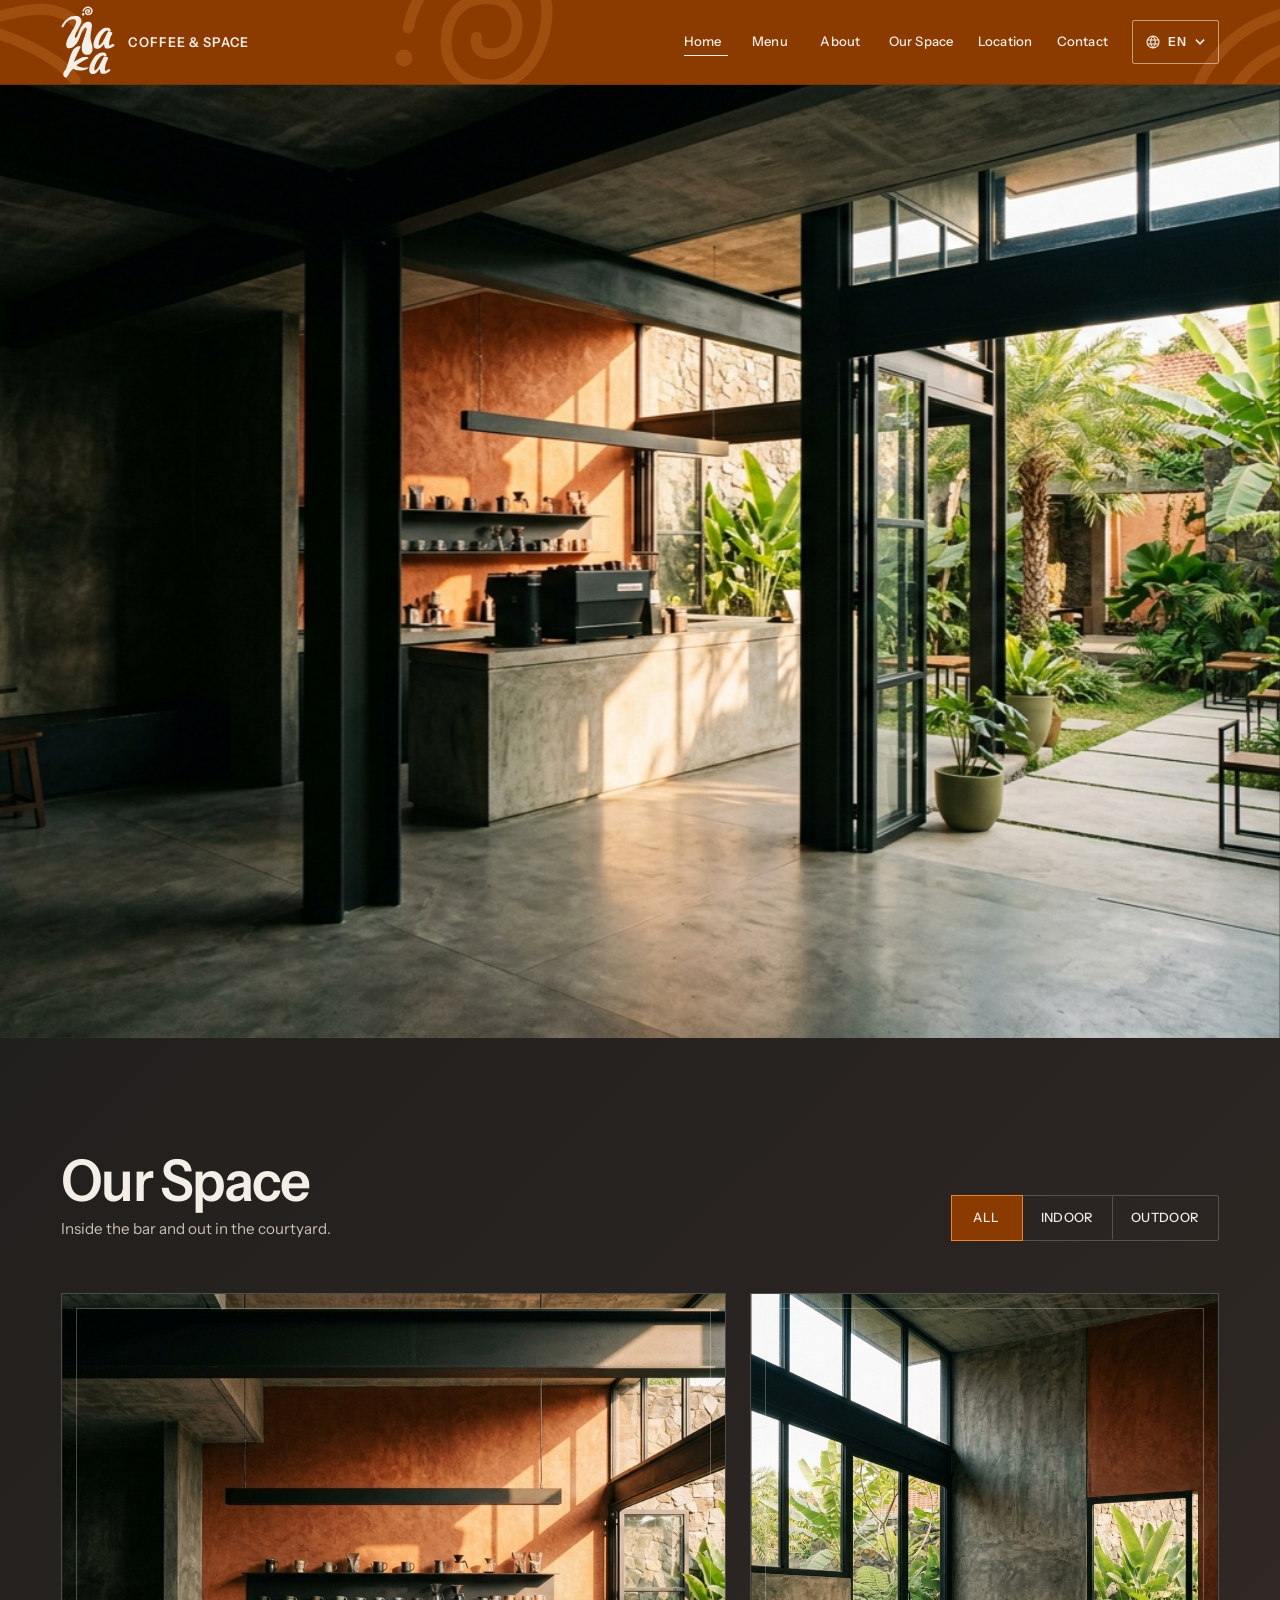
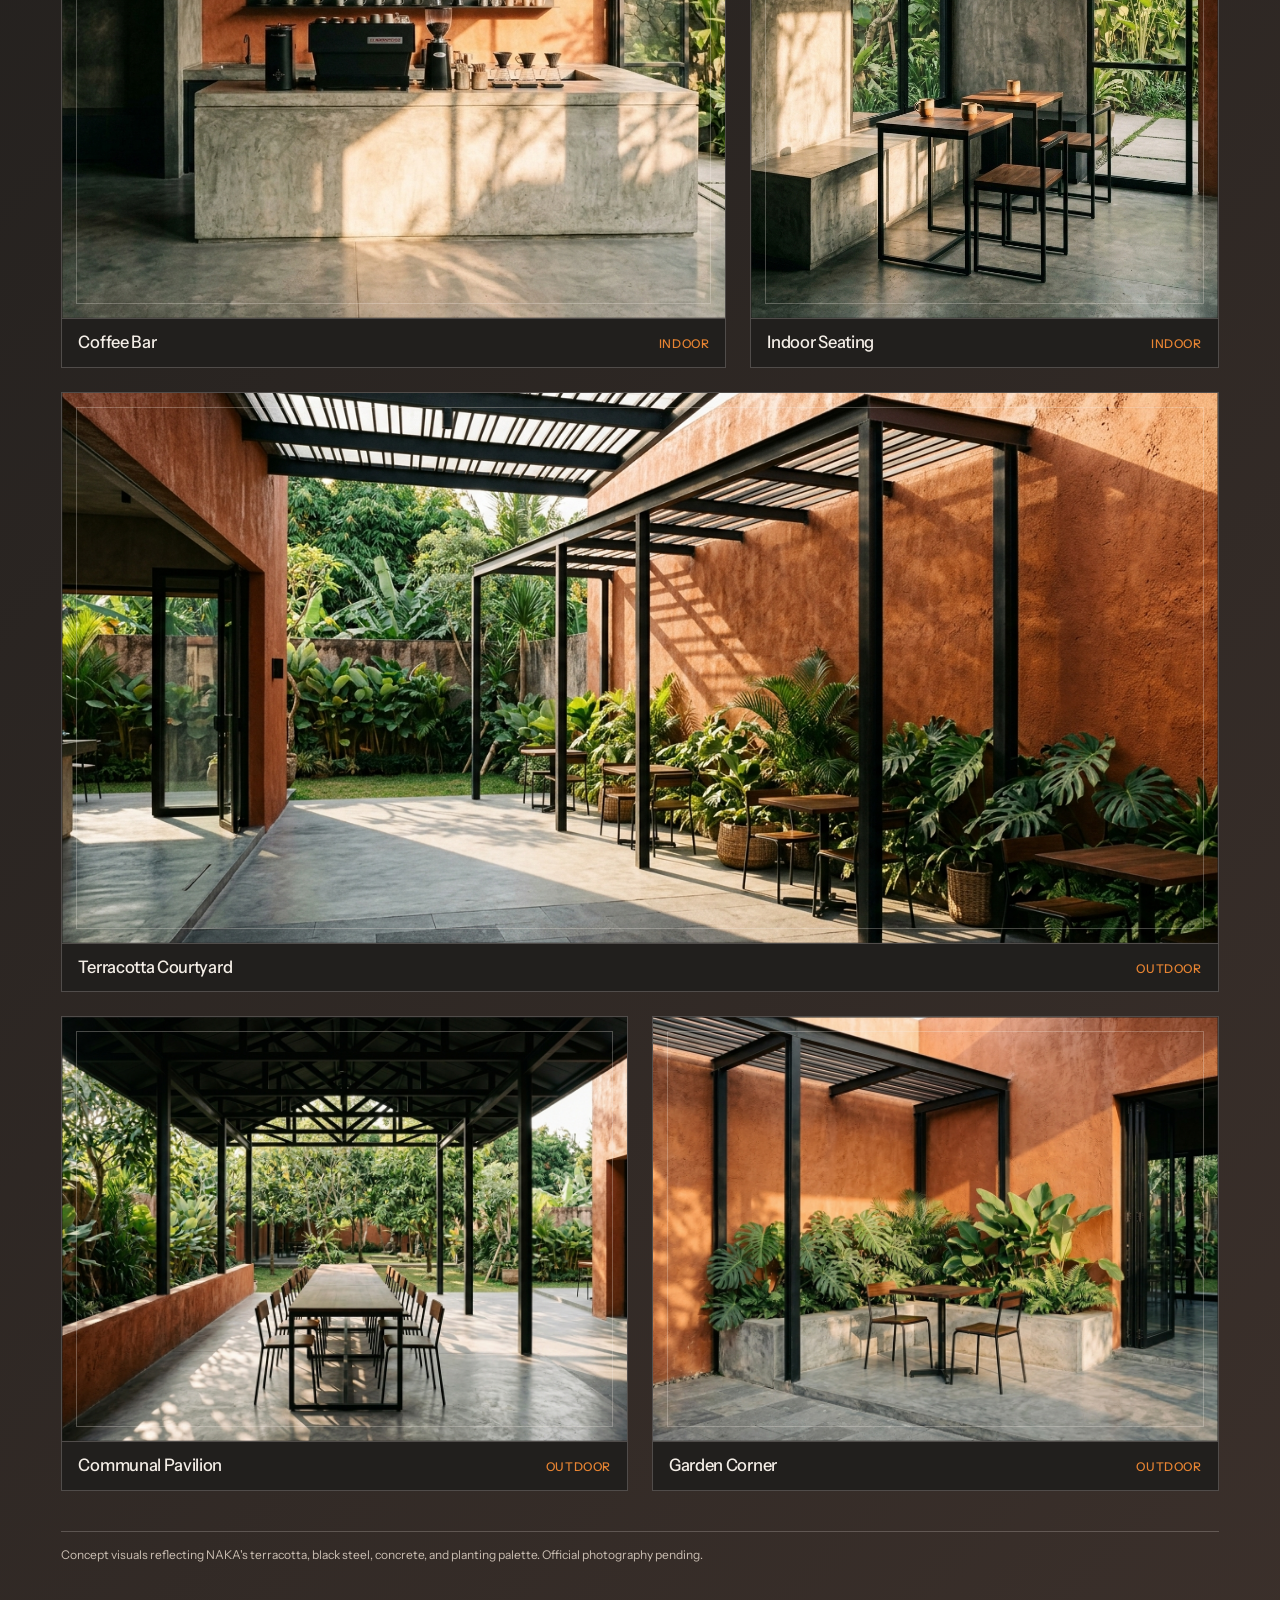
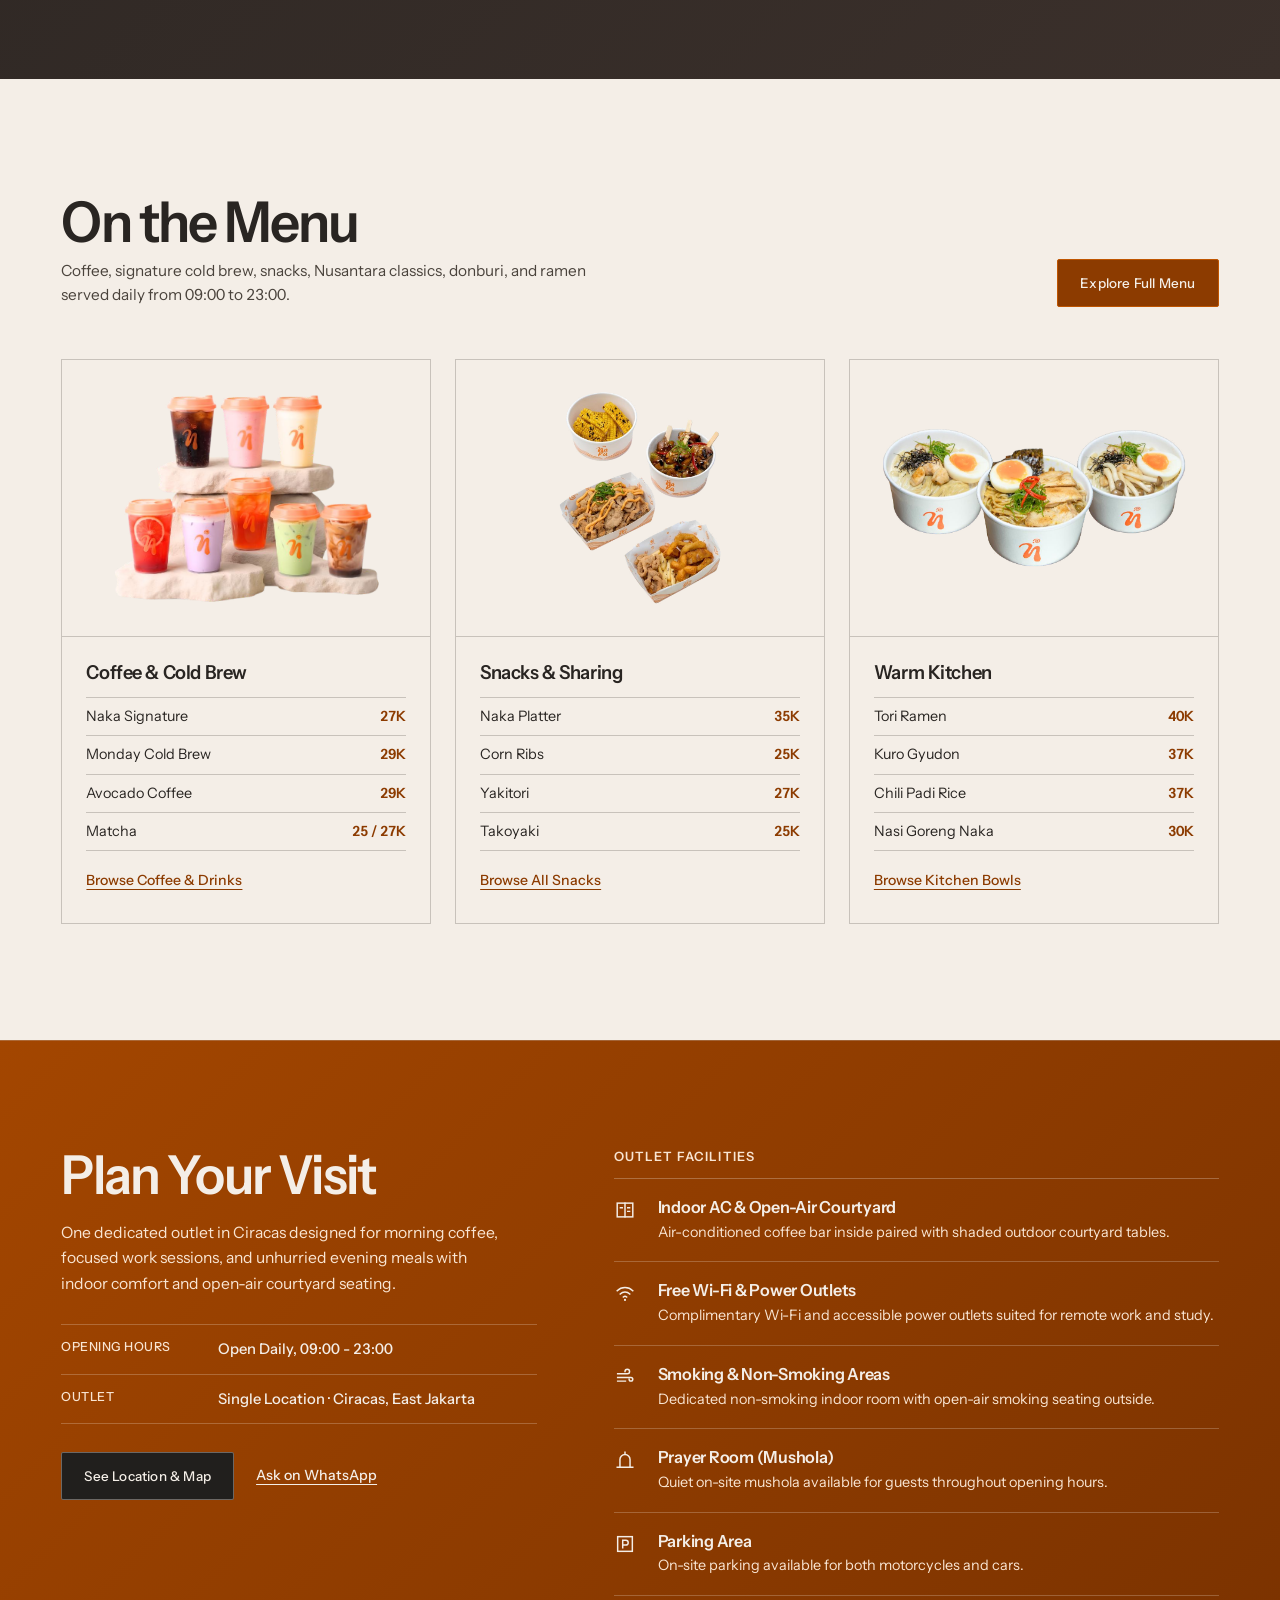
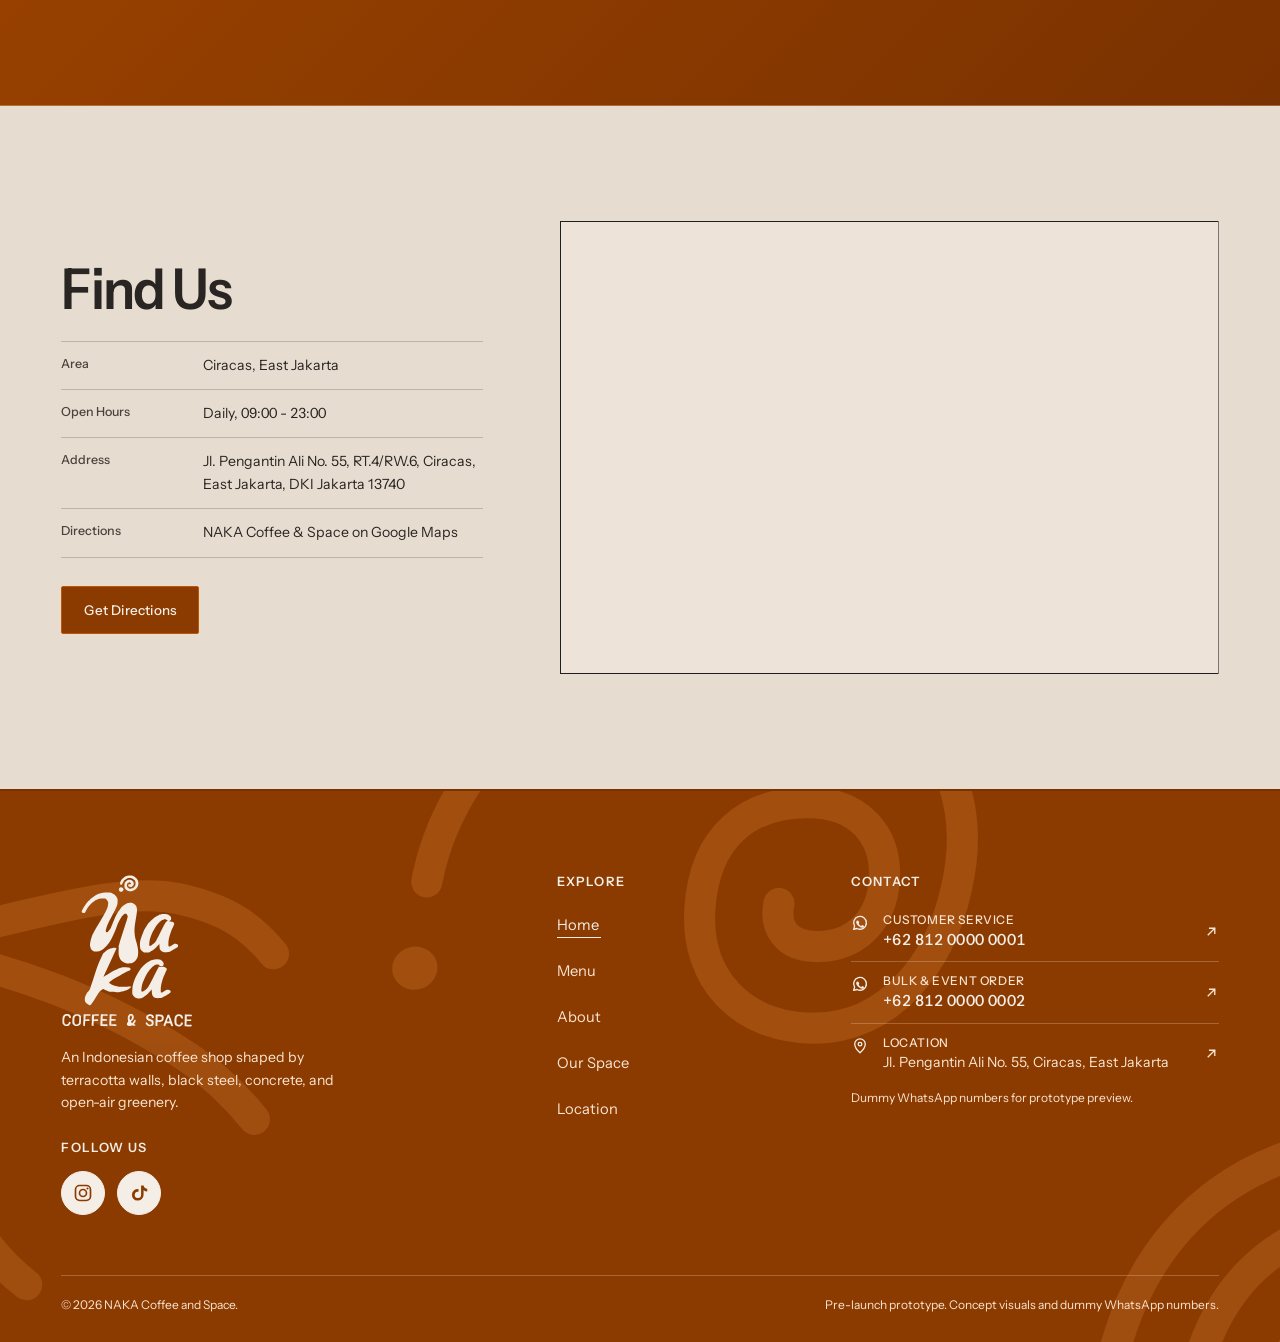
<file: index.html>
<!DOCTYPE html>
<html lang="en">
<head>
  <meta charset="UTF-8">
  <meta name="viewport" content="width=device-width, initial-scale=1.0">
  <meta name="description" content="NAKA Coffee and Space, an Indonesian coffee shop shaped by terracotta walls, black steel, concrete, and open-air greenery.">
  <meta name="theme-color" content="#8C3B00">
  <title>NAKA Coffee and Space</title>
  <link rel="icon" type="image/svg+xml" href="assets/images/favicon.svg">
  <script>document.documentElement.classList.add('has-js');try{var l=(new URLSearchParams(location.search).get('lang')||localStorage.getItem('naka-lang')||'').toLowerCase();if(l==='id'){document.documentElement.lang='id';document.documentElement.dataset.lang='id';}}catch(e){}</script>
  <link rel="preload" href="assets/fonts/instrument-sans-latin.woff2" as="font" type="font/woff2" crossorigin>
  <link rel="stylesheet" href="assets/css/styles.css">
  <noscript>
    <style>
      .site-header { position: static; background: var(--color-brand-ink); color: var(--color-cream); }
      .menu-toggle, .lang-dropdown, .lang-switch { display: none; }
      .hero-stage { padding-top: 0; }
      .hero-photo { height: clamp(500px, 100svh, 900px); }
      @media (max-width: 960px) {
        .header-inner { flex-wrap: wrap; padding-block: 16px; }
        .header-actions { width: 100%; }
        .primary-nav { display: flex; flex-wrap: wrap; width: 100%; gap: 8px 20px; margin-top: 12px; }
        .primary-nav a { font-size: 0.82rem; }
      }
    </style>
  </noscript>
</head>
<body data-page="home">
  <svg class="sr-only" aria-hidden="true" focusable="false">
    <symbol id="naka-emblem-stacked" viewBox="0 0 150.1 200">
      <path fill-rule="evenodd" d="M88 14.1C87.8 15.4 87.2 17.9 86.5 19.4C85.7 20.8 84.4 22.3 83.3 23.2C82.1 24.1 80.7 24.9 79.2 25.2C77.6 25.6 75.3 25.7 73.9 25.5C72.4 25.4 71.2 24.7 70.3 24.1C69.3 23.5 68.5 22.5 67.9 21.7C67.4 20.9 66.9 20.4 66.8 19C66.6 17.7 66.8 14.7 67.1 13.4C67.4 12.1 67.8 11.8 68.5 11.1C69.3 10.3 70.7 9.2 71.8 8.7C72.9 8.3 74.3 8 75.3 8.1C76.4 8.2 77.5 8.6 78.3 9.3C79.2 10 80.3 11.6 80.7 12.6C81.1 13.6 80.8 14.9 80.7 15.6C80.6 16.3 80.7 16.2 80.1 16.8C79.5 17.4 78.2 18.9 77.1 19.2C76.1 19.4 74.2 18.8 73.5 18.6C72.8 18.3 72.7 17.8 72.6 17.3C72.4 16.9 72.4 16.4 72.6 16C72.7 15.7 72.9 15.2 73.5 15.1C74.1 15 75.7 15.2 76.3 15.1C76.8 14.9 77 14.2 76.9 14.1C76.9 14 75.9 12.5 75.4 12.2C74.9 11.9 74.3 11.9 73.6 12.2C72.9 12.5 71.6 13.1 71.1 14C70.6 14.9 70.4 16.6 70.5 17.6C70.6 18.5 71.2 19.4 71.7 20C72.2 20.6 73.1 21.2 73.8 21.5C74.5 21.8 75.1 21.8 75.9 21.8C76.7 21.7 77.8 21.8 78.9 21.2C79.9 20.6 81.9 18.8 82.7 18C83.5 17.1 83.5 16.5 83.6 15.6C83.7 14.6 83.8 13.1 83.6 12C83.4 10.9 83.1 9.7 82.1 8.8C81.1 7.8 78.8 6.3 77.4 5.8C76.1 5.3 74.9 5.5 73.8 5.5C72.8 5.6 72.2 5.5 70.9 6.1C69.6 6.8 67.2 8.1 65.9 9.6C64.7 11.1 63.7 14.4 62.9 15.4C62.1 16.3 61.5 15.8 61.1 15.7C60.6 15.6 60.2 15.3 60.1 14.8C60 14.2 60 13.2 60.4 12C60.8 10.9 61.6 9 62.7 7.6C63.8 6.2 66 4.4 67.4 3.5C68.8 2.6 70 2.3 71.5 2C73 1.8 75.2 1.6 76.8 1.7C78.4 1.9 80 2.4 81.5 3.2C83 4 84.9 5.7 85.9 7C86.9 8.3 87.3 10 87.7 11.1C88 12.3 88.1 12.7 88 14.1Z M65.3 22.6C65.5 23.3 65.4 23.7 65 24.3C64.6 24.9 63.7 26.1 62.9 26.4C62.1 26.7 60.6 26.5 59.9 26.1C59.1 25.7 58.5 24.8 58.3 24.1C58.2 23.3 58.3 22.2 58.6 21.5C59 20.9 59.9 19.9 60.8 19.7C61.6 19.6 63.1 19.9 63.8 20.3C64.5 20.8 65.1 22 65.3 22.6Z M83.4 131.5C82.2 132.9 80.4 134 79.2 134.7C78 135.3 77.3 135.4 76 135.6C74.6 135.7 72.2 135.7 70.7 135.6C69.1 135.4 67.5 134.9 66.3 134.4C65 133.8 63.6 132.7 62.7 132C61.9 131.3 61.7 131.5 61 130C60.2 128.5 58.5 125.6 58.1 122.7C57.6 119.7 57.9 114.3 58.1 111.6C58.2 108.8 56.9 112.5 58.9 105.5C61 98.5 68.9 74.7 70.8 67.8C72.8 61 71.2 63.9 71.1 62.8C71.1 61.7 70.8 61.4 70.5 61C70.2 60.6 69.8 60.2 69.3 60.1C68.8 59.9 68 59.9 67.4 60.1C66.9 60.3 66.6 60.3 65.6 61.3C64.7 62.2 63 63.7 61.6 65.9C60.1 68.2 58.1 72 56.6 75.2C55.2 78.5 54.2 82.3 52.5 86.1C50.9 90 48.4 95.7 46.4 99.2C44.5 102.7 42.2 105.7 40.3 107.9C38.4 110.2 36.5 112 34.5 113.5C32.5 114.9 30 116.4 27.8 117C25.6 117.6 22.2 117.4 20.7 117.3C19.2 117.2 19.3 116.8 18.6 116.4C17.9 115.9 16.9 115.4 16.3 114.3C15.6 113.2 14.8 111.2 14.5 109.6C14.2 108 14.1 106.6 14.5 104.3C14.9 102 15.9 98.1 16.8 95.3C17.8 92.5 17.6 92.4 20.6 86.9C23.7 81.3 32.8 66.3 36 60.6C39.2 54.9 39.7 53.4 40.6 51C41.6 48.7 41.6 47.5 41.8 46C42 44.6 42.3 43.2 41.8 41.9C41.3 40.5 39.5 38.3 38.6 37.5C37.6 36.6 37.5 36.6 35.9 36.6C34.2 36.5 30.6 36.6 28.3 37.2C25.9 37.8 22.9 39.5 21.3 40.4C19.6 41.2 19 41.9 18 42.7C17.1 43.5 16.3 44 15.1 45.3C13.9 46.7 11.8 49.1 10.5 51.1C9.1 53.2 7.6 56.8 6.6 58C5.7 59.3 5.4 58.8 4.8 58.9C4.2 59 3.4 59.1 2.9 58.6C2.5 58.1 1 57.8 1.8 55.8C2.5 53.8 5.9 48.4 7.6 45.9C9.3 43.4 11.4 41 12.2 40.1C13.1 39.1 12.5 40.5 13 40C13.5 39.6 14.5 38 15.4 37.2C16.4 36.3 17.3 35.8 18.8 34.8C20.3 33.8 23.1 31.8 25 30.8C26.9 29.8 28.7 29.3 30.6 28.7C32.5 28.2 34.9 27.8 37 27.6C39.1 27.4 42.1 27.4 43.7 27.6C45.3 27.7 46 27.9 47.2 28.5C48.5 29 50.2 30 51.3 30.8C52.5 31.6 53.6 32.8 54.3 33.7C55 34.6 55.4 35.6 55.7 36.4C56 37.1 56.3 37 56.3 38.4C56.4 39.9 56.5 43 56 45.2C55.6 47.4 55.4 47.9 53.4 52.2C51.4 56.4 45.5 67.2 43.3 71.8C41 76.3 40.3 78.6 39.5 80.8C38.7 82.9 38.5 84.1 38.3 85.2C38.2 86.3 38.5 87.1 38.6 87.6C38.8 88.1 38.8 88.3 39.3 88.2C39.8 88.2 41 88 41.8 87.3C42.5 86.7 43.3 85.5 44.1 84.4C44.8 83.3 44.8 83.9 46.4 80.3C48.1 76.7 52.1 66.3 54.3 61.9C56.5 57.5 58.7 54.8 60.4 52.6C62.1 50.3 63.4 49.1 64.8 47.9C66.1 46.7 67.5 45.7 68.9 45C70.2 44.3 71.2 43.7 73 43.5C74.7 43.4 78 43.3 79.7 43.8C81.5 44.4 82.9 45.8 83.9 47.1C84.8 48.3 85.3 49.7 85.6 51.5C85.9 53.3 86.1 53.8 85.6 58.2C85.1 62.6 83 74.3 82.4 79.1C81.9 83.9 82 85.2 82.1 88.1C82.3 91.1 82.6 94.1 83.3 97.4C84 100.8 85.8 105.7 86.5 108.9C87.2 112.2 87.6 115.3 87.7 118C87.7 120.7 87.5 123.7 86.8 125.9C86.1 128 84.6 130.1 83.4 131.5Z M135.3 62.6C136.3 63.3 137.2 64.4 137.6 65.4C138 66.5 137.9 68.4 137.6 69.3C137.2 70.2 135.7 70.5 135.3 70.9C134.9 71.2 135.1 71.6 135.3 71.6C135.5 71.7 138.6 71.8 139.5 72C140.4 72.2 140.6 72.5 141 72.9C141.5 73.2 142 73.5 142.2 74.1C142.4 74.7 142.9 74.9 142.2 76.8C141.6 78.6 139.3 82.9 138.2 85.7C137.1 88.5 136 91.8 135.3 94.4C134.6 97 134 99.7 133.8 102C133.6 104.3 133.7 107.5 133.8 108.8C133.9 110 134.1 109.6 134.5 109.7C134.8 109.9 134.9 110.3 136 109.7C137.2 109.2 140.1 106.9 141.7 106.3C143.3 105.7 144.9 105.8 145.9 106C146.9 106.1 147.6 106.6 148 107.2C148.4 107.8 148.7 108.9 148.3 109.7C147.9 110.5 147.2 111.1 145.4 112.3C143.6 113.5 139.4 116 137.2 117C135 117.9 133.3 118.2 131.7 118.4C130 118.7 128.3 118.6 127 118.4C125.7 118.2 124.3 117.8 123.4 117.2C122.5 116.7 121.8 115.6 121.4 114.9C120.9 114.2 120.7 114.2 120.5 112.8C120.2 111.5 119.9 106.6 119.9 106.3C119.8 106.1 120.6 105.1 119.4 106.2C118.2 107.4 114.5 111.9 112.3 113.8C110.1 115.7 107.2 117.3 105.6 118.1C104 119 103.5 118.9 102.3 119C101.2 119.2 99.6 119.1 98.5 119C97.5 118.9 96.7 118.8 95.9 118.4C95 118.1 94.1 117.2 93.5 116.7C92.9 116.2 92.5 116 92 115.2C91.6 114.3 90.8 113.6 90.6 111.4C90.4 109.1 90.1 104.9 90.9 101.1C91.7 97.3 94.2 91 95.5 87.7C96.9 84.4 98 82.7 99.3 80.5C100.6 78.3 101.6 76.4 103.7 74.1C105.7 71.7 109.7 67.8 112.1 65.9C114.5 64 117.1 63 118.8 62.1C120.5 61.3 120.9 60.9 122.9 60.7C124.9 60.4 129.4 60.4 131.4 60.7C133.3 61 134.3 61.8 135.3 62.6Z M105.5 108.9C105.8 109 105.8 109.2 106.5 108.8C107.1 108.5 108 108.1 109.4 106.8C110.8 105.5 112.1 105.9 115.2 100.7C118.3 95.4 126 78.8 128.9 74.1C131.8 69.4 133.4 71.5 133.5 71.3C133.6 71.2 131.9 70 131.2 69.5C130.5 69 129.6 68.4 129.1 68.2C128.6 68 128.8 67.9 127.8 68.2C126.9 68.5 124.7 69.2 123.1 70.3C121.6 71.3 119.8 73.1 118.2 74.9C116.5 76.8 114.6 79.3 112.9 81.9C111.3 84.6 109.2 88.7 108 91.5C106.8 94.3 105.9 97 105.4 99.7C104.8 102.3 104.5 106.4 104.5 107.9C104.5 109.3 105.2 108.7 105.5 108.9Z M54.3 113.6C51.2 120.3 36.1 153.3 35.4 154.9C34.7 156.6 34.3 156.2 36.5 155C38.7 153.8 45.4 149.5 49.1 147.5C52.9 145.5 57.3 143.5 59.9 142.5C62.4 141.6 63 141.5 65.1 141.4C67.3 141.3 71.6 141.6 73.4 142C75.1 142.3 75.6 143.3 76 143.8C76.5 144.3 76.2 144.7 76 145.1C75.9 145.4 76.7 145.2 75.1 146C73.6 146.8 70 148.2 66.5 150.1C63.1 152 56.9 155.6 53.5 157.6C50 159.7 46.6 161.9 45 163.2C43.5 164.4 43.4 165.1 43.5 165.3C43.7 165.5 46.7 167.5 48.5 168.3C50.4 169.2 53.1 169.9 55.2 170.4C57.4 170.9 58.7 171.2 62 171.3C65.2 171.3 73 170.7 75.3 170.7C77.7 170.7 76.4 171.1 76.6 171.3C76.8 171.5 77.1 171.6 76.6 172.1C76.1 172.6 74.9 173.6 73.4 174.4C71.9 175.3 69.8 176.6 67.3 177.3C64.7 178.1 60.8 179.2 57.3 179.4C53.9 179.6 48.1 179 45.7 178.8C43.2 178.6 43.5 178.6 41.9 177.9C40.2 177.3 36.6 175.3 35.3 174.8C34 174.3 34.6 174.3 33.7 174.8C32.9 175.2 31.2 176.4 29.9 177.7C28.7 179 28.1 179.6 25.9 182.9C23.6 186.2 18.3 195.9 15.9 198.2C13.6 200.6 12.2 197.9 11.1 197.7C10.1 197.4 9.9 196.8 9.4 196.5C8.9 196.2 8.6 196.2 8.2 195.6C7.7 195 6.9 194.3 6.7 192.9C6.4 191.6 6.2 189 6.7 187C7.1 185.1 8.3 182.9 9.6 180.6C10.9 178.4 12.2 179.5 14.8 172.9C17.4 166.4 22.9 147.7 25.8 139.7C28.8 131.7 31.6 126.3 33.1 123.1C34.6 120 33.7 121.3 35.2 119.9C36.6 118.5 39.7 115.6 41.9 114.4C44.1 113.1 47.1 112.4 48.9 112C50.7 111.7 52.4 111.9 53.3 112.1C54.2 112.2 54.5 112.9 54.5 113C54.6 113 57.3 106.9 54.3 113.6Z M124.9 132.6C125.6 133.5 126 134.3 126.3 135.1C126.5 135.9 126.5 137.1 126.3 137.8C126.1 138.5 125.9 139.3 125.1 139.6C124.2 139.9 122.2 140 121.1 139.6C120 139.2 119.5 137.6 118.3 137.3C117.1 137 115 137.3 113.6 137.9C112.1 138.5 111.1 139.2 109.5 140.8C107.8 142.4 104.9 145.9 103.4 147.8C101.9 149.7 101.5 150.1 100.2 152.8C98.8 155.4 96.1 161 94.9 164.1C93.8 167.1 93.3 169.8 92.9 171.9C92.5 174.1 92.5 176.5 92.6 177.6C92.7 178.6 93.1 178.4 93.6 178.5C94 178.6 93.8 179.5 95.5 178.2C97.1 176.9 100 176 103.6 170.3C107.2 164.7 115.2 147.5 117.9 142.9C120.6 138.2 119.5 141.4 120.6 141.1C121.6 140.7 123.5 140.7 124.7 140.8C125.9 140.8 127.4 141.1 128.2 141.4C129 141.6 129.3 141.9 129.7 142.3C130.1 142.6 130.7 142.9 130.9 143.5C131.1 144 131.7 143.3 130.9 145.6C130.1 147.9 126.9 154.5 125.7 157.7C124.5 160.9 123.9 163.3 123.4 165.6C122.8 167.8 122.4 169.8 122.2 172C122 174.1 122.1 177.7 122.2 179C122.4 180.3 122.8 179.9 123.2 180C123.6 180.1 123.6 180.3 124.7 179.7C125.9 179.1 128.8 176.8 130.4 176.2C132 175.6 133.6 175.8 134.6 175.9C135.6 176.1 136.4 176.5 136.7 177.1C137 177.8 137.7 178.7 136.7 179.9C135.7 181.1 132.2 183.4 130.3 184.6C128.3 185.8 126 186.9 124.5 187.5C123 188.1 122.5 188.2 120.9 188.4C119.4 188.5 116.2 188.6 114.8 188.4C113.3 188.2 112.6 187.7 111.8 187.2C111 186.7 110.5 185.9 110 185.1C109.6 184.4 109.1 183.9 108.9 182.5C108.6 181 108.3 176.3 108.3 176C108.2 175.7 108.7 174.7 107.5 175.9C106.3 177.1 102.7 181.6 100.7 183.4C98.7 185.3 96.3 186.7 94.9 187.5C93.4 188.3 92.8 188.4 91.6 188.7C90.5 188.9 89 189.1 87.8 189C86.6 188.9 84.9 188.5 84 188.1C83 187.7 82.7 187.3 82 186.6C81.2 185.9 80.1 184.7 79.5 183.7C79 182.6 78.7 182.4 78.7 180.2C78.6 178 78.8 172.8 79.2 169.9C79.7 167 80.8 164.3 81.6 162C82.4 159.8 82.7 158.8 84.2 155.9C85.7 153.1 89.4 147 91.2 144.3C93 141.6 94.2 140.5 95.5 139.1C96.9 137.7 97.7 136.9 99.6 135.6C101.6 134.3 105.5 131.9 107.8 130.9C110 129.9 111.8 129.7 113.6 129.5C115.5 129.2 117.9 129.4 119.2 129.5C120.4 129.6 120.6 129.5 121.6 130.1C122.5 130.6 124.1 131.8 124.9 132.6Z"/>
    </symbol>
    <symbol id="naka-logo-stacked" viewBox="0 0 260 302.3">
      <path class="naka-logo__emblem" fill-rule="evenodd" d="M151.9 18.9C151.6 20.6 151 23.8 150 25.7C149 27.6 147.4 29.4 145.8 30.6C144.3 31.9 142.5 32.8 140.5 33.3C138.6 33.8 135.5 33.9 133.7 33.7C131.9 33.4 130.3 32.6 129.1 31.8C127.9 31 126.8 29.8 126.1 28.7C125.4 27.7 124.8 27 124.6 25.3C124.4 23.6 124.6 19.7 125 18C125.3 16.4 125.9 16 126.9 15C127.8 14.1 129.6 12.6 131 12C132.4 11.4 134.3 11.1 135.6 11.2C137 11.3 138.4 11.8 139.5 12.8C140.6 13.7 142 15.7 142.5 17C143 18.2 142.7 20 142.5 20.8C142.4 21.7 142.5 21.7 141.7 22.4C141 23.1 139.3 25.1 137.9 25.4C136.6 25.8 134.2 25 133.2 24.7C132.3 24.3 132.3 23.6 132.1 23.1C131.9 22.6 131.9 21.8 132.1 21.4C132.3 20.9 132.5 20.4 133.3 20.2C134.1 20 136.1 20.4 136.8 20.2C137.5 20 137.7 19.1 137.7 18.9C137.6 18.8 136.4 16.9 135.7 16.5C135 16.1 134.2 16.1 133.3 16.5C132.5 16.8 130.8 17.7 130.2 18.8C129.6 19.9 129.3 22.2 129.4 23.4C129.6 24.6 130.3 25.7 131 26.5C131.6 27.3 132.8 28 133.6 28.4C134.5 28.8 135.3 28.9 136.4 28.8C137.4 28.7 138.8 28.8 140.2 28.1C141.6 27.3 144.1 25 145.1 23.9C146.1 22.7 146.1 22.1 146.3 20.8C146.5 19.6 146.6 17.6 146.3 16.2C146 14.8 145.6 13.3 144.4 12C143.1 10.8 140 8.9 138.3 8.2C136.6 7.6 135 7.8 133.7 7.9C132.3 7.9 131.5 7.8 129.9 8.6C128.3 9.5 125.2 11.2 123.5 13.1C121.9 15 120.6 19.3 119.6 20.6C118.6 21.8 117.8 21.1 117.2 20.9C116.6 20.8 116.1 20.5 116 19.8C115.9 19 115.8 17.7 116.3 16.3C116.9 14.8 117.9 12.3 119.4 10.5C120.8 8.8 123.6 6.4 125.4 5.3C127.2 4.1 128.7 3.7 130.7 3.4C132.6 3 135.4 2.8 137.5 3C139.6 3.2 141.7 3.8 143.6 4.9C145.4 6 148 8.2 149.2 9.8C150.5 11.4 151.1 13.6 151.5 15.1C151.9 16.5 152.1 17.2 151.9 18.9Z M122.7 29.9C122.9 30.7 122.8 31.3 122.3 32.1C121.8 32.9 120.6 34.4 119.6 34.8C118.5 35.2 116.6 34.9 115.7 34.4C114.7 33.9 114 32.7 113.7 31.8C113.5 30.8 113.6 29.4 114.1 28.5C114.6 27.6 115.8 26.4 116.8 26.2C117.9 25.9 119.8 26.4 120.8 27C121.7 27.6 122.5 29.1 122.7 29.9Z M146 170.2C144.4 172 142.1 173.5 140.6 174.3C139 175.1 138.2 175.3 136.4 175.4C134.7 175.6 131.6 175.7 129.6 175.5C127.6 175.2 125.5 174.7 123.9 173.9C122.3 173.2 120.5 171.8 119.4 170.9C118.3 170 118.1 170.2 117.1 168.3C116.2 166.4 114 162.7 113.4 158.9C112.8 155.1 113.2 148.1 113.4 144.6C113.5 141 111.8 145.7 114.5 136.7C117.1 127.6 127.3 97 129.8 88.2C132.3 79.4 130.2 83.1 130.2 81.7C130.1 80.3 129.8 79.9 129.4 79.4C129 78.8 128.5 78.4 127.8 78.2C127.2 78 126.2 77.9 125.4 78.2C124.7 78.4 124.3 78.5 123.1 79.7C121.9 80.9 119.7 82.8 117.9 85.7C116 88.6 113.4 93.6 111.5 97.7C109.6 101.9 108.3 106.8 106.2 111.8C104.1 116.7 100.9 124.1 98.4 128.6C95.9 133.1 93 136.9 90.5 139.9C88 142.8 85.6 145.1 83 147C80.4 148.9 77.2 150.7 74.3 151.5C71.5 152.3 67.1 152 65.2 151.9C63.3 151.8 63.4 151.3 62.5 150.7C61.6 150.1 60.4 149.5 59.5 148.1C58.7 146.7 57.6 144.1 57.2 142C56.9 140 56.8 138.2 57.2 135.2C57.7 132.3 59 127.1 60.2 123.5C61.5 119.9 61.2 119.8 65.1 112.7C69.1 105.5 80.8 86.2 84.9 78.8C89 71.5 89.7 69.5 90.9 66.5C92.1 63.5 92.2 62 92.4 60.1C92.6 58.2 93.1 56.5 92.4 54.7C91.7 52.9 89.4 50.1 88.2 49C87 48 86.9 47.9 84.8 47.9C82.6 47.8 78 47.9 74.9 48.6C71.9 49.4 68 51.6 65.9 52.8C63.8 53.9 63.1 54.8 61.8 55.8C60.5 56.8 59.6 57.4 58 59.2C56.5 60.9 53.8 64 52 66.6C50.3 69.3 48.3 73.9 47.1 75.5C45.9 77.1 45.5 76.6 44.8 76.7C44 76.8 43 76.9 42.3 76.3C41.7 75.6 39.8 75.3 40.8 72.7C41.7 70 46.1 63.2 48.3 59.9C50.5 56.7 53.2 53.6 54.3 52.4C55.4 51.2 54.7 52.9 55.3 52.3C56 51.7 57.2 49.7 58.4 48.7C59.6 47.6 60.8 46.9 62.8 45.6C64.7 44.3 68.4 41.7 70.8 40.4C73.2 39.2 75.5 38.5 77.9 37.8C80.4 37.1 83.5 36.5 86.2 36.3C88.9 36 92.7 36.1 94.9 36.3C97 36.5 97.9 36.8 99.4 37.4C101 38.1 103.2 39.4 104.7 40.4C106.1 41.5 107.5 43.1 108.5 44.2C109.4 45.3 109.9 46.6 110.3 47.6C110.8 48.6 111 48.5 111.1 50.3C111.2 52.1 111.3 56.2 110.7 59C110.1 61.8 110 62.5 107.3 68C104.7 73.5 97.2 87.3 94.3 93.2C91.4 99.1 90.4 102.1 89.4 104.8C88.4 107.6 88.1 109.1 87.9 110.5C87.7 111.9 88.1 113 88.3 113.6C88.5 114.2 88.5 114.5 89.2 114.5C89.8 114.4 91.4 114.1 92.3 113.3C93.3 112.5 94.4 111 95.4 109.6C96.3 108.1 96.3 108.9 98.4 104.3C100.5 99.6 105.6 86.2 108.5 80.5C111.4 74.8 114.2 71.4 116.4 68.5C118.5 65.6 120.3 64.1 122 62.5C123.8 60.9 125.6 59.7 127.3 58.8C129 57.8 130.4 57.1 132.6 56.9C134.8 56.6 139 56.5 141.3 57.2C143.5 58 145.4 59.8 146.6 61.4C147.8 63 148.5 64.8 148.9 67.1C149.3 69.4 149.5 70.1 148.9 75.8C148.2 81.5 145.5 96.5 144.8 102.7C144.1 108.8 144.2 110.5 144.4 114.3C144.6 118.1 145 122 145.9 126.3C146.8 130.6 149.1 136.9 150 141.2C150.9 145.4 151.5 149.4 151.5 152.8C151.6 156.3 151.3 160.2 150.4 163C149.5 165.8 147.6 168.4 146 170.2Z M212.9 81.4C214.1 82.4 215.4 83.7 215.9 85.1C216.3 86.5 216.3 89 215.8 90.1C215.4 91.2 213.4 91.6 212.9 92.1C212.4 92.6 212.7 93 212.9 93.1C213.1 93.1 217.2 93.3 218.4 93.5C219.5 93.8 219.7 94.2 220.3 94.7C220.8 95.1 221.6 95.5 221.8 96.3C222.1 97.1 222.7 97.3 221.8 99.7C221 102.1 218.1 107.6 216.6 111.2C215.2 114.8 213.8 119.1 212.9 122.5C212 125.8 211.3 129.3 211 132.2C210.7 135.2 210.9 139.3 211 140.9C211.1 142.5 211.4 141.9 211.8 142.1C212.3 142.3 212.4 142.9 213.9 142.2C215.4 141.4 219.2 138.5 221.2 137.7C223.2 136.9 225.2 137.1 226.5 137.3C227.8 137.5 228.8 138.1 229.3 138.8C229.8 139.6 230.2 141 229.7 142.1C229.1 143.2 228.2 144 225.9 145.5C223.6 147 218.2 150.2 215.4 151.5C212.6 152.8 210.4 153.1 208.3 153.4C206.1 153.7 203.9 153.6 202.2 153.4C200.5 153.1 198.7 152.6 197.6 151.8C196.4 151.1 195.5 149.7 194.9 148.8C194.3 147.9 194.1 147.9 193.8 146.2C193.5 144.4 193.1 138.1 193 137.8C193 137.5 194 136.1 192.5 137.7C190.9 139.2 186.1 144.9 183.3 147.4C180.4 149.8 176.7 151.9 174.6 153C172.6 154.1 171.9 153.9 170.4 154.1C169 154.3 166.9 154.3 165.5 154.1C164.2 154 163.1 153.8 162.1 153.4C161 152.9 159.8 151.8 159 151.2C158.2 150.5 157.7 150.3 157.1 149.2C156.5 148.1 155.5 147.2 155.3 144.3C155 141.4 154.6 135.9 155.6 131.1C156.7 126.2 159.9 118.1 161.6 113.8C163.4 109.6 164.8 107.3 166.5 104.5C168.2 101.6 169.5 99.2 172.1 96.2C174.8 93.2 179.9 88.2 183 85.7C186.1 83.2 189.4 81.9 191.6 80.8C193.9 79.7 194.3 79.2 196.9 78.9C199.5 78.6 205.3 78.5 207.8 78.9C210.4 79.3 211.6 80.4 212.9 81.4Z M174.5 141C174.9 141.2 174.9 141.4 175.7 141C176.5 140.6 177.7 140.1 179.5 138.4C181.3 136.7 183 137.3 187 130.5C191 123.8 200.9 102.3 204.7 96.2C208.4 90.2 210.5 92.9 210.6 92.7C210.7 92.5 208.5 91 207.6 90.3C206.7 89.7 205.6 88.9 204.9 88.7C204.2 88.4 204.5 88.2 203.3 88.7C202.1 89.1 199.2 89.9 197.2 91.3C195.2 92.7 192.9 94.9 190.8 97.3C188.7 99.7 186.2 102.9 184.1 106.3C182 109.7 179.3 115 177.7 118.7C176.2 122.3 175.1 125.8 174.3 129.2C173.6 132.6 173.2 137.9 173.2 139.8C173.2 141.6 174.1 140.8 174.5 141Z M108.5 147.2C104.5 155.8 85.1 198.3 84.2 200.4C83.3 202.6 82.8 202 85.6 200.5C88.4 199 97 193.4 101.8 190.8C106.7 188.2 112.4 185.7 115.7 184.4C119 183.2 119.7 183.1 122.5 182.9C125.3 182.8 130.8 183.2 133.1 183.7C135.3 184.2 136 185.4 136.5 186C137.1 186.7 136.7 187.3 136.5 187.7C136.3 188.2 137.3 187.9 135.4 188.9C133.4 189.9 128.8 191.8 124.3 194.2C119.8 196.6 111.9 201.2 107.4 203.9C103 206.6 98.6 209.4 96.6 211C94.5 212.6 94.5 213.6 94.6 213.8C94.8 214.1 98.7 216.7 101.1 217.7C103.5 218.8 107 219.7 109.7 220.3C112.5 220.9 114.2 221.4 118.4 221.5C122.5 221.5 132.6 220.7 135.6 220.7C138.7 220.7 137 221.2 137.3 221.5C137.5 221.8 137.9 221.9 137.3 222.5C136.6 223.1 135 224.5 133.1 225.6C131.2 226.7 128.5 228.3 125.2 229.3C121.9 230.3 116.9 231.6 112.4 231.9C108 232.2 100.6 231.5 97.4 231.2C94.2 230.9 94.6 230.9 92.5 230.1C90.4 229.2 85.8 226.6 84.1 226C82.4 225.3 83.1 225.4 82 226C80.9 226.6 78.7 228.1 77.1 229.8C75.5 231.4 74.8 232.3 71.9 236.5C69 240.7 62.1 253.2 59 256.2C56 259.3 54.2 255.9 52.9 255.5C51.5 255.2 51.3 254.4 50.7 254C50.1 253.6 49.6 253.6 49 252.8C48.5 252.1 47.4 251.2 47.1 249.4C46.8 247.6 46.5 244.3 47.1 241.8C47.7 239.3 49.2 236.4 50.9 233.5C52.6 230.6 54.2 232.1 57.6 223.6C60.9 215.2 68.1 191 71.8 180.8C75.6 170.5 79.3 163.5 81.2 159.5C83.1 155.4 82 157.1 83.8 155.3C85.6 153.5 89.7 149.8 92.5 148.2C95.3 146.5 99.2 145.6 101.5 145.2C103.9 144.7 106.1 145 107.2 145.2C108.4 145.3 108.8 146.3 108.8 146.3C108.9 146.4 112.4 138.5 108.5 147.2Z M199.5 171.7C200.5 172.7 201 173.8 201.3 174.9C201.6 175.9 201.5 177.4 201.3 178.3C201 179.2 200.8 180.3 199.7 180.7C198.6 181 196 181.1 194.6 180.7C193.2 180.2 192.6 178.1 191 177.7C189.5 177.4 186.7 177.7 184.9 178.5C183.1 179.2 181.7 180.2 179.6 182.2C177.5 184.3 173.7 188.8 171.7 191.2C169.8 193.7 169.4 194.3 167.6 197.6C165.9 201 162.4 208.2 160.9 212.2C159.4 216.2 158.7 219.6 158.3 222.3C157.8 225.1 157.7 228.2 157.9 229.6C158 230.9 158.5 230.7 159.1 230.8C159.7 230.9 159.5 232.1 161.6 230.4C163.6 228.7 167.4 227.6 172.1 220.3C176.7 213 187 190.9 190.5 184.9C193.9 178.8 192.5 183 193.9 182.6C195.3 182.1 197.7 182.1 199.2 182.2C200.8 182.2 202.7 182.6 203.8 182.9C204.8 183.2 205.1 183.7 205.7 184.1C206.3 184.5 207 185 207.2 185.6C207.5 186.3 208.3 185.5 207.3 188.4C206.2 191.3 202.1 199.9 200.5 204C199 208.1 198.3 211.2 197.5 214.1C196.8 217.1 196.3 219.6 196 222.4C195.8 225.2 195.8 229.8 196 231.4C196.2 233.1 196.8 232.5 197.3 232.7C197.8 232.8 197.8 233.1 199.3 232.3C200.8 231.5 204.6 228.6 206.6 227.8C208.6 227.1 210.7 227.3 212 227.5C213.3 227.6 214.3 228.2 214.7 229C215.2 229.9 216 231.1 214.7 232.6C213.4 234.2 209 237.1 206.4 238.6C203.9 240.2 200.9 241.6 198.9 242.4C197 243.2 196.4 243.4 194.4 243.5C192.4 243.7 188.3 243.8 186.5 243.5C184.6 243.3 183.6 242.7 182.6 242C181.6 241.3 180.9 240.3 180.3 239.3C179.7 238.4 179.2 237.8 178.8 235.9C178.5 234.1 178.1 227.9 178.1 227.6C178 227.2 178.7 225.9 177.1 227.5C175.5 229 170.9 234.8 168.3 237.1C165.7 239.5 162.6 241.3 160.8 242.4C158.9 243.5 158.1 243.6 156.6 243.9C155.2 244.2 153.3 244.4 151.7 244.3C150.1 244.2 147.9 243.6 146.7 243.1C145.5 242.7 145.1 242.2 144.2 241.3C143.2 240.4 141.7 238.8 141.1 237.5C140.4 236.1 140 235.8 139.9 232.9C139.9 230.1 140.1 223.5 140.7 219.7C141.3 216 142.7 212.5 143.7 209.6C144.7 206.7 145.1 205.4 147 201.7C149 198.1 153.7 190.2 156 186.7C158.4 183.3 159.9 181.8 161.6 180C163.4 178.2 164.4 177.2 166.9 175.5C169.4 173.8 174.5 170.7 177.4 169.5C180.3 168.2 182.6 167.9 185 167.6C187.3 167.3 190.5 167.5 192.1 167.6C193.8 167.7 194 167.7 195.2 168.4C196.4 169 198.5 170.7 199.5 171.7Z"/>
      <path class="naka-logo__tagline" fill-rule="evenodd" d="M12.3 275C13.2 274.9 12.9 274.7 13.7 275C14.5 275.2 16.3 275.8 17.1 276.5C18 277.2 18.7 278.3 19.1 279.1C19.4 280 19.5 281 19.5 281.6C19.4 282.1 19 282.6 18.6 282.8C18.2 283 17.7 283.5 16.9 282.8C16.1 282.1 14.9 279 13.7 278.3C12.5 277.7 10.4 278.4 9.4 278.7C8.4 279.1 8 279.5 7.5 280.6C7 281.7 6.5 284.1 6.4 285.6C6.2 287.1 6.3 289.1 6.4 290.2C6.4 291.3 6.4 291.7 6.8 292.5C7.1 293.2 7.4 294.3 8.3 294.8C9.2 295.2 11.6 295.4 12.6 295.1C13.7 294.9 14.6 293.7 14.9 293.2C15.3 292.8 14.8 292.6 15 292.2C15.2 291.8 15.8 291 16.2 290.7C16.5 290.4 17 290.2 17.4 290.3C17.9 290.4 18.5 290.7 18.7 291.2C18.9 291.7 19.1 292.4 18.7 293.2C18.3 294.1 17 295.9 16.4 296.6C15.8 297.4 15.7 297.5 14.9 297.8C14.1 298.1 12.4 298.5 11.2 298.5C9.9 298.5 8.4 298.4 7.2 297.8C6 297.2 4.4 295.5 3.8 294.7C3.1 294 3.1 295 3 293.2C2.9 291.3 2.7 285.3 3 283C3.2 280.6 4 279.4 4.5 278.4C5.1 277.4 5.8 277 6.4 276.5C7 276 7.4 275.6 8.4 275.3C9.3 275.1 11.4 275 12.3 275Z M135.6 275C136.7 274.5 138.6 274.8 139.4 275C140.2 275.1 140.2 275.4 140.6 275.7C141 276 141.4 276.2 141.8 276.9C142.1 277.6 142.7 279.5 142.9 280.3C143.1 281.2 143.1 281.4 142.9 282.3C142.7 283.2 142.6 284.6 141.8 285.7C140.9 286.9 138.2 288.7 137.7 289.6C137.2 290.6 138.2 291.3 138.4 291.7C138.7 292.2 139 292.4 139.2 292.5C139.5 292.7 139.4 293.5 140.2 292.5C141.1 291.6 143.6 287.5 144.5 286.6C145.4 285.6 145.5 286.4 145.8 286.6C146.2 286.8 146.6 287.1 146.6 287.8C146.6 288.4 146.4 289.6 145.9 290.6C145.3 291.6 143.6 293.5 143.3 294.2C142.9 294.9 143.3 294.9 143.7 295.1C144.1 295.4 145.5 295.6 145.9 296C146.2 296.3 146.1 297 145.9 297.3C145.7 297.7 145.8 298 144.8 298C143.7 298 140.8 297.3 139.3 297.4C137.8 297.5 136.3 298.4 135.2 298.5C134 298.6 133 298.5 132.1 298.1C131.3 297.8 130.3 296.7 129.8 296.2C129.4 295.7 129.4 295.6 129.4 295C129.4 294.4 129.4 293.2 129.8 292.3C130.2 291.4 131.8 290.4 132.1 289.4C132.3 288.5 131.4 287.9 131.3 286.4C131.2 285 131.1 281.7 131.3 280.3C131.5 278.9 131.8 278.5 132.5 277.7C133.1 276.8 134.5 275.4 135.6 275Z M33.8 275.3C35.1 275.5 35.8 276 36.6 276.5C37.3 277 38.1 277.8 38.5 278.4C38.9 279 39.2 278 39.3 280.3C39.3 282.6 39.3 290.3 38.9 292.8C38.5 295.3 37.9 295 37 295.8C36.2 296.7 34.4 297.7 33.6 298.1C32.8 298.6 33 298.5 32 298.5C31.1 298.5 28.9 298.6 27.6 298.2C26.3 297.7 24.8 296.4 24 295.5C23.1 294.5 22.7 294 22.4 292.4C22.2 290.8 22.3 287.1 22.4 285.2C22.6 283.3 23 281.4 23.2 280.3C23.4 279.3 23.5 279.3 24 278.8C24.4 278.2 25.2 277.4 25.9 276.9C26.6 276.3 27.2 275.6 28.5 275.4C29.8 275.1 32.5 275.2 33.8 275.3Z M57.6 275.9C57.9 276.1 58.1 276.7 58 277.1C57.9 277.5 58.2 278.1 56.8 278.3C55.4 278.5 50.5 278.2 49.1 278.3C47.8 278.5 48.5 278.1 48.3 279.1C48.1 280.2 47.9 284 47.9 285C47.9 286 47.3 285.4 48.4 285.4C49.5 285.5 53.6 285.3 54.9 285.4C56.1 285.6 55.9 285.9 56.1 286.3C56.3 286.6 56.4 287.2 56.1 287.5C55.9 287.9 55.8 288.2 54.5 288.4C53.2 288.6 49.1 288.7 48 288.8C46.8 289 47.6 288 47.5 289.3C47.4 290.7 47.4 295.9 47.1 297.3C46.9 298.8 46.4 298.1 45.9 298.2C45.4 298.2 44.2 299.1 43.9 297.4C43.6 295.8 43.7 289.4 43.8 287.8C43.8 286.2 44 289.4 44.1 287.5C44.3 285.7 44.3 278.1 44.5 276.2C44.7 274.2 44 275.5 45.4 275.3C46.8 275.2 52 275.3 53.4 275.3C54.7 275.4 53.2 275.7 53.6 275.7C54.1 275.7 55.7 275.3 56.3 275.3C57 275.4 57.3 275.6 57.6 275.9Z M74.4 276.2C74.7 276.6 74.6 277.2 74.4 277.5C74.3 277.8 74.9 278.2 73.6 278.3C72.2 278.5 67.3 278.2 66 278.3C64.6 278.5 65.3 278.9 65.1 279.1C64.9 279.4 64.8 279 64.7 280C64.7 280.9 64.7 284.1 64.7 285C64.8 285.9 64.1 285.4 65.2 285.4C66.3 285.5 70.5 285.3 71.7 285.4C72.9 285.6 72.7 285.9 72.9 286.3C73.1 286.6 73.1 287.2 72.9 287.5C72.8 287.9 72.9 288.3 71.7 288.4C70.5 288.6 66.7 288.4 65.6 288.4C64.5 288.5 65 288.7 64.8 288.8C64.6 289 64.5 288 64.3 289.3C64.2 290.7 64.1 295.9 63.9 297.3C63.7 298.8 63.6 298.1 63.1 298.2C62.6 298.2 61.2 297.9 60.7 297.8C60.3 297.6 60.3 298.3 60.2 297.3C60.1 296.3 60.2 292.5 60.2 291.6C60.3 290.6 60.5 293 60.6 291.3C60.7 289.5 60.5 283.2 60.6 280.7C60.7 278.2 61.2 276.6 61.4 275.8C61.6 274.9 61.5 275.3 61.9 275.3C62.2 275.3 61.6 275.7 63.4 275.7C65.1 275.7 71 275.3 72.8 275.3C74.6 275.4 74.2 275.9 74.4 276.2Z M91.3 275.9C91.8 276.3 91.7 277.4 91.7 277.8C91.6 278.2 92.6 278.2 91.2 278.3C89.9 278.4 84.7 278.1 83.2 278.3C81.7 278.5 82.1 278.7 81.9 279.6C81.7 280.5 81.9 283.4 81.9 284.2C82 285 81.1 284.5 82.4 284.7C83.6 284.8 88.5 284.9 89.7 285.1C91 285.2 90.1 285.2 90.2 285.6C90.2 286 90.2 287.2 90.1 287.6C90.1 288 90.9 288 89.6 288.1C88.4 288.1 83.7 287.9 82.4 288.1C81.1 288.2 81.7 288 81.6 288.9C81.4 289.9 81.4 293.3 81.6 294.3C81.7 295.3 80.9 295 82.4 295.1C83.8 295.3 89.3 295.1 90.8 295.2C92.2 295.3 91.2 295.3 91.3 295.7C91.4 296 91.4 296.9 91.3 297.3C91.1 297.7 92.4 298 90.4 298.2C88.4 298.3 80.6 298.2 78.7 298.2C76.8 298.1 78.5 298 78.3 297.8C78.1 297.6 77.5 300.3 77.4 296.9C77.4 293.5 77.8 280 78.2 276.5C78.7 273.1 79.3 275.5 80.2 275.3C81.1 275.1 83.4 275.3 84 275.3C84.7 275.4 83.6 275.7 84.3 275.7C85 275.7 87.4 275.3 88.5 275.3C89.6 275.4 90.8 275.5 91.3 275.9Z M108.3 275.7C110.4 275.9 108.9 275.8 108.9 276.2C108.9 276.6 108.8 278.2 108.4 278.3C108.1 278.4 101.9 278.2 100.4 278.3C98.9 278.5 99.4 278.2 99.2 279.1C99 280.1 99.1 283.3 99.1 284.2C99.2 285.1 98.3 284.5 99.6 284.7C100.8 284.8 105.6 284.9 106.9 285.1C108.1 285.2 107.3 285.2 107.4 285.6C107.4 285.9 107.5 286.8 107.4 287.2C107.2 287.6 107.8 287.9 106.5 288.1C105.2 288.2 100.4 288 99.2 288.1C98 288.2 98.8 287.5 98.8 288.6C98.7 289.6 98.7 293.6 98.8 294.7C98.8 295.7 97.8 295.1 99.3 295.2C100.8 295.2 106.4 295 108 295.2C109.5 295.4 108.7 296 108.8 296.4C109 296.7 109 297.1 108.8 297.3C108.6 297.6 109.7 298.1 107.6 298.2C105.5 298.3 97.8 298.1 95.8 297.9C93.8 297.8 95.1 299.2 95 297.3C94.9 295.3 95 287.5 95 285.6C95.1 283.7 95.3 286.7 95.4 285.3C95.5 283.9 95.3 278.1 95.4 276.6C95.5 275.1 95.7 276 95.8 275.8C95.9 275.6 94.3 275.3 96.3 275.3C98.3 275.3 106.3 275.6 108.3 275.7Z M173 275.3C173.8 275.2 175 275.1 176.1 275.3C177.2 275.6 179 276.4 179.9 276.9C180.7 277.3 181 277.8 181.4 278.4C181.8 279 182.1 279.8 182.2 280.3C182.3 280.9 182.3 281.6 182.2 282C182 282.4 181.8 282.7 181.4 282.8C181 282.9 180.2 282.9 179.7 282.8C179.2 282.7 178.8 282.5 178.5 282C178.1 281.5 178 280.4 177.7 279.9C177.3 279.4 177.1 278.9 176.4 278.7C175.7 278.5 174.2 278.5 173.3 278.7C172.5 279 171.7 279.6 171.4 280.3C171 280.9 171.2 282.1 171.3 282.7C171.5 283.3 170.8 283.2 172.2 283.9C173.5 284.7 178.3 286.3 179.9 287.3C181.4 288.3 181.6 288.7 181.8 290.1C182.1 291.4 181.9 294.6 181.4 295.8C180.9 297.1 179.9 297.6 178.8 298.1C177.6 298.6 175.6 298.8 174.5 298.9C173.4 299 172.8 298.8 171.9 298.5C170.9 298.2 169.7 297.8 168.8 297C167.9 296.3 166.8 294.7 166.5 293.9C166.1 293.1 166.2 292.6 166.5 292.2C166.8 291.8 167.6 290.9 168.6 291.4C169.6 292 171.4 294.9 172.6 295.5C173.8 296.2 175.2 295.8 176.1 295.5C176.9 295.3 177.8 294.7 178 294C178.3 293.2 177.9 291.4 177.7 290.7C177.4 290 177.3 290 176.5 289.6C175.7 289.2 174.1 289 172.9 288.4C171.7 287.9 170.1 287.1 169.2 286.2C168.3 285.2 167.5 283.8 167.2 282.7C167 281.6 167.4 280 167.6 279.2C167.8 278.5 167.9 278.5 168.4 278C168.9 277.5 169.9 276.5 170.7 276.1C171.4 275.7 172.1 275.5 173 275.3Z M197.8 276.5C198.8 276.9 199.9 277.7 200.5 278.4C201.1 279.1 201.5 280.2 201.6 281.1C201.8 282 201.8 282.8 201.6 283.8C201.5 284.8 201.1 286.7 200.5 287.6C199.9 288.5 198.8 289.1 197.8 289.6C196.7 290 195.2 290.2 194 290.3C192.8 290.4 190.9 290.2 190.1 290.3C189.4 290.5 189.4 290 189.3 291.2C189.2 292.4 189.4 296.5 189.3 297.7C189.1 298.9 188.9 298.4 188.4 298.5C188 298.7 186.8 298.6 186.4 298.5C186 298.5 186.1 298.2 186 298.1C185.8 297.9 185.6 301.1 185.6 297.6C185.6 294.2 185.7 280 186 276.5C186.2 273 185.5 275.8 186.8 275.7C188.2 275.6 192.6 275.6 194.4 275.7C196.2 275.8 196.9 276.1 197.8 276.5Z M228.3 275.7C229.8 275.4 232.8 275.6 234 275.7C235.3 275.8 235.3 276 236 276.5C236.7 277 237.7 278 238.3 278.8C238.8 279.6 239.2 280.8 239.4 281.5C239.6 282.2 239.5 282.7 239.4 283.1C239.3 283.5 238.9 283.8 238.6 283.9C238.3 284.1 237.7 284.1 237.3 283.9C236.9 283.8 236.6 283.8 236.1 283.1C235.6 282.4 235.1 280.1 234.1 279.5C233.1 278.8 231 278.7 229.8 279.1C228.7 279.4 227.6 279.8 227.1 281.8C226.6 283.8 226.6 289.6 226.7 291.7C226.8 293.7 227.5 294.1 227.9 294.7C228.2 295.3 227.8 295.3 228.6 295.5C229.5 295.7 232.4 296.1 233.4 295.9C234.4 295.7 234.6 294.9 234.9 294.3C235.2 293.8 235.1 292.7 235.3 292.2C235.5 291.8 235.6 291.6 236.1 291.4C236.6 291.3 238.1 291.4 238.5 291.4C239 291.5 238.9 291.5 239 291.9C239.1 292.3 239.2 293.3 239.1 293.9C238.9 294.5 238.8 295.2 238.3 295.8C237.8 296.5 236.8 297.6 236 298.1C235.1 298.7 233.9 299.1 233 299.3C232.2 299.5 231.6 299.5 230.6 299.3C229.6 299.1 227.8 298.7 226.8 298.1C225.7 297.6 224.7 296.6 224.1 295.8C223.5 295 223.2 294.5 223 293.2C222.7 291.8 222.5 289.3 222.6 287.4C222.6 285.6 222.9 283 223.3 281.5C223.8 279.9 224.4 278.6 225.2 277.7C226 276.7 226.9 276 228.3 275.7Z M256.6 276.6C256.8 276.9 257.1 277.7 257 278.2C256.9 278.6 257.3 279.3 255.8 279.4C254.3 279.6 249.2 279 247.8 279.1C246.4 279.2 247.1 279 246.9 279.9C246.8 280.8 246.8 284 246.9 284.9C247 285.8 246.1 285.3 247.4 285.4C248.6 285.6 253.7 285.7 255 285.8C256.3 286 255.4 286 255.5 286.3C255.6 286.7 255.7 287.5 255.5 287.9C255.4 288.3 255.9 288.7 254.6 288.8C253.3 288.9 248.7 288.5 247.4 288.8C246.1 289.1 246.7 289.8 246.5 290.8C246.4 291.9 246.5 294.6 246.5 295.4C246.6 296.2 245.5 295.8 247 295.9C248.5 296 254.2 295.8 255.7 295.9C257.3 296 256.5 296.4 256.6 296.7C256.7 297.1 256.9 297.7 256.6 298.1C256.3 298.5 256.7 299.1 254.6 299.3C252.6 299.4 245.6 299.1 243.7 298.9C241.8 298.7 242.9 301.5 242.8 298C242.7 294.5 242.9 280.5 243.2 276.9C243.5 273.3 242.4 275.8 244.4 275.7C246.5 275.6 254.2 275.9 256.1 276.1C258.1 276.2 256.5 276.3 256.6 276.6Z M209.6 276.1C210.1 275.8 211 275.9 211.6 276.1C212.2 276.3 212.8 276.5 213.2 277.3C213.6 278 213.6 279.9 214 280.9C214.4 281.9 214.5 281 215.5 283.6C216.4 286.2 219.3 294.9 220 297.2C220.7 299.5 220.2 297.8 219.9 298.1C219.7 298.4 219.1 298.8 218.6 298.9C218.1 299 217.2 298.9 216.7 298.5C216.2 298.1 215.8 297.3 215.5 296.6C215.3 295.9 215.3 294.6 215.1 294.1C214.9 293.6 214.7 293.5 214.3 293.3C213.9 293.1 213.4 293 212.3 292.9C211.3 292.9 208.7 292.8 207.7 292.9C206.7 293.1 206.5 293.5 206.2 294.1C205.8 294.8 205.7 296.3 205.4 297C205 297.7 204.7 298.3 204.2 298.5C203.7 298.8 202.6 298.6 202.2 298.5C201.8 298.5 201.7 298.5 201.7 298.1C201.6 297.7 201.5 296.7 201.6 296.1C201.8 295.4 201.3 296.5 202.4 293.7C203.5 291 207.4 281.6 208.4 279C209.3 276.4 208.2 278.1 208.4 277.7C208.6 277.2 209.1 276.3 209.6 276.1Z M135.6 286.6C135.9 286.9 136.1 286.8 136.5 286.5C136.9 286.3 137.6 285.6 138 285C138.4 284.4 139 283.5 139.2 282.7C139.3 281.9 139.4 280.7 139.1 279.9C138.9 279.1 137.6 278 137.4 278C137.3 277.9 135.9 279 135.4 279.5C135 280.1 134.8 280.7 134.7 281.5C134.6 282.3 134.5 283.7 134.7 284.6C134.8 285.4 135.3 286.2 135.6 286.6Z M29.8 295.2C30.6 295.2 32.4 295.1 33.2 294.8C34 294.5 34.4 293.8 34.8 293.2C35.1 292.7 35.4 293 35.5 291.3C35.7 289.6 36 284.4 35.9 282.6C35.9 280.8 35.5 280.5 35.1 279.9C34.8 279.3 34.4 279 34 278.7C33.6 278.5 33.3 278.4 32.7 278.3C32.1 278.3 30.7 278.2 30.1 278.3C29.4 278.5 28.9 278.8 28.5 279.1C28.1 279.4 27.6 279.7 27.3 280.3C27 280.8 26.7 281.7 26.6 282.6C26.4 283.4 26.2 284 26.2 285.6C26.2 287.2 26.3 290.9 26.6 292.4C26.9 293.9 27.6 294.3 28.1 294.8C28.6 295.2 29 295.2 29.8 295.2Z M190.1 286.9C191 286.9 194 286.9 195.1 286.6C196.3 286.3 197.1 285.6 197.5 285C197.9 284.4 198 283.3 197.9 282.6C197.8 281.8 197.4 280.8 197.1 280.3C196.9 279.8 197.4 279.6 196.3 279.5C195.2 279.3 191.2 279.1 190.2 279.1C189.1 279.1 189.8 278.3 189.7 279.5C189.6 280.7 189.6 285.2 189.7 286.4C189.7 287.6 189.2 286.9 190.1 286.9Z M210.5 282.4C210.4 282.6 208.7 286.4 208.4 287.4C208 288.5 208.3 288.7 208.4 289C208.5 289.4 208.2 289.5 208.9 289.6C209.6 289.6 212 289.7 212.7 289.6C213.4 289.4 213.3 289.1 213.2 288.6C213.2 288 212.8 286.9 212.5 286C212.2 285 211.7 283.1 211.3 282.5C211 282 210.6 282.2 210.5 282.4Z"/>
    </symbol>
  </svg>
  <a class="skip-link" href="#main" data-i18n="common.skipToContent">Skip to content</a>

  <header class="site-header" data-header>
    <div class="header-inner page-shell">
      <a class="brand" href="#top" aria-label="NAKA Coffee and Space, back to top" data-i18n-aria-label="common.brandTopAria">
        <svg class="brand__mark" viewBox="0 0 150.1 200" fill="currentColor" aria-hidden="true">
          <use href="#naka-emblem-stacked"/>
        </svg>
        <span class="brand__descriptor">Coffee &amp; Space</span>
      </a>

      <div class="header-actions">
        <nav class="primary-nav" aria-label="Primary navigation" data-i18n-aria-label="nav.primaryAria">
          <a href="#top" data-nav="top" aria-current="location" data-i18n="nav.home">Home</a>
          <a href="menu.html" data-nav="menu" data-i18n="nav.menu">Menu</a>
          <a href="about.html" data-nav="about" data-i18n="nav.about">About</a>
          <a href="#our-space" data-nav="our-space" data-i18n="nav.ourSpace">Our Space</a>
          <a href="#location" data-nav="location" data-i18n="nav.location">Location</a>
          <a href="#contact" data-nav="contact" data-i18n="nav.contact">Contact</a>
        </nav>

        <div class="lang-dropdown" data-lang-dropdown>
          <button
            class="lang-dropdown__trigger"
            type="button"
            aria-haspopup="menu"
            aria-expanded="false"
            aria-controls="lang-menu"
            aria-label="Change language"
            data-i18n-aria-label="lang.triggerAria"
            data-lang-trigger
          >
            <svg class="lang-dropdown__globe" width="16" height="16" viewBox="0 0 24 24" fill="none" stroke="currentColor" stroke-width="1.6" aria-hidden="true">
              <circle cx="12" cy="12" r="9"/>
              <path d="M3.6 9h16.8M3.6 15h16.8"/>
              <path d="M12 3a13.5 13.5 0 0 0 0 18M12 3a13.5 13.5 0 0 1 0 18"/>
            </svg>
            <span class="lang-dropdown__current" data-lang-current>EN</span>
            <svg class="lang-dropdown__chevron" width="12" height="12" viewBox="0 0 12 12" fill="none" stroke="currentColor" stroke-width="1.6" aria-hidden="true">
              <path d="M2.5 4.25L6 7.75l3.5-3.5" stroke-linecap="square"/>
            </svg>
          </button>

          <div class="lang-dropdown__menu" id="lang-menu" role="menu" aria-label="Choose language" data-i18n-aria-label="lang.menuTitle" hidden data-lang-menu>
            <p class="lang-dropdown__head" data-i18n="lang.menuTitle">Choose language</p>
            <button class="lang-dropdown__option is-active" type="button" role="menuitemradio" aria-checked="true" data-lang-option="en" lang="en">
              <span class="lang-dropdown__code">EN</span>
              <span class="lang-dropdown__name">English</span>
              <svg class="lang-dropdown__check" width="15" height="15" viewBox="0 0 16 16" fill="none" stroke="currentColor" stroke-width="1.8" aria-hidden="true">
                <path d="M3.2 8.4L6.5 11.7L12.8 4.8" stroke-linecap="square"/>
              </svg>
            </button>
            <button class="lang-dropdown__option" type="button" role="menuitemradio" aria-checked="false" data-lang-option="id" lang="id">
              <span class="lang-dropdown__code">ID</span>
              <span class="lang-dropdown__name">Bahasa Indonesia</span>
              <svg class="lang-dropdown__check" width="15" height="15" viewBox="0 0 16 16" fill="none" stroke="currentColor" stroke-width="1.8" aria-hidden="true">
                <path d="M3.2 8.4L6.5 11.7L12.8 4.8" stroke-linecap="square"/>
              </svg>
            </button>
          </div>
        </div>

        <button class="menu-toggle" type="button" aria-expanded="false" aria-controls="site-menu" data-menu-toggle>
          <span class="menu-toggle__label" data-i18n="nav.menuToggle">Menu</span>
          <svg class="menu-toggle__icon" width="20" height="20" viewBox="0 0 20 20" fill="none" aria-hidden="true">
            <path d="M3 6.5h14M3 13.5h14" stroke="currentColor" stroke-width="1.5"/>
          </svg>
        </button>
      </div>
    </div>
    <span class="scroll-progress" aria-hidden="true"></span>
  </header>

  <div class="menu-panel" id="site-menu" role="dialog" aria-modal="true" aria-label="Site menu" data-i18n-aria-label="nav.siteMenuAria" aria-hidden="true" inert data-menu>
    <div class="menu-panel__inner page-shell">
      <div class="menu-panel__head">
        <a class="brand brand--menu" href="#top" aria-label="NAKA Coffee and Space, back to top" data-i18n-aria-label="common.brandTopAria">
          <svg class="brand__mark" viewBox="0 0 150.1 200" fill="currentColor" aria-hidden="true">
            <use href="#naka-emblem-stacked"/>
          </svg>
          <span class="brand__descriptor">Coffee &amp; Space</span>
        </a>
        <button class="menu-close" type="button" aria-label="Close menu" data-i18n-aria-label="nav.closeMenuAria" data-menu-close>
          <svg width="22" height="22" viewBox="0 0 22 22" fill="none" aria-hidden="true">
            <path d="M5 5l12 12M17 5L5 17" stroke="currentColor" stroke-width="1.5"/>
          </svg>
        </button>
      </div>

      <nav class="menu-nav" aria-label="Mobile navigation" data-i18n-aria-label="nav.mobileAria">
        <a href="#top" data-nav="top" data-i18n="nav.home">Home</a>
        <a href="menu.html" data-nav="menu" data-i18n="nav.menu">Menu</a>
        <a href="about.html" data-nav="about" data-i18n="nav.about">About</a>
        <a href="#our-space" data-nav="our-space" data-i18n="nav.ourSpace">Our Space</a>
        <a href="#location" data-nav="location" data-i18n="nav.location">Location</a>
        <a href="#contact" data-nav="contact" data-i18n="nav.contact">Contact</a>
      </nav>

      <div class="menu-panel__foot">
        <div class="lang-switch lang-switch--menu" role="group" aria-label="Language switcher" data-i18n-aria-label="lang.switcherAria">
          <button class="lang-switch__btn is-active" type="button" data-lang-option="en" aria-pressed="true" aria-label="Switch to English" data-i18n-aria-label="lang.enAria" lang="en">EN</button>
          <button class="lang-switch__btn" type="button" data-lang-option="id" aria-pressed="false" aria-label="Ganti ke Bahasa Indonesia" data-i18n-aria-label="lang.idAria" lang="id">ID</button>
        </div>
        <p data-i18n="nav.drawerLocation">Ciracas, East Jakarta / Open Daily 09:00 - 23:00</p>
        <p data-i18n="common.prototypeNote">Pre-launch prototype. Concept visuals and dummy WhatsApp numbers.</p>
      </div>
    </div>
  </div>

  <main id="main" tabindex="-1">
    <section class="hero-stage" id="top" aria-labelledby="hero-title">
      <h1 class="sr-only" id="hero-title" data-i18n="home.hero.title">NAKA Coffee and Space</h1>
      <div class="hero-photo">
        <img
          class="hero-photo__img"
          src="assets/images/hero-atmosphere.jpg"
          width="1376"
          height="768"
          fetchpriority="high"
          decoding="async"
          alt="Concept architectural view of NAKA Coffee and Space showing the concrete bar, terracotta wall, black steel framing, and open-air courtyard greenery."
          data-i18n-alt="home.hero.imgAlt"
        >
      </div>
    </section>

    <section class="section section--space" id="our-space" aria-labelledby="space-title">
      <div class="page-shell">
        <div class="space-bar" data-reveal>
          <div class="space-bar__title">
            <h2 id="space-title" data-i18n="home.space.title">Our Space</h2>
            <p class="space-bar__sub" data-i18n="home.space.subtitle">Inside the bar and out in the courtyard.</p>
          </div>

          <div class="space-filters" role="group" aria-label="Filter space photos" data-i18n-aria-label="home.space.filterAria">
            <button class="space-filter is-active" type="button" data-space-filter="all" aria-pressed="true" data-i18n="home.space.filterAll">All</button>
            <button class="space-filter" type="button" data-space-filter="indoor" aria-pressed="false" data-i18n="home.space.filterIndoor">Indoor</button>
            <button class="space-filter" type="button" data-space-filter="outdoor" aria-pressed="false" data-i18n="home.space.filterOutdoor">Outdoor</button>
          </div>
        </div>

        <div class="space-mosaic" data-space-grid>
          <figure class="space-shot space-shot--wide" data-category="indoor" data-reveal="frame" style="--reveal-delay: 0ms;">
            <button
              class="space-shot__trigger"
              type="button"
              data-lightbox-src="assets/images/space-coffee-bar.jpg"
              data-lightbox-title="Coffee Bar"
              data-i18n-lightbox-title="home.space.shot.coffeeBar.name"
              data-lightbox-zone="Indoor"
              data-i18n-lightbox-zone="home.space.zoneIndoor"
              data-lightbox-alt="Concept view of the poured concrete coffee bar counter, matte black steel shelving, and terracotta wall."
              data-i18n-lightbox-alt="home.space.shot.coffeeBar.alt"
              aria-label="Inspect Coffee Bar photo"
              data-i18n-aria-label="home.space.shot.coffeeBar.aria"
            >
              <img
                src="assets/images/space-coffee-bar.jpg"
                width="1264"
                height="848"
                decoding="sync"
                alt="Concept view of the poured concrete coffee bar counter, matte black steel shelving, and terracotta wall."
                data-i18n-alt="home.space.shot.coffeeBar.alt"
              >
              <span class="space-shot__mat" aria-hidden="true"></span>
            </button>
            <figcaption class="space-shot__caption">
              <span class="space-shot__name" data-i18n="home.space.shot.coffeeBar.name">Coffee Bar</span>
              <span class="space-shot__zone" data-i18n="home.space.zoneIndoor">Indoor</span>
            </figcaption>
          </figure>

          <figure class="space-shot space-shot--tall" data-category="indoor" data-reveal="frame" style="--reveal-delay: 110ms;">
            <button
              class="space-shot__trigger"
              type="button"
              data-lightbox-src="assets/images/space-indoor-seating.jpg"
              data-lightbox-title="Indoor Seating"
              data-i18n-lightbox-title="home.space.shot.indoorSeating.name"
              data-lightbox-zone="Indoor"
              data-i18n-lightbox-zone="home.space.zoneIndoor"
              data-lightbox-alt="Concept view of indoor seating along a concrete bench beside tall black steel windows looking out to greenery."
              data-i18n-lightbox-alt="home.space.shot.indoorSeating.alt"
              aria-label="Inspect Indoor Seating photo"
              data-i18n-aria-label="home.space.shot.indoorSeating.aria"
            >
              <img
                src="assets/images/space-indoor-seating.jpg"
                width="896"
                height="1200"
                decoding="sync"
                alt="Concept view of indoor seating along a concrete bench beside tall black steel windows looking out to greenery."
                data-i18n-alt="home.space.shot.indoorSeating.alt"
              >
              <span class="space-shot__mat" aria-hidden="true"></span>
            </button>
            <figcaption class="space-shot__caption">
              <span class="space-shot__name" data-i18n="home.space.shot.indoorSeating.name">Indoor Seating</span>
              <span class="space-shot__zone" data-i18n="home.space.zoneIndoor">Indoor</span>
            </figcaption>
          </figure>

          <figure class="space-shot space-shot--full" data-category="outdoor" data-reveal="frame" style="--reveal-delay: 0ms;">
            <button
              class="space-shot__trigger"
              type="button"
              data-lightbox-src="assets/images/space-terracotta-courtyard.jpg"
              data-lightbox-title="Terracotta Courtyard"
              data-i18n-lightbox-title="home.space.shot.courtyard.name"
              data-lightbox-zone="Outdoor"
              data-i18n-lightbox-zone="home.space.zoneOutdoor"
              data-lightbox-alt="Concept view of the open-air terracotta courtyard with black steel pergola, concrete paving, and tropical trees."
              data-i18n-lightbox-alt="home.space.shot.courtyard.alt"
              aria-label="Inspect Terracotta Courtyard photo"
              data-i18n-aria-label="home.space.shot.courtyard.aria"
            >
              <img
                src="assets/images/space-terracotta-courtyard.jpg"
                width="1376"
                height="768"
                decoding="sync"
                alt="Concept view of the open-air terracotta courtyard with black steel pergola, concrete paving, and tropical trees."
                data-i18n-alt="home.space.shot.courtyard.alt"
              >
              <span class="space-shot__mat" aria-hidden="true"></span>
            </button>
            <figcaption class="space-shot__caption">
              <span class="space-shot__name" data-i18n="home.space.shot.courtyard.name">Terracotta Courtyard</span>
              <span class="space-shot__zone" data-i18n="home.space.zoneOutdoor">Outdoor</span>
            </figcaption>
          </figure>

          <figure class="space-shot space-shot--half" data-category="outdoor" data-reveal="frame" style="--reveal-delay: 0ms;">
            <button
              class="space-shot__trigger"
              type="button"
              data-lightbox-src="assets/images/space-communal-table.jpg"
              data-lightbox-title="Communal Pavilion"
              data-i18n-lightbox-title="home.space.shot.pavilion.name"
              data-lightbox-zone="Outdoor"
              data-i18n-lightbox-zone="home.space.zoneOutdoor"
              data-lightbox-alt="Concept view of a long timber communal table under a black steel truss roof surrounded by greenery."
              data-i18n-lightbox-alt="home.space.shot.pavilion.alt"
              aria-label="Inspect Communal Pavilion photo"
              data-i18n-aria-label="home.space.shot.pavilion.aria"
            >
              <img
                src="assets/images/space-communal-table.jpg"
                width="1200"
                height="896"
                decoding="sync"
                alt="Concept view of a long timber communal table under a black steel truss roof surrounded by greenery."
                data-i18n-alt="home.space.shot.pavilion.alt"
              >
              <span class="space-shot__mat" aria-hidden="true"></span>
            </button>
            <figcaption class="space-shot__caption">
              <span class="space-shot__name" data-i18n="home.space.shot.pavilion.name">Communal Pavilion</span>
              <span class="space-shot__zone" data-i18n="home.space.zoneOutdoor">Outdoor</span>
            </figcaption>
          </figure>

          <figure class="space-shot space-shot--half" data-category="outdoor" data-reveal="frame" style="--reveal-delay: 110ms;">
            <button
              class="space-shot__trigger"
              type="button"
              data-lightbox-src="assets/images/space-greenery-corner.jpg"
              data-lightbox-title="Garden Corner"
              data-i18n-lightbox-title="home.space.shot.garden.name"
              data-lightbox-zone="Outdoor"
              data-i18n-lightbox-zone="home.space.zoneOutdoor"
              data-lightbox-alt="Concept view of a quiet two-seat garden corner beside concrete planters, tropical leaves, and a terracotta wall."
              data-i18n-lightbox-alt="home.space.shot.garden.alt"
              aria-label="Inspect Garden Corner photo"
              data-i18n-aria-label="home.space.shot.garden.aria"
            >
              <img
                src="assets/images/space-greenery-corner.jpg"
                width="1200"
                height="896"
                decoding="sync"
                alt="Concept view of a quiet two-seat garden corner beside concrete planters, tropical leaves, and a terracotta wall."
                data-i18n-alt="home.space.shot.garden.alt"
              >
              <span class="space-shot__mat" aria-hidden="true"></span>
            </button>
            <figcaption class="space-shot__caption">
              <span class="space-shot__name" data-i18n="home.space.shot.garden.name">Garden Corner</span>
              <span class="space-shot__zone" data-i18n="home.space.zoneOutdoor">Outdoor</span>
            </figcaption>
          </figure>
        </div>

        <p class="section-note" data-reveal data-i18n="home.space.note">
          Concept visuals reflecting NAKA's terracotta, black steel, concrete, and planting palette. Official photography pending.
        </p>
      </div>
    </section>

    <section class="section section--menu-preview" id="menu-preview" aria-labelledby="menu-preview-title">
      <div class="page-shell">
        <div class="menu-preview-head" data-reveal>
          <div class="menu-preview-head__copy">
            <h2 id="menu-preview-title" data-i18n="home.menuPreview.title">On the Menu</h2>
            <p class="menu-preview-head__sub" data-i18n-html="home.menuPreview.subtitleHtml">
              Coffee, signature cold brew, snacks, Nusantara classics, donburi, and ramen served daily from <span class="tabular-nums">09:00</span> to <span class="tabular-nums">23:00</span>.
            </p>
          </div>
          <a class="button button--primary" href="menu.html" data-i18n="home.menuPreview.cta">Explore Full Menu</a>
        </div>

        <div class="menu-preview-grid">
          <article class="menu-preview-pillar" data-reveal="frame" style="--reveal-delay: 0ms;">
            <a class="menu-preview-pillar__specimen" href="menu.html?category=signature" aria-label="Browse Coffee and Cold Brew on the full menu" data-i18n-aria-label="home.menuPreview.coffee.aria">
              <img
                src="assets/images/menu-signature.png"
                width="722"
                height="572"
                decoding="async"
                alt="Eight NAKA signature iced coffee drinks arranged on stone tiers."
                data-i18n-alt="home.menuPreview.coffee.alt"
              >
            </a>
            <div class="menu-preview-pillar__body">
              <h3 class="menu-preview-pillar__title" data-i18n="home.menuPreview.coffee.title">Coffee &amp; Cold Brew</h3>
              <ul class="menu-preview-list">
                <li>
                  <span>Naka Signature</span>
                  <span class="menu-preview-list__price">27K</span>
                </li>
                <li>
                  <span>Monday Cold Brew</span>
                  <span class="menu-preview-list__price">29K</span>
                </li>
                <li>
                  <span>Avocado Coffee</span>
                  <span class="menu-preview-list__price">29K</span>
                </li>
                <li>
                  <span>Matcha</span>
                  <span class="menu-preview-list__price">25 / 27K</span>
                </li>
              </ul>
              <a class="text-link menu-preview-pillar__link" href="menu.html?category=signature" data-i18n="home.menuPreview.coffee.link">Browse Coffee &amp; Drinks</a>
            </div>
          </article>

          <article class="menu-preview-pillar" data-reveal="frame" style="--reveal-delay: 90ms;">
            <a class="menu-preview-pillar__specimen" href="menu.html?category=snacks" aria-label="Browse Snacks and Sharing on the full menu" data-i18n-aria-label="home.menuPreview.snacks.aria">
              <img
                src="assets/images/menu-snacks.png"
                width="636"
                height="824"
                decoding="async"
                alt="Four NAKA snack bowls and trays including corn ribs, yakitori, tori kawa, and sharing platter."
                data-i18n-alt="home.menuPreview.snacks.alt"
              >
            </a>
            <div class="menu-preview-pillar__body">
              <h3 class="menu-preview-pillar__title" data-i18n="home.menuPreview.snacks.title">Snacks &amp; Sharing</h3>
              <ul class="menu-preview-list">
                <li>
                  <span>Naka Platter</span>
                  <span class="menu-preview-list__price">35K</span>
                </li>
                <li>
                  <span>Corn Ribs</span>
                  <span class="menu-preview-list__price">25K</span>
                </li>
                <li>
                  <span>Yakitori</span>
                  <span class="menu-preview-list__price">27K</span>
                </li>
                <li>
                  <span>Takoyaki</span>
                  <span class="menu-preview-list__price">25K</span>
                </li>
              </ul>
              <a class="text-link menu-preview-pillar__link" href="menu.html?category=snacks" data-i18n="home.menuPreview.snacks.link">Browse All Snacks</a>
            </div>
          </article>

          <article class="menu-preview-pillar" data-reveal="frame" style="--reveal-delay: 180ms;">
            <a class="menu-preview-pillar__specimen" href="menu.html?category=ramen" aria-label="Browse Warm Kitchen dishes on the full menu" data-i18n-aria-label="home.menuPreview.kitchen.aria">
              <img
                src="assets/images/menu-ramen.png"
                width="1045"
                height="492"
                decoding="async"
                alt="Three NAKA ramen bowls served hot with toppings and rich broth."
                data-i18n-alt="home.menuPreview.kitchen.alt"
              >
            </a>
            <div class="menu-preview-pillar__body">
              <h3 class="menu-preview-pillar__title" data-i18n="home.menuPreview.kitchen.title">Warm Kitchen</h3>
              <ul class="menu-preview-list">
                <li>
                  <span>Tori Ramen</span>
                  <span class="menu-preview-list__price">40K</span>
                </li>
                <li>
                  <span>Kuro Gyudon</span>
                  <span class="menu-preview-list__price">37K</span>
                </li>
                <li>
                  <span>Chili Padi Rice</span>
                  <span class="menu-preview-list__price">37K</span>
                </li>
                <li>
                  <span>Nasi Goreng Naka</span>
                  <span class="menu-preview-list__price">30K</span>
                </li>
              </ul>
              <a class="text-link menu-preview-pillar__link" href="menu.html?category=ramen" data-i18n="home.menuPreview.kitchen.link">Browse Kitchen Bowls</a>
            </div>
          </article>
        </div>
      </div>
    </section>

    <section class="section section--visit" id="visit-info" aria-labelledby="visit-title">
      <div class="page-shell">
        <div class="visit-layout">
          <div class="visit-intro" data-reveal>
            <h2 id="visit-title" data-i18n="home.visit.title">Plan Your Visit</h2>
            <p class="visit-intro__text" data-i18n="home.visit.text">
              One dedicated outlet in Ciracas designed for morning coffee, focused work sessions, and unhurried evening
              meals with indoor comfort and open-air courtyard seating.
            </p>

            <dl class="visit-summary">
              <div>
                <dt data-i18n="home.visit.hoursLabel">Opening Hours</dt>
                <dd class="tabular-nums" data-i18n="home.visit.hoursValue">Open Daily, 09:00 - 23:00</dd>
              </div>
              <div>
                <dt data-i18n="home.visit.outletLabel">Outlet</dt>
                <dd data-i18n="home.visit.outletValue">Single Location · Ciracas, East Jakarta</dd>
              </div>
            </dl>

            <div class="visit-intro__actions">
              <a class="button button--on-brand" href="#location" data-i18n="home.visit.mapCta">See Location &amp; Map</a>
              <a class="text-link text-link--on-brand" href="#contact" data-i18n="home.visit.waCta">Ask on WhatsApp</a>
            </div>
          </div>

          <div class="visit-facilities">
            <h3 class="visit-facilities__heading" id="facilities-title" data-reveal data-i18n="home.visit.facilitiesTitle">Outlet Facilities</h3>
            <ul class="facility-ledger" aria-labelledby="facilities-title">
              <li class="facility-item" data-reveal="ledger" style="--reveal-delay: 0ms;">
                <svg class="facility-item__icon" width="22" height="22" viewBox="0 0 24 24" fill="none" aria-hidden="true">
                  <rect x="3.5" y="4.5" width="17" height="15" stroke="currentColor" stroke-width="1.6"/>
                  <path d="M12 4.5v15M7 9.5h2M15 9.5h2M15 13.5h2" stroke="currentColor" stroke-width="1.6" stroke-linecap="square"/>
                </svg>
                <div class="facility-item__body">
                  <span class="facility-item__title" data-i18n="home.visit.facility.seating.title">Indoor AC &amp; Open-Air Courtyard</span>
                  <span class="facility-item__desc" data-i18n="home.visit.facility.seating.desc">Air-conditioned coffee bar inside paired with shaded outdoor courtyard tables.</span>
                </div>
              </li>

              <li class="facility-item" data-reveal="ledger" style="--reveal-delay: 65ms;">
                <svg class="facility-item__icon" width="22" height="22" viewBox="0 0 24 24" fill="none" aria-hidden="true">
                  <path d="M3.5 9.5a12 12 0 0 1 17 0M6.8 13a7.4 7.4 0 0 1 10.4 0M10.2 16.4a2.6 2.6 0 0 1 3.6 0" stroke="currentColor" stroke-width="1.6" stroke-linecap="square"/>
                  <circle cx="12" cy="19.5" r="1.15" fill="currentColor"/>
                </svg>
                <div class="facility-item__body">
                  <span class="facility-item__title" data-i18n="home.visit.facility.wifi.title">Free Wi-Fi &amp; Power Outlets</span>
                  <span class="facility-item__desc" data-i18n="home.visit.facility.wifi.desc">Complimentary Wi-Fi and accessible power outlets suited for remote work and study.</span>
                </div>
              </li>

              <li class="facility-item" data-reveal="ledger" style="--reveal-delay: 130ms;">
                <svg class="facility-item__icon" width="22" height="22" viewBox="0 0 24 24" fill="none" aria-hidden="true">
                  <path d="M4 8.5h10.5a2.5 2.5 0 1 0-2.5-2.5M4 12.5h14.5a2 2 0 1 1-2 2M4 16.5h8.5" stroke="currentColor" stroke-width="1.6" stroke-linecap="square"/>
                </svg>
                <div class="facility-item__body">
                  <span class="facility-item__title" data-i18n="home.visit.facility.smoking.title">Smoking &amp; Non-Smoking Areas</span>
                  <span class="facility-item__desc" data-i18n="home.visit.facility.smoking.desc">Dedicated non-smoking indoor room with open-air smoking seating outside.</span>
                </div>
              </li>

              <li class="facility-item" data-reveal="ledger" style="--reveal-delay: 195ms;">
                <svg class="facility-item__icon" width="22" height="22" viewBox="0 0 24 24" fill="none" aria-hidden="true">
                  <path d="M6.5 20V11.5a5.5 5.5 0 0 1 11 0V20M3.5 20h17M12 6V3.5" stroke="currentColor" stroke-width="1.6" stroke-linecap="square"/>
                </svg>
                <div class="facility-item__body">
                  <span class="facility-item__title" data-i18n="home.visit.facility.mushola.title">Prayer Room (Mushola)</span>
                  <span class="facility-item__desc" data-i18n="home.visit.facility.mushola.desc">Quiet on-site mushola available for guests throughout opening hours.</span>
                </div>
              </li>

              <li class="facility-item" data-reveal="ledger" style="--reveal-delay: 260ms;">
                <svg class="facility-item__icon" width="22" height="22" viewBox="0 0 24 24" fill="none" aria-hidden="true">
                  <rect x="4" y="4" width="16" height="16" stroke="currentColor" stroke-width="1.6"/>
                  <path d="M9.5 16V8h3.4a2.6 2.6 0 0 1 0 5.2H9.5" stroke="currentColor" stroke-width="1.6" stroke-linecap="square"/>
                </svg>
                <div class="facility-item__body">
                  <span class="facility-item__title" data-i18n="home.visit.facility.parking.title">Parking Area</span>
                  <span class="facility-item__desc" data-i18n="home.visit.facility.parking.desc">On-site parking available for both motorcycles and cars.</span>
                </div>
              </li>
            </ul>
          </div>
        </div>
      </div>
    </section>

    <section class="section section--location" id="location" aria-labelledby="location-title">
      <div class="page-shell">
        <div class="location-layout">
          <div class="location-copy">
            <header class="section-heading" data-reveal>
              <h2 id="location-title" data-i18n="home.location.title">Find Us</h2>
            </header>

            <dl class="location-details">
              <div data-reveal="ledger" style="--reveal-delay: 0ms;">
                <dt data-i18n="home.location.areaLabel">Area</dt>
                <dd data-i18n="home.location.areaValue">Ciracas, East Jakarta</dd>
              </div>
              <div data-reveal="ledger" style="--reveal-delay: 60ms;">
                <dt data-i18n="home.location.hoursLabel">Open Hours</dt>
                <dd class="tabular-nums" data-i18n="home.location.hoursValue">Daily, 09:00 - 23:00</dd>
              </div>
              <div data-reveal="ledger" style="--reveal-delay: 120ms;">
                <dt data-i18n="home.location.addressLabel">Address</dt>
                <dd data-i18n="home.location.addressValue">Jl. Pengantin Ali No. 55, RT.4/RW.6, Ciracas, East Jakarta, DKI Jakarta 13740</dd>
              </div>
              <div data-reveal="ledger" style="--reveal-delay: 180ms;">
                <dt data-i18n="home.location.directionsLabel">Directions</dt>
                <dd data-i18n="home.location.directionsValue">NAKA Coffee &amp; Space on Google Maps</dd>
              </div>
            </dl>

            <a
              class="button button--primary"
              href="https://maps.app.goo.gl/RC8scp3rpt9zcupy8"
              target="_blank"
              rel="noopener noreferrer"
              data-reveal
              style="--reveal-delay: 180ms;"
              data-i18n="home.location.cta"
            >
              Get Directions
            </a>
          </div>

          <div class="map-panel" data-reveal="frame">
            <div class="map-panel__frame map-panel__frame--embed">
              <iframe
                class="map-panel__embed"
                src="https://www.google.com/maps/embed?pb=!1m18!1m12!1m3!1d3965.5248!2d106.8803968!3d-6.3259691!2m3!1f0!2f0!3f0!3m2!1i1024!2i768!4f13.1!3m3!1m2!1s0x2e69ed1475c8a195%3A0xe268342f99e2b57e!2sNAKA%20Coffee%20%26%20Space!5e0!3m2!1sen!2sid!4v1700000000000!5m2!1sen!2sid"
                title="Google Maps location of NAKA Coffee and Space at Jl. Pengantin Ali No. 55, Ciracas, East Jakarta"
                data-i18n-title="home.location.mapTitle"
                loading="lazy"
                allowfullscreen
                referrerpolicy="no-referrer-when-downgrade"
              ></iframe>
            </div>
          </div>
        </div>
      </div>
    </section>
  </main>

  <footer class="site-footer" id="footer">
    <div class="page-shell">
      <div class="footer-grid" id="contact">
        <div class="footer-col footer-col--brand">
          <a class="brand brand--footer" href="#top" aria-label="NAKA Coffee and Space, back to top" data-i18n-aria-label="common.brandTopAria">
            <svg class="brand__logo-full" viewBox="0 0 260 302.3" fill="currentColor" aria-hidden="true">
              <use href="#naka-logo-stacked"/>
            </svg>
          </a>
          <p class="footer-brand__copy" data-i18n="footer.brandCopy">
            An Indonesian coffee shop shaped by terracotta walls, black steel, concrete, and open-air greenery.
          </p>

          <div class="footer-follow">
            <h2 class="footer-col__title" id="footer-follow-title" data-i18n="footer.followUs">Follow Us</h2>
            <div class="social-row" aria-labelledby="footer-follow-title">
              <button class="social-circle" type="button" data-placeholder="instagram" aria-label="Instagram, official link pending" data-i18n-aria-label="footer.instagramAria">
                <svg class="social-circle__icon" width="20" height="20" viewBox="0 0 24 24" fill="none" aria-hidden="true">
                  <rect x="3" y="3" width="18" height="18" rx="5" stroke="currentColor" stroke-width="2"/>
                  <circle cx="12" cy="12" r="4.2" stroke="currentColor" stroke-width="2"/>
                  <circle cx="17.4" cy="6.6" r="1.25" fill="currentColor"/>
                </svg>
              </button>

              <button class="social-circle" type="button" data-placeholder="tiktok" aria-label="TikTok, official link pending" data-i18n-aria-label="footer.tiktokAria">
                <svg class="social-circle__icon" width="20" height="20" viewBox="0 0 24 24" fill="none" aria-hidden="true">
                  <path d="M14.5 3v11.2a3.8 3.8 0 1 1-3.1-3.73V7.2a7 7 0 1 0 6.1 6.95V8.6c1.25.92 2.78 1.46 4.4 1.5V7c-2.25-.18-4.1-1.78-4.4-4h-3z" fill="currentColor"/>
                </svg>
              </button>
            </div>
          </div>
        </div>

        <div class="footer-col footer-col--nav">
          <h2 class="footer-col__title" id="footer-explore-title" data-i18n="footer.explore">Explore</h2>
          <nav class="footer-nav" aria-labelledby="footer-explore-title">
            <a href="#top" aria-current="page" data-i18n="nav.home">Home</a>
            <a href="menu.html" data-i18n="nav.menu">Menu</a>
            <a href="about.html" data-i18n="nav.about">About</a>
            <a href="#our-space" data-i18n="nav.ourSpace">Our Space</a>
            <a href="#location" data-i18n="nav.location">Location</a>
          </nav>
        </div>

        <section class="footer-col footer-col--contact" aria-labelledby="contact-title">
          <h2 class="footer-col__title" id="contact-title" data-i18n="footer.contact">Contact</h2>

          <div class="footer-contact-list">
            <!-- TODO: Replace dummy WhatsApp numbers below with official NAKA WhatsApp numbers before launch -->
            <a
              class="footer-contact-item footer-contact-item--wa"
              href="https://wa.me/6281200000001?text=Hello%20NAKA%20Coffee%20and%20Space%2C%20I%20would%20like%20to%20reach%20Customer%20Service."
              data-i18n-href="footer.customerServiceHref"
              target="_blank"
              rel="noopener noreferrer"
              aria-label="Chat with NAKA Customer Service on WhatsApp at +62 812 0000 0001 (dummy number)"
              data-i18n-aria-label="footer.customerServiceAria"
            >
              <svg class="footer-contact-item__icon" width="18" height="18" viewBox="0 0 24 24" fill="none" aria-hidden="true">
                <path d="M20.5 11.8a8.5 8.5 0 0 1-12.5 7.5L3.5 20.5l1.3-4.3A8.5 8.5 0 1 1 20.5 11.8Z" stroke="currentColor" stroke-width="1.8" stroke-linejoin="round"/>
                <path d="M9.6 8.9c-.2-.4-.4-.4-.6-.4h-.5c-.2 0-.5.1-.7.4-.2.3-.9.9-.9 2.2s.9 2.5 1.1 2.7c.1.2 1.8 2.8 4.4 3.8 2.2.8 2.6.7 3.1.6.5-.1 1.5-.6 1.7-1.2.2-.6.2-1.1.1-1.2-.1-.1-.2-.2-.5-.3l-1.5-.7c-.2-.1-.4-.1-.6.1l-.7.9c-.1.2-.3.2-.5.1-.2-.1-1-.4-1.9-1.2-.7-.6-1.2-1.4-1.3-1.6-.1-.2 0-.3.1-.5l.4-.5c.1-.1.2-.3.2-.4.1-.2 0-.3 0-.4l-.7-1.6Z" fill="currentColor"/>
              </svg>
              <span class="footer-contact-item__body">
                <span class="footer-contact-item__label" data-i18n="footer.customerService">Customer Service</span>
                <span class="footer-contact-item__value">+62 812 0000 0001</span>
              </span>
              <svg class="footer-contact-item__arrow" width="15" height="15" viewBox="0 0 16 16" fill="none" aria-hidden="true">
                <path d="M4.5 11.5L11.5 4.5M6 4.5h5.5V10" stroke="currentColor" stroke-width="1.4" stroke-linecap="square"/>
              </svg>
            </a>

            <a
              class="footer-contact-item footer-contact-item--wa"
              href="https://wa.me/6281200000002?text=Hello%20NAKA%20Coffee%20and%20Space%2C%20I%20would%20like%20to%20inquire%20about%20a%20Bulk%20or%20Event%20Order."
              data-i18n-href="footer.bulkOrderHref"
              target="_blank"
              rel="noopener noreferrer"
              aria-label="Chat with NAKA Bulk and Event Order on WhatsApp at +62 812 0000 0002 (dummy number)"
              data-i18n-aria-label="footer.bulkOrderAria"
            >
              <svg class="footer-contact-item__icon" width="18" height="18" viewBox="0 0 24 24" fill="none" aria-hidden="true">
                <path d="M20.5 11.8a8.5 8.5 0 0 1-12.5 7.5L3.5 20.5l1.3-4.3A8.5 8.5 0 1 1 20.5 11.8Z" stroke="currentColor" stroke-width="1.8" stroke-linejoin="round"/>
                <path d="M9.6 8.9c-.2-.4-.4-.4-.6-.4h-.5c-.2 0-.5.1-.7.4-.2.3-.9.9-.9 2.2s.9 2.5 1.1 2.7c.1.2 1.8 2.8 4.4 3.8 2.2.8 2.6.7 3.1.6.5-.1 1.5-.6 1.7-1.2.2-.6.2-1.1.1-1.2-.1-.1-.2-.2-.5-.3l-1.5-.7c-.2-.1-.4-.1-.6.1l-.7.9c-.1.2-.3.2-.5.1-.2-.1-1-.4-1.9-1.2-.7-.6-1.2-1.4-1.3-1.6-.1-.2 0-.3.1-.5l.4-.5c.1-.1.2-.3.2-.4.1-.2 0-.3 0-.4l-.7-1.6Z" fill="currentColor"/>
              </svg>
              <span class="footer-contact-item__body">
                <span class="footer-contact-item__label" data-i18n="footer.bulkOrder">Bulk &amp; Event Order</span>
                <span class="footer-contact-item__value">+62 812 0000 0002</span>
              </span>
              <svg class="footer-contact-item__arrow" width="15" height="15" viewBox="0 0 16 16" fill="none" aria-hidden="true">
                <path d="M4.5 11.5L11.5 4.5M6 4.5h5.5V10" stroke="currentColor" stroke-width="1.4" stroke-linecap="square"/>
              </svg>
            </a>

            <a
              class="footer-contact-item footer-contact-item--location"
              href="https://maps.app.goo.gl/RC8scp3rpt9zcupy8"
              target="_blank"
              rel="noopener noreferrer"
              aria-label="Open NAKA Coffee and Space on Google Maps, Jl. Pengantin Ali No. 55, Ciracas, East Jakarta"
              data-i18n-aria-label="footer.locationAria"
            >
              <svg class="footer-contact-item__icon" width="18" height="18" viewBox="0 0 24 24" fill="none" aria-hidden="true">
                <path d="M12 21s7-6.4 7-11.5A7 7 0 0 0 5 9.5C5 14.6 12 21 12 21Z" stroke="currentColor" stroke-width="1.7" stroke-linejoin="round"/>
                <circle cx="12" cy="9.5" r="2.4" stroke="currentColor" stroke-width="1.7"/>
              </svg>
              <span class="footer-contact-item__body">
                <span class="footer-contact-item__label" data-i18n="footer.locationLabel">Location</span>
                <span class="footer-contact-item__address" data-i18n="footer.locationAddress">Jl. Pengantin Ali No. 55, Ciracas, East Jakarta</span>
              </span>
              <svg class="footer-contact-item__arrow" width="15" height="15" viewBox="0 0 16 16" fill="none" aria-hidden="true">
                <path d="M4.5 11.5L11.5 4.5M6 4.5h5.5V10" stroke="currentColor" stroke-width="1.4" stroke-linecap="square"/>
              </svg>
            </a>
          </div>

          <p class="footer-contact__note" data-i18n="footer.dummyWaNote">Dummy WhatsApp numbers for prototype preview.</p>
        </section>
      </div>

      <div class="footer-bottom">
        <p data-i18n="footer.copyright">&copy; 2026 NAKA Coffee and Space.</p>
        <p data-i18n="common.prototypeNote">Pre-launch prototype. Concept visuals and dummy WhatsApp numbers.</p>
      </div>
    </div>
  </footer>

  <dialog class="placeholder-dialog" id="placeholder-dialog" aria-labelledby="dialog-title" aria-describedby="dialog-body">
    <div class="placeholder-dialog__inner">
      <h2 id="dialog-title" data-i18n="dialog.pendingTitle">Official link pending</h2>
      <p id="dialog-body"></p>
      <button class="button button--primary" type="button" data-dialog-close data-i18n="dialog.close">Close</button>
    </div>
  </dialog>

  <dialog class="lightbox-dialog" id="lightbox-dialog" aria-labelledby="lightbox-title">
    <div class="lightbox-dialog__inner">
      <div class="lightbox-dialog__head">
        <div>
          <h2 id="lightbox-title"></h2>
          <p class="lightbox-dialog__meta" id="lightbox-meta"></p>
        </div>
        <button class="lightbox-close" type="button" aria-label="Close photo view" data-i18n-aria-label="home.lightbox.closeAria" data-lightbox-close>
          <svg width="20" height="20" viewBox="0 0 22 22" fill="none" aria-hidden="true">
            <path d="M5 5l12 12M17 5L5 17" stroke="currentColor" stroke-width="1.5"/>
          </svg>
        </button>
      </div>
      <div class="lightbox-dialog__stage">
        <img id="lightbox-img" src="assets/images/space-coffee-bar.jpg" alt="Concept view of the poured concrete coffee bar counter, matte black steel shelving, and terracotta wall." data-i18n-alt="home.space.shot.coffeeBar.alt" width="1264" height="848" loading="lazy" decoding="async">
      </div>
      <div class="lightbox-dialog__foot">
        <p class="lightbox-dialog__note" data-i18n="home.lightbox.note">Concept visual pending official NAKA photography.</p>
        <div class="lightbox-dialog__nav">
          <button class="button button--ghost-dark" type="button" data-lightbox-prev data-i18n="home.lightbox.prev">Previous</button>
          <button class="button button--ghost-dark" type="button" data-lightbox-next data-i18n="home.lightbox.next">Next</button>
        </div>
      </div>
    </div>
  </dialog>

  <script src="assets/js/i18n.js" defer></script>
  <script src="assets/js/main.js" defer></script>
</body>
</html>
</file>
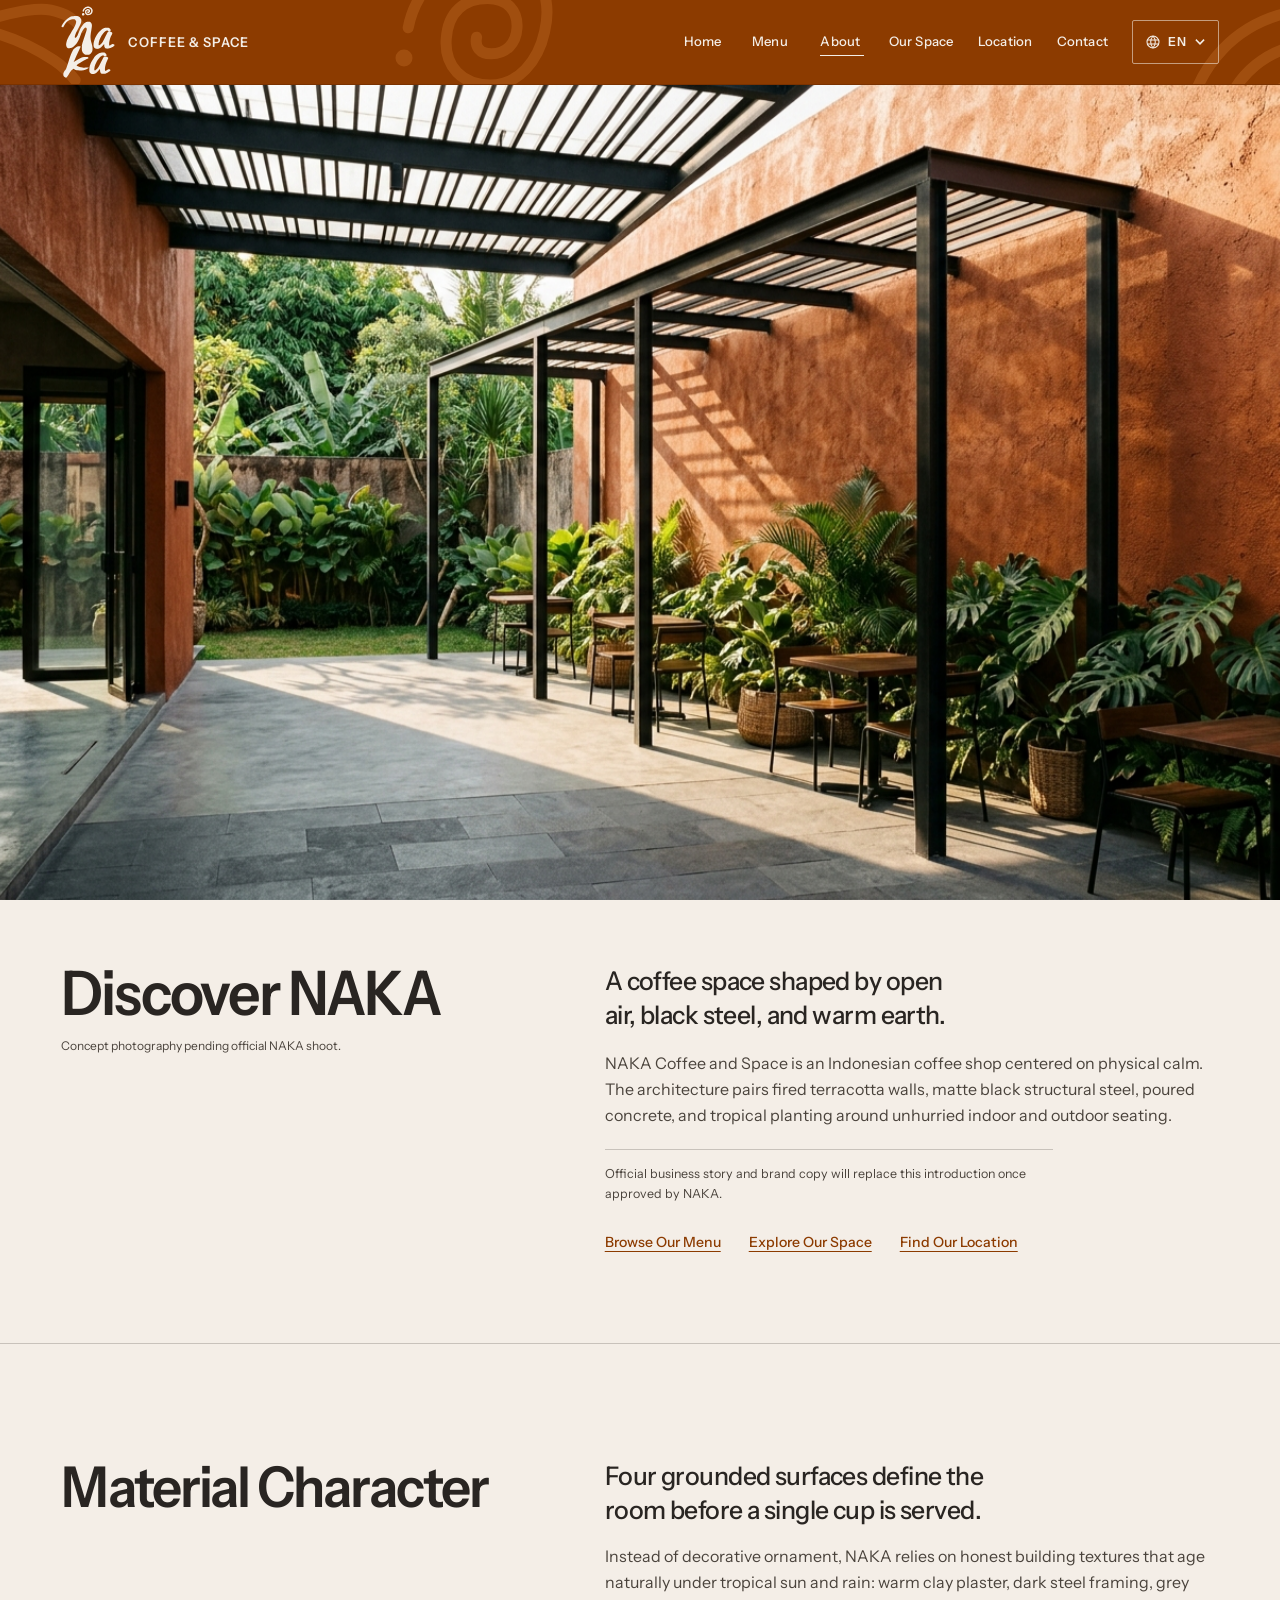
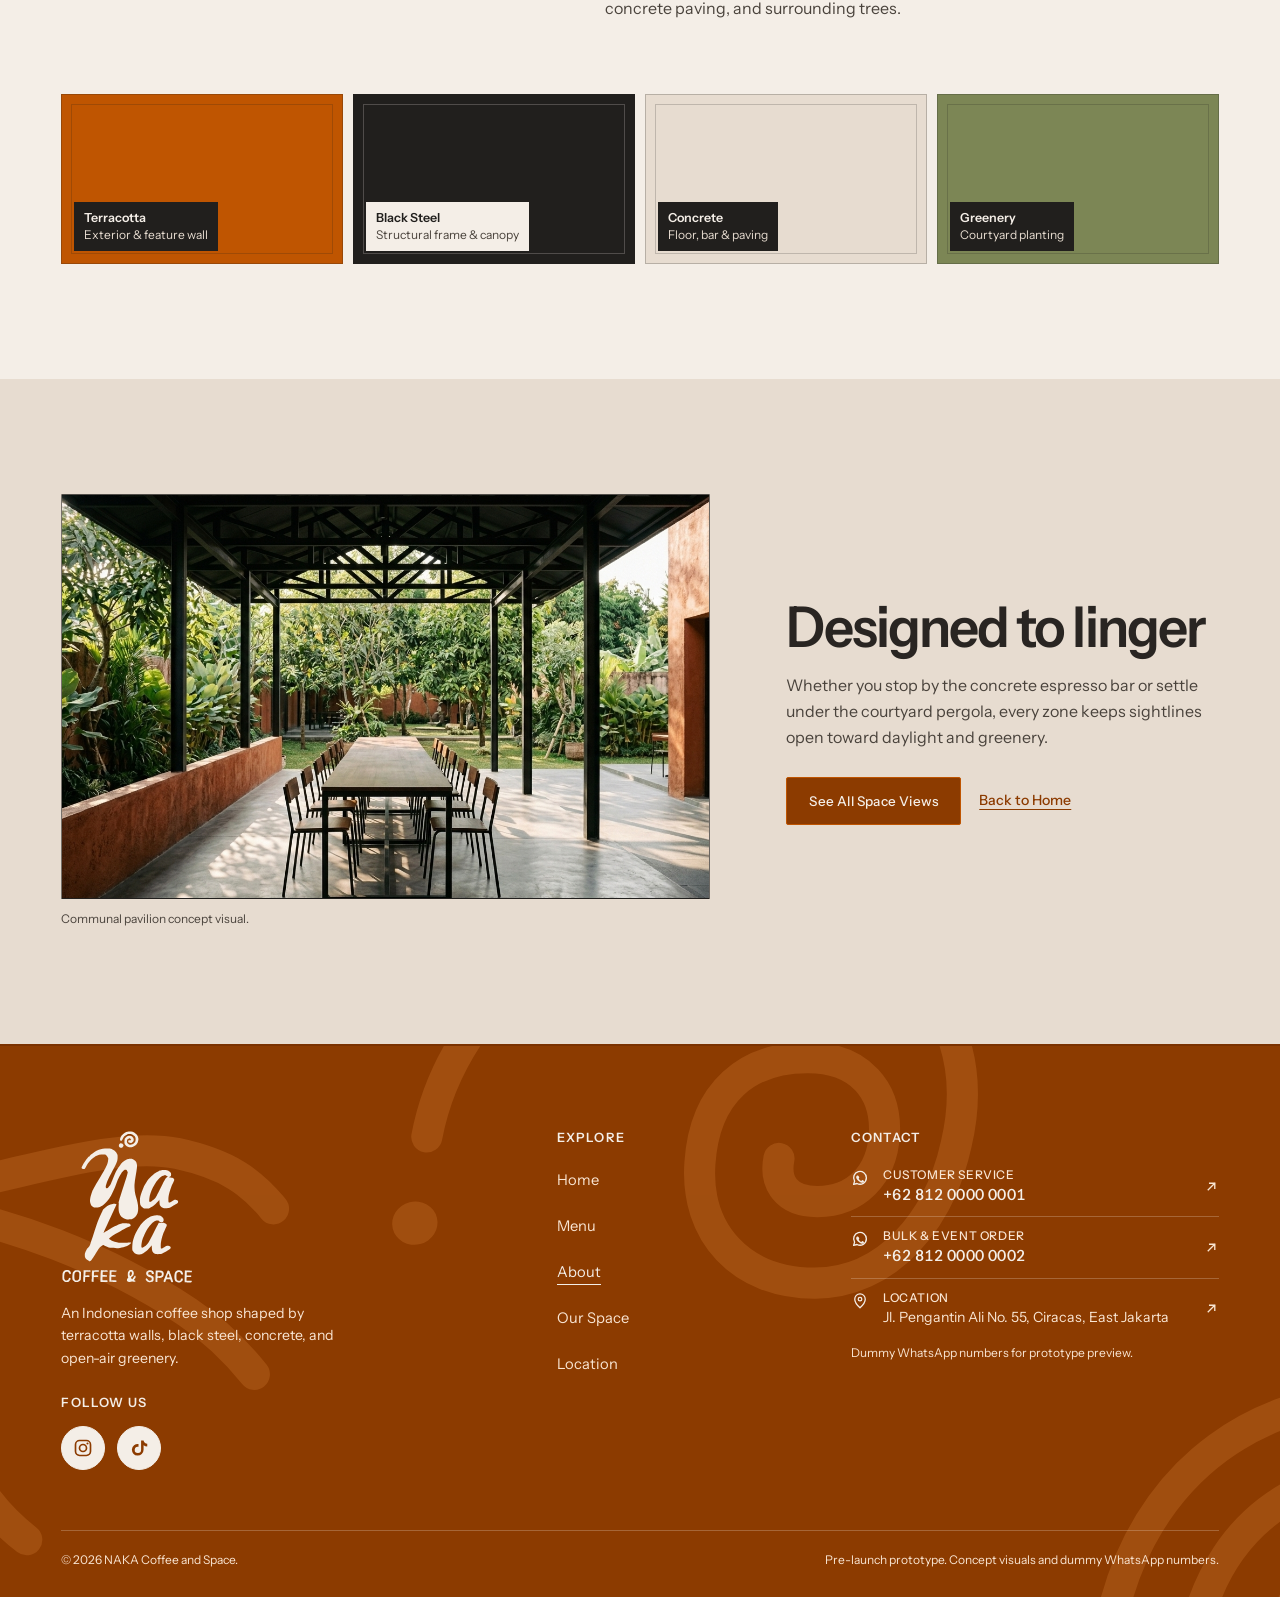
<file: about.html>
<!DOCTYPE html>
<html lang="en">
<head>
  <meta charset="UTF-8">
  <meta name="viewport" content="width=device-width, initial-scale=1.0">
  <meta name="description" content="About NAKA Coffee and Space, an Indonesian coffee shop built around terracotta, black steel, concrete, and open-air greenery.">
  <meta name="theme-color" content="#8C3B00">
  <title>About · NAKA Coffee and Space</title>
  <link rel="icon" type="image/svg+xml" href="assets/images/favicon.svg">
  <script>
    document.documentElement.classList.add('has-js');
    try { if ((new URLSearchParams(location.search).get('lang') || localStorage.getItem('naka-lang') || '').toLowerCase() === 'id') { document.documentElement.lang = 'id'; document.documentElement.dataset.lang = 'id'; } } catch (e) {}
  </script>
  <link rel="preload" href="assets/fonts/instrument-sans-latin.woff2" as="font" type="font/woff2" crossorigin>
  <link rel="stylesheet" href="assets/css/styles.css">
  <noscript>
    <style>
      .site-header { position: static; background: var(--color-brand-ink); color: var(--color-cream); }
      .menu-toggle, .lang-dropdown, .lang-switch { display: none; }
      .about-stage { padding-top: 0; }
      .about-photo { height: clamp(320px, 58svh, 540px); }
      @media (max-width: 960px) {
        .header-inner { flex-wrap: wrap; padding-block: 16px; }
        .header-actions { width: 100%; }
        .primary-nav { display: flex; flex-wrap: wrap; width: 100%; gap: 8px 20px; margin-top: 12px; }
        .primary-nav a { font-size: 0.82rem; }
      }
    </style>
  </noscript>
</head>
<body data-page="about">
  <svg xmlns="http://www.w3.org/2000/svg" width="0" height="0" style="position:absolute;width:0;height:0;overflow:hidden" aria-hidden="true" focusable="false">
    <symbol id="naka-emblem-stacked" viewBox="0 0 150.1 200">
      <path fill-rule="evenodd" d="M88 14.1C87.8 15.4 87.2 17.9 86.5 19.4C85.7 20.8 84.4 22.3 83.3 23.2C82.1 24.1 80.7 24.9 79.2 25.2C77.6 25.6 75.3 25.7 73.9 25.5C72.4 25.4 71.2 24.7 70.3 24.1C69.3 23.5 68.5 22.5 67.9 21.7C67.4 20.9 66.9 20.4 66.8 19C66.6 17.7 66.8 14.7 67.1 13.4C67.4 12.1 67.8 11.8 68.5 11.1C69.3 10.3 70.7 9.2 71.8 8.7C72.9 8.3 74.3 8 75.3 8.1C76.4 8.2 77.5 8.6 78.3 9.3C79.2 10 80.3 11.6 80.7 12.6C81.1 13.6 80.8 14.9 80.7 15.6C80.6 16.3 80.7 16.2 80.1 16.8C79.5 17.4 78.2 18.9 77.1 19.2C76.1 19.4 74.2 18.8 73.5 18.6C72.8 18.3 72.7 17.8 72.6 17.3C72.4 16.9 72.4 16.4 72.6 16C72.7 15.7 72.9 15.2 73.5 15.1C74.1 15 75.7 15.2 76.3 15.1C76.8 14.9 77 14.2 76.9 14.1C76.9 14 75.9 12.5 75.4 12.2C74.9 11.9 74.3 11.9 73.6 12.2C72.9 12.5 71.6 13.1 71.1 14C70.6 14.9 70.4 16.6 70.5 17.6C70.6 18.5 71.2 19.4 71.7 20C72.2 20.6 73.1 21.2 73.8 21.5C74.5 21.8 75.1 21.8 75.9 21.8C76.7 21.7 77.8 21.8 78.9 21.2C79.9 20.6 81.9 18.8 82.7 18C83.5 17.1 83.5 16.5 83.6 15.6C83.7 14.6 83.8 13.1 83.6 12C83.4 10.9 83.1 9.7 82.1 8.8C81.1 7.8 78.8 6.3 77.4 5.8C76.1 5.3 74.9 5.5 73.8 5.5C72.8 5.6 72.2 5.5 70.9 6.1C69.6 6.8 67.2 8.1 65.9 9.6C64.7 11.1 63.7 14.4 62.9 15.4C62.1 16.3 61.5 15.8 61.1 15.7C60.6 15.6 60.2 15.3 60.1 14.8C60 14.2 60 13.2 60.4 12C60.8 10.9 61.6 9 62.7 7.6C63.8 6.2 66 4.4 67.4 3.5C68.8 2.6 70 2.3 71.5 2C73 1.8 75.2 1.6 76.8 1.7C78.4 1.9 80 2.4 81.5 3.2C83 4 84.9 5.7 85.9 7C86.9 8.3 87.3 10 87.7 11.1C88 12.3 88.1 12.7 88 14.1Z M65.3 22.6C65.5 23.3 65.4 23.7 65 24.3C64.6 24.9 63.7 26.1 62.9 26.4C62.1 26.7 60.6 26.5 59.9 26.1C59.1 25.7 58.5 24.8 58.3 24.1C58.2 23.3 58.3 22.2 58.6 21.5C59 20.9 59.9 19.9 60.8 19.7C61.6 19.6 63.1 19.9 63.8 20.3C64.5 20.8 65.1 22 65.3 22.6Z M83.4 131.5C82.2 132.9 80.4 134 79.2 134.7C78 135.3 77.3 135.4 76 135.6C74.6 135.7 72.2 135.7 70.7 135.6C69.1 135.4 67.5 134.9 66.3 134.4C65 133.8 63.6 132.7 62.7 132C61.9 131.3 61.7 131.5 61 130C60.2 128.5 58.5 125.6 58.1 122.7C57.6 119.7 57.9 114.3 58.1 111.6C58.2 108.8 56.9 112.5 58.9 105.5C61 98.5 68.9 74.7 70.8 67.8C72.8 61 71.2 63.9 71.1 62.8C71.1 61.7 70.8 61.4 70.5 61C70.2 60.6 69.8 60.2 69.3 60.1C68.8 59.9 68 59.9 67.4 60.1C66.9 60.3 66.6 60.3 65.6 61.3C64.7 62.2 63 63.7 61.6 65.9C60.1 68.2 58.1 72 56.6 75.2C55.2 78.5 54.2 82.3 52.5 86.1C50.9 90 48.4 95.7 46.4 99.2C44.5 102.7 42.2 105.7 40.3 107.9C38.4 110.2 36.5 112 34.5 113.5C32.5 114.9 30 116.4 27.8 117C25.6 117.6 22.2 117.4 20.7 117.3C19.2 117.2 19.3 116.8 18.6 116.4C17.9 115.9 16.9 115.4 16.3 114.3C15.6 113.2 14.8 111.2 14.5 109.6C14.2 108 14.1 106.6 14.5 104.3C14.9 102 15.9 98.1 16.8 95.3C17.8 92.5 17.6 92.4 20.6 86.9C23.7 81.3 32.8 66.3 36 60.6C39.2 54.9 39.7 53.4 40.6 51C41.6 48.7 41.6 47.5 41.8 46C42 44.6 42.3 43.2 41.8 41.9C41.3 40.5 39.5 38.3 38.6 37.5C37.6 36.6 37.5 36.6 35.9 36.6C34.2 36.5 30.6 36.6 28.3 37.2C25.9 37.8 22.9 39.5 21.3 40.4C19.6 41.2 19 41.9 18 42.7C17.1 43.5 16.3 44 15.1 45.3C13.9 46.7 11.8 49.1 10.5 51.1C9.1 53.2 7.6 56.8 6.6 58C5.7 59.3 5.4 58.8 4.8 58.9C4.2 59 3.4 59.1 2.9 58.6C2.5 58.1 1 57.8 1.8 55.8C2.5 53.8 5.9 48.4 7.6 45.9C9.3 43.4 11.4 41 12.2 40.1C13.1 39.1 12.5 40.5 13 40C13.5 39.6 14.5 38 15.4 37.2C16.4 36.3 17.3 35.8 18.8 34.8C20.3 33.8 23.1 31.8 25 30.8C26.9 29.8 28.7 29.3 30.6 28.7C32.5 28.2 34.9 27.8 37 27.6C39.1 27.4 42.1 27.4 43.7 27.6C45.3 27.7 46 27.9 47.2 28.5C48.5 29 50.2 30 51.3 30.8C52.5 31.6 53.6 32.8 54.3 33.7C55 34.6 55.4 35.6 55.7 36.4C56 37.1 56.3 37 56.3 38.4C56.4 39.9 56.5 43 56 45.2C55.6 47.4 55.4 47.9 53.4 52.2C51.4 56.4 45.5 67.2 43.3 71.8C41 76.3 40.3 78.6 39.5 80.8C38.7 82.9 38.5 84.1 38.3 85.2C38.2 86.3 38.5 87.1 38.6 87.6C38.8 88.1 38.8 88.3 39.3 88.2C39.8 88.2 41 88 41.8 87.3C42.5 86.7 43.3 85.5 44.1 84.4C44.8 83.3 44.8 83.9 46.4 80.3C48.1 76.7 52.1 66.3 54.3 61.9C56.5 57.5 58.7 54.8 60.4 52.6C62.1 50.3 63.4 49.1 64.8 47.9C66.1 46.7 67.5 45.7 68.9 45C70.2 44.3 71.2 43.7 73 43.5C74.7 43.4 78 43.3 79.7 43.8C81.5 44.4 82.9 45.8 83.9 47.1C84.8 48.3 85.3 49.7 85.6 51.5C85.9 53.3 86.1 53.8 85.6 58.2C85.1 62.6 83 74.3 82.4 79.1C81.9 83.9 82 85.2 82.1 88.1C82.3 91.1 82.6 94.1 83.3 97.4C84 100.8 85.8 105.7 86.5 108.9C87.2 112.2 87.6 115.3 87.7 118C87.7 120.7 87.5 123.7 86.8 125.9C86.1 128 84.6 130.1 83.4 131.5Z M135.3 62.6C136.3 63.3 137.2 64.4 137.6 65.4C138 66.5 137.9 68.4 137.6 69.3C137.2 70.2 135.7 70.5 135.3 70.9C134.9 71.2 135.1 71.6 135.3 71.6C135.5 71.7 138.6 71.8 139.5 72C140.4 72.2 140.6 72.5 141 72.9C141.5 73.2 142 73.5 142.2 74.1C142.4 74.7 142.9 74.9 142.2 76.8C141.6 78.6 139.3 82.9 138.2 85.7C137.1 88.5 136 91.8 135.3 94.4C134.6 97 134 99.7 133.8 102C133.6 104.3 133.7 107.5 133.8 108.8C133.9 110 134.1 109.6 134.5 109.7C134.8 109.9 134.9 110.3 136 109.7C137.2 109.2 140.1 106.9 141.7 106.3C143.3 105.7 144.9 105.8 145.9 106C146.9 106.1 147.6 106.6 148 107.2C148.4 107.8 148.7 108.9 148.3 109.7C147.9 110.5 147.2 111.1 145.4 112.3C143.6 113.5 139.4 116 137.2 117C135 117.9 133.3 118.2 131.7 118.4C130 118.7 128.3 118.6 127 118.4C125.7 118.2 124.3 117.8 123.4 117.2C122.5 116.7 121.8 115.6 121.4 114.9C120.9 114.2 120.7 114.2 120.5 112.8C120.2 111.5 119.9 106.6 119.9 106.3C119.8 106.1 120.6 105.1 119.4 106.2C118.2 107.4 114.5 111.9 112.3 113.8C110.1 115.7 107.2 117.3 105.6 118.1C104 119 103.5 118.9 102.3 119C101.2 119.2 99.6 119.1 98.5 119C97.5 118.9 96.7 118.8 95.9 118.4C95 118.1 94.1 117.2 93.5 116.7C92.9 116.2 92.5 116 92 115.2C91.6 114.3 90.8 113.6 90.6 111.4C90.4 109.1 90.1 104.9 90.9 101.1C91.7 97.3 94.2 91 95.5 87.7C96.9 84.4 98 82.7 99.3 80.5C100.6 78.3 101.6 76.4 103.7 74.1C105.7 71.7 109.7 67.8 112.1 65.9C114.5 64 117.1 63 118.8 62.1C120.5 61.3 120.9 60.9 122.9 60.7C124.9 60.4 129.4 60.4 131.4 60.7C133.3 61 134.3 61.8 135.3 62.6Z M105.5 108.9C105.8 109 105.8 109.2 106.5 108.8C107.1 108.5 108 108.1 109.4 106.8C110.8 105.5 112.1 105.9 115.2 100.7C118.3 95.4 126 78.8 128.9 74.1C131.8 69.4 133.4 71.5 133.5 71.3C133.6 71.2 131.9 70 131.2 69.5C130.5 69 129.6 68.4 129.1 68.2C128.6 68 128.8 67.9 127.8 68.2C126.9 68.5 124.7 69.2 123.1 70.3C121.6 71.3 119.8 73.1 118.2 74.9C116.5 76.8 114.6 79.3 112.9 81.9C111.3 84.6 109.2 88.7 108 91.5C106.8 94.3 105.9 97 105.4 99.7C104.8 102.3 104.5 106.4 104.5 107.9C104.5 109.3 105.2 108.7 105.5 108.9Z M54.3 113.6C51.2 120.3 36.1 153.3 35.4 154.9C34.7 156.6 34.3 156.2 36.5 155C38.7 153.8 45.4 149.5 49.1 147.5C52.9 145.5 57.3 143.5 59.9 142.5C62.4 141.6 63 141.5 65.1 141.4C67.3 141.3 71.6 141.6 73.4 142C75.1 142.3 75.6 143.3 76 143.8C76.5 144.3 76.2 144.7 76 145.1C75.9 145.4 76.7 145.2 75.1 146C73.6 146.8 70 148.2 66.5 150.1C63.1 152 56.9 155.6 53.5 157.6C50 159.7 46.6 161.9 45 163.2C43.5 164.4 43.4 165.1 43.5 165.3C43.7 165.5 46.7 167.5 48.5 168.3C50.4 169.2 53.1 169.9 55.2 170.4C57.4 170.9 58.7 171.2 62 171.3C65.2 171.3 73 170.7 75.3 170.7C77.7 170.7 76.4 171.1 76.6 171.3C76.8 171.5 77.1 171.6 76.6 172.1C76.1 172.6 74.9 173.6 73.4 174.4C71.9 175.3 69.8 176.6 67.3 177.3C64.7 178.1 60.8 179.2 57.3 179.4C53.9 179.6 48.1 179 45.7 178.8C43.2 178.6 43.5 178.6 41.9 177.9C40.2 177.3 36.6 175.3 35.3 174.8C34 174.3 34.6 174.3 33.7 174.8C32.9 175.2 31.2 176.4 29.9 177.7C28.7 179 28.1 179.6 25.9 182.9C23.6 186.2 18.3 195.9 15.9 198.2C13.6 200.6 12.2 197.9 11.1 197.7C10.1 197.4 9.9 196.8 9.4 196.5C8.9 196.2 8.6 196.2 8.2 195.6C7.7 195 6.9 194.3 6.7 192.9C6.4 191.6 6.2 189 6.7 187C7.1 185.1 8.3 182.9 9.6 180.6C10.9 178.4 12.2 179.5 14.8 172.9C17.4 166.4 22.9 147.7 25.8 139.7C28.8 131.7 31.6 126.3 33.1 123.1C34.6 120 33.7 121.3 35.2 119.9C36.6 118.5 39.7 115.6 41.9 114.4C44.1 113.1 47.1 112.4 48.9 112C50.7 111.7 52.4 111.9 53.3 112.1C54.2 112.2 54.5 112.9 54.5 113C54.6 113 57.3 106.9 54.3 113.6Z M124.9 132.6C125.6 133.5 126 134.3 126.3 135.1C126.5 135.9 126.5 137.1 126.3 137.8C126.1 138.5 125.9 139.3 125.1 139.6C124.2 139.9 122.2 140 121.1 139.6C120 139.2 119.5 137.6 118.3 137.3C117.1 137 115 137.3 113.6 137.9C112.1 138.5 111.1 139.2 109.5 140.8C107.8 142.4 104.9 145.9 103.4 147.8C101.9 149.7 101.5 150.1 100.2 152.8C98.8 155.4 96.1 161 94.9 164.1C93.8 167.1 93.3 169.8 92.9 171.9C92.5 174.1 92.5 176.5 92.6 177.6C92.7 178.6 93.1 178.4 93.6 178.5C94 178.6 93.8 179.5 95.5 178.2C97.1 176.9 100 176 103.6 170.3C107.2 164.7 115.2 147.5 117.9 142.9C120.6 138.2 119.5 141.4 120.6 141.1C121.6 140.7 123.5 140.7 124.7 140.8C125.9 140.8 127.4 141.1 128.2 141.4C129 141.6 129.3 141.9 129.7 142.3C130.1 142.6 130.7 142.9 130.9 143.5C131.1 144 131.7 143.3 130.9 145.6C130.1 147.9 126.9 154.5 125.7 157.7C124.5 160.9 123.9 163.3 123.4 165.6C122.8 167.8 122.4 169.8 122.2 172C122 174.1 122.1 177.7 122.2 179C122.4 180.3 122.8 179.9 123.2 180C123.6 180.1 123.6 180.3 124.7 179.7C125.9 179.1 128.8 176.8 130.4 176.2C132 175.6 133.6 175.8 134.6 175.9C135.6 176.1 136.4 176.5 136.7 177.1C137 177.8 137.7 178.7 136.7 179.9C135.7 181.1 132.2 183.4 130.3 184.6C128.3 185.8 126 186.9 124.5 187.5C123 188.1 122.5 188.2 120.9 188.4C119.4 188.5 116.2 188.6 114.8 188.4C113.3 188.2 112.6 187.7 111.8 187.2C111 186.7 110.5 185.9 110 185.1C109.6 184.4 109.1 183.9 108.9 182.5C108.6 181 108.3 176.3 108.3 176C108.2 175.7 108.7 174.7 107.5 175.9C106.3 177.1 102.7 181.6 100.7 183.4C98.7 185.3 96.3 186.7 94.9 187.5C93.4 188.3 92.8 188.4 91.6 188.7C90.5 188.9 89 189.1 87.8 189C86.6 188.9 84.9 188.5 84 188.1C83 187.7 82.7 187.3 82 186.6C81.2 185.9 80.1 184.7 79.5 183.7C79 182.6 78.7 182.4 78.7 180.2C78.6 178 78.8 172.8 79.2 169.9C79.7 167 80.8 164.3 81.6 162C82.4 159.8 82.7 158.8 84.2 155.9C85.7 153.1 89.4 147 91.2 144.3C93 141.6 94.2 140.5 95.5 139.1C96.9 137.7 97.7 136.9 99.6 135.6C101.6 134.3 105.5 131.9 107.8 130.9C110 129.9 111.8 129.7 113.6 129.5C115.5 129.2 117.9 129.4 119.2 129.5C120.4 129.6 120.6 129.5 121.6 130.1C122.5 130.6 124.1 131.8 124.9 132.6Z"/>
    </symbol>
    <symbol id="naka-logo-stacked" viewBox="0 0 260 302.3">
      <path class="naka-logo__emblem" fill-rule="evenodd" d="M151.9 18.9C151.6 20.6 151 23.8 150 25.7C149 27.6 147.4 29.4 145.8 30.6C144.3 31.9 142.5 32.8 140.5 33.3C138.6 33.8 135.5 33.9 133.7 33.7C131.9 33.4 130.3 32.6 129.1 31.8C127.9 31 126.8 29.8 126.1 28.7C125.4 27.7 124.8 27 124.6 25.3C124.4 23.6 124.6 19.7 125 18C125.3 16.4 125.9 16 126.9 15C127.8 14.1 129.6 12.6 131 12C132.4 11.4 134.3 11.1 135.6 11.2C137 11.3 138.4 11.8 139.5 12.8C140.6 13.7 142 15.7 142.5 17C143 18.2 142.7 20 142.5 20.8C142.4 21.7 142.5 21.7 141.7 22.4C141 23.1 139.3 25.1 137.9 25.4C136.6 25.8 134.2 25 133.2 24.7C132.3 24.3 132.3 23.6 132.1 23.1C131.9 22.6 131.9 21.8 132.1 21.4C132.3 20.9 132.5 20.4 133.3 20.2C134.1 20 136.1 20.4 136.8 20.2C137.5 20 137.7 19.1 137.7 18.9C137.6 18.8 136.4 16.9 135.7 16.5C135 16.1 134.2 16.1 133.3 16.5C132.5 16.8 130.8 17.7 130.2 18.8C129.6 19.9 129.3 22.2 129.4 23.4C129.6 24.6 130.3 25.7 131 26.5C131.6 27.3 132.8 28 133.6 28.4C134.5 28.8 135.3 28.9 136.4 28.8C137.4 28.7 138.8 28.8 140.2 28.1C141.6 27.3 144.1 25 145.1 23.9C146.1 22.7 146.1 22.1 146.3 20.8C146.5 19.6 146.6 17.6 146.3 16.2C146 14.8 145.6 13.3 144.4 12C143.1 10.8 140 8.9 138.3 8.2C136.6 7.6 135 7.8 133.7 7.9C132.3 7.9 131.5 7.8 129.9 8.6C128.3 9.5 125.2 11.2 123.5 13.1C121.9 15 120.6 19.3 119.6 20.6C118.6 21.8 117.8 21.1 117.2 20.9C116.6 20.8 116.1 20.5 116 19.8C115.9 19 115.8 17.7 116.3 16.3C116.9 14.8 117.9 12.3 119.4 10.5C120.8 8.8 123.6 6.4 125.4 5.3C127.2 4.1 128.7 3.7 130.7 3.4C132.6 3 135.4 2.8 137.5 3C139.6 3.2 141.7 3.8 143.6 4.9C145.4 6 148 8.2 149.2 9.8C150.5 11.4 151.1 13.6 151.5 15.1C151.9 16.5 152.1 17.2 151.9 18.9Z M122.7 29.9C122.9 30.7 122.8 31.3 122.3 32.1C121.8 32.9 120.6 34.4 119.6 34.8C118.5 35.2 116.6 34.9 115.7 34.4C114.7 33.9 114 32.7 113.7 31.8C113.5 30.8 113.6 29.4 114.1 28.5C114.6 27.6 115.8 26.4 116.8 26.2C117.9 25.9 119.8 26.4 120.8 27C121.7 27.6 122.5 29.1 122.7 29.9Z M146 170.2C144.4 172 142.1 173.5 140.6 174.3C139 175.1 138.2 175.3 136.4 175.4C134.7 175.6 131.6 175.7 129.6 175.5C127.6 175.2 125.5 174.7 123.9 173.9C122.3 173.2 120.5 171.8 119.4 170.9C118.3 170 118.1 170.2 117.1 168.3C116.2 166.4 114 162.7 113.4 158.9C112.8 155.1 113.2 148.1 113.4 144.6C113.5 141 111.8 145.7 114.5 136.7C117.1 127.6 127.3 97 129.8 88.2C132.3 79.4 130.2 83.1 130.2 81.7C130.1 80.3 129.8 79.9 129.4 79.4C129 78.8 128.5 78.4 127.8 78.2C127.2 78 126.2 77.9 125.4 78.2C124.7 78.4 124.3 78.5 123.1 79.7C121.9 80.9 119.7 82.8 117.9 85.7C116 88.6 113.4 93.6 111.5 97.7C109.6 101.9 108.3 106.8 106.2 111.8C104.1 116.7 100.9 124.1 98.4 128.6C95.9 133.1 93 136.9 90.5 139.9C88 142.8 85.6 145.1 83 147C80.4 148.9 77.2 150.7 74.3 151.5C71.5 152.3 67.1 152 65.2 151.9C63.3 151.8 63.4 151.3 62.5 150.7C61.6 150.1 60.4 149.5 59.5 148.1C58.7 146.7 57.6 144.1 57.2 142C56.9 140 56.8 138.2 57.2 135.2C57.7 132.3 59 127.1 60.2 123.5C61.5 119.9 61.2 119.8 65.1 112.7C69.1 105.5 80.8 86.2 84.9 78.8C89 71.5 89.7 69.5 90.9 66.5C92.1 63.5 92.2 62 92.4 60.1C92.6 58.2 93.1 56.5 92.4 54.7C91.7 52.9 89.4 50.1 88.2 49C87 48 86.9 47.9 84.8 47.9C82.6 47.8 78 47.9 74.9 48.6C71.9 49.4 68 51.6 65.9 52.8C63.8 53.9 63.1 54.8 61.8 55.8C60.5 56.8 59.6 57.4 58 59.2C56.5 60.9 53.8 64 52 66.6C50.3 69.3 48.3 73.9 47.1 75.5C45.9 77.1 45.5 76.6 44.8 76.7C44 76.8 43 76.9 42.3 76.3C41.7 75.6 39.8 75.3 40.8 72.7C41.7 70 46.1 63.2 48.3 59.9C50.5 56.7 53.2 53.6 54.3 52.4C55.4 51.2 54.7 52.9 55.3 52.3C56 51.7 57.2 49.7 58.4 48.7C59.6 47.6 60.8 46.9 62.8 45.6C64.7 44.3 68.4 41.7 70.8 40.4C73.2 39.2 75.5 38.5 77.9 37.8C80.4 37.1 83.5 36.5 86.2 36.3C88.9 36 92.7 36.1 94.9 36.3C97 36.5 97.9 36.8 99.4 37.4C101 38.1 103.2 39.4 104.7 40.4C106.1 41.5 107.5 43.1 108.5 44.2C109.4 45.3 109.9 46.6 110.3 47.6C110.8 48.6 111 48.5 111.1 50.3C111.2 52.1 111.3 56.2 110.7 59C110.1 61.8 110 62.5 107.3 68C104.7 73.5 97.2 87.3 94.3 93.2C91.4 99.1 90.4 102.1 89.4 104.8C88.4 107.6 88.1 109.1 87.9 110.5C87.7 111.9 88.1 113 88.3 113.6C88.5 114.2 88.5 114.5 89.2 114.5C89.8 114.4 91.4 114.1 92.3 113.3C93.3 112.5 94.4 111 95.4 109.6C96.3 108.1 96.3 108.9 98.4 104.3C100.5 99.6 105.6 86.2 108.5 80.5C111.4 74.8 114.2 71.4 116.4 68.5C118.5 65.6 120.3 64.1 122 62.5C123.8 60.9 125.6 59.7 127.3 58.8C129 57.8 130.4 57.1 132.6 56.9C134.8 56.6 139 56.5 141.3 57.2C143.5 58 145.4 59.8 146.6 61.4C147.8 63 148.5 64.8 148.9 67.1C149.3 69.4 149.5 70.1 148.9 75.8C148.2 81.5 145.5 96.5 144.8 102.7C144.1 108.8 144.2 110.5 144.4 114.3C144.6 118.1 145 122 145.9 126.3C146.8 130.6 149.1 136.9 150 141.2C150.9 145.4 151.5 149.4 151.5 152.8C151.6 156.3 151.3 160.2 150.4 163C149.5 165.8 147.6 168.4 146 170.2Z M212.9 81.4C214.1 82.4 215.4 83.7 215.9 85.1C216.3 86.5 216.3 89 215.8 90.1C215.4 91.2 213.4 91.6 212.9 92.1C212.4 92.6 212.7 93 212.9 93.1C213.1 93.1 217.2 93.3 218.4 93.5C219.5 93.8 219.7 94.2 220.3 94.7C220.8 95.1 221.6 95.5 221.8 96.3C222.1 97.1 222.7 97.3 221.8 99.7C221 102.1 218.1 107.6 216.6 111.2C215.2 114.8 213.8 119.1 212.9 122.5C212 125.8 211.3 129.3 211 132.2C210.7 135.2 210.9 139.3 211 140.9C211.1 142.5 211.4 141.9 211.8 142.1C212.3 142.3 212.4 142.9 213.9 142.2C215.4 141.4 219.2 138.5 221.2 137.7C223.2 136.9 225.2 137.1 226.5 137.3C227.8 137.5 228.8 138.1 229.3 138.8C229.8 139.6 230.2 141 229.7 142.1C229.1 143.2 228.2 144 225.9 145.5C223.6 147 218.2 150.2 215.4 151.5C212.6 152.8 210.4 153.1 208.3 153.4C206.1 153.7 203.9 153.6 202.2 153.4C200.5 153.1 198.7 152.6 197.6 151.8C196.4 151.1 195.5 149.7 194.9 148.8C194.3 147.9 194.1 147.9 193.8 146.2C193.5 144.4 193.1 138.1 193 137.8C193 137.5 194 136.1 192.5 137.7C190.9 139.2 186.1 144.9 183.3 147.4C180.4 149.8 176.7 151.9 174.6 153C172.6 154.1 171.9 153.9 170.4 154.1C169 154.3 166.9 154.3 165.5 154.1C164.2 154 163.1 153.8 162.1 153.4C161 152.9 159.8 151.8 159 151.2C158.2 150.5 157.7 150.3 157.1 149.2C156.5 148.1 155.5 147.2 155.3 144.3C155 141.4 154.6 135.9 155.6 131.1C156.7 126.2 159.9 118.1 161.6 113.8C163.4 109.6 164.8 107.3 166.5 104.5C168.2 101.6 169.5 99.2 172.1 96.2C174.8 93.2 179.9 88.2 183 85.7C186.1 83.2 189.4 81.9 191.6 80.8C193.9 79.7 194.3 79.2 196.9 78.9C199.5 78.6 205.3 78.5 207.8 78.9C210.4 79.3 211.6 80.4 212.9 81.4Z M174.5 141C174.9 141.2 174.9 141.4 175.7 141C176.5 140.6 177.7 140.1 179.5 138.4C181.3 136.7 183 137.3 187 130.5C191 123.8 200.9 102.3 204.7 96.2C208.4 90.2 210.5 92.9 210.6 92.7C210.7 92.5 208.5 91 207.6 90.3C206.7 89.7 205.6 88.9 204.9 88.7C204.2 88.4 204.5 88.2 203.3 88.7C202.1 89.1 199.2 89.9 197.2 91.3C195.2 92.7 192.9 94.9 190.8 97.3C188.7 99.7 186.2 102.9 184.1 106.3C182 109.7 179.3 115 177.7 118.7C176.2 122.3 175.1 125.8 174.3 129.2C173.6 132.6 173.2 137.9 173.2 139.8C173.2 141.6 174.1 140.8 174.5 141Z M108.5 147.2C104.5 155.8 85.1 198.3 84.2 200.4C83.3 202.6 82.8 202 85.6 200.5C88.4 199 97 193.4 101.8 190.8C106.7 188.2 112.4 185.7 115.7 184.4C119 183.2 119.7 183.1 122.5 182.9C125.3 182.8 130.8 183.2 133.1 183.7C135.3 184.2 136 185.4 136.5 186C137.1 186.7 136.7 187.3 136.5 187.7C136.3 188.2 137.3 187.9 135.4 188.9C133.4 189.9 128.8 191.8 124.3 194.2C119.8 196.6 111.9 201.2 107.4 203.9C103 206.6 98.6 209.4 96.6 211C94.5 212.6 94.5 213.6 94.6 213.8C94.8 214.1 98.7 216.7 101.1 217.7C103.5 218.8 107 219.7 109.7 220.3C112.5 220.9 114.2 221.4 118.4 221.5C122.5 221.5 132.6 220.7 135.6 220.7C138.7 220.7 137 221.2 137.3 221.5C137.5 221.8 137.9 221.9 137.3 222.5C136.6 223.1 135 224.5 133.1 225.6C131.2 226.7 128.5 228.3 125.2 229.3C121.9 230.3 116.9 231.6 112.4 231.9C108 232.2 100.6 231.5 97.4 231.2C94.2 230.9 94.6 230.9 92.5 230.1C90.4 229.2 85.8 226.6 84.1 226C82.4 225.3 83.1 225.4 82 226C80.9 226.6 78.7 228.1 77.1 229.8C75.5 231.4 74.8 232.3 71.9 236.5C69 240.7 62.1 253.2 59 256.2C56 259.3 54.2 255.9 52.9 255.5C51.5 255.2 51.3 254.4 50.7 254C50.1 253.6 49.6 253.6 49 252.8C48.5 252.1 47.4 251.2 47.1 249.4C46.8 247.6 46.5 244.3 47.1 241.8C47.7 239.3 49.2 236.4 50.9 233.5C52.6 230.6 54.2 232.1 57.6 223.6C60.9 215.2 68.1 191 71.8 180.8C75.6 170.5 79.3 163.5 81.2 159.5C83.1 155.4 82 157.1 83.8 155.3C85.6 153.5 89.7 149.8 92.5 148.2C95.3 146.5 99.2 145.6 101.5 145.2C103.9 144.7 106.1 145 107.2 145.2C108.4 145.3 108.8 146.3 108.8 146.3C108.9 146.4 112.4 138.5 108.5 147.2Z M199.5 171.7C200.5 172.7 201 173.8 201.3 174.9C201.6 175.9 201.5 177.4 201.3 178.3C201 179.2 200.8 180.3 199.7 180.7C198.6 181 196 181.1 194.6 180.7C193.2 180.2 192.6 178.1 191 177.7C189.5 177.4 186.7 177.7 184.9 178.5C183.1 179.2 181.7 180.2 179.6 182.2C177.5 184.3 173.7 188.8 171.7 191.2C169.8 193.7 169.4 194.3 167.6 197.6C165.9 201 162.4 208.2 160.9 212.2C159.4 216.2 158.7 219.6 158.3 222.3C157.8 225.1 157.7 228.2 157.9 229.6C158 230.9 158.5 230.7 159.1 230.8C159.7 230.9 159.5 232.1 161.6 230.4C163.6 228.7 167.4 227.6 172.1 220.3C176.7 213 187 190.9 190.5 184.9C193.9 178.8 192.5 183 193.9 182.6C195.3 182.1 197.7 182.1 199.2 182.2C200.8 182.2 202.7 182.6 203.8 182.9C204.8 183.2 205.1 183.7 205.7 184.1C206.3 184.5 207 185 207.2 185.6C207.5 186.3 208.3 185.5 207.3 188.4C206.2 191.3 202.1 199.9 200.5 204C199 208.1 198.3 211.2 197.5 214.1C196.8 217.1 196.3 219.6 196 222.4C195.8 225.2 195.8 229.8 196 231.4C196.2 233.1 196.8 232.5 197.3 232.7C197.8 232.8 197.8 233.1 199.3 232.3C200.8 231.5 204.6 228.6 206.6 227.8C208.6 227.1 210.7 227.3 212 227.5C213.3 227.6 214.3 228.2 214.7 229C215.2 229.9 216 231.1 214.7 232.6C213.4 234.2 209 237.1 206.4 238.6C203.9 240.2 200.9 241.6 198.9 242.4C197 243.2 196.4 243.4 194.4 243.5C192.4 243.7 188.3 243.8 186.5 243.5C184.6 243.3 183.6 242.7 182.6 242C181.6 241.3 180.9 240.3 180.3 239.3C179.7 238.4 179.2 237.8 178.8 235.9C178.5 234.1 178.1 227.9 178.1 227.6C178 227.2 178.7 225.9 177.1 227.5C175.5 229 170.9 234.8 168.3 237.1C165.7 239.5 162.6 241.3 160.8 242.4C158.9 243.5 158.1 243.6 156.6 243.9C155.2 244.2 153.3 244.4 151.7 244.3C150.1 244.2 147.9 243.6 146.7 243.1C145.5 242.7 145.1 242.2 144.2 241.3C143.2 240.4 141.7 238.8 141.1 237.5C140.4 236.1 140 235.8 139.9 232.9C139.9 230.1 140.1 223.5 140.7 219.7C141.3 216 142.7 212.5 143.7 209.6C144.7 206.7 145.1 205.4 147 201.7C149 198.1 153.7 190.2 156 186.7C158.4 183.3 159.9 181.8 161.6 180C163.4 178.2 164.4 177.2 166.9 175.5C169.4 173.8 174.5 170.7 177.4 169.5C180.3 168.2 182.6 167.9 185 167.6C187.3 167.3 190.5 167.5 192.1 167.6C193.8 167.7 194 167.7 195.2 168.4C196.4 169 198.5 170.7 199.5 171.7Z"/>
      <path class="naka-logo__tagline" fill-rule="evenodd" d="M12.3 275C13.2 274.9 12.9 274.7 13.7 275C14.5 275.2 16.3 275.8 17.1 276.5C18 277.2 18.7 278.3 19.1 279.1C19.4 280 19.5 281 19.5 281.6C19.4 282.1 19 282.6 18.6 282.8C18.2 283 17.7 283.5 16.9 282.8C16.1 282.1 14.9 279 13.7 278.3C12.5 277.7 10.4 278.4 9.4 278.7C8.4 279.1 8 279.5 7.5 280.6C7 281.7 6.5 284.1 6.4 285.6C6.2 287.1 6.3 289.1 6.4 290.2C6.4 291.3 6.4 291.7 6.8 292.5C7.1 293.2 7.4 294.3 8.3 294.8C9.2 295.2 11.6 295.4 12.6 295.1C13.7 294.9 14.6 293.7 14.9 293.2C15.3 292.8 14.8 292.6 15 292.2C15.2 291.8 15.8 291 16.2 290.7C16.5 290.4 17 290.2 17.4 290.3C17.9 290.4 18.5 290.7 18.7 291.2C18.9 291.7 19.1 292.4 18.7 293.2C18.3 294.1 17 295.9 16.4 296.6C15.8 297.4 15.7 297.5 14.9 297.8C14.1 298.1 12.4 298.5 11.2 298.5C9.9 298.5 8.4 298.4 7.2 297.8C6 297.2 4.4 295.5 3.8 294.7C3.1 294 3.1 295 3 293.2C2.9 291.3 2.7 285.3 3 283C3.2 280.6 4 279.4 4.5 278.4C5.1 277.4 5.8 277 6.4 276.5C7 276 7.4 275.6 8.4 275.3C9.3 275.1 11.4 275 12.3 275Z M135.6 275C136.7 274.5 138.6 274.8 139.4 275C140.2 275.1 140.2 275.4 140.6 275.7C141 276 141.4 276.2 141.8 276.9C142.1 277.6 142.7 279.5 142.9 280.3C143.1 281.2 143.1 281.4 142.9 282.3C142.7 283.2 142.6 284.6 141.8 285.7C140.9 286.9 138.2 288.7 137.7 289.6C137.2 290.6 138.2 291.3 138.4 291.7C138.7 292.2 139 292.4 139.2 292.5C139.5 292.7 139.4 293.5 140.2 292.5C141.1 291.6 143.6 287.5 144.5 286.6C145.4 285.6 145.5 286.4 145.8 286.6C146.2 286.8 146.6 287.1 146.6 287.8C146.6 288.4 146.4 289.6 145.9 290.6C145.3 291.6 143.6 293.5 143.3 294.2C142.9 294.9 143.3 294.9 143.7 295.1C144.1 295.4 145.5 295.6 145.9 296C146.2 296.3 146.1 297 145.9 297.3C145.7 297.7 145.8 298 144.8 298C143.7 298 140.8 297.3 139.3 297.4C137.8 297.5 136.3 298.4 135.2 298.5C134 298.6 133 298.5 132.1 298.1C131.3 297.8 130.3 296.7 129.8 296.2C129.4 295.7 129.4 295.6 129.4 295C129.4 294.4 129.4 293.2 129.8 292.3C130.2 291.4 131.8 290.4 132.1 289.4C132.3 288.5 131.4 287.9 131.3 286.4C131.2 285 131.1 281.7 131.3 280.3C131.5 278.9 131.8 278.5 132.5 277.7C133.1 276.8 134.5 275.4 135.6 275Z M33.8 275.3C35.1 275.5 35.8 276 36.6 276.5C37.3 277 38.1 277.8 38.5 278.4C38.9 279 39.2 278 39.3 280.3C39.3 282.6 39.3 290.3 38.9 292.8C38.5 295.3 37.9 295 37 295.8C36.2 296.7 34.4 297.7 33.6 298.1C32.8 298.6 33 298.5 32 298.5C31.1 298.5 28.9 298.6 27.6 298.2C26.3 297.7 24.8 296.4 24 295.5C23.1 294.5 22.7 294 22.4 292.4C22.2 290.8 22.3 287.1 22.4 285.2C22.6 283.3 23 281.4 23.2 280.3C23.4 279.3 23.5 279.3 24 278.8C24.4 278.2 25.2 277.4 25.9 276.9C26.6 276.3 27.2 275.6 28.5 275.4C29.8 275.1 32.5 275.2 33.8 275.3Z M57.6 275.9C57.9 276.1 58.1 276.7 58 277.1C57.9 277.5 58.2 278.1 56.8 278.3C55.4 278.5 50.5 278.2 49.1 278.3C47.8 278.5 48.5 278.1 48.3 279.1C48.1 280.2 47.9 284 47.9 285C47.9 286 47.3 285.4 48.4 285.4C49.5 285.5 53.6 285.3 54.9 285.4C56.1 285.6 55.9 285.9 56.1 286.3C56.3 286.6 56.4 287.2 56.1 287.5C55.9 287.9 55.8 288.2 54.5 288.4C53.2 288.6 49.1 288.7 48 288.8C46.8 289 47.6 288 47.5 289.3C47.4 290.7 47.4 295.9 47.1 297.3C46.9 298.8 46.4 298.1 45.9 298.2C45.4 298.2 44.2 299.1 43.9 297.4C43.6 295.8 43.7 289.4 43.8 287.8C43.8 286.2 44 289.4 44.1 287.5C44.3 285.7 44.3 278.1 44.5 276.2C44.7 274.2 44 275.5 45.4 275.3C46.8 275.2 52 275.3 53.4 275.3C54.7 275.4 53.2 275.7 53.6 275.7C54.1 275.7 55.7 275.3 56.3 275.3C57 275.4 57.3 275.6 57.6 275.9Z M74.4 276.2C74.7 276.6 74.6 277.2 74.4 277.5C74.3 277.8 74.9 278.2 73.6 278.3C72.2 278.5 67.3 278.2 66 278.3C64.6 278.5 65.3 278.9 65.1 279.1C64.9 279.4 64.8 279 64.7 280C64.7 280.9 64.7 284.1 64.7 285C64.8 285.9 64.1 285.4 65.2 285.4C66.3 285.5 70.5 285.3 71.7 285.4C72.9 285.6 72.7 285.9 72.9 286.3C73.1 286.6 73.1 287.2 72.9 287.5C72.8 287.9 72.9 288.3 71.7 288.4C70.5 288.6 66.7 288.4 65.6 288.4C64.5 288.5 65 288.7 64.8 288.8C64.6 289 64.5 288 64.3 289.3C64.2 290.7 64.1 295.9 63.9 297.3C63.7 298.8 63.6 298.1 63.1 298.2C62.6 298.2 61.2 297.9 60.7 297.8C60.3 297.6 60.3 298.3 60.2 297.3C60.1 296.3 60.2 292.5 60.2 291.6C60.3 290.6 60.5 293 60.6 291.3C60.7 289.5 60.5 283.2 60.6 280.7C60.7 278.2 61.2 276.6 61.4 275.8C61.6 274.9 61.5 275.3 61.9 275.3C62.2 275.3 61.6 275.7 63.4 275.7C65.1 275.7 71 275.3 72.8 275.3C74.6 275.4 74.2 275.9 74.4 276.2Z M91.3 275.9C91.8 276.3 91.7 277.4 91.7 277.8C91.6 278.2 92.6 278.2 91.2 278.3C89.9 278.4 84.7 278.1 83.2 278.3C81.7 278.5 82.1 278.7 81.9 279.6C81.7 280.5 81.9 283.4 81.9 284.2C82 285 81.1 284.5 82.4 284.7C83.6 284.8 88.5 284.9 89.7 285.1C91 285.2 90.1 285.2 90.2 285.6C90.2 286 90.2 287.2 90.1 287.6C90.1 288 90.9 288 89.6 288.1C88.4 288.1 83.7 287.9 82.4 288.1C81.1 288.2 81.7 288 81.6 288.9C81.4 289.9 81.4 293.3 81.6 294.3C81.7 295.3 80.9 295 82.4 295.1C83.8 295.3 89.3 295.1 90.8 295.2C92.2 295.3 91.2 295.3 91.3 295.7C91.4 296 91.4 296.9 91.3 297.3C91.1 297.7 92.4 298 90.4 298.2C88.4 298.3 80.6 298.2 78.7 298.2C76.8 298.1 78.5 298 78.3 297.8C78.1 297.6 77.5 300.3 77.4 296.9C77.4 293.5 77.8 280 78.2 276.5C78.7 273.1 79.3 275.5 80.2 275.3C81.1 275.1 83.4 275.3 84 275.3C84.7 275.4 83.6 275.7 84.3 275.7C85 275.7 87.4 275.3 88.5 275.3C89.6 275.4 90.8 275.5 91.3 275.9Z M108.3 275.7C110.4 275.9 108.9 275.8 108.9 276.2C108.9 276.6 108.8 278.2 108.4 278.3C108.1 278.4 101.9 278.2 100.4 278.3C98.9 278.5 99.4 278.2 99.2 279.1C99 280.1 99.1 283.3 99.1 284.2C99.2 285.1 98.3 284.5 99.6 284.7C100.8 284.8 105.6 284.9 106.9 285.1C108.1 285.2 107.3 285.2 107.4 285.6C107.4 285.9 107.5 286.8 107.4 287.2C107.2 287.6 107.8 287.9 106.5 288.1C105.2 288.2 100.4 288 99.2 288.1C98 288.2 98.8 287.5 98.8 288.6C98.7 289.6 98.7 293.6 98.8 294.7C98.8 295.7 97.8 295.1 99.3 295.2C100.8 295.2 106.4 295 108 295.2C109.5 295.4 108.7 296 108.8 296.4C109 296.7 109 297.1 108.8 297.3C108.6 297.6 109.7 298.1 107.6 298.2C105.5 298.3 97.8 298.1 95.8 297.9C93.8 297.8 95.1 299.2 95 297.3C94.9 295.3 95 287.5 95 285.6C95.1 283.7 95.3 286.7 95.4 285.3C95.5 283.9 95.3 278.1 95.4 276.6C95.5 275.1 95.7 276 95.8 275.8C95.9 275.6 94.3 275.3 96.3 275.3C98.3 275.3 106.3 275.6 108.3 275.7Z M173 275.3C173.8 275.2 175 275.1 176.1 275.3C177.2 275.6 179 276.4 179.9 276.9C180.7 277.3 181 277.8 181.4 278.4C181.8 279 182.1 279.8 182.2 280.3C182.3 280.9 182.3 281.6 182.2 282C182 282.4 181.8 282.7 181.4 282.8C181 282.9 180.2 282.9 179.7 282.8C179.2 282.7 178.8 282.5 178.5 282C178.1 281.5 178 280.4 177.7 279.9C177.3 279.4 177.1 278.9 176.4 278.7C175.7 278.5 174.2 278.5 173.3 278.7C172.5 279 171.7 279.6 171.4 280.3C171 280.9 171.2 282.1 171.3 282.7C171.5 283.3 170.8 283.2 172.2 283.9C173.5 284.7 178.3 286.3 179.9 287.3C181.4 288.3 181.6 288.7 181.8 290.1C182.1 291.4 181.9 294.6 181.4 295.8C180.9 297.1 179.9 297.6 178.8 298.1C177.6 298.6 175.6 298.8 174.5 298.9C173.4 299 172.8 298.8 171.9 298.5C170.9 298.2 169.7 297.8 168.8 297C167.9 296.3 166.8 294.7 166.5 293.9C166.1 293.1 166.2 292.6 166.5 292.2C166.8 291.8 167.6 290.9 168.6 291.4C169.6 292 171.4 294.9 172.6 295.5C173.8 296.2 175.2 295.8 176.1 295.5C176.9 295.3 177.8 294.7 178 294C178.3 293.2 177.9 291.4 177.7 290.7C177.4 290 177.3 290 176.5 289.6C175.7 289.2 174.1 289 172.9 288.4C171.7 287.9 170.1 287.1 169.2 286.2C168.3 285.2 167.5 283.8 167.2 282.7C167 281.6 167.4 280 167.6 279.2C167.8 278.5 167.9 278.5 168.4 278C168.9 277.5 169.9 276.5 170.7 276.1C171.4 275.7 172.1 275.5 173 275.3Z M197.8 276.5C198.8 276.9 199.9 277.7 200.5 278.4C201.1 279.1 201.5 280.2 201.6 281.1C201.8 282 201.8 282.8 201.6 283.8C201.5 284.8 201.1 286.7 200.5 287.6C199.9 288.5 198.8 289.1 197.8 289.6C196.7 290 195.2 290.2 194 290.3C192.8 290.4 190.9 290.2 190.1 290.3C189.4 290.5 189.4 290 189.3 291.2C189.2 292.4 189.4 296.5 189.3 297.7C189.1 298.9 188.9 298.4 188.4 298.5C188 298.7 186.8 298.6 186.4 298.5C186 298.5 186.1 298.2 186 298.1C185.8 297.9 185.6 301.1 185.6 297.6C185.6 294.2 185.7 280 186 276.5C186.2 273 185.5 275.8 186.8 275.7C188.2 275.6 192.6 275.6 194.4 275.7C196.2 275.8 196.9 276.1 197.8 276.5Z M228.3 275.7C229.8 275.4 232.8 275.6 234 275.7C235.3 275.8 235.3 276 236 276.5C236.7 277 237.7 278 238.3 278.8C238.8 279.6 239.2 280.8 239.4 281.5C239.6 282.2 239.5 282.7 239.4 283.1C239.3 283.5 238.9 283.8 238.6 283.9C238.3 284.1 237.7 284.1 237.3 283.9C236.9 283.8 236.6 283.8 236.1 283.1C235.6 282.4 235.1 280.1 234.1 279.5C233.1 278.8 231 278.7 229.8 279.1C228.7 279.4 227.6 279.8 227.1 281.8C226.6 283.8 226.6 289.6 226.7 291.7C226.8 293.7 227.5 294.1 227.9 294.7C228.2 295.3 227.8 295.3 228.6 295.5C229.5 295.7 232.4 296.1 233.4 295.9C234.4 295.7 234.6 294.9 234.9 294.3C235.2 293.8 235.1 292.7 235.3 292.2C235.5 291.8 235.6 291.6 236.1 291.4C236.6 291.3 238.1 291.4 238.5 291.4C239 291.5 238.9 291.5 239 291.9C239.1 292.3 239.2 293.3 239.1 293.9C238.9 294.5 238.8 295.2 238.3 295.8C237.8 296.5 236.8 297.6 236 298.1C235.1 298.7 233.9 299.1 233 299.3C232.2 299.5 231.6 299.5 230.6 299.3C229.6 299.1 227.8 298.7 226.8 298.1C225.7 297.6 224.7 296.6 224.1 295.8C223.5 295 223.2 294.5 223 293.2C222.7 291.8 222.5 289.3 222.6 287.4C222.6 285.6 222.9 283 223.3 281.5C223.8 279.9 224.4 278.6 225.2 277.7C226 276.7 226.9 276 228.3 275.7Z M256.6 276.6C256.8 276.9 257.1 277.7 257 278.2C256.9 278.6 257.3 279.3 255.8 279.4C254.3 279.6 249.2 279 247.8 279.1C246.4 279.2 247.1 279 246.9 279.9C246.8 280.8 246.8 284 246.9 284.9C247 285.8 246.1 285.3 247.4 285.4C248.6 285.6 253.7 285.7 255 285.8C256.3 286 255.4 286 255.5 286.3C255.6 286.7 255.7 287.5 255.5 287.9C255.4 288.3 255.9 288.7 254.6 288.8C253.3 288.9 248.7 288.5 247.4 288.8C246.1 289.1 246.7 289.8 246.5 290.8C246.4 291.9 246.5 294.6 246.5 295.4C246.6 296.2 245.5 295.8 247 295.9C248.5 296 254.2 295.8 255.7 295.9C257.3 296 256.5 296.4 256.6 296.7C256.7 297.1 256.9 297.7 256.6 298.1C256.3 298.5 256.7 299.1 254.6 299.3C252.6 299.4 245.6 299.1 243.7 298.9C241.8 298.7 242.9 301.5 242.8 298C242.7 294.5 242.9 280.5 243.2 276.9C243.5 273.3 242.4 275.8 244.4 275.7C246.5 275.6 254.2 275.9 256.1 276.1C258.1 276.2 256.5 276.3 256.6 276.6Z M209.6 276.1C210.1 275.8 211 275.9 211.6 276.1C212.2 276.3 212.8 276.5 213.2 277.3C213.6 278 213.6 279.9 214 280.9C214.4 281.9 214.5 281 215.5 283.6C216.4 286.2 219.3 294.9 220 297.2C220.7 299.5 220.2 297.8 219.9 298.1C219.7 298.4 219.1 298.8 218.6 298.9C218.1 299 217.2 298.9 216.7 298.5C216.2 298.1 215.8 297.3 215.5 296.6C215.3 295.9 215.3 294.6 215.1 294.1C214.9 293.6 214.7 293.5 214.3 293.3C213.9 293.1 213.4 293 212.3 292.9C211.3 292.9 208.7 292.8 207.7 292.9C206.7 293.1 206.5 293.5 206.2 294.1C205.8 294.8 205.7 296.3 205.4 297C205 297.7 204.7 298.3 204.2 298.5C203.7 298.8 202.6 298.6 202.2 298.5C201.8 298.5 201.7 298.5 201.7 298.1C201.6 297.7 201.5 296.7 201.6 296.1C201.8 295.4 201.3 296.5 202.4 293.7C203.5 291 207.4 281.6 208.4 279C209.3 276.4 208.2 278.1 208.4 277.7C208.6 277.2 209.1 276.3 209.6 276.1Z M135.6 286.6C135.9 286.9 136.1 286.8 136.5 286.5C136.9 286.3 137.6 285.6 138 285C138.4 284.4 139 283.5 139.2 282.7C139.3 281.9 139.4 280.7 139.1 279.9C138.9 279.1 137.6 278 137.4 278C137.3 277.9 135.9 279 135.4 279.5C135 280.1 134.8 280.7 134.7 281.5C134.6 282.3 134.5 283.7 134.7 284.6C134.8 285.4 135.3 286.2 135.6 286.6Z M29.8 295.2C30.6 295.2 32.4 295.1 33.2 294.8C34 294.5 34.4 293.8 34.8 293.2C35.1 292.7 35.4 293 35.5 291.3C35.7 289.6 36 284.4 35.9 282.6C35.9 280.8 35.5 280.5 35.1 279.9C34.8 279.3 34.4 279 34 278.7C33.6 278.5 33.3 278.4 32.7 278.3C32.1 278.3 30.7 278.2 30.1 278.3C29.4 278.5 28.9 278.8 28.5 279.1C28.1 279.4 27.6 279.7 27.3 280.3C27 280.8 26.7 281.7 26.6 282.6C26.4 283.4 26.2 284 26.2 285.6C26.2 287.2 26.3 290.9 26.6 292.4C26.9 293.9 27.6 294.3 28.1 294.8C28.6 295.2 29 295.2 29.8 295.2Z M190.1 286.9C191 286.9 194 286.9 195.1 286.6C196.3 286.3 197.1 285.6 197.5 285C197.9 284.4 198 283.3 197.9 282.6C197.8 281.8 197.4 280.8 197.1 280.3C196.9 279.8 197.4 279.6 196.3 279.5C195.2 279.3 191.2 279.1 190.2 279.1C189.1 279.1 189.8 278.3 189.7 279.5C189.6 280.7 189.6 285.2 189.7 286.4C189.7 287.6 189.2 286.9 190.1 286.9Z M210.5 282.4C210.4 282.6 208.7 286.4 208.4 287.4C208 288.5 208.3 288.7 208.4 289C208.5 289.4 208.2 289.5 208.9 289.6C209.6 289.6 212 289.7 212.7 289.6C213.4 289.4 213.3 289.1 213.2 288.6C213.2 288 212.8 286.9 212.5 286C212.2 285 211.7 283.1 211.3 282.5C211 282 210.6 282.2 210.5 282.4Z"/>
    </symbol>
  </svg>
  <a class="skip-link" href="#main" data-i18n="common.skipToContent">Skip to content</a>

  <header class="site-header" data-header>
    <div class="header-inner page-shell">
      <a class="brand" href="index.html" aria-label="NAKA Coffee and Space, home" data-i18n-aria-label="common.brandHomeAria">
        <svg class="brand__mark" viewBox="0 0 150.1 200" fill="currentColor" aria-hidden="true"><use href="#naka-emblem-stacked"/></svg>
        <span class="brand__descriptor">Coffee &amp; Space</span>
      </a>

      <div class="header-actions">
        <nav class="primary-nav" aria-label="Primary navigation" data-i18n-aria-label="nav.primaryAria">
          <a href="index.html" data-nav="top" data-i18n="nav.home">Home</a>
          <a href="menu.html" data-nav="menu" data-i18n="nav.menu">Menu</a>
          <a href="about.html" data-nav="about" aria-current="page" data-i18n="nav.about">About</a>
          <a href="index.html#our-space" data-nav="our-space" data-i18n="nav.ourSpace">Our Space</a>
          <a href="index.html#location" data-nav="location" data-i18n="nav.location">Location</a>
          <a href="#contact" data-nav="contact" data-i18n="nav.contact">Contact</a>
        </nav>

        <div class="lang-dropdown" data-lang-dropdown>
          <button
            class="lang-dropdown__trigger"
            type="button"
            aria-haspopup="menu"
            aria-expanded="false"
            aria-controls="lang-menu"
            aria-label="Change language"
            data-i18n-aria-label="lang.triggerAria"
            data-lang-trigger
          >
            <svg class="lang-dropdown__globe" width="16" height="16" viewBox="0 0 24 24" fill="none" stroke="currentColor" stroke-width="1.6" aria-hidden="true">
              <circle cx="12" cy="12" r="9"/>
              <path d="M3.6 9h16.8M3.6 15h16.8"/>
              <path d="M12 3a13.5 13.5 0 0 0 0 18M12 3a13.5 13.5 0 0 1 0 18"/>
            </svg>
            <span class="lang-dropdown__current" data-lang-current>EN</span>
            <svg class="lang-dropdown__chevron" width="12" height="12" viewBox="0 0 12 12" fill="none" stroke="currentColor" stroke-width="1.6" aria-hidden="true">
              <path d="M2.5 4.25L6 7.75l3.5-3.5" stroke-linecap="square"/>
            </svg>
          </button>

          <div class="lang-dropdown__menu" id="lang-menu" role="menu" aria-label="Choose language" data-i18n-aria-label="lang.menuTitle" hidden data-lang-menu>
            <p class="lang-dropdown__head" data-i18n="lang.menuTitle">Choose language</p>
            <button class="lang-dropdown__option is-active" type="button" role="menuitemradio" aria-checked="true" data-lang-option="en" lang="en">
              <span class="lang-dropdown__code">EN</span>
              <span class="lang-dropdown__name">English</span>
              <svg class="lang-dropdown__check" width="15" height="15" viewBox="0 0 16 16" fill="none" stroke="currentColor" stroke-width="1.8" aria-hidden="true">
                <path d="M3.2 8.4L6.5 11.7L12.8 4.8" stroke-linecap="square"/>
              </svg>
            </button>
            <button class="lang-dropdown__option" type="button" role="menuitemradio" aria-checked="false" data-lang-option="id" lang="id">
              <span class="lang-dropdown__code">ID</span>
              <span class="lang-dropdown__name">Bahasa Indonesia</span>
              <svg class="lang-dropdown__check" width="15" height="15" viewBox="0 0 16 16" fill="none" stroke="currentColor" stroke-width="1.8" aria-hidden="true">
                <path d="M3.2 8.4L6.5 11.7L12.8 4.8" stroke-linecap="square"/>
              </svg>
            </button>
          </div>
        </div>

        <button class="menu-toggle" type="button" aria-expanded="false" aria-controls="site-menu" data-menu-toggle>
          <span class="menu-toggle__label" data-i18n="nav.menuToggle">Menu</span>
          <svg class="menu-toggle__icon" width="20" height="20" viewBox="0 0 20 20" fill="none" aria-hidden="true">
            <path d="M3 6.5h14M3 13.5h14" stroke="currentColor" stroke-width="1.5"/>
          </svg>
        </button>
      </div>
    </div>
    <span class="scroll-progress" aria-hidden="true"></span>
  </header>

  <div class="menu-panel" id="site-menu" role="dialog" aria-modal="true" aria-label="Site menu" data-i18n-aria-label="nav.siteMenuAria" aria-hidden="true" inert data-menu>
    <div class="menu-panel__inner page-shell">
      <div class="menu-panel__head">
        <a class="brand brand--menu" href="index.html" aria-label="NAKA Coffee and Space, home" data-i18n-aria-label="common.brandHomeAria">
          <svg class="brand__mark" viewBox="0 0 150.1 200" fill="currentColor" aria-hidden="true"><use href="#naka-emblem-stacked"/></svg>
          <span class="brand__descriptor">Coffee &amp; Space</span>
        </a>
        <button class="menu-close" type="button" aria-label="Close menu" data-i18n-aria-label="nav.closeMenuAria" data-menu-close>
          <svg width="22" height="22" viewBox="0 0 22 22" fill="none" aria-hidden="true">
            <path d="M5 5l12 12M17 5L5 17" stroke="currentColor" stroke-width="1.5"/>
          </svg>
        </button>
      </div>

      <nav class="menu-nav" aria-label="Mobile navigation" data-i18n-aria-label="nav.mobileAria">
        <a href="index.html" data-nav="top" data-i18n="nav.home">Home</a>
        <a href="menu.html" data-nav="menu" data-i18n="nav.menu">Menu</a>
        <a href="about.html" data-nav="about" aria-current="page" data-i18n="nav.about">About</a>
        <a href="index.html#our-space" data-nav="our-space" data-i18n="nav.ourSpace">Our Space</a>
        <a href="index.html#location" data-nav="location" data-i18n="nav.location">Location</a>
        <a href="#contact" data-nav="contact" data-i18n="nav.contact">Contact</a>
      </nav>

      <div class="menu-panel__foot">
        <div class="lang-switch lang-switch--menu" role="group" aria-label="Language switcher" data-i18n-aria-label="lang.switcherAria">
          <button class="lang-switch__btn is-active" type="button" data-lang-option="en" aria-pressed="true" aria-label="Switch to English" data-i18n-aria-label="lang.enAria">EN</button>
          <button class="lang-switch__btn" type="button" data-lang-option="id" aria-pressed="false" aria-label="Switch to Indonesian" data-i18n-aria-label="lang.idAria">ID</button>
        </div>
        <p data-i18n="nav.drawerLocation">Ciracas, East Jakarta / Open Daily 09:00 - 23:00</p>
        <p data-i18n="common.prototypeNote">Pre-launch prototype. Concept visuals and dummy WhatsApp numbers.</p>
      </div>
    </div>
  </div>

  <main id="main" tabindex="-1">
    <section class="about-stage" id="top" aria-labelledby="about-hero-title">
      <div class="about-photo">
        <img
          class="about-photo__img"
          src="assets/images/space-terracotta-courtyard.jpg"
          width="1376"
          height="768"
          fetchpriority="high"
          decoding="async"
          alt="Concept view of NAKA's open-air terracotta courtyard with black steel pergola, poured concrete paving, and tropical trees."
          data-i18n-alt="about.hero.imgAlt"
        >
      </div>

      <div class="about-intro">
        <div class="page-shell">
          <div class="about-intro__grid">
            <div class="about-intro__head">
              <h1 class="about-intro__title" id="about-hero-title" data-i18n="about.hero.title">Discover NAKA</h1>
              <p class="about-intro__caption" data-i18n="about.hero.caption">Concept photography pending official NAKA shoot.</p>
            </div>

            <div class="about-intro__copy">
              <p class="lead about-intro__lead" data-i18n="about.hero.lead">A coffee space shaped by open air, black steel, and warm earth.</p>
              <p class="about-intro__text" data-i18n="about.hero.text">
                NAKA Coffee and Space is an Indonesian coffee shop centered on physical calm. The architecture pairs
                fired terracotta walls, matte black structural steel, poured concrete, and tropical planting around
                unhurried indoor and outdoor seating.
              </p>
              <p class="about-intro__note" data-i18n="about.hero.note">
                Official business story and brand copy will replace this introduction once approved by NAKA.
              </p>
              <div class="about-intro__actions">
                <a class="text-link" href="menu.html" data-i18n="about.hero.ctaMenu">Browse Our Menu</a>
                <a class="text-link" href="index.html#our-space" data-i18n="about.hero.ctaSpace">Explore Our Space</a>
                <a class="text-link" href="index.html#location" data-i18n="about.hero.ctaLocation">Find Our Location</a>
              </div>
            </div>
          </div>
        </div>
      </div>
    </section>

    <section class="section section--materials" aria-labelledby="materials-title">
      <div class="page-shell">
        <div class="about-layout">
          <header class="section-heading" data-reveal>
            <h2 id="materials-title" data-i18n="about.materials.title">Material Character</h2>
          </header>

          <div class="about-copy" data-reveal>
            <p class="lead" data-i18n="about.materials.lead">Four grounded surfaces define the room before a single cup is served.</p>
            <p data-i18n="about.materials.text">
              Instead of decorative ornament, NAKA relies on honest building textures that age naturally under
              tropical sun and rain: warm clay plaster, dark steel framing, grey concrete paving, and surrounding trees.
            </p>
          </div>
        </div>

        <div class="material-band">
          <div class="material material--terracotta" data-reveal="ledger" style="--reveal-delay: 0ms;">
            <div class="material__tag">
              <span class="material__name" data-i18n="about.materials.terracotta.name">Terracotta</span>
              <span class="material__note" data-i18n="about.materials.terracotta.note">Exterior &amp; feature wall</span>
            </div>
          </div>
          <div class="material material--steel" data-reveal="ledger" style="--reveal-delay: 60ms;">
            <div class="material__tag">
              <span class="material__name" data-i18n="about.materials.steel.name">Black Steel</span>
              <span class="material__note" data-i18n="about.materials.steel.note">Structural frame &amp; canopy</span>
            </div>
          </div>
          <div class="material material--concrete" data-reveal="ledger" style="--reveal-delay: 120ms;">
            <div class="material__tag">
              <span class="material__name" data-i18n="about.materials.concrete.name">Concrete</span>
              <span class="material__note" data-i18n="about.materials.concrete.note">Floor, bar &amp; paving</span>
            </div>
          </div>
          <div class="material material--olive" data-reveal="ledger" style="--reveal-delay: 180ms;">
            <div class="material__tag">
              <span class="material__name" data-i18n="about.materials.greenery.name">Greenery</span>
              <span class="material__note" data-i18n="about.materials.greenery.note">Courtyard planting</span>
            </div>
          </div>
        </div>
      </div>
    </section>

    <section class="section section--courtyard-story" aria-labelledby="courtyard-title">
      <div class="page-shell">
        <div class="courtyard-split">
          <figure class="courtyard-split__media" data-reveal="frame">
            <img
              src="assets/images/space-communal-table.jpg"
              width="1200"
              height="896"
              decoding="sync"
              alt="Concept view of NAKA's open-air communal pavilion with a long timber table under a black steel roof surrounded by greenery."
              data-i18n-alt="about.courtyard.imgAlt"
            >
            <figcaption data-i18n="about.courtyard.caption">Communal pavilion concept visual.</figcaption>
          </figure>

          <div class="courtyard-split__copy" data-reveal>
            <header class="section-heading">
              <h2 id="courtyard-title" data-i18n="about.courtyard.title">Designed to linger</h2>
            </header>
            <p data-i18n="about.courtyard.text">
              Whether you stop by the concrete espresso bar or settle under the courtyard pergola, every zone keeps
              sightlines open toward daylight and greenery.
            </p>
            <div class="courtyard-split__actions">
              <a class="button button--primary" href="index.html#our-space" data-i18n="about.courtyard.ctaSpace">See All Space Views</a>
              <a class="text-link" href="index.html" data-i18n="about.courtyard.ctaHome">Back to Home</a>
            </div>
          </div>
        </div>
      </div>
    </section>
  </main>

  <footer class="site-footer" id="footer">
    <div class="page-shell">
      <div class="footer-grid" id="contact">
        <div class="footer-col footer-col--brand">
          <a class="brand brand--footer" href="index.html" aria-label="NAKA Coffee and Space, home" data-i18n-aria-label="common.brandHomeAria">
            <svg class="brand__logo-full" viewBox="0 0 260 302.3" fill="currentColor" aria-hidden="true"><use href="#naka-logo-stacked"/></svg>
          </a>
          <p class="footer-brand__copy" data-i18n="footer.brandCopy">
            An Indonesian coffee shop shaped by terracotta walls, black steel, concrete, and open-air greenery.
          </p>

          <div class="footer-follow">
            <h2 class="footer-col__title" id="footer-follow-title" data-i18n="footer.followUs">Follow Us</h2>
            <div class="social-row" aria-labelledby="footer-follow-title">
              <button class="social-circle" type="button" data-placeholder="instagram" aria-label="Instagram, official link pending" data-i18n-aria-label="footer.instagramAria">
                <svg class="social-circle__icon" width="20" height="20" viewBox="0 0 24 24" fill="none" aria-hidden="true">
                  <rect x="3" y="3" width="18" height="18" rx="5" stroke="currentColor" stroke-width="2"/>
                  <circle cx="12" cy="12" r="4.2" stroke="currentColor" stroke-width="2"/>
                  <circle cx="17.4" cy="6.6" r="1.25" fill="currentColor"/>
                </svg>
              </button>

              <button class="social-circle" type="button" data-placeholder="tiktok" aria-label="TikTok, official link pending" data-i18n-aria-label="footer.tiktokAria">
                <svg class="social-circle__icon" width="20" height="20" viewBox="0 0 24 24" fill="none" aria-hidden="true">
                  <path d="M14.5 3v11.2a3.8 3.8 0 1 1-3.1-3.73V7.2a7 7 0 1 0 6.1 6.95V8.6c1.25.92 2.78 1.46 4.4 1.5V7c-2.25-.18-4.1-1.78-4.4-4h-3z" fill="currentColor"/>
                </svg>
              </button>
            </div>
          </div>
        </div>

        <div class="footer-col footer-col--nav">
          <h2 class="footer-col__title" id="footer-explore-title" data-i18n="footer.explore">Explore</h2>
          <nav class="footer-nav" aria-labelledby="footer-explore-title">
            <a href="index.html" data-i18n="nav.home">Home</a>
            <a href="menu.html" data-i18n="nav.menu">Menu</a>
            <a href="about.html" aria-current="page" data-i18n="nav.about">About</a>
            <a href="index.html#our-space" data-i18n="nav.ourSpace">Our Space</a>
            <a href="index.html#location" data-i18n="nav.location">Location</a>
          </nav>
        </div>

        <section class="footer-col footer-col--contact" aria-labelledby="contact-title">
          <h2 class="footer-col__title" id="contact-title" data-i18n="footer.contact">Contact</h2>

          <div class="footer-contact-list">
            <!-- TODO: Replace dummy WhatsApp numbers below with official NAKA WhatsApp numbers before launch -->
            <a
              class="footer-contact-item footer-contact-item--wa"
              href="https://wa.me/6281200000001?text=Hello%20NAKA%20Coffee%20and%20Space%2C%20I%20would%20like%20to%20reach%20Customer%20Service."
              data-i18n-href="footer.customerServiceHref"
              target="_blank"
              rel="noopener noreferrer"
              aria-label="Chat with NAKA Customer Service on WhatsApp at +62 812 0000 0001 (dummy number)"
              data-i18n-aria-label="footer.customerServiceAria"
            >
              <svg class="footer-contact-item__icon" width="18" height="18" viewBox="0 0 24 24" fill="none" aria-hidden="true">
                <path d="M20.5 11.8a8.5 8.5 0 0 1-12.5 7.5L3.5 20.5l1.3-4.3A8.5 8.5 0 1 1 20.5 11.8Z" stroke="currentColor" stroke-width="1.8" stroke-linejoin="round"/>
                <path d="M9.6 8.9c-.2-.4-.4-.4-.6-.4h-.5c-.2 0-.5.1-.7.4-.2.3-.9.9-.9 2.2s.9 2.5 1.1 2.7c.1.2 1.8 2.8 4.4 3.8 2.2.8 2.6.7 3.1.6.5-.1 1.5-.6 1.7-1.2.2-.6.2-1.1.1-1.2-.1-.1-.2-.2-.5-.3l-1.5-.7c-.2-.1-.4-.1-.6.1l-.7.9c-.1.2-.3.2-.5.1-.2-.1-1-.4-1.9-1.2-.7-.6-1.2-1.4-1.3-1.6-.1-.2 0-.3.1-.5l.4-.5c.1-.1.2-.3.2-.4.1-.2 0-.3 0-.4l-.7-1.6Z" fill="currentColor"/>
              </svg>
              <span class="footer-contact-item__body">
                <span class="footer-contact-item__label" data-i18n="footer.customerService">Customer Service</span>
                <span class="footer-contact-item__value">+62 812 0000 0001</span>
              </span>
              <svg class="footer-contact-item__arrow" width="15" height="15" viewBox="0 0 16 16" fill="none" aria-hidden="true">
                <path d="M4.5 11.5L11.5 4.5M6 4.5h5.5V10" stroke="currentColor" stroke-width="1.4" stroke-linecap="square"/>
              </svg>
            </a>

            <a
              class="footer-contact-item footer-contact-item--wa"
              href="https://wa.me/6281200000002?text=Hello%20NAKA%20Coffee%20and%20Space%2C%20I%20would%20like%20to%20inquire%20about%20a%20Bulk%20or%20Event%20Order."
              data-i18n-href="footer.bulkOrderHref"
              target="_blank"
              rel="noopener noreferrer"
              aria-label="Chat with NAKA Bulk and Event Order on WhatsApp at +62 812 0000 0002 (dummy number)"
              data-i18n-aria-label="footer.bulkOrderAria"
            >
              <svg class="footer-contact-item__icon" width="18" height="18" viewBox="0 0 24 24" fill="none" aria-hidden="true">
                <path d="M20.5 11.8a8.5 8.5 0 0 1-12.5 7.5L3.5 20.5l1.3-4.3A8.5 8.5 0 1 1 20.5 11.8Z" stroke="currentColor" stroke-width="1.8" stroke-linejoin="round"/>
                <path d="M9.6 8.9c-.2-.4-.4-.4-.6-.4h-.5c-.2 0-.5.1-.7.4-.2.3-.9.9-.9 2.2s.9 2.5 1.1 2.7c.1.2 1.8 2.8 4.4 3.8 2.2.8 2.6.7 3.1.6.5-.1 1.5-.6 1.7-1.2.2-.6.2-1.1.1-1.2-.1-.1-.2-.2-.5-.3l-1.5-.7c-.2-.1-.4-.1-.6.1l-.7.9c-.1.2-.3.2-.5.1-.2-.1-1-.4-1.9-1.2-.7-.6-1.2-1.4-1.3-1.6-.1-.2 0-.3.1-.5l.4-.5c.1-.1.2-.3.2-.4.1-.2 0-.3 0-.4l-.7-1.6Z" fill="currentColor"/>
              </svg>
              <span class="footer-contact-item__body">
                <span class="footer-contact-item__label" data-i18n="footer.bulkOrder">Bulk &amp; Event Order</span>
                <span class="footer-contact-item__value">+62 812 0000 0002</span>
              </span>
              <svg class="footer-contact-item__arrow" width="15" height="15" viewBox="0 0 16 16" fill="none" aria-hidden="true">
                <path d="M4.5 11.5L11.5 4.5M6 4.5h5.5V10" stroke="currentColor" stroke-width="1.4" stroke-linecap="square"/>
              </svg>
            </a>

            <a
              class="footer-contact-item footer-contact-item--location"
              href="https://maps.app.goo.gl/RC8scp3rpt9zcupy8"
              target="_blank"
              rel="noopener noreferrer"
              aria-label="Open NAKA Coffee and Space on Google Maps, Jl. Pengantin Ali No. 55, Ciracas, East Jakarta"
              data-i18n-aria-label="footer.locationAria"
            >
              <svg class="footer-contact-item__icon" width="18" height="18" viewBox="0 0 24 24" fill="none" aria-hidden="true">
                <path d="M12 21s7-6.4 7-11.5A7 7 0 0 0 5 9.5C5 14.6 12 21 12 21Z" stroke="currentColor" stroke-width="1.7" stroke-linejoin="round"/>
                <circle cx="12" cy="9.5" r="2.4" stroke="currentColor" stroke-width="1.7"/>
              </svg>
              <span class="footer-contact-item__body">
                <span class="footer-contact-item__label" data-i18n="footer.locationLabel">Location</span>
                <span class="footer-contact-item__address" data-i18n="footer.locationAddress">Jl. Pengantin Ali No. 55, Ciracas, East Jakarta</span>
              </span>
              <svg class="footer-contact-item__arrow" width="15" height="15" viewBox="0 0 16 16" fill="none" aria-hidden="true">
                <path d="M4.5 11.5L11.5 4.5M6 4.5h5.5V10" stroke="currentColor" stroke-width="1.4" stroke-linecap="square"/>
              </svg>
            </a>
          </div>

          <p class="footer-contact__note" data-i18n="footer.dummyWaNote">Dummy WhatsApp numbers for prototype preview.</p>
        </section>
      </div>

      <div class="footer-bottom">
        <p data-i18n="footer.copyright">&copy; 2026 NAKA Coffee and Space.</p>
        <p data-i18n="common.prototypeNote">Pre-launch prototype. Concept visuals and dummy WhatsApp numbers.</p>
      </div>
    </div>
  </footer>

  <dialog class="placeholder-dialog" id="placeholder-dialog" aria-labelledby="dialog-title" aria-describedby="dialog-body">
    <div class="placeholder-dialog__inner">
      <h2 id="dialog-title" data-i18n="dialog.pendingTitle">Official link pending</h2>
      <p id="dialog-body"></p>
      <button class="button button--primary" type="button" data-dialog-close data-i18n="dialog.close">Close</button>
    </div>
  </dialog>

  <script src="assets/js/i18n.js" defer></script>
  <script src="assets/js/main.js" defer></script>
</body>
</html>
</file>
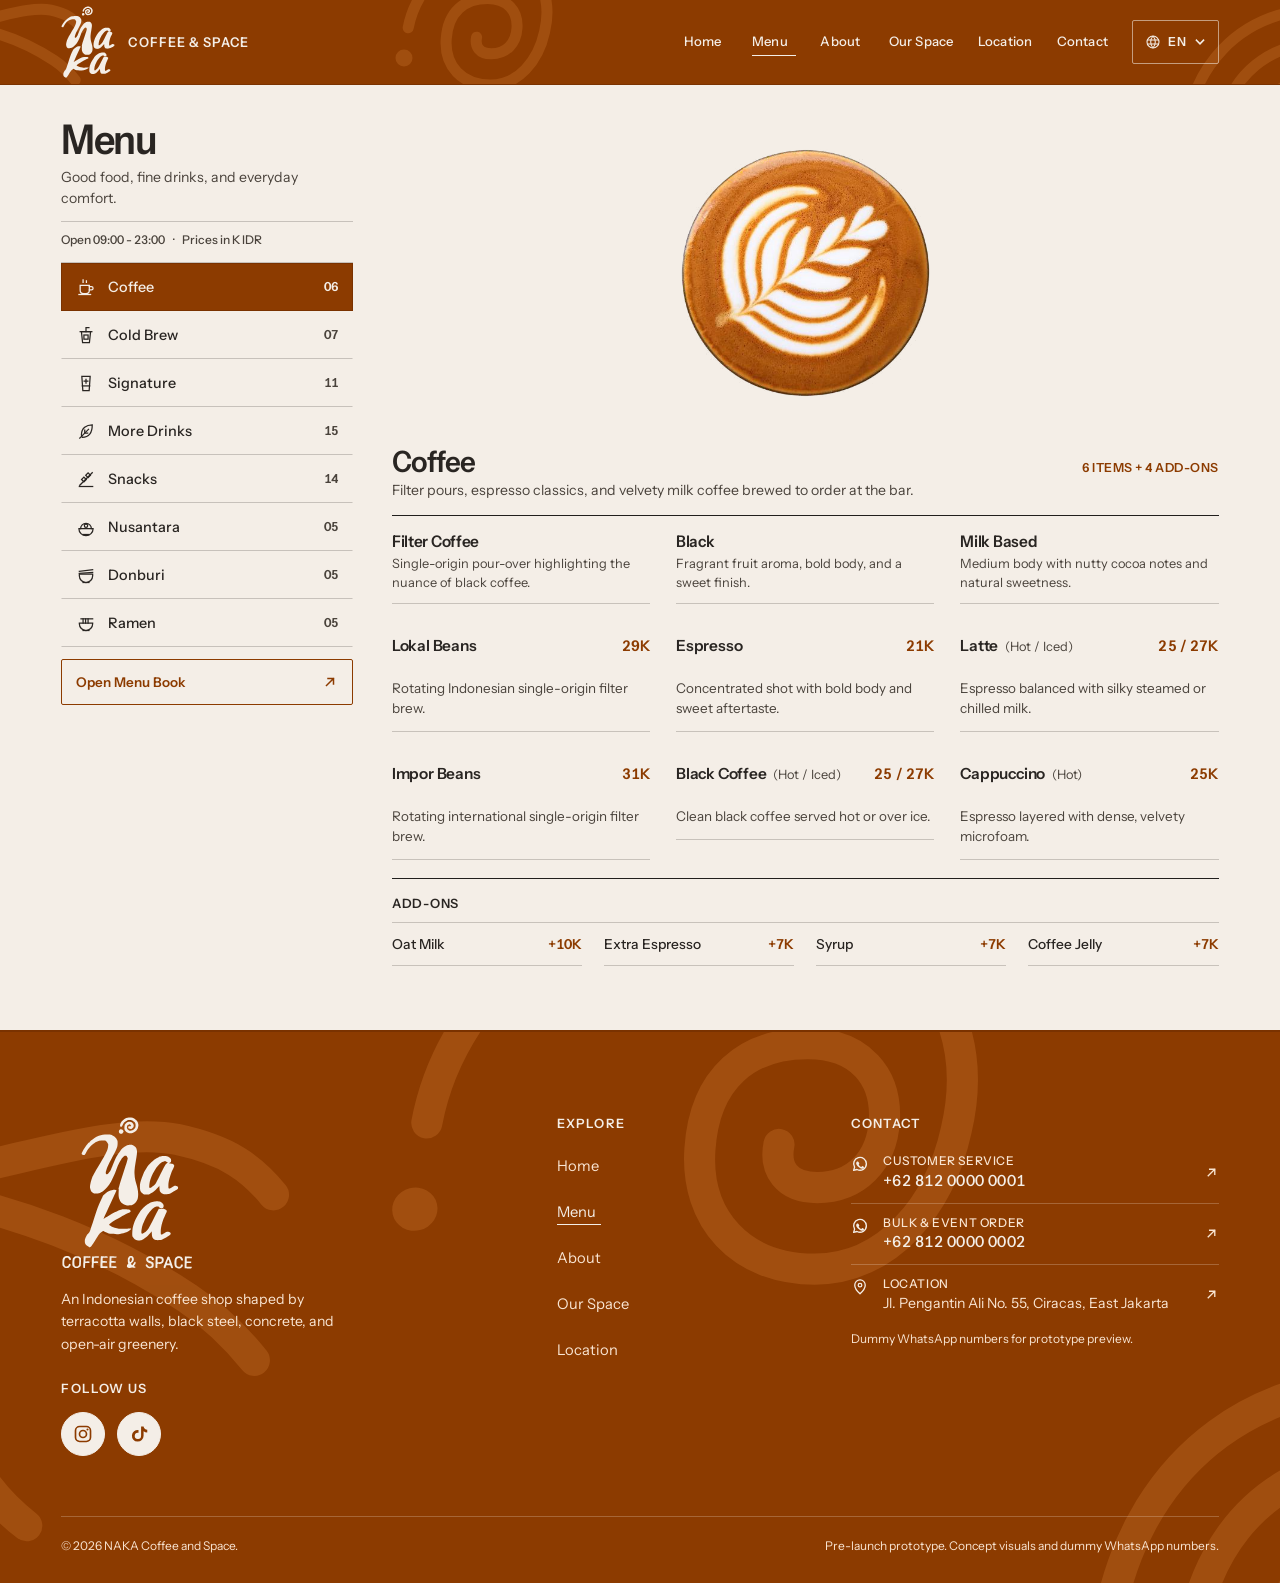
<file: menu.html>
<!DOCTYPE html>
<html lang="en">
<head>
  <meta charset="UTF-8">
  <meta name="viewport" content="width=device-width, initial-scale=1.0">
  <meta name="description" content="Explore the full menu at NAKA Coffee and Space in Ciracas, East Jakarta: specialty coffee, signature cold brew, non-coffee drinks, snacks, Nusantara dishes, donburi, and ramen.">
  <meta name="theme-color" content="#8C3B00">
  <title>Menu · NAKA Coffee and Space</title>
  <link rel="icon" type="image/svg+xml" href="assets/images/favicon.svg">
  <script>document.documentElement.classList.add('has-js');try{var l=(new URLSearchParams(location.search).get('lang')||localStorage.getItem('naka-lang')||'').toLowerCase();if(l==='id'){document.documentElement.lang='id';document.documentElement.dataset.lang='id';}}catch(e){}</script>
  <link rel="preload" href="assets/fonts/instrument-sans-latin.woff2" as="font" type="font/woff2" crossorigin>
  <link rel="stylesheet" href="assets/css/styles.css">
  <noscript>
    <style>
      .site-header { position: static; background: var(--color-brand-ink); color: var(--color-cream); }
      .menu-toggle { display: none; }
      .lang-dropdown, .lang-switch { display: none; }
      .menu-studio { padding-top: 0; }
      .menu-rail { position: static; }
      .menu-rail__tabs { display: none; }
      .menu-tabpanel[hidden] { display: block; }
      .menu-tabpanel + .menu-tabpanel { margin-top: 44px; padding-top: 44px; border-top: 1px solid var(--color-line-dark); }
      @media (max-width: 960px) {
        .header-inner { flex-wrap: wrap; padding-block: 16px; }
        .header-actions { width: 100%; }
        .primary-nav { display: flex; flex-wrap: wrap; width: 100%; gap: 8px 20px; margin-top: 12px; }
        .primary-nav a { font-size: 0.82rem; }
      }
    </style>
  </noscript>
</head>
<body data-page="menu">
  <svg xmlns="http://www.w3.org/2000/svg" width="0" height="0" style="position:absolute;width:0;height:0;overflow:hidden" aria-hidden="true" focusable="false">
    <symbol id="naka-emblem-stacked" viewBox="0 0 150.1 200">
      <path fill-rule="evenodd" d="M88 14.1C87.8 15.4 87.2 17.9 86.5 19.4C85.7 20.8 84.4 22.3 83.3 23.2C82.1 24.1 80.7 24.9 79.2 25.2C77.6 25.6 75.3 25.7 73.9 25.5C72.4 25.4 71.2 24.7 70.3 24.1C69.3 23.5 68.5 22.5 67.9 21.7C67.4 20.9 66.9 20.4 66.8 19C66.6 17.7 66.8 14.7 67.1 13.4C67.4 12.1 67.8 11.8 68.5 11.1C69.3 10.3 70.7 9.2 71.8 8.7C72.9 8.3 74.3 8 75.3 8.1C76.4 8.2 77.5 8.6 78.3 9.3C79.2 10 80.3 11.6 80.7 12.6C81.1 13.6 80.8 14.9 80.7 15.6C80.6 16.3 80.7 16.2 80.1 16.8C79.5 17.4 78.2 18.9 77.1 19.2C76.1 19.4 74.2 18.8 73.5 18.6C72.8 18.3 72.7 17.8 72.6 17.3C72.4 16.9 72.4 16.4 72.6 16C72.7 15.7 72.9 15.2 73.5 15.1C74.1 15 75.7 15.2 76.3 15.1C76.8 14.9 77 14.2 76.9 14.1C76.9 14 75.9 12.5 75.4 12.2C74.9 11.9 74.3 11.9 73.6 12.2C72.9 12.5 71.6 13.1 71.1 14C70.6 14.9 70.4 16.6 70.5 17.6C70.6 18.5 71.2 19.4 71.7 20C72.2 20.6 73.1 21.2 73.8 21.5C74.5 21.8 75.1 21.8 75.9 21.8C76.7 21.7 77.8 21.8 78.9 21.2C79.9 20.6 81.9 18.8 82.7 18C83.5 17.1 83.5 16.5 83.6 15.6C83.7 14.6 83.8 13.1 83.6 12C83.4 10.9 83.1 9.7 82.1 8.8C81.1 7.8 78.8 6.3 77.4 5.8C76.1 5.3 74.9 5.5 73.8 5.5C72.8 5.6 72.2 5.5 70.9 6.1C69.6 6.8 67.2 8.1 65.9 9.6C64.7 11.1 63.7 14.4 62.9 15.4C62.1 16.3 61.5 15.8 61.1 15.7C60.6 15.6 60.2 15.3 60.1 14.8C60 14.2 60 13.2 60.4 12C60.8 10.9 61.6 9 62.7 7.6C63.8 6.2 66 4.4 67.4 3.5C68.8 2.6 70 2.3 71.5 2C73 1.8 75.2 1.6 76.8 1.7C78.4 1.9 80 2.4 81.5 3.2C83 4 84.9 5.7 85.9 7C86.9 8.3 87.3 10 87.7 11.1C88 12.3 88.1 12.7 88 14.1Z M65.3 22.6C65.5 23.3 65.4 23.7 65 24.3C64.6 24.9 63.7 26.1 62.9 26.4C62.1 26.7 60.6 26.5 59.9 26.1C59.1 25.7 58.5 24.8 58.3 24.1C58.2 23.3 58.3 22.2 58.6 21.5C59 20.9 59.9 19.9 60.8 19.7C61.6 19.6 63.1 19.9 63.8 20.3C64.5 20.8 65.1 22 65.3 22.6Z M83.4 131.5C82.2 132.9 80.4 134 79.2 134.7C78 135.3 77.3 135.4 76 135.6C74.6 135.7 72.2 135.7 70.7 135.6C69.1 135.4 67.5 134.9 66.3 134.4C65 133.8 63.6 132.7 62.7 132C61.9 131.3 61.7 131.5 61 130C60.2 128.5 58.5 125.6 58.1 122.7C57.6 119.7 57.9 114.3 58.1 111.6C58.2 108.8 56.9 112.5 58.9 105.5C61 98.5 68.9 74.7 70.8 67.8C72.8 61 71.2 63.9 71.1 62.8C71.1 61.7 70.8 61.4 70.5 61C70.2 60.6 69.8 60.2 69.3 60.1C68.8 59.9 68 59.9 67.4 60.1C66.9 60.3 66.6 60.3 65.6 61.3C64.7 62.2 63 63.7 61.6 65.9C60.1 68.2 58.1 72 56.6 75.2C55.2 78.5 54.2 82.3 52.5 86.1C50.9 90 48.4 95.7 46.4 99.2C44.5 102.7 42.2 105.7 40.3 107.9C38.4 110.2 36.5 112 34.5 113.5C32.5 114.9 30 116.4 27.8 117C25.6 117.6 22.2 117.4 20.7 117.3C19.2 117.2 19.3 116.8 18.6 116.4C17.9 115.9 16.9 115.4 16.3 114.3C15.6 113.2 14.8 111.2 14.5 109.6C14.2 108 14.1 106.6 14.5 104.3C14.9 102 15.9 98.1 16.8 95.3C17.8 92.5 17.6 92.4 20.6 86.9C23.7 81.3 32.8 66.3 36 60.6C39.2 54.9 39.7 53.4 40.6 51C41.6 48.7 41.6 47.5 41.8 46C42 44.6 42.3 43.2 41.8 41.9C41.3 40.5 39.5 38.3 38.6 37.5C37.6 36.6 37.5 36.6 35.9 36.6C34.2 36.5 30.6 36.6 28.3 37.2C25.9 37.8 22.9 39.5 21.3 40.4C19.6 41.2 19 41.9 18 42.7C17.1 43.5 16.3 44 15.1 45.3C13.9 46.7 11.8 49.1 10.5 51.1C9.1 53.2 7.6 56.8 6.6 58C5.7 59.3 5.4 58.8 4.8 58.9C4.2 59 3.4 59.1 2.9 58.6C2.5 58.1 1 57.8 1.8 55.8C2.5 53.8 5.9 48.4 7.6 45.9C9.3 43.4 11.4 41 12.2 40.1C13.1 39.1 12.5 40.5 13 40C13.5 39.6 14.5 38 15.4 37.2C16.4 36.3 17.3 35.8 18.8 34.8C20.3 33.8 23.1 31.8 25 30.8C26.9 29.8 28.7 29.3 30.6 28.7C32.5 28.2 34.9 27.8 37 27.6C39.1 27.4 42.1 27.4 43.7 27.6C45.3 27.7 46 27.9 47.2 28.5C48.5 29 50.2 30 51.3 30.8C52.5 31.6 53.6 32.8 54.3 33.7C55 34.6 55.4 35.6 55.7 36.4C56 37.1 56.3 37 56.3 38.4C56.4 39.9 56.5 43 56 45.2C55.6 47.4 55.4 47.9 53.4 52.2C51.4 56.4 45.5 67.2 43.3 71.8C41 76.3 40.3 78.6 39.5 80.8C38.7 82.9 38.5 84.1 38.3 85.2C38.2 86.3 38.5 87.1 38.6 87.6C38.8 88.1 38.8 88.3 39.3 88.2C39.8 88.2 41 88 41.8 87.3C42.5 86.7 43.3 85.5 44.1 84.4C44.8 83.3 44.8 83.9 46.4 80.3C48.1 76.7 52.1 66.3 54.3 61.9C56.5 57.5 58.7 54.8 60.4 52.6C62.1 50.3 63.4 49.1 64.8 47.9C66.1 46.7 67.5 45.7 68.9 45C70.2 44.3 71.2 43.7 73 43.5C74.7 43.4 78 43.3 79.7 43.8C81.5 44.4 82.9 45.8 83.9 47.1C84.8 48.3 85.3 49.7 85.6 51.5C85.9 53.3 86.1 53.8 85.6 58.2C85.1 62.6 83 74.3 82.4 79.1C81.9 83.9 82 85.2 82.1 88.1C82.3 91.1 82.6 94.1 83.3 97.4C84 100.8 85.8 105.7 86.5 108.9C87.2 112.2 87.6 115.3 87.7 118C87.7 120.7 87.5 123.7 86.8 125.9C86.1 128 84.6 130.1 83.4 131.5Z M135.3 62.6C136.3 63.3 137.2 64.4 137.6 65.4C138 66.5 137.9 68.4 137.6 69.3C137.2 70.2 135.7 70.5 135.3 70.9C134.9 71.2 135.1 71.6 135.3 71.6C135.5 71.7 138.6 71.8 139.5 72C140.4 72.2 140.6 72.5 141 72.9C141.5 73.2 142 73.5 142.2 74.1C142.4 74.7 142.9 74.9 142.2 76.8C141.6 78.6 139.3 82.9 138.2 85.7C137.1 88.5 136 91.8 135.3 94.4C134.6 97 134 99.7 133.8 102C133.6 104.3 133.7 107.5 133.8 108.8C133.9 110 134.1 109.6 134.5 109.7C134.8 109.9 134.9 110.3 136 109.7C137.2 109.2 140.1 106.9 141.7 106.3C143.3 105.7 144.9 105.8 145.9 106C146.9 106.1 147.6 106.6 148 107.2C148.4 107.8 148.7 108.9 148.3 109.7C147.9 110.5 147.2 111.1 145.4 112.3C143.6 113.5 139.4 116 137.2 117C135 117.9 133.3 118.2 131.7 118.4C130 118.7 128.3 118.6 127 118.4C125.7 118.2 124.3 117.8 123.4 117.2C122.5 116.7 121.8 115.6 121.4 114.9C120.9 114.2 120.7 114.2 120.5 112.8C120.2 111.5 119.9 106.6 119.9 106.3C119.8 106.1 120.6 105.1 119.4 106.2C118.2 107.4 114.5 111.9 112.3 113.8C110.1 115.7 107.2 117.3 105.6 118.1C104 119 103.5 118.9 102.3 119C101.2 119.2 99.6 119.1 98.5 119C97.5 118.9 96.7 118.8 95.9 118.4C95 118.1 94.1 117.2 93.5 116.7C92.9 116.2 92.5 116 92 115.2C91.6 114.3 90.8 113.6 90.6 111.4C90.4 109.1 90.1 104.9 90.9 101.1C91.7 97.3 94.2 91 95.5 87.7C96.9 84.4 98 82.7 99.3 80.5C100.6 78.3 101.6 76.4 103.7 74.1C105.7 71.7 109.7 67.8 112.1 65.9C114.5 64 117.1 63 118.8 62.1C120.5 61.3 120.9 60.9 122.9 60.7C124.9 60.4 129.4 60.4 131.4 60.7C133.3 61 134.3 61.8 135.3 62.6Z M105.5 108.9C105.8 109 105.8 109.2 106.5 108.8C107.1 108.5 108 108.1 109.4 106.8C110.8 105.5 112.1 105.9 115.2 100.7C118.3 95.4 126 78.8 128.9 74.1C131.8 69.4 133.4 71.5 133.5 71.3C133.6 71.2 131.9 70 131.2 69.5C130.5 69 129.6 68.4 129.1 68.2C128.6 68 128.8 67.9 127.8 68.2C126.9 68.5 124.7 69.2 123.1 70.3C121.6 71.3 119.8 73.1 118.2 74.9C116.5 76.8 114.6 79.3 112.9 81.9C111.3 84.6 109.2 88.7 108 91.5C106.8 94.3 105.9 97 105.4 99.7C104.8 102.3 104.5 106.4 104.5 107.9C104.5 109.3 105.2 108.7 105.5 108.9Z M54.3 113.6C51.2 120.3 36.1 153.3 35.4 154.9C34.7 156.6 34.3 156.2 36.5 155C38.7 153.8 45.4 149.5 49.1 147.5C52.9 145.5 57.3 143.5 59.9 142.5C62.4 141.6 63 141.5 65.1 141.4C67.3 141.3 71.6 141.6 73.4 142C75.1 142.3 75.6 143.3 76 143.8C76.5 144.3 76.2 144.7 76 145.1C75.9 145.4 76.7 145.2 75.1 146C73.6 146.8 70 148.2 66.5 150.1C63.1 152 56.9 155.6 53.5 157.6C50 159.7 46.6 161.9 45 163.2C43.5 164.4 43.4 165.1 43.5 165.3C43.7 165.5 46.7 167.5 48.5 168.3C50.4 169.2 53.1 169.9 55.2 170.4C57.4 170.9 58.7 171.2 62 171.3C65.2 171.3 73 170.7 75.3 170.7C77.7 170.7 76.4 171.1 76.6 171.3C76.8 171.5 77.1 171.6 76.6 172.1C76.1 172.6 74.9 173.6 73.4 174.4C71.9 175.3 69.8 176.6 67.3 177.3C64.7 178.1 60.8 179.2 57.3 179.4C53.9 179.6 48.1 179 45.7 178.8C43.2 178.6 43.5 178.6 41.9 177.9C40.2 177.3 36.6 175.3 35.3 174.8C34 174.3 34.6 174.3 33.7 174.8C32.9 175.2 31.2 176.4 29.9 177.7C28.7 179 28.1 179.6 25.9 182.9C23.6 186.2 18.3 195.9 15.9 198.2C13.6 200.6 12.2 197.9 11.1 197.7C10.1 197.4 9.9 196.8 9.4 196.5C8.9 196.2 8.6 196.2 8.2 195.6C7.7 195 6.9 194.3 6.7 192.9C6.4 191.6 6.2 189 6.7 187C7.1 185.1 8.3 182.9 9.6 180.6C10.9 178.4 12.2 179.5 14.8 172.9C17.4 166.4 22.9 147.7 25.8 139.7C28.8 131.7 31.6 126.3 33.1 123.1C34.6 120 33.7 121.3 35.2 119.9C36.6 118.5 39.7 115.6 41.9 114.4C44.1 113.1 47.1 112.4 48.9 112C50.7 111.7 52.4 111.9 53.3 112.1C54.2 112.2 54.5 112.9 54.5 113C54.6 113 57.3 106.9 54.3 113.6Z M124.9 132.6C125.6 133.5 126 134.3 126.3 135.1C126.5 135.9 126.5 137.1 126.3 137.8C126.1 138.5 125.9 139.3 125.1 139.6C124.2 139.9 122.2 140 121.1 139.6C120 139.2 119.5 137.6 118.3 137.3C117.1 137 115 137.3 113.6 137.9C112.1 138.5 111.1 139.2 109.5 140.8C107.8 142.4 104.9 145.9 103.4 147.8C101.9 149.7 101.5 150.1 100.2 152.8C98.8 155.4 96.1 161 94.9 164.1C93.8 167.1 93.3 169.8 92.9 171.9C92.5 174.1 92.5 176.5 92.6 177.6C92.7 178.6 93.1 178.4 93.6 178.5C94 178.6 93.8 179.5 95.5 178.2C97.1 176.9 100 176 103.6 170.3C107.2 164.7 115.2 147.5 117.9 142.9C120.6 138.2 119.5 141.4 120.6 141.1C121.6 140.7 123.5 140.7 124.7 140.8C125.9 140.8 127.4 141.1 128.2 141.4C129 141.6 129.3 141.9 129.7 142.3C130.1 142.6 130.7 142.9 130.9 143.5C131.1 144 131.7 143.3 130.9 145.6C130.1 147.9 126.9 154.5 125.7 157.7C124.5 160.9 123.9 163.3 123.4 165.6C122.8 167.8 122.4 169.8 122.2 172C122 174.1 122.1 177.7 122.2 179C122.4 180.3 122.8 179.9 123.2 180C123.6 180.1 123.6 180.3 124.7 179.7C125.9 179.1 128.8 176.8 130.4 176.2C132 175.6 133.6 175.8 134.6 175.9C135.6 176.1 136.4 176.5 136.7 177.1C137 177.8 137.7 178.7 136.7 179.9C135.7 181.1 132.2 183.4 130.3 184.6C128.3 185.8 126 186.9 124.5 187.5C123 188.1 122.5 188.2 120.9 188.4C119.4 188.5 116.2 188.6 114.8 188.4C113.3 188.2 112.6 187.7 111.8 187.2C111 186.7 110.5 185.9 110 185.1C109.6 184.4 109.1 183.9 108.9 182.5C108.6 181 108.3 176.3 108.3 176C108.2 175.7 108.7 174.7 107.5 175.9C106.3 177.1 102.7 181.6 100.7 183.4C98.7 185.3 96.3 186.7 94.9 187.5C93.4 188.3 92.8 188.4 91.6 188.7C90.5 188.9 89 189.1 87.8 189C86.6 188.9 84.9 188.5 84 188.1C83 187.7 82.7 187.3 82 186.6C81.2 185.9 80.1 184.7 79.5 183.7C79 182.6 78.7 182.4 78.7 180.2C78.6 178 78.8 172.8 79.2 169.9C79.7 167 80.8 164.3 81.6 162C82.4 159.8 82.7 158.8 84.2 155.9C85.7 153.1 89.4 147 91.2 144.3C93 141.6 94.2 140.5 95.5 139.1C96.9 137.7 97.7 136.9 99.6 135.6C101.6 134.3 105.5 131.9 107.8 130.9C110 129.9 111.8 129.7 113.6 129.5C115.5 129.2 117.9 129.4 119.2 129.5C120.4 129.6 120.6 129.5 121.6 130.1C122.5 130.6 124.1 131.8 124.9 132.6Z"/>
    </symbol>
    <symbol id="naka-logo-stacked" viewBox="0 0 260 302.3">
      <path class="naka-logo__emblem" fill-rule="evenodd" d="M151.9 18.9C151.6 20.6 151 23.8 150 25.7C149 27.6 147.4 29.4 145.8 30.6C144.3 31.9 142.5 32.8 140.5 33.3C138.6 33.8 135.5 33.9 133.7 33.7C131.9 33.4 130.3 32.6 129.1 31.8C127.9 31 126.8 29.8 126.1 28.7C125.4 27.7 124.8 27 124.6 25.3C124.4 23.6 124.6 19.7 125 18C125.3 16.4 125.9 16 126.9 15C127.8 14.1 129.6 12.6 131 12C132.4 11.4 134.3 11.1 135.6 11.2C137 11.3 138.4 11.8 139.5 12.8C140.6 13.7 142 15.7 142.5 17C143 18.2 142.7 20 142.5 20.8C142.4 21.7 142.5 21.7 141.7 22.4C141 23.1 139.3 25.1 137.9 25.4C136.6 25.8 134.2 25 133.2 24.7C132.3 24.3 132.3 23.6 132.1 23.1C131.9 22.6 131.9 21.8 132.1 21.4C132.3 20.9 132.5 20.4 133.3 20.2C134.1 20 136.1 20.4 136.8 20.2C137.5 20 137.7 19.1 137.7 18.9C137.6 18.8 136.4 16.9 135.7 16.5C135 16.1 134.2 16.1 133.3 16.5C132.5 16.8 130.8 17.7 130.2 18.8C129.6 19.9 129.3 22.2 129.4 23.4C129.6 24.6 130.3 25.7 131 26.5C131.6 27.3 132.8 28 133.6 28.4C134.5 28.8 135.3 28.9 136.4 28.8C137.4 28.7 138.8 28.8 140.2 28.1C141.6 27.3 144.1 25 145.1 23.9C146.1 22.7 146.1 22.1 146.3 20.8C146.5 19.6 146.6 17.6 146.3 16.2C146 14.8 145.6 13.3 144.4 12C143.1 10.8 140 8.9 138.3 8.2C136.6 7.6 135 7.8 133.7 7.9C132.3 7.9 131.5 7.8 129.9 8.6C128.3 9.5 125.2 11.2 123.5 13.1C121.9 15 120.6 19.3 119.6 20.6C118.6 21.8 117.8 21.1 117.2 20.9C116.6 20.8 116.1 20.5 116 19.8C115.9 19 115.8 17.7 116.3 16.3C116.9 14.8 117.9 12.3 119.4 10.5C120.8 8.8 123.6 6.4 125.4 5.3C127.2 4.1 128.7 3.7 130.7 3.4C132.6 3 135.4 2.8 137.5 3C139.6 3.2 141.7 3.8 143.6 4.9C145.4 6 148 8.2 149.2 9.8C150.5 11.4 151.1 13.6 151.5 15.1C151.9 16.5 152.1 17.2 151.9 18.9Z M122.7 29.9C122.9 30.7 122.8 31.3 122.3 32.1C121.8 32.9 120.6 34.4 119.6 34.8C118.5 35.2 116.6 34.9 115.7 34.4C114.7 33.9 114 32.7 113.7 31.8C113.5 30.8 113.6 29.4 114.1 28.5C114.6 27.6 115.8 26.4 116.8 26.2C117.9 25.9 119.8 26.4 120.8 27C121.7 27.6 122.5 29.1 122.7 29.9Z M146 170.2C144.4 172 142.1 173.5 140.6 174.3C139 175.1 138.2 175.3 136.4 175.4C134.7 175.6 131.6 175.7 129.6 175.5C127.6 175.2 125.5 174.7 123.9 173.9C122.3 173.2 120.5 171.8 119.4 170.9C118.3 170 118.1 170.2 117.1 168.3C116.2 166.4 114 162.7 113.4 158.9C112.8 155.1 113.2 148.1 113.4 144.6C113.5 141 111.8 145.7 114.5 136.7C117.1 127.6 127.3 97 129.8 88.2C132.3 79.4 130.2 83.1 130.2 81.7C130.1 80.3 129.8 79.9 129.4 79.4C129 78.8 128.5 78.4 127.8 78.2C127.2 78 126.2 77.9 125.4 78.2C124.7 78.4 124.3 78.5 123.1 79.7C121.9 80.9 119.7 82.8 117.9 85.7C116 88.6 113.4 93.6 111.5 97.7C109.6 101.9 108.3 106.8 106.2 111.8C104.1 116.7 100.9 124.1 98.4 128.6C95.9 133.1 93 136.9 90.5 139.9C88 142.8 85.6 145.1 83 147C80.4 148.9 77.2 150.7 74.3 151.5C71.5 152.3 67.1 152 65.2 151.9C63.3 151.8 63.4 151.3 62.5 150.7C61.6 150.1 60.4 149.5 59.5 148.1C58.7 146.7 57.6 144.1 57.2 142C56.9 140 56.8 138.2 57.2 135.2C57.7 132.3 59 127.1 60.2 123.5C61.5 119.9 61.2 119.8 65.1 112.7C69.1 105.5 80.8 86.2 84.9 78.8C89 71.5 89.7 69.5 90.9 66.5C92.1 63.5 92.2 62 92.4 60.1C92.6 58.2 93.1 56.5 92.4 54.7C91.7 52.9 89.4 50.1 88.2 49C87 48 86.9 47.9 84.8 47.9C82.6 47.8 78 47.9 74.9 48.6C71.9 49.4 68 51.6 65.9 52.8C63.8 53.9 63.1 54.8 61.8 55.8C60.5 56.8 59.6 57.4 58 59.2C56.5 60.9 53.8 64 52 66.6C50.3 69.3 48.3 73.9 47.1 75.5C45.9 77.1 45.5 76.6 44.8 76.7C44 76.8 43 76.9 42.3 76.3C41.7 75.6 39.8 75.3 40.8 72.7C41.7 70 46.1 63.2 48.3 59.9C50.5 56.7 53.2 53.6 54.3 52.4C55.4 51.2 54.7 52.9 55.3 52.3C56 51.7 57.2 49.7 58.4 48.7C59.6 47.6 60.8 46.9 62.8 45.6C64.7 44.3 68.4 41.7 70.8 40.4C73.2 39.2 75.5 38.5 77.9 37.8C80.4 37.1 83.5 36.5 86.2 36.3C88.9 36 92.7 36.1 94.9 36.3C97 36.5 97.9 36.8 99.4 37.4C101 38.1 103.2 39.4 104.7 40.4C106.1 41.5 107.5 43.1 108.5 44.2C109.4 45.3 109.9 46.6 110.3 47.6C110.8 48.6 111 48.5 111.1 50.3C111.2 52.1 111.3 56.2 110.7 59C110.1 61.8 110 62.5 107.3 68C104.7 73.5 97.2 87.3 94.3 93.2C91.4 99.1 90.4 102.1 89.4 104.8C88.4 107.6 88.1 109.1 87.9 110.5C87.7 111.9 88.1 113 88.3 113.6C88.5 114.2 88.5 114.5 89.2 114.5C89.8 114.4 91.4 114.1 92.3 113.3C93.3 112.5 94.4 111 95.4 109.6C96.3 108.1 96.3 108.9 98.4 104.3C100.5 99.6 105.6 86.2 108.5 80.5C111.4 74.8 114.2 71.4 116.4 68.5C118.5 65.6 120.3 64.1 122 62.5C123.8 60.9 125.6 59.7 127.3 58.8C129 57.8 130.4 57.1 132.6 56.9C134.8 56.6 139 56.5 141.3 57.2C143.5 58 145.4 59.8 146.6 61.4C147.8 63 148.5 64.8 148.9 67.1C149.3 69.4 149.5 70.1 148.9 75.8C148.2 81.5 145.5 96.5 144.8 102.7C144.1 108.8 144.2 110.5 144.4 114.3C144.6 118.1 145 122 145.9 126.3C146.8 130.6 149.1 136.9 150 141.2C150.9 145.4 151.5 149.4 151.5 152.8C151.6 156.3 151.3 160.2 150.4 163C149.5 165.8 147.6 168.4 146 170.2Z M212.9 81.4C214.1 82.4 215.4 83.7 215.9 85.1C216.3 86.5 216.3 89 215.8 90.1C215.4 91.2 213.4 91.6 212.9 92.1C212.4 92.6 212.7 93 212.9 93.1C213.1 93.1 217.2 93.3 218.4 93.5C219.5 93.8 219.7 94.2 220.3 94.7C220.8 95.1 221.6 95.5 221.8 96.3C222.1 97.1 222.7 97.3 221.8 99.7C221 102.1 218.1 107.6 216.6 111.2C215.2 114.8 213.8 119.1 212.9 122.5C212 125.8 211.3 129.3 211 132.2C210.7 135.2 210.9 139.3 211 140.9C211.1 142.5 211.4 141.9 211.8 142.1C212.3 142.3 212.4 142.9 213.9 142.2C215.4 141.4 219.2 138.5 221.2 137.7C223.2 136.9 225.2 137.1 226.5 137.3C227.8 137.5 228.8 138.1 229.3 138.8C229.8 139.6 230.2 141 229.7 142.1C229.1 143.2 228.2 144 225.9 145.5C223.6 147 218.2 150.2 215.4 151.5C212.6 152.8 210.4 153.1 208.3 153.4C206.1 153.7 203.9 153.6 202.2 153.4C200.5 153.1 198.7 152.6 197.6 151.8C196.4 151.1 195.5 149.7 194.9 148.8C194.3 147.9 194.1 147.9 193.8 146.2C193.5 144.4 193.1 138.1 193 137.8C193 137.5 194 136.1 192.5 137.7C190.9 139.2 186.1 144.9 183.3 147.4C180.4 149.8 176.7 151.9 174.6 153C172.6 154.1 171.9 153.9 170.4 154.1C169 154.3 166.9 154.3 165.5 154.1C164.2 154 163.1 153.8 162.1 153.4C161 152.9 159.8 151.8 159 151.2C158.2 150.5 157.7 150.3 157.1 149.2C156.5 148.1 155.5 147.2 155.3 144.3C155 141.4 154.6 135.9 155.6 131.1C156.7 126.2 159.9 118.1 161.6 113.8C163.4 109.6 164.8 107.3 166.5 104.5C168.2 101.6 169.5 99.2 172.1 96.2C174.8 93.2 179.9 88.2 183 85.7C186.1 83.2 189.4 81.9 191.6 80.8C193.9 79.7 194.3 79.2 196.9 78.9C199.5 78.6 205.3 78.5 207.8 78.9C210.4 79.3 211.6 80.4 212.9 81.4Z M174.5 141C174.9 141.2 174.9 141.4 175.7 141C176.5 140.6 177.7 140.1 179.5 138.4C181.3 136.7 183 137.3 187 130.5C191 123.8 200.9 102.3 204.7 96.2C208.4 90.2 210.5 92.9 210.6 92.7C210.7 92.5 208.5 91 207.6 90.3C206.7 89.7 205.6 88.9 204.9 88.7C204.2 88.4 204.5 88.2 203.3 88.7C202.1 89.1 199.2 89.9 197.2 91.3C195.2 92.7 192.9 94.9 190.8 97.3C188.7 99.7 186.2 102.9 184.1 106.3C182 109.7 179.3 115 177.7 118.7C176.2 122.3 175.1 125.8 174.3 129.2C173.6 132.6 173.2 137.9 173.2 139.8C173.2 141.6 174.1 140.8 174.5 141Z M108.5 147.2C104.5 155.8 85.1 198.3 84.2 200.4C83.3 202.6 82.8 202 85.6 200.5C88.4 199 97 193.4 101.8 190.8C106.7 188.2 112.4 185.7 115.7 184.4C119 183.2 119.7 183.1 122.5 182.9C125.3 182.8 130.8 183.2 133.1 183.7C135.3 184.2 136 185.4 136.5 186C137.1 186.7 136.7 187.3 136.5 187.7C136.3 188.2 137.3 187.9 135.4 188.9C133.4 189.9 128.8 191.8 124.3 194.2C119.8 196.6 111.9 201.2 107.4 203.9C103 206.6 98.6 209.4 96.6 211C94.5 212.6 94.5 213.6 94.6 213.8C94.8 214.1 98.7 216.7 101.1 217.7C103.5 218.8 107 219.7 109.7 220.3C112.5 220.9 114.2 221.4 118.4 221.5C122.5 221.5 132.6 220.7 135.6 220.7C138.7 220.7 137 221.2 137.3 221.5C137.5 221.8 137.9 221.9 137.3 222.5C136.6 223.1 135 224.5 133.1 225.6C131.2 226.7 128.5 228.3 125.2 229.3C121.9 230.3 116.9 231.6 112.4 231.9C108 232.2 100.6 231.5 97.4 231.2C94.2 230.9 94.6 230.9 92.5 230.1C90.4 229.2 85.8 226.6 84.1 226C82.4 225.3 83.1 225.4 82 226C80.9 226.6 78.7 228.1 77.1 229.8C75.5 231.4 74.8 232.3 71.9 236.5C69 240.7 62.1 253.2 59 256.2C56 259.3 54.2 255.9 52.9 255.5C51.5 255.2 51.3 254.4 50.7 254C50.1 253.6 49.6 253.6 49 252.8C48.5 252.1 47.4 251.2 47.1 249.4C46.8 247.6 46.5 244.3 47.1 241.8C47.7 239.3 49.2 236.4 50.9 233.5C52.6 230.6 54.2 232.1 57.6 223.6C60.9 215.2 68.1 191 71.8 180.8C75.6 170.5 79.3 163.5 81.2 159.5C83.1 155.4 82 157.1 83.8 155.3C85.6 153.5 89.7 149.8 92.5 148.2C95.3 146.5 99.2 145.6 101.5 145.2C103.9 144.7 106.1 145 107.2 145.2C108.4 145.3 108.8 146.3 108.8 146.3C108.9 146.4 112.4 138.5 108.5 147.2Z M199.5 171.7C200.5 172.7 201 173.8 201.3 174.9C201.6 175.9 201.5 177.4 201.3 178.3C201 179.2 200.8 180.3 199.7 180.7C198.6 181 196 181.1 194.6 180.7C193.2 180.2 192.6 178.1 191 177.7C189.5 177.4 186.7 177.7 184.9 178.5C183.1 179.2 181.7 180.2 179.6 182.2C177.5 184.3 173.7 188.8 171.7 191.2C169.8 193.7 169.4 194.3 167.6 197.6C165.9 201 162.4 208.2 160.9 212.2C159.4 216.2 158.7 219.6 158.3 222.3C157.8 225.1 157.7 228.2 157.9 229.6C158 230.9 158.5 230.7 159.1 230.8C159.7 230.9 159.5 232.1 161.6 230.4C163.6 228.7 167.4 227.6 172.1 220.3C176.7 213 187 190.9 190.5 184.9C193.9 178.8 192.5 183 193.9 182.6C195.3 182.1 197.7 182.1 199.2 182.2C200.8 182.2 202.7 182.6 203.8 182.9C204.8 183.2 205.1 183.7 205.7 184.1C206.3 184.5 207 185 207.2 185.6C207.5 186.3 208.3 185.5 207.3 188.4C206.2 191.3 202.1 199.9 200.5 204C199 208.1 198.3 211.2 197.5 214.1C196.8 217.1 196.3 219.6 196 222.4C195.8 225.2 195.8 229.8 196 231.4C196.2 233.1 196.8 232.5 197.3 232.7C197.8 232.8 197.8 233.1 199.3 232.3C200.8 231.5 204.6 228.6 206.6 227.8C208.6 227.1 210.7 227.3 212 227.5C213.3 227.6 214.3 228.2 214.7 229C215.2 229.9 216 231.1 214.7 232.6C213.4 234.2 209 237.1 206.4 238.6C203.9 240.2 200.9 241.6 198.9 242.4C197 243.2 196.4 243.4 194.4 243.5C192.4 243.7 188.3 243.8 186.5 243.5C184.6 243.3 183.6 242.7 182.6 242C181.6 241.3 180.9 240.3 180.3 239.3C179.7 238.4 179.2 237.8 178.8 235.9C178.5 234.1 178.1 227.9 178.1 227.6C178 227.2 178.7 225.9 177.1 227.5C175.5 229 170.9 234.8 168.3 237.1C165.7 239.5 162.6 241.3 160.8 242.4C158.9 243.5 158.1 243.6 156.6 243.9C155.2 244.2 153.3 244.4 151.7 244.3C150.1 244.2 147.9 243.6 146.7 243.1C145.5 242.7 145.1 242.2 144.2 241.3C143.2 240.4 141.7 238.8 141.1 237.5C140.4 236.1 140 235.8 139.9 232.9C139.9 230.1 140.1 223.5 140.7 219.7C141.3 216 142.7 212.5 143.7 209.6C144.7 206.7 145.1 205.4 147 201.7C149 198.1 153.7 190.2 156 186.7C158.4 183.3 159.9 181.8 161.6 180C163.4 178.2 164.4 177.2 166.9 175.5C169.4 173.8 174.5 170.7 177.4 169.5C180.3 168.2 182.6 167.9 185 167.6C187.3 167.3 190.5 167.5 192.1 167.6C193.8 167.7 194 167.7 195.2 168.4C196.4 169 198.5 170.7 199.5 171.7Z"/>
      <path class="naka-logo__tagline" fill-rule="evenodd" d="M12.3 275C13.2 274.9 12.9 274.7 13.7 275C14.5 275.2 16.3 275.8 17.1 276.5C18 277.2 18.7 278.3 19.1 279.1C19.4 280 19.5 281 19.5 281.6C19.4 282.1 19 282.6 18.6 282.8C18.2 283 17.7 283.5 16.9 282.8C16.1 282.1 14.9 279 13.7 278.3C12.5 277.7 10.4 278.4 9.4 278.7C8.4 279.1 8 279.5 7.5 280.6C7 281.7 6.5 284.1 6.4 285.6C6.2 287.1 6.3 289.1 6.4 290.2C6.4 291.3 6.4 291.7 6.8 292.5C7.1 293.2 7.4 294.3 8.3 294.8C9.2 295.2 11.6 295.4 12.6 295.1C13.7 294.9 14.6 293.7 14.9 293.2C15.3 292.8 14.8 292.6 15 292.2C15.2 291.8 15.8 291 16.2 290.7C16.5 290.4 17 290.2 17.4 290.3C17.9 290.4 18.5 290.7 18.7 291.2C18.9 291.7 19.1 292.4 18.7 293.2C18.3 294.1 17 295.9 16.4 296.6C15.8 297.4 15.7 297.5 14.9 297.8C14.1 298.1 12.4 298.5 11.2 298.5C9.9 298.5 8.4 298.4 7.2 297.8C6 297.2 4.4 295.5 3.8 294.7C3.1 294 3.1 295 3 293.2C2.9 291.3 2.7 285.3 3 283C3.2 280.6 4 279.4 4.5 278.4C5.1 277.4 5.8 277 6.4 276.5C7 276 7.4 275.6 8.4 275.3C9.3 275.1 11.4 275 12.3 275Z M135.6 275C136.7 274.5 138.6 274.8 139.4 275C140.2 275.1 140.2 275.4 140.6 275.7C141 276 141.4 276.2 141.8 276.9C142.1 277.6 142.7 279.5 142.9 280.3C143.1 281.2 143.1 281.4 142.9 282.3C142.7 283.2 142.6 284.6 141.8 285.7C140.9 286.9 138.2 288.7 137.7 289.6C137.2 290.6 138.2 291.3 138.4 291.7C138.7 292.2 139 292.4 139.2 292.5C139.5 292.7 139.4 293.5 140.2 292.5C141.1 291.6 143.6 287.5 144.5 286.6C145.4 285.6 145.5 286.4 145.8 286.6C146.2 286.8 146.6 287.1 146.6 287.8C146.6 288.4 146.4 289.6 145.9 290.6C145.3 291.6 143.6 293.5 143.3 294.2C142.9 294.9 143.3 294.9 143.7 295.1C144.1 295.4 145.5 295.6 145.9 296C146.2 296.3 146.1 297 145.9 297.3C145.7 297.7 145.8 298 144.8 298C143.7 298 140.8 297.3 139.3 297.4C137.8 297.5 136.3 298.4 135.2 298.5C134 298.6 133 298.5 132.1 298.1C131.3 297.8 130.3 296.7 129.8 296.2C129.4 295.7 129.4 295.6 129.4 295C129.4 294.4 129.4 293.2 129.8 292.3C130.2 291.4 131.8 290.4 132.1 289.4C132.3 288.5 131.4 287.9 131.3 286.4C131.2 285 131.1 281.7 131.3 280.3C131.5 278.9 131.8 278.5 132.5 277.7C133.1 276.8 134.5 275.4 135.6 275Z M33.8 275.3C35.1 275.5 35.8 276 36.6 276.5C37.3 277 38.1 277.8 38.5 278.4C38.9 279 39.2 278 39.3 280.3C39.3 282.6 39.3 290.3 38.9 292.8C38.5 295.3 37.9 295 37 295.8C36.2 296.7 34.4 297.7 33.6 298.1C32.8 298.6 33 298.5 32 298.5C31.1 298.5 28.9 298.6 27.6 298.2C26.3 297.7 24.8 296.4 24 295.5C23.1 294.5 22.7 294 22.4 292.4C22.2 290.8 22.3 287.1 22.4 285.2C22.6 283.3 23 281.4 23.2 280.3C23.4 279.3 23.5 279.3 24 278.8C24.4 278.2 25.2 277.4 25.9 276.9C26.6 276.3 27.2 275.6 28.5 275.4C29.8 275.1 32.5 275.2 33.8 275.3Z M57.6 275.9C57.9 276.1 58.1 276.7 58 277.1C57.9 277.5 58.2 278.1 56.8 278.3C55.4 278.5 50.5 278.2 49.1 278.3C47.8 278.5 48.5 278.1 48.3 279.1C48.1 280.2 47.9 284 47.9 285C47.9 286 47.3 285.4 48.4 285.4C49.5 285.5 53.6 285.3 54.9 285.4C56.1 285.6 55.9 285.9 56.1 286.3C56.3 286.6 56.4 287.2 56.1 287.5C55.9 287.9 55.8 288.2 54.5 288.4C53.2 288.6 49.1 288.7 48 288.8C46.8 289 47.6 288 47.5 289.3C47.4 290.7 47.4 295.9 47.1 297.3C46.9 298.8 46.4 298.1 45.9 298.2C45.4 298.2 44.2 299.1 43.9 297.4C43.6 295.8 43.7 289.4 43.8 287.8C43.8 286.2 44 289.4 44.1 287.5C44.3 285.7 44.3 278.1 44.5 276.2C44.7 274.2 44 275.5 45.4 275.3C46.8 275.2 52 275.3 53.4 275.3C54.7 275.4 53.2 275.7 53.6 275.7C54.1 275.7 55.7 275.3 56.3 275.3C57 275.4 57.3 275.6 57.6 275.9Z M74.4 276.2C74.7 276.6 74.6 277.2 74.4 277.5C74.3 277.8 74.9 278.2 73.6 278.3C72.2 278.5 67.3 278.2 66 278.3C64.6 278.5 65.3 278.9 65.1 279.1C64.9 279.4 64.8 279 64.7 280C64.7 280.9 64.7 284.1 64.7 285C64.8 285.9 64.1 285.4 65.2 285.4C66.3 285.5 70.5 285.3 71.7 285.4C72.9 285.6 72.7 285.9 72.9 286.3C73.1 286.6 73.1 287.2 72.9 287.5C72.8 287.9 72.9 288.3 71.7 288.4C70.5 288.6 66.7 288.4 65.6 288.4C64.5 288.5 65 288.7 64.8 288.8C64.6 289 64.5 288 64.3 289.3C64.2 290.7 64.1 295.9 63.9 297.3C63.7 298.8 63.6 298.1 63.1 298.2C62.6 298.2 61.2 297.9 60.7 297.8C60.3 297.6 60.3 298.3 60.2 297.3C60.1 296.3 60.2 292.5 60.2 291.6C60.3 290.6 60.5 293 60.6 291.3C60.7 289.5 60.5 283.2 60.6 280.7C60.7 278.2 61.2 276.6 61.4 275.8C61.6 274.9 61.5 275.3 61.9 275.3C62.2 275.3 61.6 275.7 63.4 275.7C65.1 275.7 71 275.3 72.8 275.3C74.6 275.4 74.2 275.9 74.4 276.2Z M91.3 275.9C91.8 276.3 91.7 277.4 91.7 277.8C91.6 278.2 92.6 278.2 91.2 278.3C89.9 278.4 84.7 278.1 83.2 278.3C81.7 278.5 82.1 278.7 81.9 279.6C81.7 280.5 81.9 283.4 81.9 284.2C82 285 81.1 284.5 82.4 284.7C83.6 284.8 88.5 284.9 89.7 285.1C91 285.2 90.1 285.2 90.2 285.6C90.2 286 90.2 287.2 90.1 287.6C90.1 288 90.9 288 89.6 288.1C88.4 288.1 83.7 287.9 82.4 288.1C81.1 288.2 81.7 288 81.6 288.9C81.4 289.9 81.4 293.3 81.6 294.3C81.7 295.3 80.9 295 82.4 295.1C83.8 295.3 89.3 295.1 90.8 295.2C92.2 295.3 91.2 295.3 91.3 295.7C91.4 296 91.4 296.9 91.3 297.3C91.1 297.7 92.4 298 90.4 298.2C88.4 298.3 80.6 298.2 78.7 298.2C76.8 298.1 78.5 298 78.3 297.8C78.1 297.6 77.5 300.3 77.4 296.9C77.4 293.5 77.8 280 78.2 276.5C78.7 273.1 79.3 275.5 80.2 275.3C81.1 275.1 83.4 275.3 84 275.3C84.7 275.4 83.6 275.7 84.3 275.7C85 275.7 87.4 275.3 88.5 275.3C89.6 275.4 90.8 275.5 91.3 275.9Z M108.3 275.7C110.4 275.9 108.9 275.8 108.9 276.2C108.9 276.6 108.8 278.2 108.4 278.3C108.1 278.4 101.9 278.2 100.4 278.3C98.9 278.5 99.4 278.2 99.2 279.1C99 280.1 99.1 283.3 99.1 284.2C99.2 285.1 98.3 284.5 99.6 284.7C100.8 284.8 105.6 284.9 106.9 285.1C108.1 285.2 107.3 285.2 107.4 285.6C107.4 285.9 107.5 286.8 107.4 287.2C107.2 287.6 107.8 287.9 106.5 288.1C105.2 288.2 100.4 288 99.2 288.1C98 288.2 98.8 287.5 98.8 288.6C98.7 289.6 98.7 293.6 98.8 294.7C98.8 295.7 97.8 295.1 99.3 295.2C100.8 295.2 106.4 295 108 295.2C109.5 295.4 108.7 296 108.8 296.4C109 296.7 109 297.1 108.8 297.3C108.6 297.6 109.7 298.1 107.6 298.2C105.5 298.3 97.8 298.1 95.8 297.9C93.8 297.8 95.1 299.2 95 297.3C94.9 295.3 95 287.5 95 285.6C95.1 283.7 95.3 286.7 95.4 285.3C95.5 283.9 95.3 278.1 95.4 276.6C95.5 275.1 95.7 276 95.8 275.8C95.9 275.6 94.3 275.3 96.3 275.3C98.3 275.3 106.3 275.6 108.3 275.7Z M173 275.3C173.8 275.2 175 275.1 176.1 275.3C177.2 275.6 179 276.4 179.9 276.9C180.7 277.3 181 277.8 181.4 278.4C181.8 279 182.1 279.8 182.2 280.3C182.3 280.9 182.3 281.6 182.2 282C182 282.4 181.8 282.7 181.4 282.8C181 282.9 180.2 282.9 179.7 282.8C179.2 282.7 178.8 282.5 178.5 282C178.1 281.5 178 280.4 177.7 279.9C177.3 279.4 177.1 278.9 176.4 278.7C175.7 278.5 174.2 278.5 173.3 278.7C172.5 279 171.7 279.6 171.4 280.3C171 280.9 171.2 282.1 171.3 282.7C171.5 283.3 170.8 283.2 172.2 283.9C173.5 284.7 178.3 286.3 179.9 287.3C181.4 288.3 181.6 288.7 181.8 290.1C182.1 291.4 181.9 294.6 181.4 295.8C180.9 297.1 179.9 297.6 178.8 298.1C177.6 298.6 175.6 298.8 174.5 298.9C173.4 299 172.8 298.8 171.9 298.5C170.9 298.2 169.7 297.8 168.8 297C167.9 296.3 166.8 294.7 166.5 293.9C166.1 293.1 166.2 292.6 166.5 292.2C166.8 291.8 167.6 290.9 168.6 291.4C169.6 292 171.4 294.9 172.6 295.5C173.8 296.2 175.2 295.8 176.1 295.5C176.9 295.3 177.8 294.7 178 294C178.3 293.2 177.9 291.4 177.7 290.7C177.4 290 177.3 290 176.5 289.6C175.7 289.2 174.1 289 172.9 288.4C171.7 287.9 170.1 287.1 169.2 286.2C168.3 285.2 167.5 283.8 167.2 282.7C167 281.6 167.4 280 167.6 279.2C167.8 278.5 167.9 278.5 168.4 278C168.9 277.5 169.9 276.5 170.7 276.1C171.4 275.7 172.1 275.5 173 275.3Z M197.8 276.5C198.8 276.9 199.9 277.7 200.5 278.4C201.1 279.1 201.5 280.2 201.6 281.1C201.8 282 201.8 282.8 201.6 283.8C201.5 284.8 201.1 286.7 200.5 287.6C199.9 288.5 198.8 289.1 197.8 289.6C196.7 290 195.2 290.2 194 290.3C192.8 290.4 190.9 290.2 190.1 290.3C189.4 290.5 189.4 290 189.3 291.2C189.2 292.4 189.4 296.5 189.3 297.7C189.1 298.9 188.9 298.4 188.4 298.5C188 298.7 186.8 298.6 186.4 298.5C186 298.5 186.1 298.2 186 298.1C185.8 297.9 185.6 301.1 185.6 297.6C185.6 294.2 185.7 280 186 276.5C186.2 273 185.5 275.8 186.8 275.7C188.2 275.6 192.6 275.6 194.4 275.7C196.2 275.8 196.9 276.1 197.8 276.5Z M228.3 275.7C229.8 275.4 232.8 275.6 234 275.7C235.3 275.8 235.3 276 236 276.5C236.7 277 237.7 278 238.3 278.8C238.8 279.6 239.2 280.8 239.4 281.5C239.6 282.2 239.5 282.7 239.4 283.1C239.3 283.5 238.9 283.8 238.6 283.9C238.3 284.1 237.7 284.1 237.3 283.9C236.9 283.8 236.6 283.8 236.1 283.1C235.6 282.4 235.1 280.1 234.1 279.5C233.1 278.8 231 278.7 229.8 279.1C228.7 279.4 227.6 279.8 227.1 281.8C226.6 283.8 226.6 289.6 226.7 291.7C226.8 293.7 227.5 294.1 227.9 294.7C228.2 295.3 227.8 295.3 228.6 295.5C229.5 295.7 232.4 296.1 233.4 295.9C234.4 295.7 234.6 294.9 234.9 294.3C235.2 293.8 235.1 292.7 235.3 292.2C235.5 291.8 235.6 291.6 236.1 291.4C236.6 291.3 238.1 291.4 238.5 291.4C239 291.5 238.9 291.5 239 291.9C239.1 292.3 239.2 293.3 239.1 293.9C238.9 294.5 238.8 295.2 238.3 295.8C237.8 296.5 236.8 297.6 236 298.1C235.1 298.7 233.9 299.1 233 299.3C232.2 299.5 231.6 299.5 230.6 299.3C229.6 299.1 227.8 298.7 226.8 298.1C225.7 297.6 224.7 296.6 224.1 295.8C223.5 295 223.2 294.5 223 293.2C222.7 291.8 222.5 289.3 222.6 287.4C222.6 285.6 222.9 283 223.3 281.5C223.8 279.9 224.4 278.6 225.2 277.7C226 276.7 226.9 276 228.3 275.7Z M256.6 276.6C256.8 276.9 257.1 277.7 257 278.2C256.9 278.6 257.3 279.3 255.8 279.4C254.3 279.6 249.2 279 247.8 279.1C246.4 279.2 247.1 279 246.9 279.9C246.8 280.8 246.8 284 246.9 284.9C247 285.8 246.1 285.3 247.4 285.4C248.6 285.6 253.7 285.7 255 285.8C256.3 286 255.4 286 255.5 286.3C255.6 286.7 255.7 287.5 255.5 287.9C255.4 288.3 255.9 288.7 254.6 288.8C253.3 288.9 248.7 288.5 247.4 288.8C246.1 289.1 246.7 289.8 246.5 290.8C246.4 291.9 246.5 294.6 246.5 295.4C246.6 296.2 245.5 295.8 247 295.9C248.5 296 254.2 295.8 255.7 295.9C257.3 296 256.5 296.4 256.6 296.7C256.7 297.1 256.9 297.7 256.6 298.1C256.3 298.5 256.7 299.1 254.6 299.3C252.6 299.4 245.6 299.1 243.7 298.9C241.8 298.7 242.9 301.5 242.8 298C242.7 294.5 242.9 280.5 243.2 276.9C243.5 273.3 242.4 275.8 244.4 275.7C246.5 275.6 254.2 275.9 256.1 276.1C258.1 276.2 256.5 276.3 256.6 276.6Z M209.6 276.1C210.1 275.8 211 275.9 211.6 276.1C212.2 276.3 212.8 276.5 213.2 277.3C213.6 278 213.6 279.9 214 280.9C214.4 281.9 214.5 281 215.5 283.6C216.4 286.2 219.3 294.9 220 297.2C220.7 299.5 220.2 297.8 219.9 298.1C219.7 298.4 219.1 298.8 218.6 298.9C218.1 299 217.2 298.9 216.7 298.5C216.2 298.1 215.8 297.3 215.5 296.6C215.3 295.9 215.3 294.6 215.1 294.1C214.9 293.6 214.7 293.5 214.3 293.3C213.9 293.1 213.4 293 212.3 292.9C211.3 292.9 208.7 292.8 207.7 292.9C206.7 293.1 206.5 293.5 206.2 294.1C205.8 294.8 205.7 296.3 205.4 297C205 297.7 204.7 298.3 204.2 298.5C203.7 298.8 202.6 298.6 202.2 298.5C201.8 298.5 201.7 298.5 201.7 298.1C201.6 297.7 201.5 296.7 201.6 296.1C201.8 295.4 201.3 296.5 202.4 293.7C203.5 291 207.4 281.6 208.4 279C209.3 276.4 208.2 278.1 208.4 277.7C208.6 277.2 209.1 276.3 209.6 276.1Z M135.6 286.6C135.9 286.9 136.1 286.8 136.5 286.5C136.9 286.3 137.6 285.6 138 285C138.4 284.4 139 283.5 139.2 282.7C139.3 281.9 139.4 280.7 139.1 279.9C138.9 279.1 137.6 278 137.4 278C137.3 277.9 135.9 279 135.4 279.5C135 280.1 134.8 280.7 134.7 281.5C134.6 282.3 134.5 283.7 134.7 284.6C134.8 285.4 135.3 286.2 135.6 286.6Z M29.8 295.2C30.6 295.2 32.4 295.1 33.2 294.8C34 294.5 34.4 293.8 34.8 293.2C35.1 292.7 35.4 293 35.5 291.3C35.7 289.6 36 284.4 35.9 282.6C35.9 280.8 35.5 280.5 35.1 279.9C34.8 279.3 34.4 279 34 278.7C33.6 278.5 33.3 278.4 32.7 278.3C32.1 278.3 30.7 278.2 30.1 278.3C29.4 278.5 28.9 278.8 28.5 279.1C28.1 279.4 27.6 279.7 27.3 280.3C27 280.8 26.7 281.7 26.6 282.6C26.4 283.4 26.2 284 26.2 285.6C26.2 287.2 26.3 290.9 26.6 292.4C26.9 293.9 27.6 294.3 28.1 294.8C28.6 295.2 29 295.2 29.8 295.2Z M190.1 286.9C191 286.9 194 286.9 195.1 286.6C196.3 286.3 197.1 285.6 197.5 285C197.9 284.4 198 283.3 197.9 282.6C197.8 281.8 197.4 280.8 197.1 280.3C196.9 279.8 197.4 279.6 196.3 279.5C195.2 279.3 191.2 279.1 190.2 279.1C189.1 279.1 189.8 278.3 189.7 279.5C189.6 280.7 189.6 285.2 189.7 286.4C189.7 287.6 189.2 286.9 190.1 286.9Z M210.5 282.4C210.4 282.6 208.7 286.4 208.4 287.4C208 288.5 208.3 288.7 208.4 289C208.5 289.4 208.2 289.5 208.9 289.6C209.6 289.6 212 289.7 212.7 289.6C213.4 289.4 213.3 289.1 213.2 288.6C213.2 288 212.8 286.9 212.5 286C212.2 285 211.7 283.1 211.3 282.5C211 282 210.6 282.2 210.5 282.4Z"/>
    </symbol>
  </svg>
  <a class="skip-link" href="#main" data-i18n="common.skipToContent">Skip to content</a>

  <header class="site-header" data-header>
    <div class="header-inner page-shell">
      <a class="brand" href="index.html" aria-label="NAKA Coffee and Space, home" data-i18n-aria-label="common.brandHomeAria">
        <svg class="brand__mark" viewBox="0 0 150.1 200" fill="currentColor" aria-hidden="true"><use href="#naka-emblem-stacked"/></svg>
        <span class="brand__descriptor">Coffee &amp; Space</span>
      </a>

      <div class="header-actions">
        <nav class="primary-nav" aria-label="Primary navigation" data-i18n-aria-label="nav.primaryAria">
          <a href="index.html" data-nav="top" data-i18n="nav.home">Home</a>
          <a href="menu.html" data-nav="menu" aria-current="page" data-i18n="nav.menu">Menu</a>
          <a href="about.html" data-nav="about" data-i18n="nav.about">About</a>
          <a href="index.html#our-space" data-nav="our-space" data-i18n="nav.ourSpace">Our Space</a>
          <a href="index.html#location" data-nav="location" data-i18n="nav.location">Location</a>
          <a href="#contact" data-nav="contact" data-i18n="nav.contact">Contact</a>
        </nav>

        <div class="lang-dropdown" data-lang-dropdown>
          <button
            class="lang-dropdown__trigger"
            type="button"
            aria-haspopup="menu"
            aria-expanded="false"
            aria-controls="lang-menu"
            aria-label="Change language"
            data-i18n-aria-label="lang.triggerAria"
            data-lang-trigger
          >
            <svg class="lang-dropdown__globe" width="16" height="16" viewBox="0 0 24 24" fill="none" stroke="currentColor" stroke-width="1.6" aria-hidden="true">
              <circle cx="12" cy="12" r="9"/>
              <path d="M3.6 9h16.8M3.6 15h16.8"/>
              <path d="M12 3a13.5 13.5 0 0 0 0 18M12 3a13.5 13.5 0 0 1 0 18"/>
            </svg>
            <span class="lang-dropdown__current" data-lang-current>EN</span>
            <svg class="lang-dropdown__chevron" width="12" height="12" viewBox="0 0 12 12" fill="none" stroke="currentColor" stroke-width="1.6" aria-hidden="true">
              <path d="M2.5 4.25L6 7.75l3.5-3.5" stroke-linecap="square"/>
            </svg>
          </button>

          <div class="lang-dropdown__menu" id="lang-menu" role="menu" aria-label="Choose language" data-i18n-aria-label="lang.menuTitle" hidden data-lang-menu>
            <p class="lang-dropdown__head" data-i18n="lang.menuTitle">Choose language</p>
            <button class="lang-dropdown__option is-active" type="button" role="menuitemradio" aria-checked="true" data-lang-option="en" lang="en">
              <span class="lang-dropdown__code">EN</span>
              <span class="lang-dropdown__name">English</span>
              <svg class="lang-dropdown__check" width="15" height="15" viewBox="0 0 16 16" fill="none" stroke="currentColor" stroke-width="1.8" aria-hidden="true">
                <path d="M3.2 8.4L6.5 11.7L12.8 4.8" stroke-linecap="square"/>
              </svg>
            </button>
            <button class="lang-dropdown__option" type="button" role="menuitemradio" aria-checked="false" data-lang-option="id" lang="id">
              <span class="lang-dropdown__code">ID</span>
              <span class="lang-dropdown__name">Bahasa Indonesia</span>
              <svg class="lang-dropdown__check" width="15" height="15" viewBox="0 0 16 16" fill="none" stroke="currentColor" stroke-width="1.8" aria-hidden="true">
                <path d="M3.2 8.4L6.5 11.7L12.8 4.8" stroke-linecap="square"/>
              </svg>
            </button>
          </div>
        </div>

        <button class="menu-toggle" type="button" aria-expanded="false" aria-controls="site-menu" data-menu-toggle>
          <span class="menu-toggle__label" data-i18n="nav.menuToggle">Menu</span>
          <svg class="menu-toggle__icon" width="20" height="20" viewBox="0 0 20 20" fill="none" aria-hidden="true">
            <path d="M3 6.5h14M3 13.5h14" stroke="currentColor" stroke-width="1.5"/>
          </svg>
        </button>
      </div>
    </div>
  </header>

  <div class="menu-panel" id="site-menu" role="dialog" aria-modal="true" aria-label="Site menu" data-i18n-aria-label="nav.siteMenuAria" aria-hidden="true" inert data-menu>
    <div class="menu-panel__inner page-shell">
      <div class="menu-panel__head">
        <a class="brand brand--menu" href="index.html" aria-label="NAKA Coffee and Space, home" data-i18n-aria-label="common.brandHomeAria">
          <svg class="brand__mark" viewBox="0 0 150.1 200" fill="currentColor" aria-hidden="true"><use href="#naka-emblem-stacked"/></svg>
          <span class="brand__descriptor">Coffee &amp; Space</span>
        </a>
        <button class="menu-close" type="button" aria-label="Close menu" data-i18n-aria-label="nav.closeMenuAria" data-menu-close>
          <svg width="22" height="22" viewBox="0 0 22 22" fill="none" aria-hidden="true">
            <path d="M5 5l12 12M17 5L5 17" stroke="currentColor" stroke-width="1.5"/>
          </svg>
        </button>
      </div>

      <nav class="menu-nav" aria-label="Mobile navigation" data-i18n-aria-label="nav.mobileAria">
        <a href="index.html" data-nav="top" data-i18n="nav.home">Home</a>
        <a href="menu.html" data-nav="menu" aria-current="page" data-i18n="nav.menu">Menu</a>
        <a href="about.html" data-nav="about" data-i18n="nav.about">About</a>
        <a href="index.html#our-space" data-nav="our-space" data-i18n="nav.ourSpace">Our Space</a>
        <a href="index.html#location" data-nav="location" data-i18n="nav.location">Location</a>
        <a href="#contact" data-nav="contact" data-i18n="nav.contact">Contact</a>
      </nav>

      <div class="menu-panel__foot">
        <div class="lang-switch lang-switch--menu" role="group" aria-label="Language switcher" data-i18n-aria-label="lang.switcherAria">
          <button
            class="lang-switch__btn is-active"
            type="button"
            data-lang-option="en"
            aria-pressed="true"
            aria-label="Switch to English"
            data-i18n-aria-label="lang.enAria"
          >EN</button>
          <button
            class="lang-switch__btn"
            type="button"
            data-lang-option="id"
            aria-pressed="false"
            aria-label="Switch to Indonesian"
            data-i18n-aria-label="lang.idAria"
          >ID</button>
        </div>
        <p data-i18n="nav.drawerLocation">Ciracas, East Jakarta / Open Daily 09:00 - 23:00</p>
        <p data-i18n="common.prototypeNote">Pre-launch prototype. Concept visuals and dummy WhatsApp numbers.</p>
      </div>
    </div>
  </div>

  <main id="main" tabindex="-1">
    <!-- Part 1: Zero-Scroll 2-Column Split Studio Showcase -->
    <section class="menu-studio" id="top" aria-labelledby="menu-title">
      <div class="page-shell menu-studio__shell">
        <div class="menu-studio__grid">
          <aside class="menu-rail" aria-label="Menu navigation" data-i18n-aria-label="menu.rail.navAria">
            <div class="menu-rail__head">
              <h1 class="menu-rail__title" id="menu-title" data-i18n="menu.rail.title">Menu</h1>
              <p class="menu-rail__lead" data-i18n="menu.rail.lead">Good food, fine drinks, and everyday comfort.</p>
              <div class="menu-rail__meta tabular-nums">
                <span data-i18n="menu.rail.hours">Open 09:00 - 23:00</span>
                <span aria-hidden="true">·</span>
                <span data-i18n="menu.rail.prices">Prices in K IDR</span>
              </div>
            </div>

            <div class="menu-rail__tabs" role="tablist" aria-label="Menu categories" data-i18n-aria-label="menu.rail.tabsAria" data-menu-tablist>
              <button class="menu-cat-btn is-active" type="button" role="tab" id="tab-coffee" aria-controls="panel-coffee" aria-selected="true" tabindex="0" data-menu-tab="coffee">
                <svg class="menu-cat-btn__icon" width="20" height="20" viewBox="0 0 24 24" fill="none" stroke="currentColor" stroke-width="1.5" stroke-linecap="square" stroke-linejoin="miter" aria-hidden="true">
                  <path d="M5 10h11v6a4 4 0 0 1-4 4H9a4 4 0 0 1-4-4v-6Z"/>
                  <path d="M16 11.5h2.5a2 2 0 0 1 0 4H16"/>
                  <path d="M3.5 21h14"/>
                  <path d="M8.5 3.5v3M12.5 4.5v2"/>
                </svg>
                <span class="menu-cat-btn__label" data-i18n="menu.tab.coffee">Coffee</span>
                <span class="menu-cat-btn__count tabular-nums">06</span>
              </button>

              <button class="menu-cat-btn" type="button" role="tab" id="tab-cold-brew" aria-controls="panel-cold-brew" aria-selected="false" tabindex="-1" data-menu-tab="cold-brew">
                <svg class="menu-cat-btn__icon" width="20" height="20" viewBox="0 0 24 24" fill="none" stroke="currentColor" stroke-width="1.5" stroke-linecap="square" stroke-linejoin="miter" aria-hidden="true">
                  <path d="M6.5 8h11l-1.4 13H7.9L6.5 8Z"/>
                  <path d="M5 8h14"/>
                  <path d="M12 8V3h3.5"/>
                  <rect x="9.5" y="12" width="5" height="5"/>
                </svg>
                <span class="menu-cat-btn__label" data-i18n="menu.tab.coldBrew">Cold Brew</span>
                <span class="menu-cat-btn__count tabular-nums">07</span>
              </button>

              <button class="menu-cat-btn" type="button" role="tab" id="tab-signature" aria-controls="panel-signature" aria-selected="false" tabindex="-1" data-menu-tab="signature">
                <svg class="menu-cat-btn__icon" width="20" height="20" viewBox="0 0 24 24" fill="none" stroke="currentColor" stroke-width="1.5" stroke-linecap="square" stroke-linejoin="miter" aria-hidden="true">
                  <path d="M7 4h10l-1.2 17H8.2L7 4Z"/>
                  <path d="M7.6 15.5h8.8"/>
                  <path d="M12 7.5v4.5M9.75 9.75h4.5"/>
                </svg>
                <span class="menu-cat-btn__label" data-i18n="menu.tab.signature">Signature</span>
                <span class="menu-cat-btn__count tabular-nums">11</span>
              </button>

              <button class="menu-cat-btn" type="button" role="tab" id="tab-more-drinks" aria-controls="panel-more-drinks" aria-selected="false" tabindex="-1" data-menu-tab="more-drinks">
                <svg class="menu-cat-btn__icon" width="20" height="20" viewBox="0 0 24 24" fill="none" stroke="currentColor" stroke-width="1.5" stroke-linecap="square" stroke-linejoin="miter" aria-hidden="true">
                  <path d="M19.5 4.5C12.5 4.5 6.5 8.5 6.5 16.5c0 1.4.4 2.4 1 3 8 0 12-6 12-15Z"/>
                  <path d="M4.5 20.5 15 10"/>
                  <path d="M10.5 14.5v-3.5M10.5 14.5h3.5"/>
                </svg>
                <span class="menu-cat-btn__label" data-i18n="menu.tab.moreDrinks">More Drinks</span>
                <span class="menu-cat-btn__count tabular-nums">15</span>
              </button>

              <button class="menu-cat-btn" type="button" role="tab" id="tab-snacks" aria-controls="panel-snacks" aria-selected="false" tabindex="-1" data-menu-tab="snacks">
                <svg class="menu-cat-btn__icon" width="20" height="20" viewBox="0 0 24 24" fill="none" stroke="currentColor" stroke-width="1.5" stroke-linecap="square" stroke-linejoin="miter" aria-hidden="true">
                  <path d="M4.5 19.5 19.5 4.5"/>
                  <rect x="7.5" y="10.5" width="4" height="4" transform="rotate(-45 9.5 12.5)"/>
                  <rect x="12.5" y="5.5" width="4" height="4" transform="rotate(-45 14.5 7.5)"/>
                  <path d="M4 21h16"/>
                </svg>
                <span class="menu-cat-btn__label" data-i18n="menu.tab.snacks">Snacks</span>
                <span class="menu-cat-btn__count tabular-nums">14</span>
              </button>

              <button class="menu-cat-btn" type="button" role="tab" id="tab-nusantara" aria-controls="panel-nusantara" aria-selected="false" tabindex="-1" data-menu-tab="nusantara">
                <svg class="menu-cat-btn__icon" width="20" height="20" viewBox="0 0 24 24" fill="none" stroke="currentColor" stroke-width="1.5" stroke-linecap="square" stroke-linejoin="miter" aria-hidden="true">
                  <path d="M3.5 14h17a8.5 8.5 0 0 1-17 0Z"/>
                  <path d="M5.5 14a6.5 6.5 0 0 1 13 0"/>
                  <circle cx="12" cy="10.5" r="2"/>
                  <path d="M8.5 21h7"/>
                </svg>
                <span class="menu-cat-btn__label" data-i18n="menu.tab.nusantara">Nusantara</span>
                <span class="menu-cat-btn__count tabular-nums">05</span>
              </button>

              <button class="menu-cat-btn" type="button" role="tab" id="tab-donburi" aria-controls="panel-donburi" aria-selected="false" tabindex="-1" data-menu-tab="donburi">
                <svg class="menu-cat-btn__icon" width="20" height="20" viewBox="0 0 24 24" fill="none" stroke="currentColor" stroke-width="1.5" stroke-linecap="square" stroke-linejoin="miter" aria-hidden="true">
                  <path d="M4 11h16v2a8 8 0 0 1-16 0v-2Z"/>
                  <path d="M8.5 21h7"/>
                  <path d="M4 7.5 20 5.5"/>
                  <path d="M4 10 20 9"/>
                </svg>
                <span class="menu-cat-btn__label" data-i18n="menu.tab.donburi">Donburi</span>
                <span class="menu-cat-btn__count tabular-nums">05</span>
              </button>

              <button class="menu-cat-btn" type="button" role="tab" id="tab-ramen" aria-controls="panel-ramen" aria-selected="false" tabindex="-1" data-menu-tab="ramen">
                <svg class="menu-cat-btn__icon" width="20" height="20" viewBox="0 0 24 24" fill="none" stroke="currentColor" stroke-width="1.5" stroke-linecap="square" stroke-linejoin="miter" aria-hidden="true">
                  <path d="M4 12h16v1a8 8 0 0 1-16 0v-1Z"/>
                  <path d="M8.5 21h7"/>
                  <path d="M6 7h14"/>
                  <path d="M8.5 7v5M11.5 7v5M14.5 7v5"/>
                </svg>
                <span class="menu-cat-btn__label" data-i18n="menu.tab.ramen">Ramen</span>
                <span class="menu-cat-btn__count tabular-nums">05</span>
              </button>
            </div>

            <a
              class="menu-rail__book-link"
              href="https://heyzine.com/flip-book/d3431d27da.html"
              target="_blank"
              rel="noopener noreferrer"
            >
              <span data-i18n="menu.rail.bookLink">Open Menu Book</span>
              <svg width="16" height="16" viewBox="0 0 16 16" fill="none" stroke="currentColor" stroke-width="1.5" stroke-linecap="square" stroke-linejoin="miter" aria-hidden="true">
                <path d="M4.5 11.5L11.5 4.5M6 4.5h5.5V10"/>
              </svg>
            </a>
          </aside>

          <div class="menu-stage-col" data-menu-panels>
            <!-- 1. Coffee -->
            <section class="menu-tabpanel" role="tabpanel" id="panel-coffee" aria-labelledby="tab-coffee" data-menu-panel="coffee">
              <div class="menu-visual-stage">
                <img
                  src="assets/images/menu-coffee.png"
                  width="446"
                  height="444"
                  decoding="async"
                  alt="Overhead view of a NAKA latte cup with rosetta latte art."
                  data-i18n-alt="menu.coffee.imgAlt"
                >
              </div>

              <div class="menu-ledger">
                <div class="menu-ledger__head">
                  <div>
                    <h2 class="menu-ledger__title" data-i18n="menu.coffee.title">Coffee</h2>
                    <p class="menu-ledger__desc" data-i18n="menu.coffee.desc">Filter pours, espresso classics, and velvety milk coffee brewed to order at the bar.</p>
                  </div>
                  <p class="menu-ledger__count tabular-nums" data-i18n="menu.coffee.count">6 items + 4 add-ons</p>
                </div>

                <div class="menu-coffee-groups">
                  <div class="menu-subgroup">
                    <div class="menu-subgroup__head">
                      <h3 class="menu-subgroup__title" data-i18n="menu.coffee.group.filter.title">Filter Coffee</h3>
                      <p class="menu-subgroup__note" data-i18n="menu.coffee.group.filter.note">Single-origin pour-over highlighting the nuance of black coffee.</p>
                    </div>
                    <ul class="menu-list">
                      <li class="menu-item">
                        <div class="menu-item__head">
                          <h4 class="menu-item__name">Lokal Beans</h4>
                          <span class="menu-item__price">29K</span>
                        </div>
                        <p class="menu-item__desc" data-i18n="menu.coffee.item.lokalBeans.desc">Rotating Indonesian single-origin filter brew.</p>
                      </li>
                      <li class="menu-item">
                        <div class="menu-item__head">
                          <h4 class="menu-item__name">Impor Beans</h4>
                          <span class="menu-item__price">31K</span>
                        </div>
                        <p class="menu-item__desc" data-i18n="menu.coffee.item.imporBeans.desc">Rotating international single-origin filter brew.</p>
                      </li>
                    </ul>
                  </div>

                  <div class="menu-subgroup">
                    <div class="menu-subgroup__head">
                      <h3 class="menu-subgroup__title" data-i18n="menu.coffee.group.black.title">Black</h3>
                      <p class="menu-subgroup__note" data-i18n="menu.coffee.group.black.note">Fragrant fruit aroma, bold body, and a sweet finish.</p>
                    </div>
                    <ul class="menu-list">
                      <li class="menu-item">
                        <div class="menu-item__head">
                          <h4 class="menu-item__name">Espresso</h4>
                          <span class="menu-item__price">21K</span>
                        </div>
                        <p class="menu-item__desc" data-i18n="menu.coffee.item.espresso.desc">Concentrated shot with bold body and sweet aftertaste.</p>
                      </li>
                      <li class="menu-item">
                        <div class="menu-item__head">
                          <h4 class="menu-item__name">Black Coffee <span class="menu-item__temp" data-i18n="menu.temp.hotIced">(Hot / Iced)</span></h4>
                          <span class="menu-item__price">25 / 27K</span>
                        </div>
                        <p class="menu-item__desc" data-i18n="menu.coffee.item.blackCoffee.desc">Clean black coffee served hot or over ice.</p>
                      </li>
                    </ul>
                  </div>

                  <div class="menu-subgroup">
                    <div class="menu-subgroup__head">
                      <h3 class="menu-subgroup__title" data-i18n="menu.coffee.group.milk.title">Milk Based</h3>
                      <p class="menu-subgroup__note" data-i18n="menu.coffee.group.milk.note">Medium body with nutty cocoa notes and natural sweetness.</p>
                    </div>
                    <ul class="menu-list">
                      <li class="menu-item">
                        <div class="menu-item__head">
                          <h4 class="menu-item__name">Latte <span class="menu-item__temp" data-i18n="menu.temp.hotIced">(Hot / Iced)</span></h4>
                          <span class="menu-item__price">25 / 27K</span>
                        </div>
                        <p class="menu-item__desc" data-i18n="menu.coffee.item.latte.desc">Espresso balanced with silky steamed or chilled milk.</p>
                      </li>
                      <li class="menu-item">
                        <div class="menu-item__head">
                          <h4 class="menu-item__name">Cappuccino <span class="menu-item__temp" data-i18n="menu.temp.hot">(Hot)</span></h4>
                          <span class="menu-item__price">25K</span>
                        </div>
                        <p class="menu-item__desc" data-i18n="menu.coffee.item.cappuccino.desc">Espresso layered with dense, velvety microfoam.</p>
                      </li>
                    </ul>
                  </div>
                </div>

                <div class="menu-addons-bar">
                  <h3 class="menu-addons-bar__title" data-i18n="menu.coffee.addons.title">Add-Ons</h3>
                  <ul class="menu-addons">
                    <li class="menu-addon">
                      <span class="menu-addon__name" data-i18n="menu.coffee.addons.oatMilk">Oat Milk</span>
                      <span class="menu-addon__price">+10K</span>
                    </li>
                    <li class="menu-addon">
                      <span class="menu-addon__name" data-i18n="menu.coffee.addons.extraEspresso">Extra Espresso</span>
                      <span class="menu-addon__price">+7K</span>
                    </li>
                    <li class="menu-addon">
                      <span class="menu-addon__name" data-i18n="menu.coffee.addons.syrup">Syrup</span>
                      <span class="menu-addon__price">+7K</span>
                    </li>
                    <li class="menu-addon">
                      <span class="menu-addon__name" data-i18n="menu.coffee.addons.coffeeJelly">Coffee Jelly</span>
                      <span class="menu-addon__price">+7K</span>
                    </li>
                  </ul>
                </div>
              </div>
            </section>

            <!-- 2. Cold Brew -->
            <section class="menu-tabpanel" role="tabpanel" id="panel-cold-brew" aria-labelledby="tab-cold-brew" data-menu-panel="cold-brew" hidden>
              <div class="menu-visual-stage">
                <img
                  src="assets/images/menu-coldbrew.png"
                  width="398"
                  height="627"
                  loading="lazy"
                  decoding="async"
                  alt="Four NAKA signature iced cold brew cups with orange lids."
                  data-i18n-alt="menu.coldBrew.imgAlt"
                >
              </div>

              <div class="menu-ledger">
                <div class="menu-ledger__head">
                  <div>
                    <h2 class="menu-ledger__title" data-i18n="menu.coldBrew.title">Cold Brew</h2>
                    <p class="menu-ledger__desc" data-i18n="menu.coldBrew.desc">Signature iced cold brew built on NAKA's Continental Blend and house-made sauces.</p>
                  </div>
                  <p class="menu-ledger__count tabular-nums" data-i18n="menu.coldBrew.count">7 items</p>
                </div>

                <ul class="menu-items-grid">
                  <li class="menu-item">
                    <div class="menu-item__head">
                      <h3 class="menu-item__name">Monday</h3>
                      <span class="menu-item__price">29K</span>
                    </div>
                    <p class="menu-item__desc" data-i18n="menu.coldBrew.item.monday.desc">Cold brew with bright citrusy orange and smooth cream.</p>
                  </li>
                  <li class="menu-item">
                    <div class="menu-item__head">
                      <h3 class="menu-item__name">Hikari</h3>
                      <span class="menu-item__price">29K</span>
                    </div>
                    <p class="menu-item__desc" data-i18n="menu.coldBrew.item.hikari.desc">Cold brew layered with tropical, refreshing mango.</p>
                  </li>
                  <li class="menu-item">
                    <div class="menu-item__head">
                      <h3 class="menu-item__name">Kaze</h3>
                      <span class="menu-item__price">29K</span>
                    </div>
                    <p class="menu-item__desc" data-i18n="menu.coldBrew.item.kaze.desc">Fruity cold brew infused with peach and lychee.</p>
                  </li>
                  <li class="menu-item">
                    <div class="menu-item__head">
                      <h3 class="menu-item__name">Sunday</h3>
                      <span class="menu-item__price">29K</span>
                    </div>
                    <p class="menu-item__desc" data-i18n="menu.coldBrew.item.sunday.desc">Sparkling cold brew with tonic water and smooth vanilla.</p>
                  </li>
                  <li class="menu-item">
                    <div class="menu-item__head">
                      <h3 class="menu-item__name">Black Ichigo</h3>
                      <span class="menu-item__price">29K</span>
                    </div>
                    <p class="menu-item__desc" data-i18n="menu.coldBrew.item.blackIchigo.desc">Cold brew paired with strawberry and honey for a fruity finish.</p>
                  </li>
                  <li class="menu-item">
                    <div class="menu-item__head">
                      <h3 class="menu-item__name">Pink Monday</h3>
                      <span class="menu-item__price">29K</span>
                    </div>
                    <p class="menu-item__desc" data-i18n="menu.coldBrew.item.pinkMonday.desc">Cold brew topped with creamy strawberry cream.</p>
                  </li>
                  <li class="menu-item">
                    <div class="menu-item__head">
                      <h3 class="menu-item__name">Tansa</h3>
                      <span class="menu-item__price">29K</span>
                    </div>
                    <p class="menu-item__desc" data-i18n="menu.coldBrew.item.tansa.desc">Crisp, refreshing cold brew brightened with soda water.</p>
                  </li>
                </ul>
              </div>
            </section>

            <!-- 3. Signature Coffee -->
            <section class="menu-tabpanel" role="tabpanel" id="panel-signature" aria-labelledby="tab-signature" data-menu-panel="signature" hidden>
              <div class="menu-visual-stage">
                <img
                  src="assets/images/menu-signature.png"
                  width="722"
                  height="572"
                  loading="lazy"
                  decoding="async"
                  alt="Eight NAKA signature iced coffee drinks arranged on stone tiers."
                  data-i18n-alt="menu.signature.imgAlt"
                >
              </div>

              <div class="menu-ledger">
                <div class="menu-ledger__head">
                  <div>
                    <h2 class="menu-ledger__title" data-i18n="menu.signature.title">Signature Coffee</h2>
                    <p class="menu-ledger__desc" data-i18n="menu.signature.desc">House-crafted milk coffee pairing NAKA espresso with palm sugar, pandan, honey, and aromatic infusions.</p>
                  </div>
                  <p class="menu-ledger__count tabular-nums" data-i18n="menu.signature.count">11 items</p>
                </div>

                <ul class="menu-items-grid">
                  <li class="menu-item">
                    <div class="menu-item__head">
                      <h3 class="menu-item__name">Naka Signature</h3>
                      <span class="menu-item__price">27K</span>
                    </div>
                    <p class="menu-item__desc" data-i18n="menu.signature.item.nakaSignature.desc">NAKA's house blend of espresso, milk, and aromatic palm sugar.</p>
                  </li>
                  <li class="menu-item">
                    <div class="menu-item__head">
                      <h3 class="menu-item__name">Naka</h3>
                      <span class="menu-item__price">23K</span>
                    </div>
                    <p class="menu-item__desc" data-i18n="menu.signature.item.naka.desc">Everyday creamy palm sugar iced milk coffee.</p>
                  </li>
                  <li class="menu-item">
                    <div class="menu-item__head">
                      <h3 class="menu-item__name">Naka Double</h3>
                      <span class="menu-item__price">25K</span>
                    </div>
                    <p class="menu-item__desc" data-i18n="menu.signature.item.nakaDouble.desc">Bold palm sugar milk coffee pulled with a double shot of espresso.</p>
                  </li>
                  <li class="menu-item">
                    <div class="menu-item__head">
                      <h3 class="menu-item__name">Naka Honey</h3>
                      <span class="menu-item__price">25K</span>
                    </div>
                    <p class="menu-item__desc" data-i18n="menu.signature.item.nakaHoney.desc">Espresso, milk, and honey with a smooth natural sweetness.</p>
                  </li>
                  <li class="menu-item">
                    <div class="menu-item__head">
                      <h3 class="menu-item__name">Naka Dorian</h3>
                      <span class="menu-item__price">29K</span>
                    </div>
                    <p class="menu-item__desc" data-i18n="menu.signature.item.nakaDorian.desc">Palm sugar milk coffee finished with creamy durian notes.</p>
                  </li>
                  <li class="menu-item">
                    <div class="menu-item__head">
                      <h3 class="menu-item__name">Avocado Coffee</h3>
                      <span class="menu-item__price">29K</span>
                    </div>
                    <p class="menu-item__desc" data-i18n="menu.signature.item.avocadoCoffee.desc">Velvety blended avocado layered with bold espresso.</p>
                  </li>
                  <li class="menu-item">
                    <div class="menu-item__head">
                      <h3 class="menu-item__name">Pandan Latte <span class="menu-item__temp" data-i18n="menu.temp.hotIced">(Hot / Iced)</span></h3>
                      <span class="menu-item__price">25 / 27K</span>
                    </div>
                    <p class="menu-item__desc" data-i18n="menu.signature.item.pandanLatte.desc">Espresso and milk infused with fragrant pandan.</p>
                  </li>
                  <li class="menu-item">
                    <div class="menu-item__head">
                      <h3 class="menu-item__name">Caramel Latte <span class="menu-item__temp" data-i18n="menu.temp.hotIced">(Hot / Iced)</span></h3>
                      <span class="menu-item__price">25 / 27K</span>
                    </div>
                    <p class="menu-item__desc" data-i18n="menu.signature.item.caramelLatte.desc">Espresso and milk finished with rich caramel.</p>
                  </li>
                  <li class="menu-item">
                    <div class="menu-item__head">
                      <h3 class="menu-item__name">Vanilla Latte <span class="menu-item__temp" data-i18n="menu.temp.hotIced">(Hot / Iced)</span></h3>
                      <span class="menu-item__price">25 / 27K</span>
                    </div>
                    <p class="menu-item__desc" data-i18n="menu.signature.item.vanillaLatte.desc">Espresso and milk with soft, sweet vanilla aroma.</p>
                  </li>
                  <li class="menu-item">
                    <div class="menu-item__head">
                      <h3 class="menu-item__name">Daichi</h3>
                      <span class="menu-item__price">27K</span>
                    </div>
                    <p class="menu-item__desc" data-i18n="menu.signature.item.daichi.desc">Palm sugar milk coffee with aromatic pandan and coconut.</p>
                  </li>
                  <li class="menu-item">
                    <div class="menu-item__head">
                      <h3 class="menu-item__name">Yoru</h3>
                      <span class="menu-item__price">27K</span>
                    </div>
                    <p class="menu-item__desc" data-i18n="menu.signature.item.yoru.desc">Smooth, lightly sweet milk coffee with a subtle kahlua-style note.</p>
                  </li>
                </ul>
              </div>
            </section>

            <!-- 4. More Drinks -->
            <section class="menu-tabpanel" role="tabpanel" id="panel-more-drinks" aria-labelledby="tab-more-drinks" data-menu-panel="more-drinks" hidden>
              <div class="menu-visual-stage">
                <img
                  src="assets/images/menu-drinks.png"
                  width="865"
                  height="433"
                  loading="lazy"
                  decoding="async"
                  alt="Three NAKA non-coffee drinks served on wooden saucers."
                  data-i18n-alt="menu.moreDrinks.imgAlt"
                >
              </div>

              <div class="menu-ledger">
                <div class="menu-ledger__head">
                  <div>
                    <h2 class="menu-ledger__title" data-i18n="menu.moreDrinks.title">More Drinks</h2>
                    <p class="menu-ledger__desc" data-i18n="menu.moreDrinks.desc">Non-coffee lattes, fruit blends, floral black teas, sparkling refreshers, and warming ginger infusions.</p>
                  </div>
                  <p class="menu-ledger__count tabular-nums" data-i18n="menu.moreDrinks.count">15 items</p>
                </div>

                <ul class="menu-items-grid">
                  <li class="menu-item">
                    <div class="menu-item__head">
                      <h3 class="menu-item__name">Matcha <span class="menu-item__temp" data-i18n="menu.temp.hotIced">(Hot / Iced)</span></h3>
                      <span class="menu-item__price">25 / 27K</span>
                    </div>
                    <p class="menu-item__desc" data-i18n="menu.moreDrinks.item.matcha.desc">Earthy matcha whisked with creamy milk.</p>
                  </li>
                  <li class="menu-item">
                    <div class="menu-item__head">
                      <h3 class="menu-item__name">Taro <span class="menu-item__temp" data-i18n="menu.temp.hotIced">(Hot / Iced)</span></h3>
                      <span class="menu-item__price">25 / 27K</span>
                    </div>
                    <p class="menu-item__desc" data-i18n="menu.moreDrinks.item.taro.desc">Sweet, creamy taro milk latte.</p>
                  </li>
                  <li class="menu-item">
                    <div class="menu-item__head">
                      <h3 class="menu-item__name">Chocolate <span class="menu-item__temp" data-i18n="menu.temp.hotIced">(Hot / Iced)</span></h3>
                      <span class="menu-item__price">25 / 27K</span>
                    </div>
                    <p class="menu-item__desc" data-i18n="menu.moreDrinks.item.chocolate.desc">Rich, comforting cocoa and milk.</p>
                  </li>
                  <li class="menu-item">
                    <div class="menu-item__head">
                      <h3 class="menu-item__name">Yoru Chocolate</h3>
                      <span class="menu-item__price">29K</span>
                    </div>
                    <p class="menu-item__desc" data-i18n="menu.moreDrinks.item.yoruChocolate.desc">Indulgent chocolate milk with a smooth kahlua-style touch.</p>
                  </li>
                  <li class="menu-item">
                    <div class="menu-item__head">
                      <h3 class="menu-item__name">Mango</h3>
                      <span class="menu-item__price">29K</span>
                    </div>
                    <p class="menu-item__desc" data-i18n="menu.moreDrinks.item.mango.desc">Fresh, juicy tropical mango blend.</p>
                  </li>
                  <li class="menu-item">
                    <div class="menu-item__head">
                      <h3 class="menu-item__name">Ichigo</h3>
                      <span class="menu-item__price">29K</span>
                    </div>
                    <p class="menu-item__desc" data-i18n="menu.moreDrinks.item.ichigo.desc">Fruity, creamy, and refreshing strawberry blend.</p>
                  </li>
                  <li class="menu-item">
                    <div class="menu-item__head">
                      <h3 class="menu-item__name">Berry</h3>
                      <span class="menu-item__price">27K</span>
                    </div>
                    <p class="menu-item__desc" data-i18n="menu.moreDrinks.item.berry.desc">Bright rosella and strawberry refresher.</p>
                  </li>
                  <li class="menu-item">
                    <div class="menu-item__head">
                      <h3 class="menu-item__name">Sora</h3>
                      <span class="menu-item__price">25K</span>
                    </div>
                    <p class="menu-item__desc" data-i18n="menu.moreDrinks.item.sora.desc">Peach, lychee, calamansi, and rosella blended in one cup.</p>
                  </li>
                  <li class="menu-item">
                    <div class="menu-item__head">
                      <h3 class="menu-item__name">Kaori</h3>
                      <span class="menu-item__price">27K</span>
                    </div>
                    <p class="menu-item__desc" data-i18n="menu.moreDrinks.item.kaori.desc">Floral black tea with sakura, peach, mojito, and fresh mint.</p>
                  </li>
                  <li class="menu-item">
                    <div class="menu-item__head">
                      <h3 class="menu-item__name">Hana</h3>
                      <span class="menu-item__price">27K</span>
                    </div>
                    <p class="menu-item__desc" data-i18n="menu.moreDrinks.item.hana.desc">Sparkling rosella, peach, and lychee over soda water.</p>
                  </li>
                  <li class="menu-item">
                    <div class="menu-item__head">
                      <h3 class="menu-item__name">Rashi</h3>
                      <span class="menu-item__price">27K</span>
                    </div>
                    <p class="menu-item__desc" data-i18n="menu.moreDrinks.item.rashi.desc">Smooth fruity black tea with peach and lychee.</p>
                  </li>
                  <li class="menu-item">
                    <div class="menu-item__head">
                      <h3 class="menu-item__name">Remon</h3>
                      <span class="menu-item__price">23K</span>
                    </div>
                    <p class="menu-item__desc" data-i18n="menu.moreDrinks.item.remon.desc">Clean, citrusy black tea with fresh lemon.</p>
                  </li>
                  <li class="menu-item">
                    <div class="menu-item__head">
                      <h3 class="menu-item__name">Raichi</h3>
                      <span class="menu-item__price">23K</span>
                    </div>
                    <p class="menu-item__desc" data-i18n="menu.moreDrinks.item.raichi.desc">Light, refreshing black tea with sweet lychee.</p>
                  </li>
                  <li class="menu-item">
                    <div class="menu-item__head">
                      <h3 class="menu-item__name">Shogahani <span class="menu-item__temp" data-i18n="menu.temp.hot">(Hot)</span></h3>
                      <span class="menu-item__price">25K</span>
                    </div>
                    <p class="menu-item__desc" data-i18n="menu.moreDrinks.item.shogahani.desc">Warm milk steeped with honey and fresh ginger.</p>
                  </li>
                  <li class="menu-item">
                    <div class="menu-item__head">
                      <h3 class="menu-item__name">Shoga <span class="menu-item__temp" data-i18n="menu.temp.hot">(Hot)</span></h3>
                      <span class="menu-item__price">23K</span>
                    </div>
                    <p class="menu-item__desc" data-i18n="menu.moreDrinks.item.shoga.desc">Traditional warming spiced ginger infusion (wedang jahe).</p>
                  </li>
                </ul>
              </div>
            </section>

            <!-- 5. Snacks -->
            <section class="menu-tabpanel" role="tabpanel" id="panel-snacks" aria-labelledby="tab-snacks" data-menu-panel="snacks" hidden>
              <div class="menu-visual-stage menu-visual-stage--pair">
                <div class="menu-visual-stage__item">
                  <img
                    src="assets/images/menu-snacks.png"
                    width="636"
                    height="824"
                    loading="lazy"
                    decoding="async"
                    alt="Four NAKA snack bowls and trays including corn ribs, yakitori, tori kawa, and sharing platter."
                    data-i18n-alt="menu.snacks.img1Alt"
                  >
                </div>
                <div class="menu-visual-stage__item">
                  <img
                    src="assets/images/menu-takoyaki.png"
                    width="960"
                    height="484"
                    loading="lazy"
                    decoding="async"
                    alt="NAKA paper tray of takoyaki topped with mayonnaise, sweet sauce, and katsuobushi."
                    data-i18n-alt="menu.snacks.img2Alt"
                  >
                </div>
              </div>

              <div class="menu-ledger">
                <div class="menu-ledger__head">
                  <div>
                    <h2 class="menu-ledger__title" data-i18n="menu.snacks.title">Snacks</h2>
                    <p class="menu-ledger__desc" data-i18n="menu.snacks.desc">Savory bites, crispy sharing trays, and sweet Indonesian cafe staples made for lingering at the table.</p>
                  </div>
                  <p class="menu-ledger__count tabular-nums" data-i18n="menu.snacks.count">14 items</p>
                </div>

                <ul class="menu-items-grid">
                  <li class="menu-item">
                    <div class="menu-item__head">
                      <h3 class="menu-item__name">Naka Platter</h3>
                      <span class="menu-item__price">35K</span>
                    </div>
                    <p class="menu-item__desc" data-i18n="menu.snacks.item.nakaPlatter.desc">Sharing tray of crispy onion rings, savory sausage, crispy chicken skin, and french fries.</p>
                  </li>
                  <li class="menu-item">
                    <div class="menu-item__head">
                      <h3 class="menu-item__name">Corn Ribs</h3>
                      <span class="menu-item__price">25K</span>
                    </div>
                    <p class="menu-item__desc" data-i18n="menu.snacks.item.cornRibs.desc">Fried sweet corn ribs tossed in sweet, spicy, and savory seasoning.</p>
                  </li>
                  <li class="menu-item">
                    <div class="menu-item__head">
                      <h3 class="menu-item__name">Tori Kawa</h3>
                      <span class="menu-item__price">25K</span>
                    </div>
                    <p class="menu-item__desc" data-i18n="menu.snacks.item.toriKawa.desc">Crispy, savory fried chicken skin.</p>
                  </li>
                  <li class="menu-item">
                    <div class="menu-item__head">
                      <h3 class="menu-item__name">Yakitori</h3>
                      <span class="menu-item__price">27K</span>
                    </div>
                    <p class="menu-item__desc" data-i18n="menu.snacks.item.yakitori.desc">Skewered chicken glazed in savory teriyaki marinade.</p>
                  </li>
                  <li class="menu-item">
                    <div class="menu-item__head">
                      <h3 class="menu-item__name">Takoyaki</h3>
                      <span class="menu-item__price">25K</span>
                    </div>
                    <p class="menu-item__desc" data-i18n="menu.snacks.item.takoyaki.desc">Japanese savory bites topped with mayonnaise, sweet sauce, and katsuobushi.</p>
                  </li>
                  <li class="menu-item">
                    <div class="menu-item__head">
                      <h3 class="menu-item__name">Karage Bites</h3>
                      <span class="menu-item__price">27K</span>
                    </div>
                    <p class="menu-item__desc" data-i18n="menu.snacks.item.karageBites.desc">Crispy, juicy fried chicken bites served with fresh coleslaw.</p>
                  </li>
                  <li class="menu-item">
                    <div class="menu-item__head">
                      <h3 class="menu-item__name">Tahu Cabe Garam</h3>
                      <span class="menu-item__price">27K</span>
                    </div>
                    <p class="menu-item__desc" data-i18n="menu.snacks.item.tahuCabeGaram.desc">Golden fried tofu topped with crispy garlic and chili seasoning.</p>
                  </li>
                  <li class="menu-item">
                    <div class="menu-item__head">
                      <h3 class="menu-item__name">Onion Rings</h3>
                      <span class="menu-item__price">25K</span>
                    </div>
                    <p class="menu-item__desc" data-i18n="menu.snacks.item.onionRings.desc">Crispy battered onion rings served with chili dipping sauce.</p>
                  </li>
                  <li class="menu-item">
                    <div class="menu-item__head">
                      <h3 class="menu-item__name">Cheese Fries</h3>
                      <span class="menu-item__price">27K</span>
                    </div>
                    <p class="menu-item__desc" data-i18n="menu.snacks.item.cheeseFries.desc">French fries topped with warm cheese sauce and diced smoked beef.</p>
                  </li>
                  <li class="menu-item">
                    <div class="menu-item__head">
                      <h3 class="menu-item__name">French Fries</h3>
                      <span class="menu-item__price">25K</span>
                    </div>
                    <p class="menu-item__desc" data-i18n="menu.snacks.item.frenchFries.desc">Crispy golden fries dusted with savory seaweed seasoning.</p>
                  </li>
                  <li class="menu-item">
                    <div class="menu-item__head">
                      <h3 class="menu-item__name">Cireng</h3>
                      <span class="menu-item__price">25K</span>
                    </div>
                    <p class="menu-item__desc" data-i18n="menu.snacks.item.cireng.desc">Crispy fried tapioca bites served with tangy rujak dipping sauce.</p>
                  </li>
                  <li class="menu-item">
                    <div class="menu-item__head">
                      <h3 class="menu-item__name">Singkong</h3>
                      <span class="menu-item__price">25K</span>
                    </div>
                    <p class="menu-item__desc" data-i18n="menu.snacks.item.singkong.desc">Crisp fried cassava topped with grated cheese and condensed milk.</p>
                  </li>
                  <li class="menu-item">
                    <div class="menu-item__head">
                      <h3 class="menu-item__name">Pisang Goreng</h3>
                      <span class="menu-item__price">25 / 27K</span>
                    </div>
                    <p class="menu-item__desc" data-i18n="menu.snacks.item.pisangGoreng.desc">Crispy battered sweet banana finished with chocolate, cheese, and condensed milk.</p>
                  </li>
                  <li class="menu-item">
                    <div class="menu-item__head">
                      <h3 class="menu-item__name">Roti Bakar</h3>
                      <span class="menu-item__price">27K</span>
                    </div>
                    <p class="menu-item__desc" data-i18n="menu.snacks.item.rotiBakar.desc">Toasted bread with your choice of chocolate, cheese, tiramisu, and condensed milk.</p>
                  </li>
                </ul>
              </div>
            </section>

            <!-- 6. Nusantara -->
            <section class="menu-tabpanel" role="tabpanel" id="panel-nusantara" aria-labelledby="tab-nusantara" data-menu-panel="nusantara" hidden>
              <div class="menu-visual-stage">
                <img
                  src="assets/images/menu-nusantara.png"
                  width="876"
                  height="459"
                  loading="lazy"
                  decoding="async"
                  alt="Overhead view of NAKA Nasi Goreng and Kwetiaw bowls."
                  data-i18n-alt="menu.nusantara.imgAlt"
                >
              </div>

              <div class="menu-ledger">
                <div class="menu-ledger__head">
                  <div>
                    <h2 class="menu-ledger__title" data-i18n="menu.nusantara.title">Nusantara</h2>
                    <p class="menu-ledger__desc" data-i18n="menu.nusantara.desc">Comforting Indonesian wok-fried rice, noodles, and spiced chicken served with a sunny-side-up egg.</p>
                  </div>
                  <p class="menu-ledger__count tabular-nums" data-i18n="menu.nusantara.count">5 items</p>
                </div>

                <ul class="menu-items-grid">
                  <li class="menu-item">
                    <div class="menu-item__head">
                      <h3 class="menu-item__name">Nasi Goreng Naka Kampung</h3>
                      <span class="menu-item__price">30K</span>
                    </div>
                    <p class="menu-item__desc" data-i18n="menu.nusantara.item.nasgorKampung.desc">Classic Indonesian chicken fried rice topped with a sunny-side-up egg.</p>
                  </li>
                  <li class="menu-item">
                    <div class="menu-item__head">
                      <h3 class="menu-item__name">Nasi Goreng Naka Oriental</h3>
                      <span class="menu-item__price">30K</span>
                    </div>
                    <p class="menu-item__desc" data-i18n="menu.nusantara.item.nasgorOriental.desc">Asian-style savory fried rice topped with a sunny-side-up or scrambled egg.</p>
                  </li>
                  <li class="menu-item">
                    <div class="menu-item__head">
                      <h3 class="menu-item__name">Kwetiaw Naka</h3>
                      <span class="menu-item__price">30K</span>
                    </div>
                    <p class="menu-item__desc" data-i18n="menu.nusantara.item.kwetiawNaka.desc">Stir-fried flat rice noodles with chicken, vegetables, and a sunny-side-up egg.</p>
                  </li>
                  <li class="menu-item">
                    <div class="menu-item__head">
                      <h3 class="menu-item__name">Mie Goreng Naka</h3>
                      <span class="menu-item__price">30K</span>
                    </div>
                    <p class="menu-item__desc" data-i18n="menu.nusantara.item.mieGorengNaka.desc">Wok-fried egg noodles with chicken, vegetables, and a sunny-side-up egg.</p>
                  </li>
                  <li class="menu-item">
                    <div class="menu-item__head">
                      <h3 class="menu-item__name">Chili Padi Rice</h3>
                      <span class="menu-item__price">37K</span>
                    </div>
                    <p class="menu-item__desc" data-i18n="menu.nusantara.item.chiliPadiRice.desc">Coriander-spiced fried chicken with fiery chili padi sambal and a sunny-side-up egg.</p>
                  </li>
                </ul>
              </div>
            </section>

            <!-- 7. Donburi -->
            <section class="menu-tabpanel" role="tabpanel" id="panel-donburi" aria-labelledby="tab-donburi" data-menu-panel="donburi" hidden>
              <div class="menu-visual-stage">
                <img
                  src="assets/images/menu-donburi.png"
                  width="872"
                  height="741"
                  loading="lazy"
                  decoding="async"
                  alt="Overhead view of four NAKA donburi rice bowls topped with beef and crispy chicken."
                  data-i18n-alt="menu.donburi.imgAlt"
                >
              </div>

              <div class="menu-ledger">
                <div class="menu-ledger__head">
                  <div>
                    <h2 class="menu-ledger__title" data-i18n="menu.donburi.title">Donburi</h2>
                    <p class="menu-ledger__desc" data-i18n="menu.donburi.desc">Warm Japanese-inspired rice bowls topped with sauteed beef or crispy chicken.</p>
                  </div>
                  <p class="menu-ledger__count tabular-nums" data-i18n="menu.donburi.count">5 items</p>
                </div>

                <ul class="menu-items-grid">
                  <li class="menu-item">
                    <div class="menu-item__head">
                      <h3 class="menu-item__name">Kuro Gyudon</h3>
                      <span class="menu-item__price">37K</span>
                    </div>
                    <p class="menu-item__desc" data-i18n="menu.donburi.item.kuroGyudon.desc">Sauteed sliced beef in blackpepper sauce over rice with soft scrambled egg.</p>
                  </li>
                  <li class="menu-item">
                    <div class="menu-item__head">
                      <h3 class="menu-item__name">Tama Gyudon</h3>
                      <span class="menu-item__price">37K</span>
                    </div>
                    <p class="menu-item__desc" data-i18n="menu.donburi.item.tamaGyudon.desc">Sauteed sliced beef in sweet teriyaki glaze over rice with soft scrambled egg.</p>
                  </li>
                  <li class="menu-item">
                    <div class="menu-item__head">
                      <h3 class="menu-item__name">Si Nanban Rice</h3>
                      <span class="menu-item__price">35K</span>
                    </div>
                    <p class="menu-item__desc" data-i18n="menu.donburi.item.siNanbanRice.desc">Sweet-glazed crispy chicken karaage over rice finished with creamy tartar sauce.</p>
                  </li>
                  <li class="menu-item">
                    <div class="menu-item__head">
                      <h3 class="menu-item__name">Mo Karage Rice</h3>
                      <span class="menu-item__price">35K</span>
                    </div>
                    <p class="menu-item__desc" data-i18n="menu.donburi.item.moKarageRice.desc">Crispy chicken karaage over rice with mayonnaise and fresh coleslaw.</p>
                  </li>
                  <li class="menu-item">
                    <div class="menu-item__head">
                      <h3 class="menu-item__name">Katsu Curry</h3>
                      <span class="menu-item__price">35K</span>
                    </div>
                    <p class="menu-item__desc" data-i18n="menu.donburi.item.katsuCurry.desc">Crispy chicken katsu over rice with savory Japanese curry sauce and vegetables.</p>
                  </li>
                </ul>
              </div>
            </section>

            <!-- 8. Ramen -->
            <section class="menu-tabpanel" role="tabpanel" id="panel-ramen" aria-labelledby="tab-ramen" data-menu-panel="ramen" hidden>
              <div class="menu-visual-stage">
                <img
                  src="assets/images/menu-ramen.png"
                  width="1045"
                  height="492"
                  loading="lazy"
                  decoding="async"
                  alt="Three NAKA ramen bowls served hot with toppings and rich broth."
                  data-i18n-alt="menu.ramen.imgAlt"
                >
              </div>

              <div class="menu-ledger">
                <div class="menu-ledger__head">
                  <div>
                    <h2 class="menu-ledger__title" data-i18n="menu.ramen.title">Ramen</h2>
                    <p class="menu-ledger__desc" data-i18n="menu.ramen.desc">House-crafted broth and dry ramen bowls served hot from the kitchen.</p>
                  </div>
                  <p class="menu-ledger__count tabular-nums" data-i18n="menu.ramen.count">5 items</p>
                </div>

                <ul class="menu-items-grid">
                  <li class="menu-item">
                    <div class="menu-item__head">
                      <h3 class="menu-item__name">Tori Ramen</h3>
                      <span class="menu-item__price">40K</span>
                    </div>
                    <p class="menu-item__desc" data-i18n="menu.ramen.item.toriRamen.desc">Ramen in a rich, comforting chicken broth.</p>
                  </li>
                  <li class="menu-item">
                    <div class="menu-item__head">
                      <h3 class="menu-item__name">Spicy Tori Ramen</h3>
                      <span class="menu-item__price">42K</span>
                    </div>
                    <p class="menu-item__desc" data-i18n="menu.ramen.item.spicyToriRamen.desc">Ramen in a warming, spicy chicken broth.</p>
                  </li>
                  <li class="menu-item">
                    <div class="menu-item__head">
                      <h3 class="menu-item__name">Hishio Ramen</h3>
                      <span class="menu-item__price">35K</span>
                    </div>
                    <p class="menu-item__desc" data-i18n="menu.ramen.item.hishioRamen.desc">Ramen in a clean, savory shoyu broth.</p>
                  </li>
                  <li class="menu-item">
                    <div class="menu-item__head">
                      <h3 class="menu-item__name">Dry Abura Ramen</h3>
                      <span class="menu-item__price">35K</span>
                    </div>
                    <p class="menu-item__desc" data-i18n="menu.ramen.item.dryAburaRamen.desc">Brothless ramen tossed in savory shoyu oil seasoning.</p>
                  </li>
                  <li class="menu-item">
                    <div class="menu-item__head">
                      <h3 class="menu-item__name">Dry Curry Ramen</h3>
                      <span class="menu-item__price">40K</span>
                    </div>
                    <p class="menu-item__desc" data-i18n="menu.ramen.item.dryCurryRamen.desc">Brothless ramen coated in aromatic curry seasoning.</p>
                  </li>
                </ul>
              </div>
            </section>
          </div>
        </div>
      </div>
    </section>
  </main>

  <footer class="site-footer" id="footer">
    <div class="page-shell">
      <div class="footer-grid" id="contact">
        <div class="footer-col footer-col--brand">
          <a class="brand brand--footer" href="index.html" aria-label="NAKA Coffee and Space, home" data-i18n-aria-label="common.brandHomeAria">
            <svg class="brand__logo-full" viewBox="0 0 260 302.3" fill="currentColor" aria-hidden="true"><use href="#naka-logo-stacked"/></svg>
          </a>
          <p class="footer-brand__copy" data-i18n="footer.brandCopy">
            An Indonesian coffee shop shaped by terracotta walls, black steel, concrete, and open-air greenery.
          </p>

          <div class="footer-follow">
            <h2 class="footer-col__title" id="footer-follow-title" data-i18n="footer.followUs">Follow Us</h2>
            <div class="social-row" aria-labelledby="footer-follow-title">
              <button class="social-circle" type="button" data-placeholder="instagram" aria-label="Instagram, official link pending" data-i18n-aria-label="footer.instagramAria">
                <svg class="social-circle__icon" width="20" height="20" viewBox="0 0 24 24" fill="none" aria-hidden="true">
                  <rect x="3" y="3" width="18" height="18" rx="5" stroke="currentColor" stroke-width="2"/>
                  <circle cx="12" cy="12" r="4.2" stroke="currentColor" stroke-width="2"/>
                  <circle cx="17.4" cy="6.6" r="1.25" fill="currentColor"/>
                </svg>
              </button>

              <button class="social-circle" type="button" data-placeholder="tiktok" aria-label="TikTok, official link pending" data-i18n-aria-label="footer.tiktokAria">
                <svg class="social-circle__icon" width="20" height="20" viewBox="0 0 24 24" fill="none" aria-hidden="true">
                  <path d="M14.5 3v11.2a3.8 3.8 0 1 1-3.1-3.73V7.2a7 7 0 1 0 6.1 6.95V8.6c1.25.92 2.78 1.46 4.4 1.5V7c-2.25-.18-4.1-1.78-4.4-4h-3z" fill="currentColor"/>
                </svg>
              </button>
            </div>
          </div>
        </div>

        <div class="footer-col footer-col--nav">
          <h2 class="footer-col__title" id="footer-explore-title" data-i18n="footer.explore">Explore</h2>
          <nav class="footer-nav" aria-labelledby="footer-explore-title">
            <a href="index.html" data-i18n="nav.home">Home</a>
            <a href="menu.html" aria-current="page" data-i18n="nav.menu">Menu</a>
            <a href="about.html" data-i18n="nav.about">About</a>
            <a href="index.html#our-space" data-i18n="nav.ourSpace">Our Space</a>
            <a href="index.html#location" data-i18n="nav.location">Location</a>
          </nav>
        </div>

        <section class="footer-col footer-col--contact" aria-labelledby="contact-title">
          <h2 class="footer-col__title" id="contact-title" data-i18n="footer.contact">Contact</h2>

          <div class="footer-contact-list">
            <!-- TODO: Replace dummy WhatsApp numbers below with official NAKA WhatsApp numbers before launch -->
            <a
              class="footer-contact-item footer-contact-item--wa"
              href="https://wa.me/6281200000001?text=Hello%20NAKA%20Coffee%20and%20Space%2C%20I%20would%20like%20to%20reach%20Customer%20Service."
              data-i18n-href="footer.customerServiceHref"
              target="_blank"
              rel="noopener noreferrer"
              aria-label="Chat with NAKA Customer Service on WhatsApp at +62 812 0000 0001 (dummy number)"
              data-i18n-aria-label="footer.customerServiceAria"
            >
              <svg class="footer-contact-item__icon" width="18" height="18" viewBox="0 0 24 24" fill="none" aria-hidden="true">
                <path d="M20.5 11.8a8.5 8.5 0 0 1-12.5 7.5L3.5 20.5l1.3-4.3A8.5 8.5 0 1 1 20.5 11.8Z" stroke="currentColor" stroke-width="1.8" stroke-linejoin="round"/>
                <path d="M9.6 8.9c-.2-.4-.4-.4-.6-.4h-.5c-.2 0-.5.1-.7.4-.2.3-.9.9-.9 2.2s.9 2.5 1.1 2.7c.1.2 1.8 2.8 4.4 3.8 2.2.8 2.6.7 3.1.6.5-.1 1.5-.6 1.7-1.2.2-.6.2-1.1.1-1.2-.1-.1-.2-.2-.5-.3l-1.5-.7c-.2-.1-.4-.1-.6.1l-.7.9c-.1.2-.3.2-.5.1-.2-.1-1-.4-1.9-1.2-.7-.6-1.2-1.4-1.3-1.6-.1-.2 0-.3.1-.5l.4-.5c.1-.1.2-.3.2-.4.1-.2 0-.3 0-.4l-.7-1.6Z" fill="currentColor"/>
              </svg>
              <span class="footer-contact-item__body">
                <span class="footer-contact-item__label" data-i18n="footer.customerService">Customer Service</span>
                <span class="footer-contact-item__value">+62 812 0000 0001</span>
              </span>
              <svg class="footer-contact-item__arrow" width="15" height="15" viewBox="0 0 16 16" fill="none" aria-hidden="true">
                <path d="M4.5 11.5L11.5 4.5M6 4.5h5.5V10" stroke="currentColor" stroke-width="1.4" stroke-linecap="square"/>
              </svg>
            </a>

            <a
              class="footer-contact-item footer-contact-item--wa"
              href="https://wa.me/6281200000002?text=Hello%20NAKA%20Coffee%20and%20Space%2C%20I%20would%20like%20to%20inquire%20about%20a%20Bulk%20or%20Event%20Order."
              data-i18n-href="footer.bulkOrderHref"
              target="_blank"
              rel="noopener noreferrer"
              aria-label="Chat with NAKA Bulk and Event Order on WhatsApp at +62 812 0000 0002 (dummy number)"
              data-i18n-aria-label="footer.bulkOrderAria"
            >
              <svg class="footer-contact-item__icon" width="18" height="18" viewBox="0 0 24 24" fill="none" aria-hidden="true">
                <path d="M20.5 11.8a8.5 8.5 0 0 1-12.5 7.5L3.5 20.5l1.3-4.3A8.5 8.5 0 1 1 20.5 11.8Z" stroke="currentColor" stroke-width="1.8" stroke-linejoin="round"/>
                <path d="M9.6 8.9c-.2-.4-.4-.4-.6-.4h-.5c-.2 0-.5.1-.7.4-.2.3-.9.9-.9 2.2s.9 2.5 1.1 2.7c.1.2 1.8 2.8 4.4 3.8 2.2.8 2.6.7 3.1.6.5-.1 1.5-.6 1.7-1.2.2-.6.2-1.1.1-1.2-.1-.1-.2-.2-.5-.3l-1.5-.7c-.2-.1-.4-.1-.6.1l-.7.9c-.1.2-.3.2-.5.1-.2-.1-1-.4-1.9-1.2-.7-.6-1.2-1.4-1.3-1.6-.1-.2 0-.3.1-.5l.4-.5c.1-.1.2-.3.2-.4.1-.2 0-.3 0-.4l-.7-1.6Z" fill="currentColor"/>
              </svg>
              <span class="footer-contact-item__body">
                <span class="footer-contact-item__label" data-i18n="footer.bulkOrder">Bulk &amp; Event Order</span>
                <span class="footer-contact-item__value">+62 812 0000 0002</span>
              </span>
              <svg class="footer-contact-item__arrow" width="15" height="15" viewBox="0 0 16 16" fill="none" aria-hidden="true">
                <path d="M4.5 11.5L11.5 4.5M6 4.5h5.5V10" stroke="currentColor" stroke-width="1.4" stroke-linecap="square"/>
              </svg>
            </a>

            <a
              class="footer-contact-item footer-contact-item--location"
              href="https://maps.app.goo.gl/RC8scp3rpt9zcupy8"
              target="_blank"
              rel="noopener noreferrer"
              aria-label="Open NAKA Coffee and Space on Google Maps, Jl. Pengantin Ali No. 55, Ciracas, East Jakarta"
              data-i18n-aria-label="footer.locationAria"
            >
              <svg class="footer-contact-item__icon" width="18" height="18" viewBox="0 0 24 24" fill="none" aria-hidden="true">
                <path d="M12 21s7-6.4 7-11.5A7 7 0 0 0 5 9.5C5 14.6 12 21 12 21Z" stroke="currentColor" stroke-width="1.7" stroke-linejoin="round"/>
                <circle cx="12" cy="9.5" r="2.4" stroke="currentColor" stroke-width="1.7"/>
              </svg>
              <span class="footer-contact-item__body">
                <span class="footer-contact-item__label" data-i18n="footer.locationLabel">Location</span>
                <span class="footer-contact-item__address" data-i18n="footer.locationAddress">Jl. Pengantin Ali No. 55, Ciracas, East Jakarta</span>
              </span>
              <svg class="footer-contact-item__arrow" width="15" height="15" viewBox="0 0 16 16" fill="none" aria-hidden="true">
                <path d="M4.5 11.5L11.5 4.5M6 4.5h5.5V10" stroke="currentColor" stroke-width="1.4" stroke-linecap="square"/>
              </svg>
            </a>
          </div>

          <p class="footer-contact__note" data-i18n="footer.dummyWaNote">Dummy WhatsApp numbers for prototype preview.</p>
        </section>
      </div>

      <div class="footer-bottom">
        <p data-i18n="footer.copyright">&copy; 2026 NAKA Coffee and Space.</p>
        <p data-i18n="common.prototypeNote">Pre-launch prototype. Concept visuals and dummy WhatsApp numbers.</p>
      </div>
    </div>
  </footer>

  <dialog class="placeholder-dialog" id="placeholder-dialog" aria-labelledby="dialog-title" aria-describedby="dialog-body">
    <div class="placeholder-dialog__inner">
      <h2 id="dialog-title" data-i18n="dialog.pendingTitle">Official link pending</h2>
      <p id="dialog-body"></p>
      <button class="button button--primary" type="button" data-dialog-close data-i18n="dialog.close">Close</button>
    </div>
  </dialog>

  <script src="assets/js/i18n.js" defer></script>
  <script src="assets/js/main.js" defer></script>
</body>
</html>
</file>
<file: assets/css/styles.css>
@font-face {
  font-family: "Instrument Sans";
  font-style: normal;
  font-weight: 400 700;
  font-stretch: 75% 100%;
  font-display: swap;
  src: url("../fonts/instrument-sans-latin.woff2") format("woff2");
  unicode-range: U+0000-00FF, U+0131, U+0152-0153, U+02BB-02BC, U+02C6, U+02DA, U+02DC, U+0304, U+0308, U+0329, U+2000-206F, U+20AC, U+2122, U+2191, U+2193, U+2212, U+2215, U+FEFF, U+FFFD;
}

@font-face {
  font-family: "Instrument Sans";
  font-style: normal;
  font-weight: 400 700;
  font-stretch: 75% 100%;
  font-display: swap;
  src: url("../fonts/instrument-sans-latin-ext.woff2") format("woff2");
  unicode-range: U+0100-02BA, U+02BD-02C5, U+02C7-02CC, U+02CE-02D7, U+02DD-02FF, U+0304, U+0308, U+0329, U+1D00-1DBF, U+1E00-1E9F, U+1EF2-1EFF, U+2020, U+20A0-20AB, U+20AD-20C4, U+2113, U+2C60-2C7F, U+A720-A7FF;
}

@font-face {
  font-family: "Instrument Sans";
  font-style: italic;
  font-weight: 400 700;
  font-stretch: 75% 100%;
  font-display: swap;
  src: url("../fonts/instrument-sans-italic-latin.woff2") format("woff2");
  unicode-range: U+0000-00FF, U+0131, U+0152-0153, U+02BB-02BC, U+02C6, U+02DA, U+02DC, U+0304, U+0308, U+0329, U+2000-206F, U+20AC, U+2122, U+2191, U+2193, U+2212, U+2215, U+FEFF, U+FFFD;
}

@font-face {
  font-family: "Instrument Sans";
  font-style: italic;
  font-weight: 400 700;
  font-stretch: 75% 100%;
  font-display: swap;
  src: url("../fonts/instrument-sans-italic-latin-ext.woff2") format("woff2");
  unicode-range: U+0100-02BA, U+02BD-02C5, U+02C7-02CC, U+02CE-02D7, U+02DD-02FF, U+0304, U+0308, U+0329, U+1D00-1DBF, U+1E00-1E9F, U+1EF2-1EFF, U+2020, U+20A0-20AB, U+20AD-20C4, U+2113, U+2C60-2C7F, U+A720-A7FF;
}

:root {
  --color-brand: #BF5501;
  --color-brand-light: #E88432;
  --color-brand-ink: #8C3B00;
  --color-brand-strong: #A34600;
  --color-brand-deep: #7A3200;
  --color-brand-muted: #F9E5D2;
  --color-charcoal: #211F1D;
  --color-charcoal-soft: #3B302B;
  --color-social-icon: #2E2824;
  --color-cream: #F4EEE7;
  --color-beige: #E7DCD0;
  --color-text-dark: #292522;
  --color-text-light: #F4EEE7;
  --color-text-muted-dark: #4A433C;
  --color-text-muted-light: #CBBFB3;
  --color-olive: #7C8655;
  --color-olive-deep: #6D784A;
  --color-line-dark: rgba(41, 37, 34, 0.22);
  --color-line-light: rgba(244, 238, 231, 0.22);
  --gradient-brand: linear-gradient(135deg, #A34600 0%, #7A3200 100%);
  --gradient-dark: linear-gradient(135deg, #211F1D 0%, #3B302B 100%);
  --content-width: 1240px;
  --gutter: clamp(20px, 4.8vw, 64px);
  --section-space: clamp(68px, 9vw, 128px);
  --header-height: 84px;
  --radius: 2px;
  --ease-out: cubic-bezier(0.16, 1, 0.3, 1);
  --focus-inner: #F4EEE7;
  --focus-outer: #211F1D;
  color-scheme: light;
}

*,
*::before,
*::after {
  box-sizing: border-box;
}

html {
  scroll-padding-top: calc(var(--header-height) + 24px);
  background: var(--color-brand-ink);
  -webkit-text-size-adjust: 100%;
  scrollbar-color: var(--color-brand-ink) var(--color-beige);
}

body {
  margin: 0;
  min-width: 0;
  background: var(--color-cream);
  color: var(--color-text-dark);
  font-family: "Instrument Sans", "Helvetica Neue", Arial, sans-serif;
  font-size: 1rem;
  font-weight: 400;
  line-height: 1.65;
  -webkit-font-smoothing: antialiased;
  text-rendering: optimizeLegibility;
}

body.menu-open {
  overflow: hidden;
}

::selection {
  background: var(--color-charcoal);
  color: var(--color-cream);
}

::-moz-selection {
  background: var(--color-charcoal);
  color: var(--color-cream);
}

.section--space ::selection,
.menu-panel ::selection {
  background: var(--color-cream);
  color: var(--color-charcoal);
}

.section--space ::-moz-selection,
.menu-panel ::-moz-selection {
  background: var(--color-cream);
  color: var(--color-charcoal);
}

.site-header:not(.is-stuck) ::selection,
.site-footer ::selection,
.section--visit ::selection {
  background: var(--color-cream);
  color: var(--color-brand-ink);
}

.site-header:not(.is-stuck) ::-moz-selection,
.site-footer ::-moz-selection,
.section--visit ::-moz-selection {
  background: var(--color-cream);
  color: var(--color-brand-ink);
}

button,
input,
textarea,
select {
  font: inherit;
}

button {
  color: inherit;
  border: 0;
  background: none;
  padding: 0;
}

h1,
h2,
h3,
p,
figure,
dl,
dd {
  margin: 0;
}

ul,
ol {
  margin: 0;
  padding: 0;
  list-style: none;
}

img,
svg,
video,
canvas,
iframe {
  display: block;
  max-width: 100%;
}

img,
video {
  height: auto;
}

a {
  color: inherit;
  text-decoration-thickness: 1px;
  text-underline-offset: 0.22em;
}

a[href],
button:not(:disabled),
summary,
label[for],
input[type="checkbox"],
input[type="radio"],
select {
  cursor: pointer;
}

button:disabled,
input:disabled,
select:disabled {
  cursor: not-allowed;
}

main:focus {
  outline: none;
}

main:focus > section:first-of-type {
  box-shadow: inset 0 3px 0 var(--color-brand-light);
}

body[data-page="about"] main:focus > section:first-of-type {
  box-shadow: inset 0 3px 0 var(--color-cream);
}

.skip-link {
  position: fixed;
  top: 12px;
  left: 12px;
  z-index: 2000;
  transform: translateY(-180%);
  padding: 12px 18px;
  min-height: 44px;
  background: var(--color-cream);
  color: var(--color-charcoal);
  border: 1px solid var(--color-charcoal);
  font-weight: 500;
  text-decoration: none;
  transition: transform 180ms ease;
}

.skip-link:focus {
  transform: translateY(0);
  transition: none;
}

:where(a[href], button, summary, input, select, textarea, [tabindex]:not([tabindex="-1"])):focus-visible {
  outline: 2px solid var(--focus-inner);
  outline-offset: 3px;
  box-shadow: 0 0 0 5px var(--focus-outer);
}

:where(a[href], button, summary, input, select, textarea, [tabindex]:not([tabindex="-1"])):focus:not(:focus-visible) {
  outline: none;
}

.page-shell {
  width: min(calc(100% - (var(--gutter) * 2)), var(--content-width));
  margin-inline: auto;
}

.tabular-nums {
  font-variant-numeric: tabular-nums;
}

.has-js [data-reveal] {
  transition: transform 720ms var(--ease-out) var(--reveal-delay, 0ms);
}

.has-js [data-reveal].is-pending {
  transform: translateY(28px);
}

.has-js [data-reveal="frame"] {
  transition: transform 840ms var(--ease-out) var(--reveal-delay, 0ms);
}

.has-js [data-reveal="frame"].is-pending {
  transform: translateY(24px);
}

.has-js [data-reveal="frame"] .space-shot__trigger,
.has-js [data-reveal="frame"] .menu-preview-pillar__specimen,
.has-js [data-reveal="frame"] .map-panel__frame,
.has-js .courtyard-split__media[data-reveal="frame"] img {
  transition: clip-path 840ms var(--ease-out) var(--reveal-delay, 0ms);
}

.has-js [data-reveal="frame"].is-revealing .space-shot__trigger,
.has-js [data-reveal="frame"].is-revealing .menu-preview-pillar__specimen,
.has-js [data-reveal="frame"].is-revealing .map-panel__frame,
.has-js .courtyard-split__media[data-reveal="frame"].is-revealing img {
  clip-path: inset(0 0 0% 0);
}

.has-js [data-reveal="frame"].is-pending .space-shot__trigger,
.has-js [data-reveal="frame"].is-pending .menu-preview-pillar__specimen,
.has-js [data-reveal="frame"].is-pending .map-panel__frame,
.has-js .courtyard-split__media[data-reveal="frame"].is-pending img {
  clip-path: inset(0 0 8% 0);
}

.has-js [data-reveal="frame"].is-revealing img {
  transition:
    transform 840ms var(--ease-out) var(--reveal-delay, 0ms),
    border-color 220ms ease;
}

.has-js [data-reveal="frame"].is-pending img {
  transform: scale(1.07);
}

.has-js [data-reveal="ledger"] {
  transition: transform 620ms var(--ease-out) var(--reveal-delay, 0ms);
}

.has-js [data-reveal="ledger"].is-pending {
  transform: translateY(20px);
}

.has-js [data-reveal].is-instant,
.has-js [data-reveal].is-instant img {
  transition: none !important;
  transition-delay: 0ms !important;
}

/* Header and navigation */
.brand {
  display: inline-flex;
  align-items: center;
  gap: 13px;
  color: inherit;
  text-decoration: none;
  min-height: 44px;
  padding-block: 2px;
}

.brand__mark {
  height: 72px;
  width: auto;
  flex: 0 0 auto;
  color: currentColor;
  transition: color 200ms ease, transform 160ms ease;
}

.brand__descriptor {
  font-family: "Instrument Sans", "Helvetica Neue", Arial, sans-serif;
  font-size: 0.84rem;
  font-weight: 600;
  font-stretch: 96%;
  line-height: 1.1;
  letter-spacing: 0.08em;
  text-transform: uppercase;
  white-space: nowrap;
  transition: color 200ms ease;
}

.brand:active .brand__mark,
.brand:active .brand__logo-full {
  transform: translateY(1px);
}

.site-header {
  position: fixed;
  top: 0;
  right: 0;
  left: 0;
  z-index: 100;
  background: var(--color-brand-ink);
  color: var(--color-cream);
  border-bottom: 1px solid var(--color-brand-deep);
  transition: background-color 240ms ease, color 240ms ease, border-color 240ms ease;
}

.site-header::before {
  content: "";
  position: absolute;
  inset: 0;
  z-index: 0;
  pointer-events: none;
  background-image: url("../images/naka-motif-navbar.svg?v=2");
  background-repeat: no-repeat;
  background-position: center;
  background-size: cover;
  opacity: 1;
  transition: opacity 240ms ease;
}

.site-header:not(.is-stuck) .brand__mark,
.site-header:not(.is-stuck) .brand__descriptor {
  color: var(--color-cream);
}

.site-header.is-stuck {
  background: #FFFFFF;
  color: var(--color-text-dark);
  border-bottom: 1px solid var(--color-line-dark);
}

.site-header.is-stuck::before {
  opacity: 0;
}

.scroll-progress {
  position: absolute;
  right: 0;
  bottom: 0;
  left: 0;
  z-index: 2;
  height: 2px;
  background: var(--color-brand);
  transform: scaleX(var(--scroll-progress, 0));
  transform-origin: left;
  opacity: 0;
  pointer-events: none;
  will-change: transform;
  transition: opacity 240ms ease;
}

.site-header.is-stuck .scroll-progress {
  opacity: 1;
}

.site-header.is-stuck .brand__mark {
  color: var(--color-brand);
}

.site-header.is-stuck .brand__descriptor {
  color: var(--color-brand-ink);
}

.brand--menu .brand__mark {
  color: var(--color-brand-light);
}

.brand--menu .brand__descriptor {
  color: var(--color-cream);
}

.header-inner {
  position: relative;
  z-index: 3;
  min-height: var(--header-height);
  display: flex;
  align-items: center;
  justify-content: space-between;
  gap: clamp(14px, 2.2vw, 28px);
}

.header-actions {
  display: flex;
  align-items: center;
  gap: clamp(14px, 2vw, 24px);
  min-width: 0;
}

.primary-nav {
  display: flex;
  align-items: center;
  gap: clamp(14px, 1.9vw, 30px);
}

.primary-nav a {
  position: relative;
  display: inline-flex;
  align-items: center;
  min-width: 44px;
  min-height: 44px;
  color: inherit;
  font-size: 0.82rem;
  font-weight: 500;
  letter-spacing: 0.015em;
  text-decoration: none;
  white-space: nowrap;
}

.primary-nav a::after {
  content: "";
  position: absolute;
  right: 0;
  bottom: 8px;
  left: 0;
  height: 1px;
  background: var(--color-brand);
  transform: scaleX(0);
  transform-origin: right;
  transition: transform 220ms var(--ease-out);
}

.primary-nav a:hover::after,
.primary-nav a[aria-current="location"]::after,
.primary-nav a[aria-current="page"]::after {
  transform: scaleX(1);
  transform-origin: left;
}

.primary-nav a[aria-current="location"],
.primary-nav a[aria-current="page"] {
  color: var(--color-brand-ink);
}

.site-header:not(.is-stuck) .primary-nav a::after {
  background: var(--color-cream);
}

.site-header:not(.is-stuck) .primary-nav a[aria-current="location"],
.site-header:not(.is-stuck) .primary-nav a[aria-current="page"] {
  color: var(--color-cream);
}

.site-header:not(.is-stuck) .primary-nav a[aria-current="location"]::after,
.site-header:not(.is-stuck) .primary-nav a[aria-current="page"]::after {
  background: var(--color-cream);
}

.lang-switch {
  display: inline-flex;
  align-items: stretch;
  flex: 0 0 auto;
  border: 1px solid rgba(244, 238, 231, 0.55);
  border-radius: var(--radius);
  background: transparent;
  transition: border-color 240ms ease;
}

.lang-switch__btn {
  position: relative;
  display: inline-flex;
  align-items: center;
  justify-content: center;
  min-width: 44px;
  min-height: 44px;
  padding: 0 10px;
  color: var(--color-brand-muted);
  background: transparent;
  font-family: "Instrument Sans", "Helvetica Neue", Arial, sans-serif;
  font-size: 0.78rem;
  font-weight: 600;
  letter-spacing: 0.06em;
  text-transform: uppercase;
  line-height: 1;
  transition: background-color 200ms var(--ease-out), color 200ms var(--ease-out), border-color 200ms var(--ease-out), transform 160ms var(--ease-out);
}

.lang-switch__btn:active {
  transform: scale(0.96);
}

.lang-switch__btn:first-child {
  border-radius: 1px 0 0 1px;
}

.lang-switch__btn:last-child {
  border-radius: 0 1px 1px 0;
}

.lang-switch__btn + .lang-switch__btn {
  border-left: 1px solid rgba(244, 238, 231, 0.45);
}

.lang-switch__btn:focus-visible {
  position: relative;
  z-index: 1;
}

.lang-switch__btn:hover:not(.is-active):not([aria-pressed="true"]) {
  background: rgba(244, 238, 231, 0.16);
  color: var(--color-cream);
}

.lang-switch__btn:active:not(.is-active):not([aria-pressed="true"]) {
  background: rgba(244, 238, 231, 0.24);
  color: var(--color-cream);
}

.lang-switch__btn.is-active,
.lang-switch__btn[aria-pressed="true"] {
  background: var(--color-cream);
  color: var(--color-brand-ink);
}

.site-header.is-stuck .lang-switch {
  border-color: rgba(41, 37, 34, 0.5);
}

.site-header.is-stuck .lang-switch__btn {
  color: var(--color-text-dark);
  background: transparent;
}

.site-header.is-stuck .lang-switch__btn + .lang-switch__btn {
  border-left-color: rgba(41, 37, 34, 0.35);
}

.site-header.is-stuck .lang-switch__btn:hover:not(.is-active):not([aria-pressed="true"]) {
  background: rgba(33, 31, 29, 0.08);
  color: var(--color-text-dark);
}

.site-header.is-stuck .lang-switch__btn:active:not(.is-active):not([aria-pressed="true"]) {
  background: rgba(33, 31, 29, 0.14);
  color: var(--color-text-dark);
}

.site-header.is-stuck .lang-switch__btn.is-active,
.site-header.is-stuck .lang-switch__btn[aria-pressed="true"] {
  background: var(--color-brand-ink);
  color: var(--color-cream);
}

.lang-switch--menu {
  margin-bottom: 18px;
  border-color: rgba(244, 238, 231, 0.5);
}

.lang-switch--menu .lang-switch__btn {
  color: var(--color-cream);
  background: transparent;
}

.lang-switch--menu .lang-switch__btn + .lang-switch__btn {
  border-left-color: rgba(244, 238, 231, 0.4);
}

.lang-switch--menu .lang-switch__btn:hover:not(.is-active):not([aria-pressed="true"]) {
  background: rgba(244, 238, 231, 0.14);
  color: var(--color-cream);
}

.lang-switch--menu .lang-switch__btn:active:not(.is-active):not([aria-pressed="true"]) {
  background: rgba(244, 238, 231, 0.24);
  color: var(--color-cream);
}

.lang-switch--menu .lang-switch__btn.is-active,
.lang-switch--menu .lang-switch__btn[aria-pressed="true"] {
  background: var(--color-cream);
  color: var(--color-charcoal);
}

/* Navbar language dropdown popover */
.lang-dropdown {
  position: relative;
  flex: 0 0 auto;
}

.lang-dropdown__trigger {
  display: inline-flex;
  align-items: center;
  justify-content: center;
  gap: 7px;
  min-width: 44px;
  min-height: 44px;
  padding: 0 12px;
  border: 1px solid rgba(244, 238, 231, 0.55);
  border-radius: var(--radius);
  background: transparent;
  color: var(--color-cream);
  font-family: "Instrument Sans", "Helvetica Neue", Arial, sans-serif;
  font-size: 0.78rem;
  font-weight: 600;
  letter-spacing: 0.06em;
  text-transform: uppercase;
  line-height: 1;
  transition: background-color 180ms ease, color 180ms ease, border-color 180ms ease, transform 160ms var(--ease-out);
}

.lang-dropdown__trigger:hover:not([aria-expanded="true"]) {
  background: rgba(244, 238, 231, 0.16);
}

.lang-dropdown__trigger:active {
  transform: scale(0.97);
}

.lang-dropdown__trigger[aria-expanded="true"] {
  background: var(--color-cream);
  color: var(--color-brand-ink);
  border-color: var(--color-cream);
}

.lang-dropdown__globe,
.lang-dropdown__chevron {
  flex: 0 0 auto;
}

.lang-dropdown__chevron {
  transition: transform 240ms var(--ease-out);
}

.lang-dropdown__trigger[aria-expanded="true"] .lang-dropdown__chevron {
  transform: rotate(180deg);
}

.site-header.is-stuck .lang-dropdown__trigger {
  color: var(--color-text-dark);
  border-color: rgba(41, 37, 34, 0.5);
}

.site-header.is-stuck .lang-dropdown__trigger:hover:not([aria-expanded="true"]) {
  background: rgba(33, 31, 29, 0.08);
}

.site-header.is-stuck .lang-dropdown__trigger[aria-expanded="true"] {
  background: var(--color-brand-ink);
  color: var(--color-cream);
  border-color: var(--color-brand-ink);
}

.lang-dropdown__menu {
  position: absolute;
  top: calc(100% + 8px);
  right: 0;
  z-index: 200;
  min-width: 216px;
  background: var(--color-cream);
  color: var(--color-text-dark);
  border: 1px solid var(--color-charcoal);
  border-radius: var(--radius);
  box-shadow: 0 14px 32px rgba(20, 17, 15, 0.24);
  opacity: 0;
  transform: translateY(-8px) scale(0.96);
  transform-origin: top right;
  visibility: hidden;
  pointer-events: none;
  transition: opacity 200ms var(--ease-out), transform 260ms var(--ease-out), visibility 0s linear 220ms;
}

.lang-dropdown__menu[hidden] {
  display: none;
}

.lang-dropdown__menu.is-open {
  opacity: 1;
  transform: translateY(0) scale(1);
  visibility: visible;
  pointer-events: auto;
  transition: opacity 200ms var(--ease-out), transform 260ms var(--ease-out), visibility 0s linear 0s;
}

.site-header:not(.is-stuck) .lang-dropdown__menu ::selection {
  background: var(--color-charcoal);
  color: var(--color-cream);
}

.site-header:not(.is-stuck) .lang-dropdown__menu ::-moz-selection {
  background: var(--color-charcoal);
  color: var(--color-cream);
}

.lang-dropdown__head {
  padding: 10px 14px 8px;
  border-bottom: 1px solid var(--color-line-dark);
  color: var(--color-text-muted-dark);
  font-size: 0.75rem;
  font-weight: 600;
  letter-spacing: 0.05em;
  text-transform: uppercase;
  line-height: 1.2;
}

.lang-dropdown__option {
  display: grid;
  grid-template-columns: 28px minmax(0, 1fr) 16px;
  align-items: center;
  gap: 10px;
  width: 100%;
  min-height: 48px;
  padding: 10px 14px;
  text-align: left;
  color: var(--color-text-dark);
  background: transparent;
  border: 0;
  opacity: 0;
  transform: translateY(-4px);
  transition: background-color 150ms ease, color 150ms ease, opacity 220ms var(--ease-out), transform 240ms var(--ease-out);
}

.lang-dropdown__menu.is-open .lang-dropdown__option {
  opacity: 1;
  transform: translateY(0);
}

.lang-dropdown__menu.is-open .lang-dropdown__option:nth-of-type(2) {
  transition-delay: 0ms, 0ms, 45ms, 45ms;
}

.lang-dropdown__option + .lang-dropdown__option {
  border-top: 1px solid var(--color-line-dark);
}

.lang-dropdown__option:hover {
  background: var(--color-beige);
}

.lang-dropdown__option.is-active,
.lang-dropdown__option[aria-checked="true"] {
  background: rgba(140, 59, 0, 0.08);
  color: var(--color-brand-ink);
  font-weight: 600;
}

.lang-dropdown__option.is-active:hover,
.lang-dropdown__option[aria-checked="true"]:hover {
  background: rgba(140, 59, 0, 0.14);
}

.lang-dropdown__option:focus-visible {
  position: relative;
  z-index: 1;
}

.lang-dropdown__code {
  font-size: 0.75rem;
  font-weight: 600;
  letter-spacing: 0.06em;
  text-transform: uppercase;
  color: var(--color-text-muted-dark);
}

.lang-dropdown__option.is-active .lang-dropdown__code,
.lang-dropdown__option[aria-checked="true"] .lang-dropdown__code {
  color: var(--color-brand-ink);
}

.lang-dropdown__name {
  font-size: 0.88rem;
  line-height: 1.25;
  white-space: nowrap;
}

.lang-dropdown__check {
  opacity: 0;
  transform: scale(0.75);
  color: var(--color-brand-ink);
  transition: opacity 180ms ease, transform 200ms var(--ease-out);
}

.lang-dropdown__option.is-active .lang-dropdown__check,
.lang-dropdown__option[aria-checked="true"] .lang-dropdown__check {
  opacity: 1;
  transform: scale(1);
}

.menu-toggle {
  display: none;
  align-items: center;
  justify-content: center;
  gap: 9px;
  flex: 0 0 auto;
  min-width: 44px;
  min-height: 44px;
  padding: 10px 14px;
  color: inherit;
  border: 1px solid currentColor;
  border-radius: var(--radius);
  background: transparent;
  font-size: 0.78rem;
  font-weight: 500;
  letter-spacing: 0.03em;
  white-space: nowrap;
  transition: background-color 180ms ease, color 180ms ease;
}

.menu-toggle:hover {
  background: rgba(244, 238, 231, 0.14);
}

.site-header.is-stuck .menu-toggle:hover {
  background: rgba(33, 31, 29, 0.08);
}

.menu-panel {
  position: fixed;
  inset: 0;
  z-index: 1000;
  overflow-y: auto;
  overscroll-behavior: contain;
  visibility: hidden;
  opacity: 0;
  pointer-events: none;
  background: var(--gradient-dark);
  color: var(--color-cream);
  transition: opacity 300ms ease, visibility 0s linear 300ms;
}

.menu-panel.is-open {
  visibility: visible;
  opacity: 1;
  pointer-events: auto;
  transition: opacity 300ms ease;
}

.menu-panel__inner {
  display: flex;
  flex-direction: column;
  min-height: 100svh;
  padding-block: 16px 28px;
}

.menu-panel__head {
  display: flex;
  align-items: center;
  justify-content: space-between;
  gap: 24px;
  min-height: 64px;
}

.menu-close {
  display: inline-flex;
  align-items: center;
  justify-content: center;
  width: 48px;
  height: 48px;
  flex: 0 0 auto;
  color: var(--color-cream);
  border: 1px solid rgba(244, 238, 231, 0.55);
  border-radius: var(--radius);
  transition: background-color 180ms ease, color 180ms ease;
}

.menu-close:hover {
  background: var(--color-cream);
  color: var(--color-charcoal);
}

.menu-nav {
  display: flex;
  flex-direction: column;
  margin-top: clamp(32px, 7vh, 72px);
}

.menu-nav a {
  display: flex;
  align-items: center;
  min-height: 64px;
  padding-block: 14px;
  border-bottom: 1px solid var(--color-line-light);
  color: var(--color-cream);
  font-family: "Instrument Sans", "Helvetica Neue", Arial, sans-serif;
  font-size: clamp(2rem, 5.5vw, 3.2rem);
  font-weight: 600;
  font-stretch: 94%;
  line-height: 1.02;
  letter-spacing: -0.032em;
  text-decoration: none;
}

.menu-nav a[aria-current="location"],
.menu-nav a[aria-current="page"] {
  border-bottom-color: var(--color-brand);
  color: var(--color-brand-light);
}

.menu-panel__foot {
  margin-top: auto;
  padding-top: 24px;
  border-top: 1px solid var(--color-line-light);
  color: var(--color-text-muted-light);
  font-size: 0.78rem;
  line-height: 1.55;
}

.menu-panel__foot p + p {
  margin-top: 6px;
}

/* Shared controls */
.button {
  display: inline-flex;
  align-items: center;
  justify-content: center;
  min-height: 48px;
  padding: 12px 22px;
  border: 1px solid transparent;
  border-radius: var(--radius);
  font-size: 0.84rem;
  font-weight: 500;
  line-height: 1.2;
  letter-spacing: 0.015em;
  text-align: center;
  text-decoration: none;
  transition: background-color 180ms ease, color 180ms ease, border-color 180ms ease, transform 180ms ease;
}

.button:active {
  transform: translateY(1px);
}

.button--primary {
  background: var(--color-brand-ink);
  color: var(--color-cream);
  border-color: var(--color-brand);
}

.button--primary:hover {
  background: var(--color-brand-strong);
  border-color: var(--color-brand);
}

.button--on-brand {
  background: var(--color-charcoal);
  color: var(--color-cream);
  border-color: rgba(244, 238, 231, 0.35);
}

.button--on-brand:hover {
  background: var(--color-cream);
  color: var(--color-charcoal);
  border-color: var(--color-cream);
}

.button--ghost {
  background: rgba(33, 31, 29, 0.36);
  color: var(--color-cream);
  border-color: rgba(244, 238, 231, 0.74);
}

.button--ghost:hover {
  background: var(--color-cream);
  color: var(--color-charcoal);
  border-color: var(--color-cream);
}

.button--ghost-dark {
  background: transparent;
  color: var(--color-text-dark);
  border-color: var(--color-charcoal);
}

.button--ghost-dark:hover {
  background: var(--color-charcoal);
  color: var(--color-cream);
}

.text-link {
  display: inline-flex;
  align-items: center;
  min-height: 48px;
  color: var(--color-brand-ink);
  font-size: 0.88rem;
  font-weight: 500;
  text-decoration: underline;
  text-decoration-thickness: 1px;
  text-underline-offset: 0.25em;
  transition: color 180ms ease;
}

.text-link:hover {
  color: var(--color-text-dark);
}

.text-link--on-brand {
  color: var(--color-cream);
}

.text-link--on-brand:hover {
  color: var(--color-brand-muted);
}

/* Home Hero: Tall full-bleed photo below solid navbar */
.hero-stage {
  padding-top: var(--header-height);
  background: var(--color-charcoal);
  color: var(--color-text-light);
}

.hero-photo {
  position: relative;
  height: clamp(640px, 106svh, 1120px);
  overflow: hidden;
  background: var(--color-charcoal);
}

.hero-photo__img {
  width: 100%;
  height: 100%;
  object-fit: cover;
  object-position: 60% center;
  transform: translate3d(0, var(--hero-parallax, 0px), 0) scale(var(--hero-scale, 1));
  will-change: transform;
}

/* Sections */
.section {
  padding-block: var(--section-space);
}

.section-heading h2 {
  font-family: "Instrument Sans", "Helvetica Neue", Arial, sans-serif;
  font-size: clamp(2.25rem, 4.4vw, 3.85rem);
  font-weight: 600;
  font-stretch: 94%;
  line-height: 0.98;
  letter-spacing: -0.034em;
  text-wrap: balance;
}

.lead {
  font-family: "Instrument Sans", "Helvetica Neue", Arial, sans-serif;
  font-size: clamp(1.3rem, 2vw, 1.72rem);
  font-weight: 500;
  font-stretch: 97%;
  line-height: 1.32;
  letter-spacing: -0.022em;
  text-wrap: balance;
}

/* Our Space: Visual-first showcase */
.section--space {
  background: var(--gradient-dark);
  color: var(--color-text-light);
}

.space-bar {
  display: flex;
  flex-wrap: wrap;
  align-items: flex-end;
  justify-content: space-between;
  gap: 24px 40px;
}

.space-bar__title h2 {
  font-family: "Instrument Sans", "Helvetica Neue", Arial, sans-serif;
  font-size: clamp(2.35rem, 4.5vw, 3.95rem);
  font-weight: 600;
  font-stretch: 94%;
  line-height: 0.96;
  letter-spacing: -0.034em;
}

.space-bar__sub {
  margin-top: 10px;
  color: var(--color-text-muted-light);
  font-size: 0.95rem;
  line-height: 1.45;
}

.space-filters {
  display: inline-flex;
  border: 1px solid var(--color-line-light);
  border-radius: var(--radius);
}

.space-filter {
  position: relative;
  min-width: 72px;
  min-height: 44px;
  padding: 8px 18px;
  border: 1px solid transparent;
  color: var(--color-cream);
  font-size: 0.8rem;
  font-weight: 500;
  letter-spacing: 0.03em;
  text-transform: uppercase;
  transition: background-color 180ms ease, color 180ms ease, border-color 180ms ease;
}

.space-filter + .space-filter {
  border-left: 1px solid var(--color-line-light);
}

.space-filter:hover {
  background: rgba(244, 238, 231, 0.12);
}

.space-filter.is-active {
  z-index: 1;
  margin: -1px;
  background: var(--color-brand-ink);
  color: var(--color-cream);
  border-color: var(--color-brand-light);
}

.space-mosaic {
  display: grid;
  grid-template-columns: repeat(12, minmax(0, 1fr));
  gap: clamp(14px, 2vw, 24px);
  margin-top: clamp(32px, 4.5vw, 52px);
}

.space-shot {
  display: flex;
  flex-direction: column;
  min-width: 0;
  border: 1px solid var(--color-line-light);
  background: var(--color-charcoal);
}

.space-shot.is-hidden {
  display: none;
}

.space-shot--wide {
  grid-column: span 7;
}

.space-shot--tall {
  grid-column: span 5;
}

.space-shot--full {
  grid-column: 1 / -1;
}

.space-shot--half {
  grid-column: span 6;
}

.space-shot__trigger {
  position: relative;
  display: block;
  width: 100%;
  overflow: hidden;
  padding: 0;
  background: var(--color-charcoal-soft);
}

.space-shot--wide .space-shot__trigger {
  flex: 1 1 auto;
  aspect-ratio: 4 / 3;
}

.space-shot--tall .space-shot__trigger {
  flex: 1 1 auto;
  min-height: 320px;
}

.space-shot--full .space-shot__trigger {
  aspect-ratio: 21 / 10;
}

.space-shot--half .space-shot__trigger {
  aspect-ratio: 4 / 3;
}

.space-shot__trigger img {
  width: 100%;
  height: 100%;
  object-fit: cover;
  transition: transform 520ms var(--ease-out);
}

.space-shot__mat {
  position: absolute;
  inset: 14px;
  border: 1px solid rgba(244, 238, 231, 0.28);
  pointer-events: none;
  transition: inset 360ms var(--ease-out), border-color 240ms ease;
}

.space-shot__caption {
  display: flex;
  align-items: baseline;
  justify-content: space-between;
  gap: 16px;
  padding: 13px 16px;
  border-top: 1px solid var(--color-line-light);
}

.space-shot__name {
  font-family: "Instrument Sans", "Helvetica Neue", Arial, sans-serif;
  font-size: clamp(1rem, 1.35vw, 1.2rem);
  font-weight: 500;
  font-stretch: 96%;
  line-height: 1.2;
  letter-spacing: -0.018em;
  color: var(--color-cream);
}

.space-shot__zone {
  color: var(--color-brand-light);
  font-size: 0.75rem;
  font-weight: 500;
  letter-spacing: 0.05em;
  text-transform: uppercase;
}

.section-note {
  margin-top: clamp(28px, 3.5vw, 40px);
  padding-top: 14px;
  border-top: 1px solid var(--color-line-light);
  color: var(--color-text-muted-light);
  font-size: 0.75rem;
  line-height: 1.5;
}

/* Home Menu Teaser: Cream band between Our Space and Terracotta Brand Profile */
.section--menu-preview {
  background: var(--color-cream);
  color: var(--color-text-dark);
}

.menu-preview-head {
  display: flex;
  flex-wrap: wrap;
  align-items: flex-end;
  justify-content: space-between;
  gap: 24px 40px;
}

.menu-preview-head__copy h2 {
  font-family: "Instrument Sans", "Helvetica Neue", Arial, sans-serif;
  font-size: clamp(2.25rem, 4.4vw, 3.85rem);
  font-weight: 600;
  font-stretch: 94%;
  line-height: 0.98;
  letter-spacing: -0.034em;
  text-wrap: balance;
}

.menu-preview-head__sub {
  margin-top: 10px;
  max-width: 54ch;
  color: var(--color-text-muted-dark);
  font-size: 0.96rem;
  line-height: 1.55;
}

.menu-preview-grid {
  display: grid;
  grid-template-columns: repeat(3, minmax(0, 1fr));
  gap: clamp(16px, 2.2vw, 24px);
  margin-top: clamp(32px, 4.5vw, 52px);
}

.menu-preview-pillar {
  display: flex;
  flex-direction: column;
  min-width: 0;
  border: 1px solid var(--color-line-dark);
  background: var(--color-cream);
}

.menu-preview-pillar__specimen {
  position: relative;
  display: flex;
  align-items: center;
  justify-content: center;
  aspect-ratio: 4 / 3;
  padding: clamp(18px, 2.4vw, 28px);
  overflow: hidden;
  border: 0;
  background: transparent;
  text-decoration: none;
}

.menu-preview-pillar__specimen img {
  position: relative;
  z-index: 1;
  width: auto;
  max-width: 100%;
  max-height: 100%;
  height: auto;
  object-fit: contain;
  transition: transform 480ms var(--ease-out);
}

.menu-preview-pillar__body {
  display: flex;
  flex-direction: column;
  flex: 1 1 auto;
  padding: clamp(18px, 2vw, 24px);
  border-top: 1px solid var(--color-line-dark);
}

.menu-preview-pillar__title {
  font-family: "Instrument Sans", "Helvetica Neue", Arial, sans-serif;
  font-size: clamp(1.18rem, 1.5vw, 1.38rem);
  font-weight: 600;
  font-stretch: 95%;
  line-height: 1.15;
  letter-spacing: -0.022em;
  color: var(--color-text-dark);
}

.menu-preview-list {
  margin-top: 14px;
  border-top: 1px solid var(--color-line-dark);
}

.menu-preview-list li {
  display: flex;
  align-items: baseline;
  justify-content: space-between;
  gap: 12px;
  padding-block: 9px;
  border-bottom: 1px solid var(--color-line-dark);
  color: var(--color-text-dark);
  font-size: 0.9rem;
  line-height: 1.35;
}

.menu-preview-list__price {
  flex: 0 0 auto;
  color: var(--color-brand-ink);
  font-size: 0.88rem;
  font-weight: 600;
  font-variant-numeric: tabular-nums;
  white-space: nowrap;
}

.menu-preview-pillar__link {
  align-self: flex-start;
  margin-top: auto;
  padding-top: 10px;
}

/* Menu page Part 1: Zero-scroll 2-column Split Studio Showcase */
.menu-studio {
  padding-top: var(--header-height);
  background: var(--color-cream);
  color: var(--color-text-dark);
}

.menu-studio__shell {
  padding-block: clamp(22px, 2.8vw, 36px) clamp(44px, 5vw, 68px);
}

.menu-studio__grid {
  display: grid;
  grid-template-columns: 292px minmax(0, 1fr);
  gap: clamp(24px, 3vw, 44px);
  align-items: start;
}

.menu-rail {
  position: sticky;
  top: calc(var(--header-height) + 20px);
  min-width: 0;
}

.menu-rail__head {
  padding-bottom: 14px;
}

.menu-rail__title {
  font-family: "Instrument Sans", "Helvetica Neue", Arial, sans-serif;
  font-size: clamp(2.15rem, 3.2vw, 2.75rem);
  font-weight: 600;
  font-stretch: 92%;
  line-height: 0.96;
  letter-spacing: -0.036em;
  color: var(--color-text-dark);
}

.menu-rail__lead {
  margin-top: 8px;
  color: var(--color-text-muted-dark);
  font-size: 0.88rem;
  line-height: 1.48;
}

.menu-rail__meta {
  display: flex;
  flex-wrap: wrap;
  align-items: center;
  gap: 4px 8px;
  margin-top: 12px;
  padding-top: 10px;
  border-top: 1px solid var(--color-line-dark);
  color: var(--color-text-muted-dark);
  font-size: 0.75rem;
  font-weight: 500;
  line-height: 1.35;
}

.menu-rail__tabs {
  display: flex;
  flex-direction: column;
  border-top: 1px solid var(--color-line-dark);
}

.menu-cat-btn {
  display: grid;
  grid-template-columns: 20px minmax(0, 1fr) auto;
  align-items: center;
  gap: 12px;
  width: 100%;
  min-height: 48px;
  padding: 10px 14px;
  text-align: left;
  border: 1px solid transparent;
  border-bottom: 1px solid var(--color-line-dark);
  border-radius: 0;
  background: transparent;
  color: var(--color-text-dark);
  font-size: 0.9rem;
  font-weight: 500;
  line-height: 1.25;
  transition: background-color 160ms ease, color 160ms ease, border-color 160ms ease;
}

.menu-cat-btn:hover {
  background: var(--color-beige);
}

.menu-cat-btn.is-active,
.menu-cat-btn[aria-selected="true"] {
  background: var(--color-brand-ink);
  color: var(--color-cream);
  border-color: var(--color-brand-deep);
}

.menu-cat-btn__icon {
  width: 20px;
  height: 20px;
  flex: 0 0 auto;
  color: currentColor;
}

.menu-cat-btn__label {
  min-width: 0;
  overflow: hidden;
  text-overflow: ellipsis;
  white-space: nowrap;
}

.menu-cat-btn__count {
  color: var(--color-text-muted-dark);
  font-size: 0.78rem;
  font-weight: 600;
  letter-spacing: 0.02em;
}

.menu-cat-btn.is-active .menu-cat-btn__count,
.menu-cat-btn[aria-selected="true"] .menu-cat-btn__count {
  color: var(--color-cream);
}

.menu-rail__book-link {
  display: inline-flex;
  align-items: center;
  justify-content: space-between;
  gap: 10px;
  width: 100%;
  min-height: 46px;
  margin-top: 12px;
  padding: 10px 14px;
  border: 1px solid var(--color-brand-ink);
  border-radius: var(--radius);
  color: var(--color-brand-ink);
  font-size: 0.84rem;
  font-weight: 600;
  line-height: 1.25;
  text-decoration: none;
  transition: background-color 180ms ease, color 180ms ease;
}

.menu-rail__book-link svg {
  flex: 0 0 auto;
  transition: transform 200ms var(--ease-out);
}

.menu-rail__book-link:hover {
  background: var(--color-brand-ink);
  color: var(--color-cream);
}

.menu-rail__book-link:hover svg {
  transform: translate(2px, -2px);
}

.menu-stage-col {
  min-width: 0;
}

.menu-tabpanel {
  min-width: 0;
}

.menu-tabpanel[hidden] {
  display: none;
}

@keyframes panel-settle {
  from {
    opacity: 0.35;
    transform: translateY(6px);
  }
  to {
    opacity: 1;
    transform: translateY(0);
  }
}

.menu-tabpanel.is-entering {
  animation: panel-settle 240ms var(--ease-out) both;
}

.menu-visual-stage {
  position: relative;
  display: flex;
  align-items: center;
  justify-content: center;
  width: 100%;
  height: clamp(240px, 34vh, 340px);
  padding: clamp(10px, 1.8vw, 20px);
  overflow: hidden;
  border: 0;
  background: transparent;
}

.menu-visual-stage img {
  position: relative;
  z-index: 1;
  width: 100%;
  height: 100%;
  object-fit: contain;
  transition: transform 480ms var(--ease-out);
}

.menu-visual-stage--pair {
  display: grid;
  grid-template-columns: repeat(2, minmax(0, 1fr));
  gap: clamp(12px, 2vw, 24px);
  align-items: center;
  justify-items: center;
}

.menu-visual-stage__item {
  position: relative;
  z-index: 1;
  display: flex;
  align-items: center;
  justify-content: center;
  width: 100%;
  height: 100%;
  min-width: 0;
  min-height: 0;
}

.menu-visual-stage__item img {
  width: auto;
  height: auto;
  max-width: 100%;
  max-height: 100%;
  object-fit: contain;
}

.menu-ledger {
  margin-top: 2px;
}

.menu-ledger__head {
  display: flex;
  flex-wrap: wrap;
  align-items: baseline;
  justify-content: space-between;
  gap: 8px 24px;
  padding-block: 18px 14px;
  border-bottom: 1px solid var(--color-charcoal);
}

.menu-ledger__title {
  font-family: "Instrument Sans", "Helvetica Neue", Arial, sans-serif;
  font-size: clamp(1.55rem, 2.3vw, 2.05rem);
  font-weight: 600;
  font-stretch: 94%;
  line-height: 1.04;
  letter-spacing: -0.028em;
  color: var(--color-text-dark);
}

.menu-ledger__desc {
  margin-top: 4px;
  max-width: 58ch;
  color: var(--color-text-muted-dark);
  font-size: 0.88rem;
  line-height: 1.48;
}

.menu-ledger__count {
  flex: 0 0 auto;
  color: var(--color-brand-ink);
  font-size: 0.78rem;
  font-weight: 600;
  letter-spacing: 0.04em;
  text-transform: uppercase;
  white-space: nowrap;
}

.menu-items-grid {
  display: grid;
  grid-template-columns: repeat(2, minmax(0, 1fr));
  gap: 0 32px;
}

.menu-coffee-groups {
  display: grid;
  grid-template-columns: repeat(3, minmax(0, 1fr));
  gap: 18px 26px;
  margin-top: 16px;
}

.menu-subgroup {
  min-width: 0;
}

.menu-subgroup__head {
  padding-bottom: 10px;
  border-bottom: 1px solid var(--color-line-dark);
}

.menu-subgroup__title {
  font-family: "Instrument Sans", "Helvetica Neue", Arial, sans-serif;
  font-size: 1rem;
  font-weight: 600;
  font-stretch: 96%;
  line-height: 1.2;
  letter-spacing: -0.018em;
  color: var(--color-text-dark);
}

.menu-subgroup__note {
  margin-top: 4px;
  color: var(--color-text-muted-dark);
  font-size: 0.8rem;
  line-height: 1.45;
}

.menu-item {
  min-width: 0;
  padding-block: 12px;
  border-bottom: 1px solid var(--color-line-dark);
}

.menu-item__head {
  display: flex;
  align-items: baseline;
  justify-content: space-between;
  gap: 12px;
}

.menu-item__name {
  min-width: 0;
  font-family: "Instrument Sans", "Helvetica Neue", Arial, sans-serif;
  font-size: 0.96rem;
  font-weight: 600;
  line-height: 1.3;
  letter-spacing: -0.014em;
  color: var(--color-text-dark);
}

.menu-item__temp {
  margin-left: 4px;
  color: var(--color-text-muted-dark);
  font-size: 0.8rem;
  font-weight: 400;
  letter-spacing: 0;
}

.menu-item__price {
  flex: 0 0 auto;
  color: var(--color-brand-ink);
  font-size: 0.92rem;
  font-weight: 600;
  font-variant-numeric: tabular-nums;
  letter-spacing: 0.01em;
  white-space: nowrap;
}

.menu-item__desc {
  margin-top: 3px;
  color: var(--color-text-muted-dark);
  font-size: 0.84rem;
  line-height: 1.46;
}

.menu-addons-bar {
  margin-top: 18px;
  padding-top: 14px;
  border-top: 1px solid var(--color-charcoal);
}

.menu-addons-bar__title {
  font-family: "Instrument Sans", "Helvetica Neue", Arial, sans-serif;
  font-size: 0.8rem;
  font-weight: 600;
  letter-spacing: 0.06em;
  text-transform: uppercase;
  color: var(--color-text-dark);
}

.menu-addons {
  display: grid;
  grid-template-columns: repeat(4, minmax(0, 1fr));
  gap: 0 22px;
  margin-top: 8px;
  border-top: 1px solid var(--color-line-dark);
}

.menu-addon {
  display: flex;
  align-items: baseline;
  justify-content: space-between;
  gap: 10px;
  padding-block: 10px;
  border-bottom: 1px solid var(--color-line-dark);
}

.menu-addon__name {
  color: var(--color-text-dark);
  font-size: 0.86rem;
  font-weight: 500;
}

.menu-addon__price {
  flex: 0 0 auto;
  color: var(--color-brand-ink);
  font-size: 0.86rem;
  font-weight: 600;
  font-variant-numeric: tabular-nums;
  white-space: nowrap;
}

/* Screen-reader utility */
.sr-only {
  position: absolute;
  width: 1px;
  height: 1px;
  padding: 0;
  margin: -1px;
  overflow: hidden;
  clip: rect(0, 0, 0, 0);
  white-space: nowrap;
  border: 0;
}

/* Plan Your Visit & Outlet Facilities: dominant Terracotta band on Home */
.section--visit {
  padding-block: clamp(68px, 8.5vw, 118px);
  background: var(--gradient-brand);
  color: var(--color-cream);
  border-top: 1px solid rgba(244, 238, 231, 0.24);
  border-bottom: 1px solid rgba(244, 238, 231, 0.24);
}

.visit-layout {
  display: grid;
  grid-template-columns: minmax(0, 0.88fr) minmax(0, 1.12fr);
  gap: clamp(36px, 6vw, 88px);
  align-items: start;
}

.visit-intro {
  display: flex;
  flex-direction: column;
  align-items: flex-start;
  min-width: 0;
}

.visit-intro h2 {
  font-family: "Instrument Sans", "Helvetica Neue", Arial, sans-serif;
  font-size: clamp(2.25rem, 4.2vw, 3.6rem);
  font-weight: 600;
  font-stretch: 94%;
  line-height: 0.98;
  letter-spacing: -0.034em;
  color: var(--color-cream);
  text-wrap: balance;
}

.visit-intro__text {
  margin-top: 18px;
  max-width: 44ch;
  color: var(--color-brand-muted);
  font-size: 0.98rem;
  line-height: 1.62;
}

.visit-summary {
  width: 100%;
  margin-top: 28px;
  border-top: 1px solid rgba(244, 238, 231, 0.24);
}

.visit-summary > div {
  display: grid;
  grid-template-columns: minmax(0, 0.44fr) minmax(0, 1fr);
  gap: 12px 16px;
  padding-block: 12px;
  border-bottom: 1px solid rgba(244, 238, 231, 0.24);
}

.visit-summary dt {
  color: var(--color-brand-muted);
  font-size: 0.78rem;
  font-weight: 500;
  letter-spacing: 0.04em;
  text-transform: uppercase;
}

.visit-summary dd {
  color: var(--color-cream);
  font-size: 0.92rem;
  font-weight: 500;
}

.visit-intro__actions {
  display: flex;
  flex-wrap: wrap;
  align-items: center;
  gap: 12px 22px;
  margin-top: 28px;
}

.visit-facilities {
  min-width: 0;
}

.visit-facilities__heading {
  font-family: "Instrument Sans", "Helvetica Neue", Arial, sans-serif;
  font-size: 0.8rem;
  font-weight: 600;
  line-height: 1.3;
  letter-spacing: 0.09em;
  text-transform: uppercase;
  color: var(--color-brand-muted);
  padding-bottom: 12px;
  border-bottom: 1px solid rgba(244, 238, 231, 0.28);
}

.facility-ledger {
  display: flex;
  flex-direction: column;
}

.facility-item {
  display: grid;
  grid-template-columns: 28px minmax(0, 1fr);
  gap: 16px;
  align-items: start;
  padding-block: 18px;
  border-bottom: 1px solid rgba(244, 238, 231, 0.24);
}

.facility-item__icon {
  margin-top: 2px;
  color: var(--color-cream);
}

.facility-item__body {
  display: flex;
  flex-direction: column;
  gap: 4px;
  min-width: 0;
}

.facility-item__title {
  font-family: "Instrument Sans", "Helvetica Neue", Arial, sans-serif;
  font-size: 1.04rem;
  font-weight: 600;
  font-stretch: 97%;
  line-height: 1.25;
  letter-spacing: -0.015em;
  color: var(--color-cream);
}

.facility-item__desc {
  color: var(--color-brand-muted);
  font-size: 0.9rem;
  line-height: 1.5;
}

/* Location section */
.section--location {
  background: var(--color-beige);
  color: var(--color-text-dark);
}

.location-layout {
  display: grid;
  grid-template-columns: minmax(0, 0.78fr) minmax(0, 1.22fr);
  gap: clamp(32px, 6vw, 88px);
  align-items: center;
}

.location-details {
  margin-block: 24px 28px;
  border-top: 1px solid var(--color-line-dark);
}

.location-details > div {
  display: grid;
  grid-template-columns: minmax(0, 0.45fr) minmax(0, 1fr);
  gap: 16px;
  padding-block: 12px;
  border-bottom: 1px solid var(--color-line-dark);
}

.location-details dt {
  color: var(--color-text-muted-dark);
  font-size: 0.78rem;
  font-weight: 500;
}

.location-details dd {
  color: var(--color-text-dark);
  font-size: 0.88rem;
}

.section--location .button--primary {
  border-color: var(--color-brand);
}

.map-panel {
  min-width: 0;
}

.map-panel__frame {
  position: relative;
  display: flex;
  align-items: center;
  justify-content: center;
  width: 100%;
  aspect-ratio: 16 / 11;
  min-height: 360px;
  overflow: hidden;
  border: 1px solid var(--color-charcoal);
  background: #EDE3D8;
  color: var(--color-brand);
}

.map-panel__frame--embed {
  display: block;
}

.map-panel__embed {
  display: block;
  width: 100%;
  height: 100%;
  border: 0;
}

.map-panel__grid {
  position: absolute;
  inset: 0;
  background-image:
    linear-gradient(rgba(41, 37, 34, 0.09) 1px, transparent 1px),
    linear-gradient(90deg, rgba(41, 37, 34, 0.09) 1px, transparent 1px);
  background-size: 46px 46px;
}

.map-panel__pin {
  position: relative;
  z-index: 1;
  width: clamp(34px, 4vw, 42px);
  height: auto;
  margin-top: -6%;
  color: var(--color-brand);
}

.map-panel__label {
  position: absolute;
  bottom: 0;
  left: 0;
  z-index: 2;
  width: min(78%, 380px);
  padding: 14px 16px;
  border-top: 1px solid var(--color-charcoal);
  border-right: 1px solid var(--color-charcoal);
  background: var(--color-cream);
  color: var(--color-text-dark);
}

.map-panel__eyebrow {
  display: block;
  margin-bottom: 4px;
  color: var(--color-brand-ink);
  font-size: 0.75rem;
  font-weight: 600;
  letter-spacing: 0.04em;
  text-transform: uppercase;
}

.map-panel__label p {
  font-size: 0.82rem;
  line-height: 1.45;
}

.map-panel__corner {
  position: absolute;
  z-index: 2;
  width: 22px;
  height: 22px;
  border-color: var(--color-brand-ink);
  border-style: solid;
}

.map-panel__corner--tl {
  top: 14px;
  left: 14px;
  border-width: 1px 0 0 1px;
}

.map-panel__corner--br {
  right: 14px;
  bottom: 14px;
  border-width: 0 1px 1px 0;
}

/* About page sections: visual-first photo below solid navbar + minimalist Cream intro */
.about-stage {
  padding-top: var(--header-height);
  background: var(--color-cream);
  color: var(--color-text-dark);
}

.about-photo {
  position: relative;
  height: clamp(460px, calc(100svh - var(--header-height)), 920px);
  overflow: hidden;
  background: var(--color-charcoal);
}

.about-photo__img {
  width: 100%;
  height: 100%;
  object-fit: cover;
  object-position: center;
  transform: translate3d(0, var(--hero-parallax, 0px), 0) scale(var(--hero-scale, 1));
  will-change: transform;
}

.about-intro {
  background: var(--color-cream);
  color: var(--color-text-dark);
  padding-block: clamp(36px, 5vw, 64px) clamp(44px, 6vw, 76px);
  border-bottom: 1px solid var(--color-line-dark);
}

.about-intro__grid {
  display: grid;
  grid-template-columns: minmax(0, 0.85fr) minmax(0, 1.15fr);
  gap: clamp(28px, 7vw, 96px);
  align-items: start;
}

.about-intro__title {
  font-family: "Instrument Sans", "Helvetica Neue", Arial, sans-serif;
  font-size: clamp(2.5rem, 4.8vw, 4.2rem);
  font-weight: 600;
  font-stretch: 93%;
  line-height: 0.96;
  letter-spacing: -0.036em;
  color: var(--color-text-dark);
}

.about-intro__caption {
  margin-top: 14px;
  color: var(--color-text-muted-dark);
  font-size: 0.75rem;
  line-height: 1.45;
}

.about-intro__lead {
  color: var(--color-text-dark);
  max-width: 36ch;
}

.about-intro__text {
  margin-top: 18px;
  max-width: 56ch;
  color: var(--color-text-muted-dark);
}

.about-intro__note {
  margin-top: 20px;
  padding-top: 14px;
  border-top: 1px solid var(--color-line-dark);
  max-width: 56ch;
  color: var(--color-text-muted-dark);
  font-size: 0.78rem;
}

.about-intro__actions {
  display: flex;
  flex-wrap: wrap;
  align-items: center;
  gap: 8px 28px;
  margin-top: 14px;
}

.section--materials {
  background: var(--color-cream);
  color: var(--color-text-dark);
}

.about-layout {
  display: grid;
  grid-template-columns: minmax(0, 0.85fr) minmax(0, 1.15fr);
  gap: clamp(32px, 7vw, 96px);
  align-items: start;
}

.about-copy > p:not(.lead) {
  margin-top: 16px;
  max-width: 58ch;
  color: var(--color-text-muted-dark);
}

.material-band {
  display: grid;
  grid-template-columns: repeat(4, minmax(0, 1fr));
  gap: 10px;
  margin-top: clamp(44px, 6vw, 72px);
}

.material {
  position: relative;
  display: flex;
  align-items: flex-end;
  min-height: 170px;
  padding: 12px;
  border: 1px solid rgba(33, 31, 29, 0.24);
}

.material::before {
  content: "";
  position: absolute;
  inset: 9px;
  border: 1px solid rgba(33, 31, 29, 0.2);
  pointer-events: none;
  transition: inset 300ms var(--ease-out);
}

.material__tag {
  position: relative;
  z-index: 1;
  display: flex;
  flex-direction: column;
  gap: 2px;
  padding: 8px 10px;
  background: var(--color-charcoal);
  color: var(--color-cream);
}

.material__name {
  font-size: 0.78rem;
  font-weight: 600;
  line-height: 1.25;
}

.material__note {
  color: var(--color-beige);
  font-size: 0.75rem;
  line-height: 1.3;
}

.material--terracotta { background: var(--color-brand); }
.material--steel { background: var(--color-charcoal); border-color: var(--color-charcoal); }
.material--steel::before { border-color: var(--color-line-light); }
.material--steel .material__tag { background: var(--color-cream); color: var(--color-charcoal); }
.material--steel .material__note { color: var(--color-text-muted-dark); }
.material--concrete { background: var(--color-beige); }
.material--olive { background: var(--color-olive); }

.section--courtyard-story {
  background: var(--color-beige);
  color: var(--color-text-dark);
}

.courtyard-split {
  display: grid;
  grid-template-columns: minmax(0, 1.2fr) minmax(0, 0.8fr);
  gap: clamp(32px, 6vw, 84px);
  align-items: center;
}

.courtyard-split__media img {
  width: 100%;
  aspect-ratio: 16 / 10;
  object-fit: cover;
  border: 1px solid var(--color-charcoal);
  transition: border-color 220ms ease;
}

.courtyard-split__media:hover img {
  border-color: var(--color-brand-ink);
}

.courtyard-split__media figcaption {
  margin-top: 10px;
  color: var(--color-text-muted-dark);
  font-size: 0.75rem;
}

.courtyard-split__copy p {
  margin-top: 18px;
  max-width: 46ch;
  color: var(--color-text-muted-dark);
}

.courtyard-split__actions {
  display: flex;
  flex-wrap: wrap;
  align-items: center;
  gap: 18px;
  margin-top: 26px;
}

/* Footer: 3-column vertical directory on flat Terracotta Ink (#8C3B00) */
.site-footer {
  position: relative;
  isolation: isolate;
  background: var(--color-brand-ink);
  color: var(--color-cream);
  border-top: 2px solid var(--color-brand-deep);
}

.site-footer::before {
  content: "";
  position: absolute;
  inset: 0;
  z-index: 0;
  pointer-events: none;
  background-image: url("../images/naka-motif-footer.svg?v=2");
  background-repeat: no-repeat;
  background-position: center;
  background-size: cover;
  opacity: 1;
}

.site-footer .page-shell {
  position: relative;
  z-index: 1;
  padding-block: clamp(52px, 6.5vw, 84px) 28px;
}

.footer-grid {
  display: grid;
  grid-template-columns: minmax(0, 1.35fr) minmax(0, 0.72fr) minmax(0, 1.15fr);
  gap: clamp(36px, 5vw, 84px);
  align-items: start;
}

.footer-col {
  min-width: 0;
}

.footer-col--brand {
  display: flex;
  flex-direction: column;
  align-items: flex-start;
}

.brand--footer {
  display: inline-flex;
  align-items: flex-start;
  padding-block: 0;
}

.brand__logo-full {
  height: 154px;
  width: auto;
  flex: 0 0 auto;
  color: var(--color-cream);
  transition: color 200ms ease, transform 160ms ease;
}

.footer-brand__copy {
  margin-top: 18px;
  max-width: 34ch;
  color: var(--color-brand-muted);
  font-size: 0.88rem;
  line-height: 1.6;
}

.footer-follow {
  margin-top: 26px;
}

.footer-col__title {
  font-family: "Instrument Sans", "Helvetica Neue", Arial, sans-serif;
  font-size: 0.8rem;
  font-weight: 600;
  line-height: 1.3;
  letter-spacing: 0.09em;
  text-transform: uppercase;
  color: var(--color-cream);
}

/* Circular Instagram & TikTok icon buttons: Cream circle with Terracotta Ink glyph, Charcoal hover */
.social-row {
  display: flex;
  flex-wrap: wrap;
  align-items: center;
  gap: 12px;
  margin-top: 14px;
}

.social-circle {
  display: inline-flex;
  align-items: center;
  justify-content: center;
  width: 44px;
  height: 44px;
  flex: 0 0 auto;
  background: var(--color-cream);
  color: var(--color-brand-ink);
  border: 1px solid var(--color-cream);
  border-radius: 50%;
  transition: background-color 180ms ease, color 180ms ease, border-color 180ms ease, transform 180ms var(--ease-out);
}

.social-circle:hover {
  background: var(--color-charcoal);
  color: var(--color-cream);
  border-color: var(--color-charcoal);
  transform: translateY(-2px);
}

.social-circle:active {
  transform: translateY(0);
}

.social-circle__icon {
  flex: 0 0 auto;
}

/* Column 2: Vertical navbar-style Explore links */
.footer-nav {
  display: flex;
  flex-direction: column;
  align-items: flex-start;
  gap: 2px;
  margin-top: 12px;
}

.footer-nav a {
  position: relative;
  display: inline-flex;
  align-items: center;
  min-width: 44px;
  min-height: 44px;
  padding-block: 6px;
  color: var(--color-brand-muted);
  font-size: 0.92rem;
  line-height: 1.4;
  text-decoration: none;
  transition: color 180ms ease;
}

.footer-nav a::after {
  content: "";
  position: absolute;
  left: 0;
  right: 0;
  bottom: 9px;
  height: 1px;
  background: var(--color-cream);
  transform: scaleX(0);
  transform-origin: left;
  transition: transform 240ms var(--ease-out);
}

.footer-nav a:hover,
.footer-nav a:focus-visible,
.footer-nav a[aria-current] {
  color: var(--color-cream);
}

.footer-nav a:hover::after,
.footer-nav a:focus-visible::after,
.footer-nav a[aria-current="page"]::after {
  transform: scaleX(1);
}

/* Column 3: Sleek editorial WhatsApp & Location contact rows */
.footer-contact-list {
  display: flex;
  flex-direction: column;
  margin-top: 10px;
}

.footer-contact-item {
  display: flex;
  align-items: flex-start;
  gap: 14px;
  min-height: 52px;
  padding-block: 11px;
  border-bottom: 1px solid rgba(244, 238, 231, 0.24);
  text-decoration: none;
  transition: border-color 180ms ease, transform 180ms var(--ease-out);
}

.footer-contact-item--location {
  border-bottom: 0;
  padding-bottom: 4px;
}

.footer-contact-item__icon {
  flex: 0 0 auto;
  margin-top: 2px;
  color: var(--color-cream);
  transition: color 180ms ease;
}

.footer-contact-item__body {
  display: flex;
  flex-direction: column;
  gap: 2px;
  min-width: 0;
  flex: 1 1 auto;
}

.footer-contact-item__label {
  color: var(--color-brand-muted);
  font-size: 0.75rem;
  font-weight: 500;
  letter-spacing: 0.05em;
  text-transform: uppercase;
  line-height: 1.3;
}

.footer-contact-item__value {
  color: var(--color-cream);
  font-size: 0.96rem;
  font-weight: 500;
  font-variant-numeric: tabular-nums;
  letter-spacing: 0.03em;
  line-height: 1.35;
  transition: opacity 180ms ease;
}

.footer-contact-item__address {
  color: var(--color-brand-muted);
  font-size: 0.88rem;
  line-height: 1.45;
}

.footer-contact-item__arrow {
  flex: 0 0 auto;
  align-self: center;
  color: var(--color-brand-muted);
  transition: color 180ms ease, transform 200ms var(--ease-out);
}

.footer-contact-item--wa:hover,
.footer-contact-item--wa:focus-visible {
  border-bottom-color: var(--color-cream);
}

.footer-contact-item--wa:hover .footer-contact-item__arrow,
.footer-contact-item--wa:focus-visible .footer-contact-item__arrow,
.footer-contact-item--location:hover .footer-contact-item__arrow,
.footer-contact-item--location:focus-visible .footer-contact-item__arrow {
  color: var(--color-cream);
  transform: translate(2px, -2px);
}

.footer-contact-item--location:hover .footer-contact-item__address,
.footer-contact-item--location:focus-visible .footer-contact-item__address {
  color: var(--color-cream);
}

.footer-contact-item--wa:active,
.footer-contact-item--location:active {
  transform: translateY(1px);
}

.footer-contact__note {
  margin-top: 12px;
  color: var(--color-brand-muted);
  font-size: 0.75rem;
  line-height: 1.5;
}

.footer-bottom {
  display: flex;
  flex-wrap: wrap;
  justify-content: space-between;
  gap: 12px 32px;
  margin-top: clamp(40px, 5vw, 60px);
  padding-top: 20px;
  border-top: 1px solid rgba(244, 238, 231, 0.24);
  color: var(--color-brand-muted);
  font-size: 0.75rem;
  line-height: 1.5;
}

/* Dialogs */
.placeholder-dialog {
  width: min(520px, calc(100vw - 32px));
  max-height: min(80svh, 580px);
  padding: 0;
  overflow-y: auto;
  border: 1px solid var(--color-charcoal);
  border-radius: 0;
  background: var(--color-cream);
  color: var(--color-text-dark);
}

.placeholder-dialog::backdrop,
.lightbox-dialog::backdrop {
  background: rgba(18, 16, 14, 0.84);
}

.placeholder-dialog__inner {
  padding: clamp(24px, 5vw, 40px);
}

.placeholder-dialog h2 {
  font-family: "Instrument Sans", "Helvetica Neue", Arial, sans-serif;
  font-size: clamp(1.65rem, 3.2vw, 2.2rem);
  font-weight: 600;
  font-stretch: 95%;
  line-height: 1.06;
  letter-spacing: -0.028em;
}

.placeholder-dialog p {
  max-width: 48ch;
  margin-top: 14px;
  color: var(--color-text-muted-dark);
  font-size: 0.92rem;
  line-height: 1.6;
}

.placeholder-dialog .button {
  margin-top: 24px;
}

.lightbox-dialog {
  width: min(980px, calc(100vw - 28px));
  max-height: calc(100svh - 28px);
  padding: 0;
  overflow: auto;
  border: 1px solid var(--color-charcoal);
  border-radius: 0;
  background: var(--color-cream);
  color: var(--color-text-dark);
}

.lightbox-dialog__inner {
  padding: clamp(16px, 3vw, 28px);
}

.lightbox-dialog__head {
  display: flex;
  align-items: flex-start;
  justify-content: space-between;
  gap: 16px;
  margin-bottom: 16px;
}

.lightbox-dialog__head h2 {
  font-family: "Instrument Sans", "Helvetica Neue", Arial, sans-serif;
  font-size: clamp(1.35rem, 2.4vw, 1.85rem);
  font-weight: 600;
  font-stretch: 95%;
  line-height: 1.1;
  letter-spacing: -0.024em;
}

.lightbox-dialog__meta {
  margin-top: 4px;
  color: var(--color-brand-ink);
  font-size: 0.75rem;
  font-weight: 600;
  letter-spacing: 0.05em;
  text-transform: uppercase;
}

.lightbox-close {
  display: inline-flex;
  align-items: center;
  justify-content: center;
  width: 44px;
  height: 44px;
  flex: 0 0 auto;
  border: 1px solid var(--color-charcoal);
  border-radius: var(--radius);
  color: var(--color-charcoal);
  transition: background-color 180ms ease, color 180ms ease;
}

.lightbox-close:hover {
  background: var(--color-charcoal);
  color: var(--color-cream);
}

.lightbox-dialog__stage {
  background: var(--color-charcoal);
  border: 1px solid var(--color-charcoal);
}

.lightbox-dialog__stage img {
  width: 100%;
  max-height: 62svh;
  object-fit: contain;
  margin-inline: auto;
}

.lightbox-dialog__foot {
  display: flex;
  flex-wrap: wrap;
  align-items: center;
  justify-content: space-between;
  gap: 14px;
  margin-top: 16px;
}

.lightbox-dialog__note {
  color: var(--color-text-muted-dark);
  font-size: 0.75rem;
}

.lightbox-dialog__nav {
  display: flex;
  gap: 10px;
}

/* Language Switch Motion */
@keyframes lang-copy-settle {
  from {
    opacity: 0.72;
    transform: translateY(4px);
  }
  to {
    opacity: 1;
    transform: translateY(0);
  }
}

.is-lang-switching main,
.is-lang-switching .site-footer .page-shell {
  animation: lang-copy-settle 300ms var(--ease-out) both;
}

/* Motion */
@keyframes photo-settle {
  from {
    scale: 1.03;
  }
  to {
    scale: 1;
  }
}

@media (prefers-reduced-motion: no-preference) {
  .has-js .hero-photo__img,
  .has-js .about-photo__img {
    animation: photo-settle 1100ms var(--ease-out) both;
  }
}

@media (hover: hover) and (pointer: fine) {
  .space-shot__trigger:hover img,
  .menu-visual-stage:hover img,
  .menu-preview-pillar__specimen:hover img {
    transform: scale(1.03);
  }

  .space-shot__trigger:hover .space-shot__mat {
    inset: 9px;
    border-color: rgba(232, 132, 50, 0.72);
  }

  .material:hover::before {
    inset: 6px;
  }
}

/* Tablet breakpoint */
@media (max-width: 960px) {
  :root {
    --header-height: 72px;
  }

  html {
    scroll-padding-top: calc(var(--header-height) + 16px);
  }

  .primary-nav {
    display: none;
  }

  .header-actions {
    gap: 12px;
  }

  .menu-toggle {
    display: inline-flex;
  }

  .brand {
    gap: 10px;
  }

  .brand__mark {
    height: 60px;
  }

  .brand__logo-full {
    height: 138px;
  }

  .hero-photo {
    height: clamp(540px, 104svh, 1020px);
  }

  .about-photo {
    height: clamp(420px, calc(100svh - var(--header-height)), 920px);
  }

  .space-shot--wide,
  .space-shot--tall,
  .space-shot--half {
    grid-column: span 6;
  }

  .space-shot--tall .space-shot__trigger {
    aspect-ratio: 4 / 3;
    min-height: 0;
  }

  .space-shot--full .space-shot__trigger {
    aspect-ratio: 16 / 9;
  }

  .visit-layout,
  .location-layout,
  .about-intro__grid,
  .about-layout,
  .courtyard-split,
  .menu-preview-grid,
  .menu-studio__grid {
    grid-template-columns: minmax(0, 1fr);
  }

  .menu-rail {
    position: static;
  }

  .menu-rail__tabs {
    display: grid;
    grid-template-columns: repeat(4, minmax(0, 1fr));
    border-top: 1px solid var(--color-line-dark);
    border-left: 1px solid var(--color-line-dark);
  }

  .menu-cat-btn {
    padding: 10px 10px;
    gap: 8px;
    font-size: 0.84rem;
    border-top: 0;
    border-left: 0;
    border-right: 1px solid var(--color-line-dark);
    border-bottom: 1px solid var(--color-line-dark);
  }

  .menu-cat-btn.is-active,
  .menu-cat-btn[aria-selected="true"] {
    border-color: var(--color-brand-deep);
  }

  .menu-addons {
    grid-template-columns: repeat(2, minmax(0, 1fr));
  }

  .footer-grid {
    grid-template-columns: repeat(2, minmax(0, 1fr));
    gap: 40px 44px;
  }

  .footer-col--brand {
    grid-column: 1 / -1;
  }

  .material-band {
    grid-template-columns: repeat(2, minmax(0, 1fr));
  }
}

@media (max-width: 760px) {
  .menu-coffee-groups {
    grid-template-columns: minmax(0, 1fr);
    gap: 16px;
  }
}

@media (max-width: 720px) {
  .menu-items-grid {
    grid-template-columns: minmax(0, 1fr);
  }
}

/* Mobile breakpoint */
@media (max-width: 620px) {
  :root {
    --gutter: 20px;
    --section-space: 56px;
  }

  .site-header::before,
  .site-footer::before {
    background-position: center;
    background-size: cover;
  }

  .header-inner {
    gap: 12px;
  }

  .header-actions {
    gap: 10px;
  }

  .brand {
    gap: 9px;
  }

  .brand__mark {
    height: 58px;
  }

  .brand__descriptor {
    font-size: 0.8rem;
  }

  .brand__logo-full {
    height: 130px;
  }

  .hero-photo {
    height: clamp(500px, 100svh, 900px);
  }

  .about-photo {
    height: clamp(380px, calc(100svh - var(--header-height)), 880px);
  }

  .space-shot--wide,
  .space-shot--tall,
  .space-shot--full,
  .space-shot--half {
    grid-column: 1 / -1;
  }

  .space-shot--full .space-shot__trigger,
  .space-shot--wide .space-shot__trigger,
  .space-shot--tall .space-shot__trigger,
  .space-shot--half .space-shot__trigger {
    aspect-ratio: 4 / 3;
  }

  .visit-summary > div {
    grid-template-columns: minmax(0, 1fr);
    gap: 2px;
  }

  .visit-intro__actions {
    flex-direction: column;
    align-items: flex-start;
    width: 100%;
  }

  .visit-intro__actions .button {
    width: 100%;
  }

  .menu-preview-head {
    align-items: flex-start;
  }

  .menu-preview-head .button {
    width: 100%;
  }

  .menu-rail__tabs {
    grid-template-columns: repeat(2, minmax(0, 1fr));
  }

  .menu-cat-btn {
    min-height: 48px;
    padding: 10px 10px;
    gap: 8px;
    font-size: 0.82rem;
  }

  .menu-visual-stage {
    height: clamp(200px, 32vh, 260px);
    padding: 8px;
  }

  .menu-addons {
    grid-template-columns: minmax(0, 1fr);
  }

  .location-details > div {
    grid-template-columns: minmax(0, 1fr);
    gap: 2px;
  }

  .section--location .button--primary {
    width: 100%;
  }

  .map-panel__frame {
    aspect-ratio: 4 / 3;
    min-height: 280px;
  }

  .map-panel__pin {
    margin-top: -18%;
  }

  .map-panel__label {
    width: 86%;
  }

  .footer-grid {
    grid-template-columns: minmax(0, 1fr);
    gap: 36px;
  }

  .footer-col--brand {
    grid-column: auto;
  }

  .footer-contact-item__value {
    font-size: 0.92rem;
  }

  .footer-bottom {
    flex-direction: column;
    gap: 6px;
  }
}

@media (max-width: 440px) {
  .site-header .brand__descriptor {
    display: none;
  }
}

@media (max-width: 380px) {
  :root {
    --gutter: 16px;
  }

  .header-inner {
    gap: 10px;
  }

  .header-actions {
    gap: 8px;
  }

  .brand__mark {
    height: 54px;
  }

  .menu-toggle {
    padding: 8px 10px;
    gap: 6px;
  }

  .lang-dropdown__trigger {
    padding: 0 10px;
    gap: 6px;
  }

  .lang-dropdown__menu {
    right: -52px;
    min-width: 210px;
  }

  .menu-cat-btn {
    grid-template-columns: 18px minmax(0, 1fr) auto;
    gap: 6px;
    padding: 8px 8px;
    font-size: 0.78rem;
  }

  .menu-cat-btn__icon {
    width: 18px;
    height: 18px;
  }
}

@media (prefers-reduced-motion: reduce) {
  *,
  *::before,
  *::after {
    animation-duration: 0.01ms !important;
    animation-iteration-count: 1 !important;
    transition-duration: 0.01ms !important;
    scroll-behavior: auto !important;
  }

  .has-js [data-reveal],
  .has-js [data-reveal].is-pending,
  .has-js [data-reveal="frame"].is-pending,
  .has-js [data-reveal="frame"].is-revealing,
  .has-js [data-reveal="ledger"].is-pending {
    opacity: 1 !important;
    transform: none !important;
    clip-path: none !important;
    transition: none !important;
  }

  .has-js [data-reveal="frame"] img,
  .has-js [data-reveal="frame"].is-pending img,
  .has-js [data-reveal="frame"].is-revealing img,
  .has-js .hero-photo__img,
  .has-js .about-photo__img {
    transform: none !important;
    scale: none !important;
    animation: none !important;
    transition: none !important;
  }

  .scroll-progress {
    transition: none !important;
  }

  .lang-dropdown__menu,
  .lang-dropdown__menu.is-open,
  .lang-dropdown__option,
  .lang-dropdown__menu.is-open .lang-dropdown__option,
  .lang-dropdown__menu.is-open .lang-dropdown__option:nth-of-type(2) {
    transform: none !important;
    transition: none !important;
    transition-delay: 0ms !important;
  }

  .lang-dropdown__trigger,
  .lang-dropdown__chevron,
  .lang-dropdown__check {
    transition: none !important;
  }

  .is-lang-switching main,
  .is-lang-switching .site-footer .page-shell {
    animation: none !important;
    transition: none !important;
  }

  .brand:active .brand__mark,
  .brand:active .brand__logo-full,
  .lang-dropdown__trigger:active,
  .lang-switch__btn:active {
    transform: none !important;
  }
}
</file>
